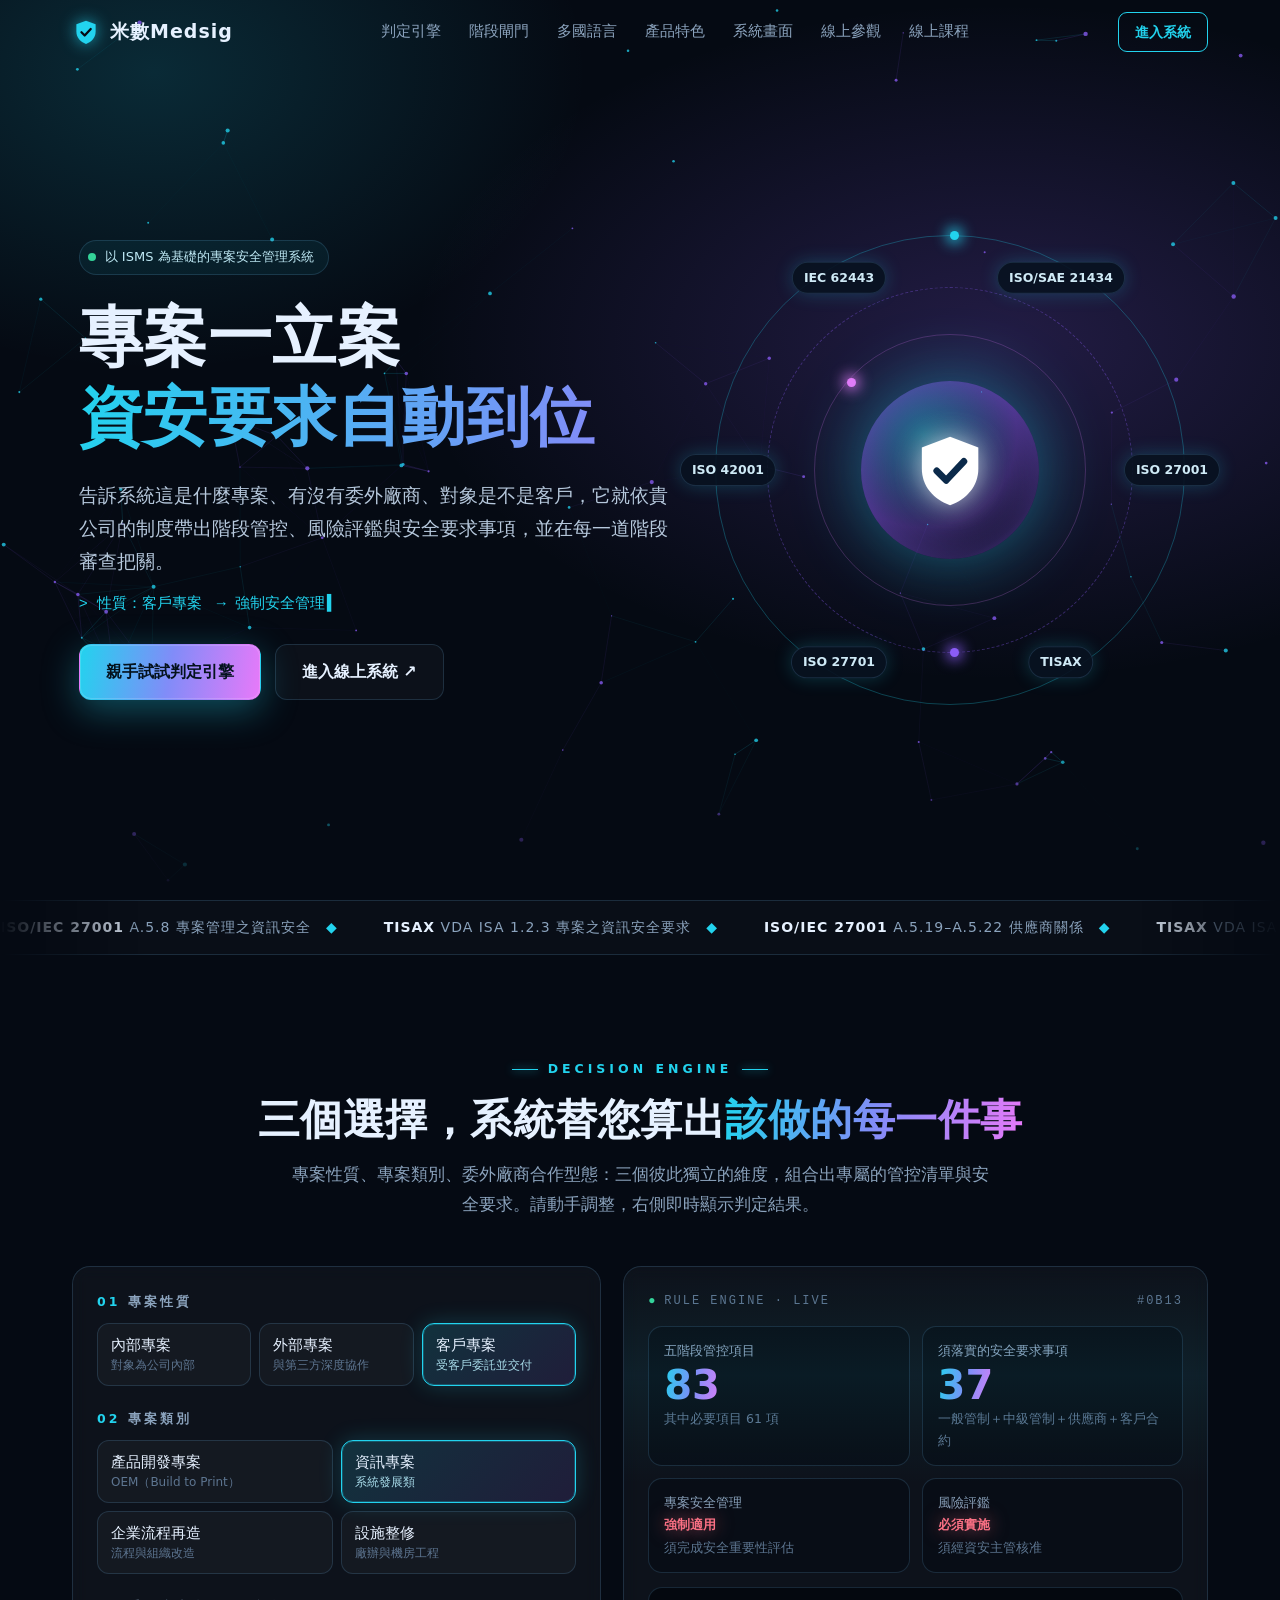
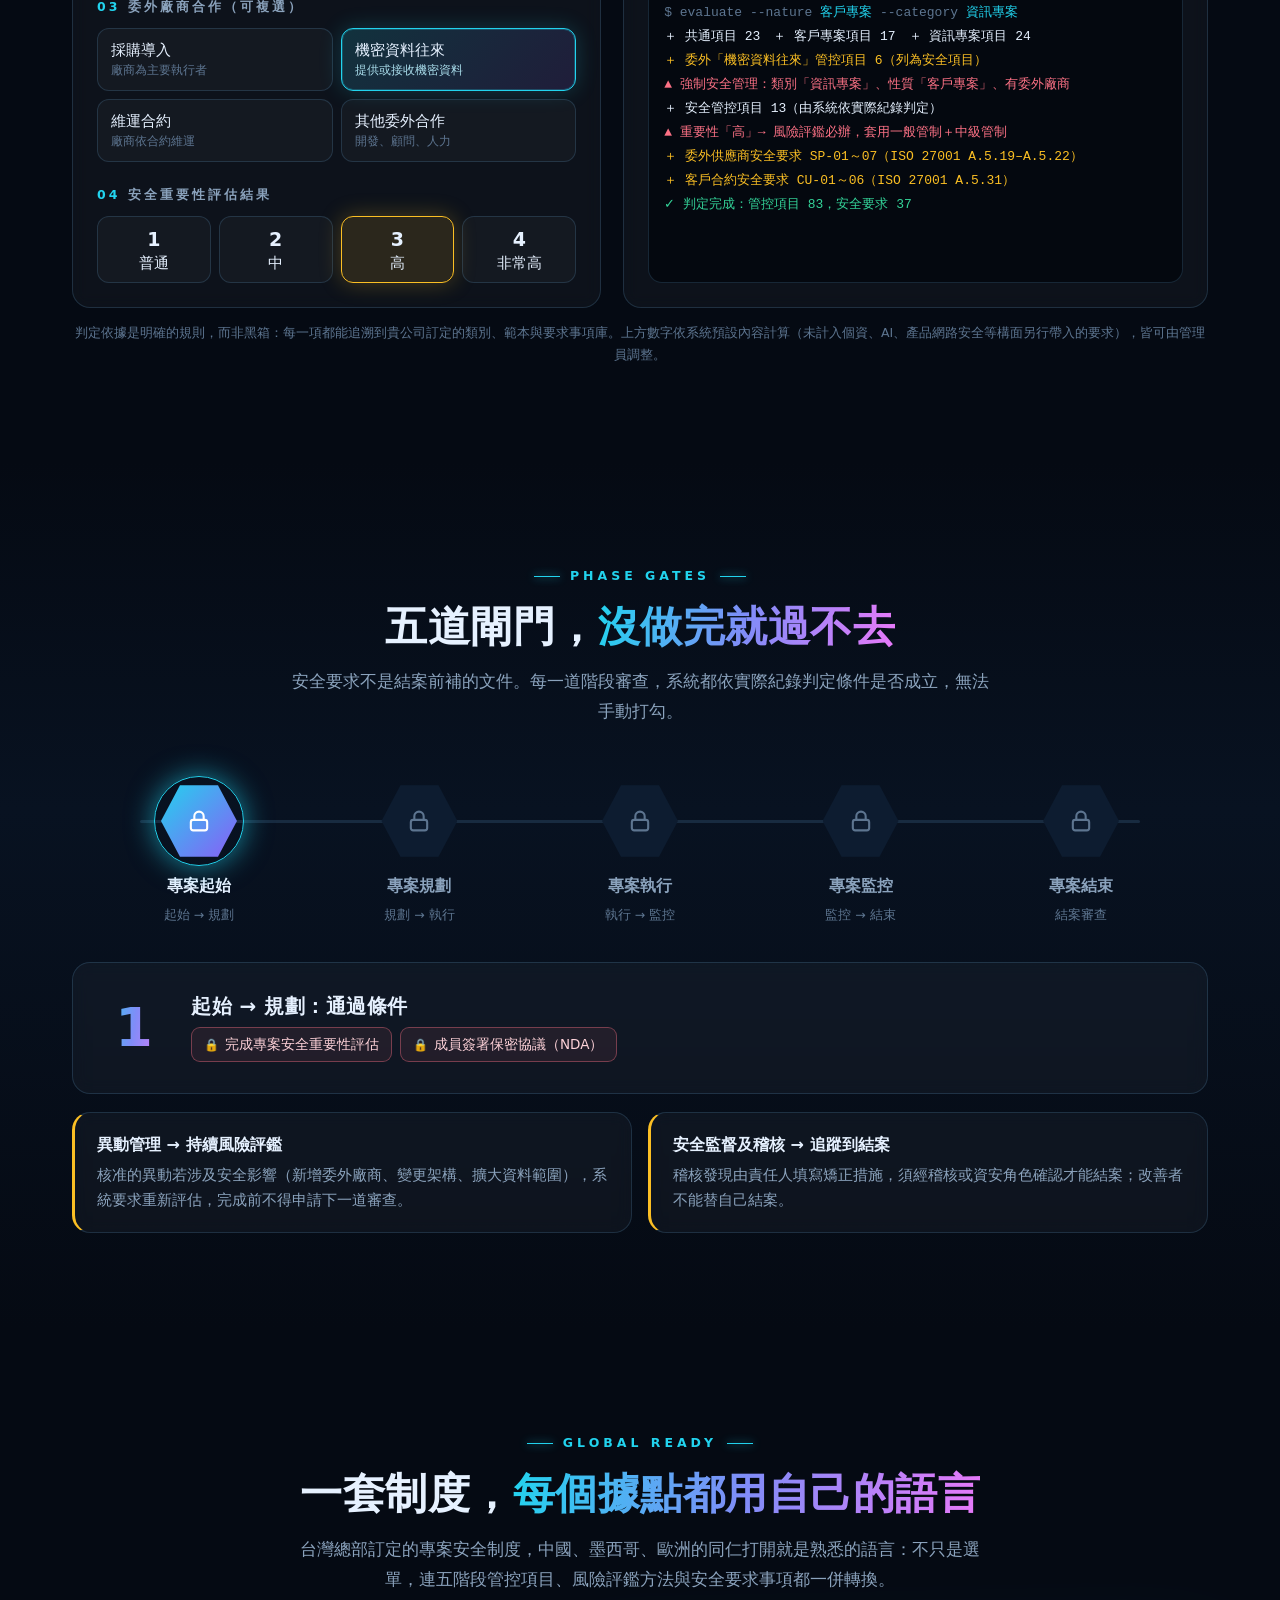
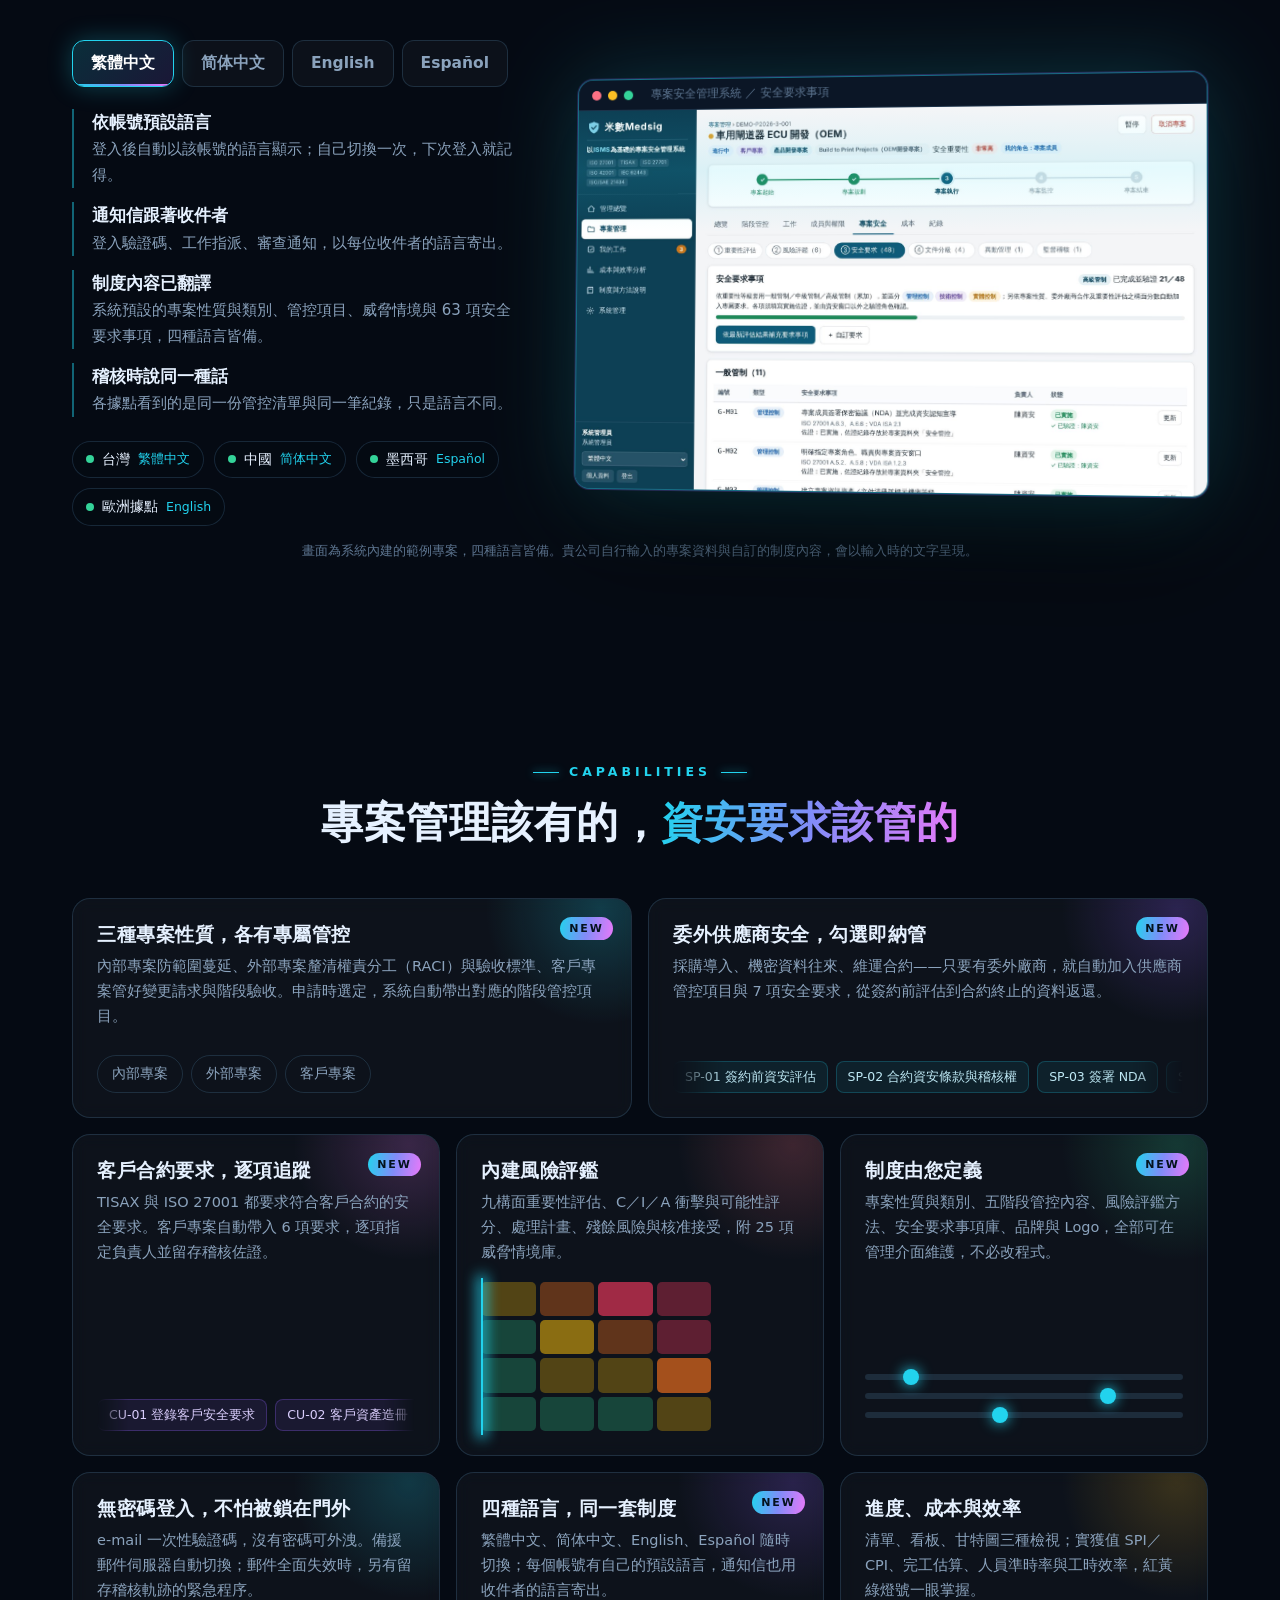
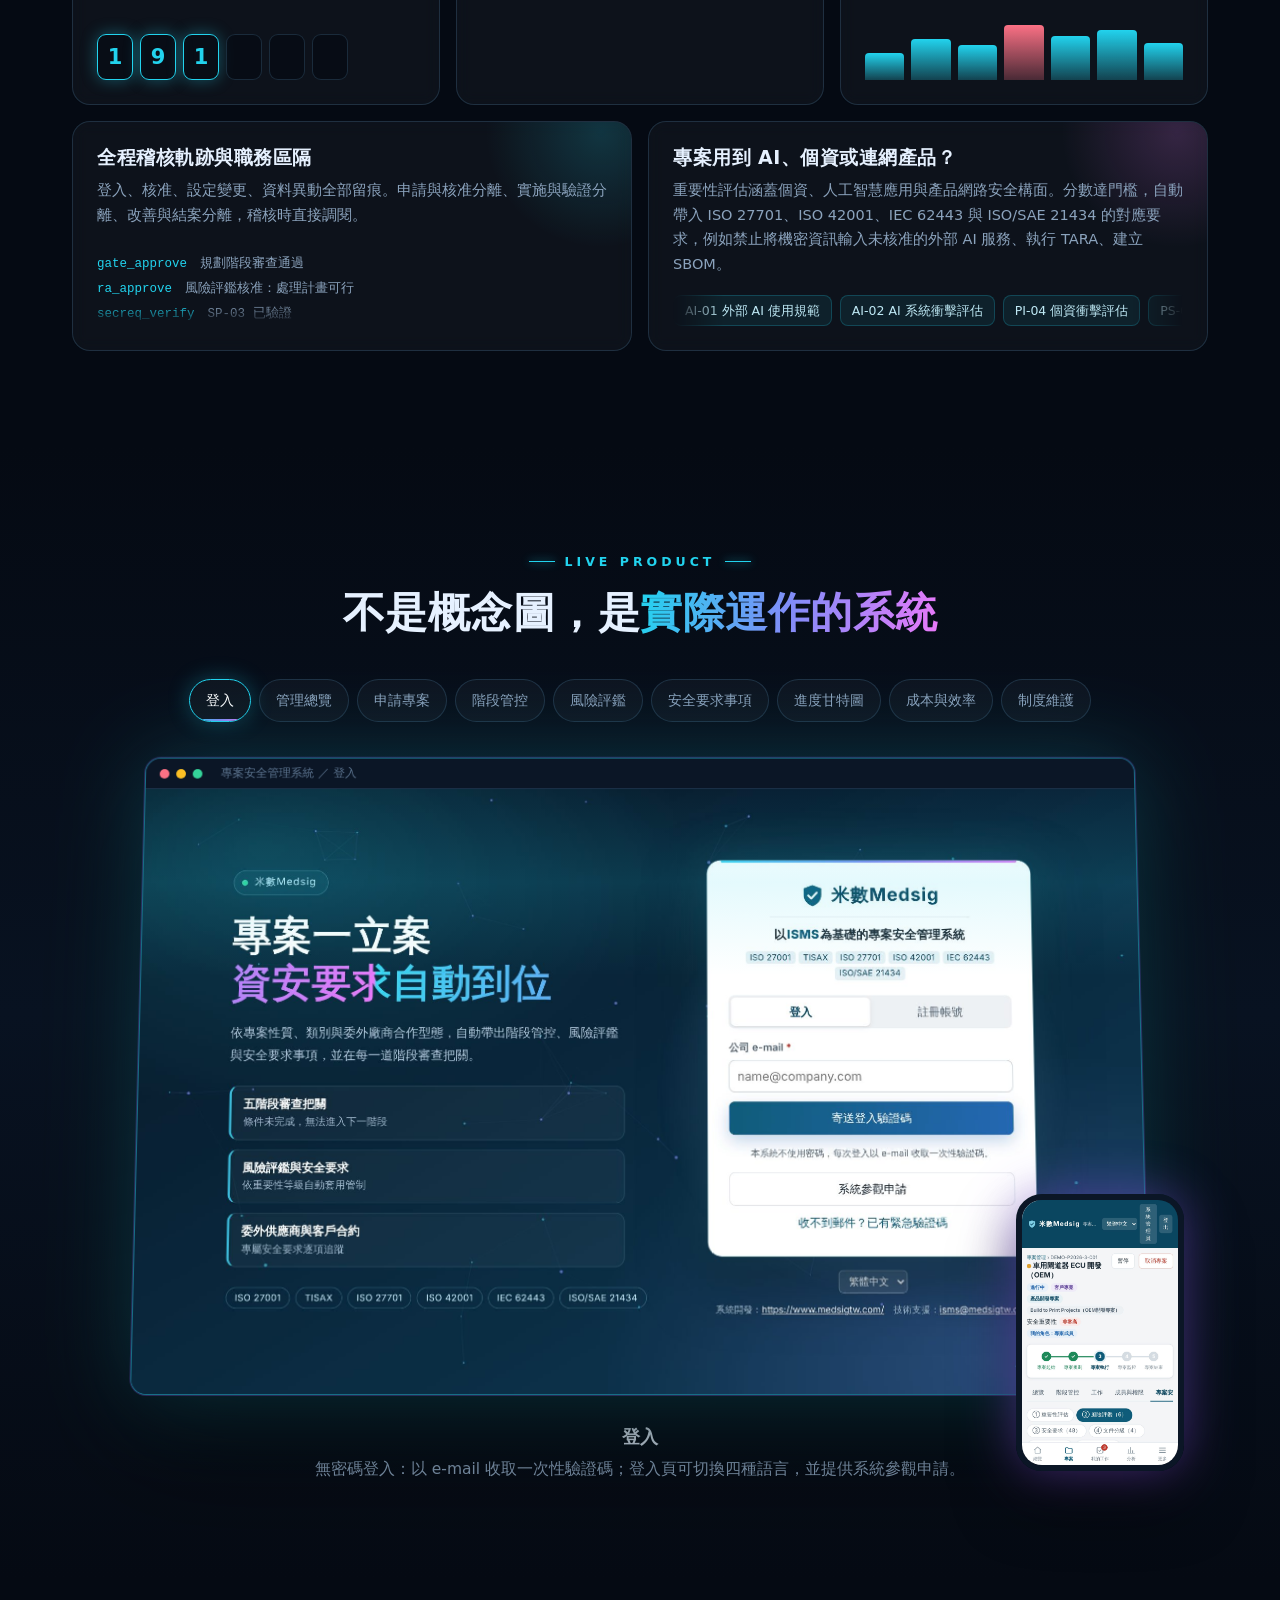
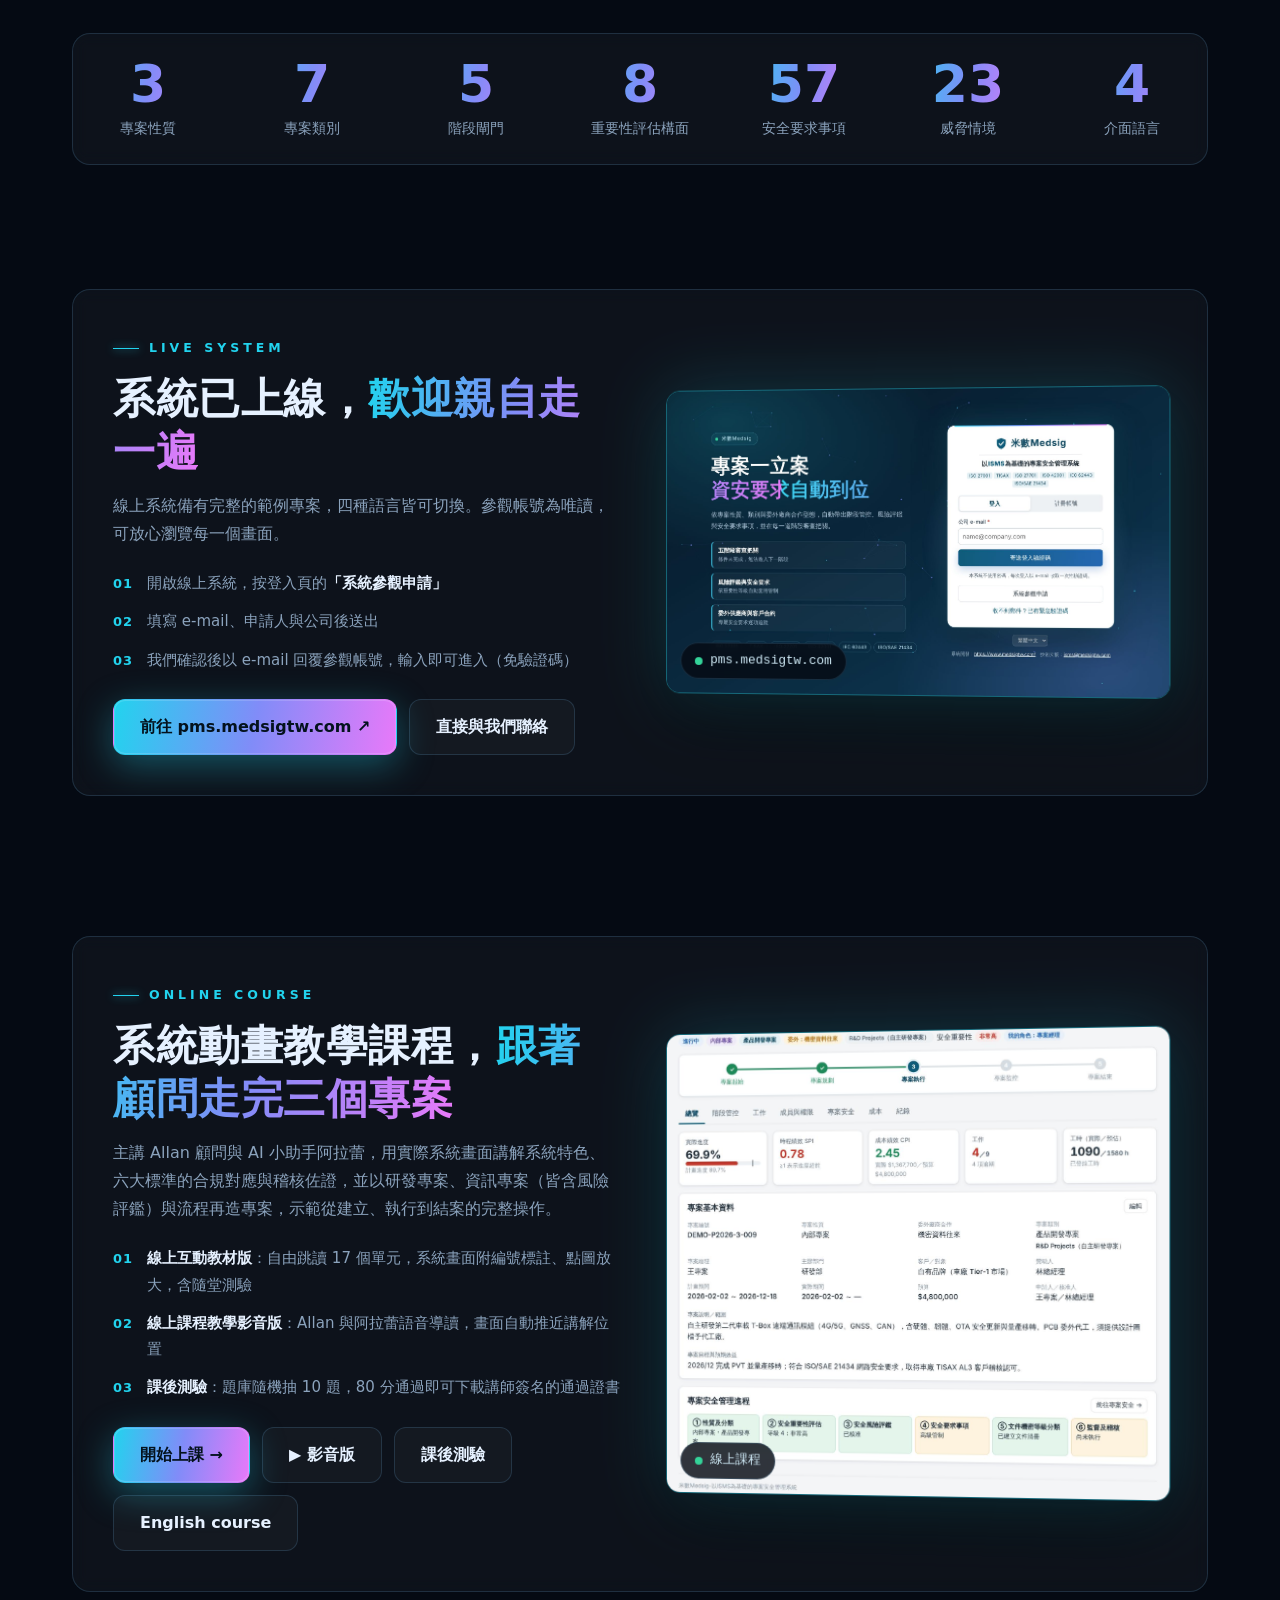
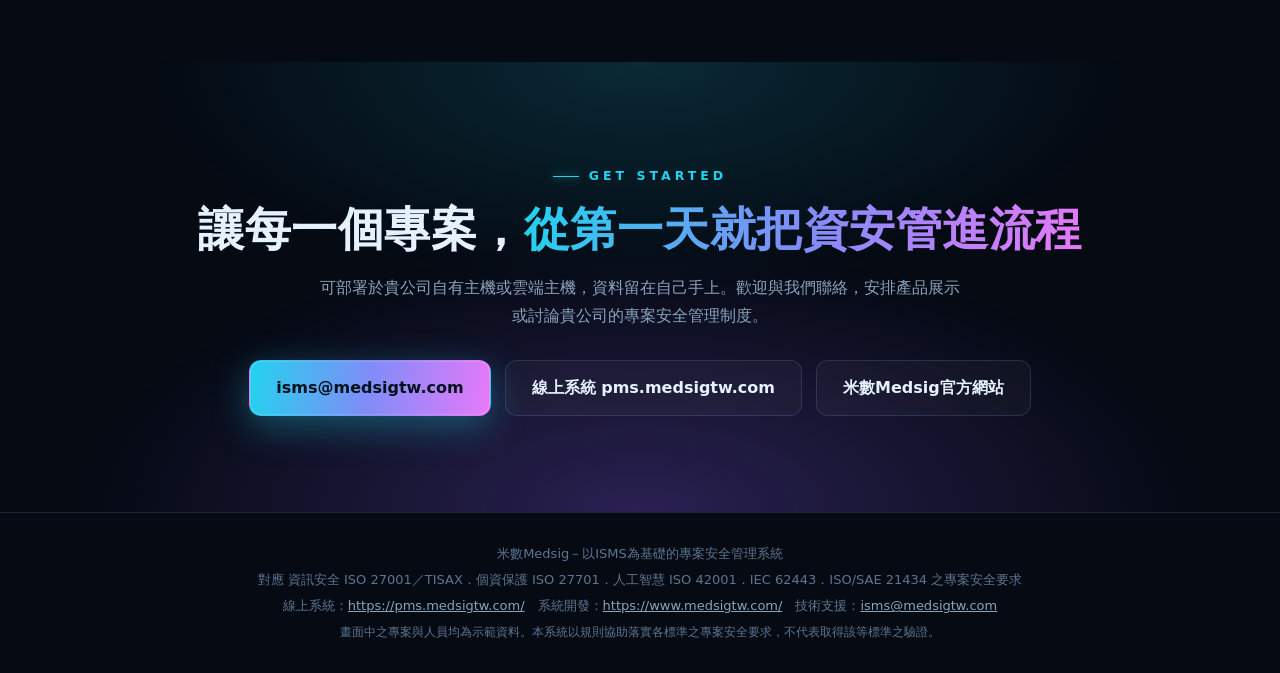
<file: index.html>
<!doctype html>
<html lang="zh-Hant">
<head>
<meta charset="utf-8">
<meta name="viewport" content="width=device-width, initial-scale=1">
<title>米數Medsig｜以ISMS為基礎的專案安全管理系統</title>
<meta name="description" content="專案一立案，資安要求自動到位。依專案性質、類別與委外型態，自動帶出階段管控、風險評鑑與安全要求事項，並以階段審查把關。繁體中文、简体中文、English、Español 四種語言，跨國據點共用一套制度。對應 ISO 27001、TISAX、ISO 27701、ISO 42001、IEC 62443、ISO/SAE 21434 之專案安全要求。">
<meta name="theme-color" content="#050a13">
<meta property="og:title" content="米數Medsig｜以ISMS為基礎的專案安全管理系統">
<meta property="og:description" content="專案一立案，資安要求自動到位。">
<meta property="og:image" content="img/dashboard.jpg">
<meta property="og:url" content="https://pms.medsigtw.com/">
<link rel="icon" href="favicon.svg" type="image/svg+xml">
<style>
:root {
  --bg: #050a13; --bg2: #081221; --tx: #e6f1ff; --mut: #8ba3bd; --dim: #5d7590;
  --cy: #22d3ee; --vi: #8b5cf6; --mg: #e879f9; --gr: #34d399; --am: #fbbf24; --rd: #fb7185;
  --line: rgba(120, 200, 255, .16); --glass: rgba(255, 255, 255, .035); --max: 1180px;
  --grad: linear-gradient(100deg, #22d3ee 0%, #818cf8 50%, #e879f9 100%);
}
* { box-sizing: border-box; }
html { scroll-behavior: smooth; -webkit-text-size-adjust: 100%; }
body { margin: 0; background: var(--bg); color: var(--tx); font: 16px/1.75 "Noto Sans TC", "PingFang TC", "Microsoft JhengHei", system-ui, -apple-system, "Segoe UI", sans-serif; overflow-x: hidden; }
h1, h2, h3, h4, p { margin: 0; } h1, h2, h3 { line-height: 1.25; letter-spacing: .5px; }
a { color: inherit; text-decoration: none; } img { max-width: 100%; height: auto; display: block; }
button { font: inherit; color: inherit; cursor: pointer; }
.mono { font-family: ui-monospace, "SF Mono", "Cascadia Code", Menlo, Consolas, monospace; }
.wrap { max-width: var(--max); margin: 0 auto; padding: 0 22px; position: relative; }
section { padding: 96px 0; position: relative; }
.grad { background: var(--grad); -webkit-background-clip: text; background-clip: text; color: transparent; }
.eyebrow { display: inline-flex; align-items: center; gap: 10px; font-size: 12.5px; letter-spacing: 4px; color: var(--cy); font-weight: 700; text-transform: uppercase; margin-bottom: 14px; }
.eyebrow::before { content: ""; width: 26px; height: 1px; background: var(--cy); box-shadow: 0 0 8px var(--cy); }
h2 { font-size: clamp(27px, 3.8vw, 42px); }
.lead { color: var(--mut); font-size: 17px; max-width: 700px; margin-top: 14px; }
.center { text-align: center; } .center .lead { margin-left: auto; margin-right: auto; } .center .eyebrow::after { content: ""; width: 26px; height: 1px; background: var(--cy); box-shadow: 0 0 8px var(--cy); }
.rv { opacity: 0; transform: translateY(30px); transition: opacity .8s cubic-bezier(.2, .7, .2, 1), transform .8s cubic-bezier(.2, .7, .2, 1); transition-delay: var(--d, 0s); }
.rv.in { opacity: 1; transform: none; }
.glass { background: var(--glass); border: 1px solid var(--line); border-radius: 18px; backdrop-filter: blur(8px); -webkit-backdrop-filter: blur(8px); }
.btn { display: inline-flex; align-items: center; gap: 8px; padding: 13px 26px; border-radius: 12px; font-weight: 700; font-size: 16px; border: 1px solid transparent; transition: transform .2s, box-shadow .2s, background .2s; }
.btn.pri { background: var(--grad); color: #04121d; box-shadow: 0 0 0 1px rgba(255, 255, 255, .15) inset, 0 10px 36px rgba(34, 211, 238, .35); }
.btn.pri:hover { transform: translateY(-2px); box-shadow: 0 0 0 1px rgba(255, 255, 255, .25) inset, 0 14px 44px rgba(139, 92, 246, .5); }
.btn.ghost { border-color: var(--line); background: rgba(255, 255, 255, .03); } .btn.ghost:hover { border-color: var(--cy); box-shadow: 0 0 22px rgba(34, 211, 238, .25); }

/* 導覽 */
nav { position: fixed; inset: 0 0 auto 0; z-index: 60; transition: background .3s, border-color .3s; border-bottom: 1px solid transparent; }
nav.solid { background: rgba(5, 10, 19, .82); backdrop-filter: blur(12px); -webkit-backdrop-filter: blur(12px); border-color: var(--line); }
nav .wrap { display: flex; align-items: center; justify-content: space-between; height: 64px; }
.logo { display: flex; align-items: center; gap: 10px; font-weight: 700; font-size: 19px; letter-spacing: 1px; }
.logo svg { width: 28px; height: 28px; filter: drop-shadow(0 0 8px rgba(34, 211, 238, .7)); }
nav ul { display: flex; gap: 28px; list-style: none; margin: 0; padding: 0; font-size: 14.5px; color: var(--mut); }
nav ul a:hover { color: var(--tx); }
nav .cta { padding: 7px 16px; border-radius: 9px; font-size: 14px; font-weight: 700; border: 1px solid var(--cy); color: var(--cy); } nav .cta:hover { background: rgba(34, 211, 238, .12); }

/* Hero */
.hero { min-height: 100vh; min-height: 100svh; display: flex; align-items: center; padding: 110px 0 70px; overflow: hidden; background: radial-gradient(900px 520px at 78% 38%, rgba(139, 92, 246, .22), transparent 65%), radial-gradient(700px 480px at 12% 8%, rgba(34, 211, 238, .16), transparent 62%), var(--bg); }
#net { position: absolute; inset: 0; width: 100%; height: 100%; opacity: .9; }
.hero::after { content: ""; position: absolute; inset: auto 0 0 0; height: 160px; background: linear-gradient(transparent, var(--bg)); pointer-events: none; }
.hero-grid { display: grid; grid-template-columns: 1.08fr .92fr; gap: 30px; align-items: center; }
.tag { display: inline-flex; align-items: center; gap: 9px; padding: 5px 14px 5px 8px; border-radius: 30px; border: 1px solid var(--line); background: rgba(34, 211, 238, .06); font-size: 13px; color: #bfe9f5; margin-bottom: 22px; }
.tag i { width: 8px; height: 8px; border-radius: 50%; background: var(--gr); box-shadow: 0 0 0 0 rgba(52, 211, 153, .7); animation: ping 1.8s infinite; }
@keyframes ping { 70% { box-shadow: 0 0 0 9px rgba(52, 211, 153, 0); } 100% { box-shadow: 0 0 0 0 rgba(52, 211, 153, 0); } }
.hero h1 { font-size: clamp(34px, 5.6vw, 64px); font-weight: 800; }
.hero h1 .grad { display: inline-block; background-size: 200% 100%; animation: shine 6s linear infinite; }
@keyframes shine { to { background-position: -200% 0; } }
.hero .sub { color: #b6c8dc; font-size: clamp(16px, 1.9vw, 19px); margin: 22px 0 14px; max-width: 590px; }
.typed { height: 30px; color: var(--cy); font-size: 15px; } .typed::after { content: "▍"; animation: blink 1s steps(1) infinite; margin-left: 2px; }
@keyframes blink { 50% { opacity: 0; } }
.hero .acts { display: flex; gap: 14px; flex-wrap: wrap; margin-top: 22px; }

/* 軌道核心 */
.core { position: relative; width: min(100%, 470px); aspect-ratio: 1; margin: 0 auto; }
.core .ring { position: absolute; inset: var(--i); border-radius: 50%; border: 1px solid rgba(34, 211, 238, .28); animation: spin var(--t) linear infinite; }
.core .ring:nth-child(2) { border-color: rgba(139, 92, 246, .35); border-style: dashed; animation-direction: reverse; }
.core .ring:nth-child(3) { border-color: rgba(232, 121, 249, .22); }
.core .ring::before { content: ""; position: absolute; top: -5px; left: 50%; width: 9px; height: 9px; border-radius: 50%; background: var(--cy); box-shadow: 0 0 14px 3px var(--cy); }
.core .ring:nth-child(2)::before { background: var(--vi); box-shadow: 0 0 14px 3px var(--vi); top: auto; bottom: -5px; }
.core .ring:nth-child(3)::before { background: var(--mg); box-shadow: 0 0 14px 3px var(--mg); left: 12%; top: 16%; }
@keyframes spin { to { transform: rotate(360deg); } }
.core .heart { position: absolute; inset: 31%; border-radius: 50%; display: grid; place-items: center; background: radial-gradient(circle at 35% 30%, rgba(34, 211, 238, .45), rgba(139, 92, 246, .28) 55%, rgba(5, 10, 19, .2) 75%); box-shadow: 0 0 70px rgba(34, 211, 238, .45), inset 0 0 40px rgba(139, 92, 246, .5); animation: breathe 4s ease-in-out infinite; }
@keyframes breathe { 50% { transform: scale(1.06); box-shadow: 0 0 110px rgba(139, 92, 246, .55), inset 0 0 50px rgba(34, 211, 238, .5); } }
.core .heart svg { width: 46%; filter: drop-shadow(0 0 14px rgba(255, 255, 255, .7)); }
.core .pulse { position: absolute; inset: 31%; border-radius: 50%; border: 1px solid var(--cy); animation: wave 3.2s ease-out infinite; opacity: 0; } .core .pulse.b { animation-delay: 1.6s; }
@keyframes wave { 0% { transform: scale(1); opacity: .7; } 100% { transform: scale(2.7); opacity: 0; } }
.sat { position: absolute; left: 50%; top: 50%; width: 0; height: 0; animation: spin 46s linear infinite; }
.sat span { position: absolute; transform: rotate(var(--a)) translateX(var(--r)) rotate(calc(-1 * var(--a))); }
.sat b { display: block; transform: translate(-50%, -50%); white-space: nowrap; font-size: 12.5px; font-weight: 700; padding: 4px 11px; border-radius: 20px; background: rgba(8, 18, 33, .9); border: 1px solid var(--line); color: #cfeaf6; box-shadow: 0 0 18px rgba(34, 211, 238, .22); animation: unspin 46s linear infinite; }
@keyframes unspin { to { transform: translate(-50%, -50%) rotate(-360deg); } }

/* 滾動的標準列 */
.marq { border-block: 1px solid var(--line); background: rgba(255, 255, 255, .02); overflow: hidden; padding: 14px 0; mask-image: linear-gradient(90deg, transparent, #000 12%, #000 88%, transparent); -webkit-mask-image: linear-gradient(90deg, transparent, #000 12%, #000 88%, transparent); }
.marq div { display: flex; gap: 46px; width: max-content; animation: slide 38s linear infinite; color: var(--mut); font-size: 14px; letter-spacing: 1px; white-space: nowrap; }
.marq b { color: var(--tx); } .marq i { color: var(--cy); font-style: normal; }
@keyframes slide { to { transform: translateX(-50%); } }

/* 判定引擎 */
.engine { display: grid; grid-template-columns: .95fr 1.05fr; gap: 22px; margin-top: 46px; align-items: stretch; }
.panel { padding: 24px; }
.panel h4 { font-size: 12.5px; letter-spacing: 3px; color: var(--mut); font-weight: 700; margin: 0 0 10px; display: flex; align-items: center; gap: 8px; } .panel h4 b { color: var(--cy); }
.opts { display: grid; gap: 8px; margin-bottom: 22px; } .opts.c3 { grid-template-columns: repeat(3, 1fr); } .opts.c2 { grid-template-columns: repeat(2, 1fr); }
.opt { text-align: left; padding: 11px 13px; border-radius: 12px; border: 1px solid var(--line); background: rgba(255, 255, 255, .03); transition: all .2s; font-size: 14.5px; line-height: 1.4; }
.opt small { display: block; color: var(--dim); font-size: 12px; margin-top: 2px; }
.opt:hover { border-color: rgba(34, 211, 238, .5); }
.opt.on { border-color: var(--cy); background: linear-gradient(135deg, rgba(34, 211, 238, .16), rgba(139, 92, 246, .14)); box-shadow: 0 0 22px rgba(34, 211, 238, .2), inset 0 0 0 1px rgba(34, 211, 238, .25); } .opt.on small { color: #a9dcea; }
.lvl { display: grid; grid-template-columns: repeat(4, 1fr); gap: 8px; } .lvl .opt { text-align: center; padding: 9px 4px; } .lvl .opt b { display: block; font-size: 19px; }
.lvl .opt.on.l3 { border-color: var(--am); box-shadow: 0 0 22px rgba(251, 191, 36, .25); background: rgba(251, 191, 36, .12); } .lvl .opt.on.l4 { border-color: var(--rd); box-shadow: 0 0 22px rgba(251, 113, 133, .28); background: rgba(251, 113, 133, .12); }
.hud { position: relative; overflow: hidden; display: flex; flex-direction: column; }
.hud::before { content: ""; position: absolute; inset: 0; background: linear-gradient(transparent 0, rgba(34, 211, 238, .07) 50%, transparent 100%); height: 34%; animation: scan 4.2s linear infinite; pointer-events: none; }
@keyframes scan { from { transform: translateY(-110%); } to { transform: translateY(330%); } }
.hud-top { display: flex; align-items: center; justify-content: space-between; font-size: 12px; letter-spacing: 2px; color: var(--dim); margin-bottom: 14px; }
.hud-top span:first-child::before { content: "●"; color: var(--gr); margin-right: 7px; animation: blink 1.4s steps(1) infinite; }
.kp { display: grid; grid-template-columns: repeat(2, 1fr); gap: 12px; }
.k { border: 1px solid var(--line); border-radius: 14px; padding: 13px 15px; background: rgba(5, 10, 19, .5); }
.k span { font-size: 12.5px; color: var(--mut); display: block; } .k b { font-size: clamp(28px, 3.6vw, 40px); line-height: 1.15; font-variant-numeric: tabular-nums; } .k small { color: var(--dim); font-size: 12.5px; display: block; min-height: 20px; }
.k.flag b { font-size: 21px; line-height: 1.9; } .k .yes { color: var(--rd); text-shadow: 0 0 18px rgba(251, 113, 133, .6); } .k .no { color: var(--gr); } .k .warn { color: var(--am); text-shadow: 0 0 18px rgba(251, 191, 36, .5); }
.trace { margin-top: 14px; border: 1px solid var(--line); border-radius: 14px; background: rgba(2, 6, 12, .7); padding: 13px 15px; font-size: 13px; line-height: 1.85; flex: 1; min-height: 196px; }
.trace div { opacity: 0; transform: translateX(-8px); animation: tin .35s forwards; animation-delay: calc(var(--n) * 90ms); white-space: pre-wrap; }
@keyframes tin { to { opacity: 1; transform: none; } }
.trace .c { color: var(--dim); } .trace .o { color: var(--gr); } .trace .w { color: var(--am); } .trace .r { color: var(--rd); } .trace em { color: var(--cy); font-style: normal; }
.note { color: var(--dim); font-size: 12.5px; margin-top: 14px; }

/* 管線與閘門 */
.pipe { margin-top: 56px; position: relative; padding: 0 2%; }
.rail { position: absolute; left: 6%; right: 6%; top: 37px; height: 3px; background: rgba(120, 200, 255, .14); border-radius: 3px; overflow: visible; }
.rail::before { content: ""; position: absolute; inset: 0 auto 0 0; width: var(--p, 0%); background: var(--grad); box-shadow: 0 0 16px var(--cy); border-radius: 3px; transition: width .9s cubic-bezier(.4, 0, .2, 1); }
.rail i { position: absolute; top: -4px; width: 11px; height: 11px; border-radius: 50%; background: #fff; box-shadow: 0 0 14px 4px var(--cy); animation: run 5.4s linear infinite; animation-delay: var(--dl); opacity: 0; }
@keyframes run { 0% { left: 0; opacity: 0; } 6% { opacity: 1; } 94% { opacity: 1; } 100% { left: 100%; opacity: 0; } }
.gates { display: grid; grid-template-columns: repeat(5, 1fr); gap: 12px; position: relative; }
.gate { text-align: center; cursor: pointer; }
.gate .hex { width: 76px; height: 76px; margin: 0 auto 14px; display: grid; place-items: center; position: relative; }
.gate .hex::before { content: ""; position: absolute; inset: 0; clip-path: polygon(25% 3%, 75% 3%, 100% 50%, 75% 97%, 25% 97%, 0 50%); background: #0d1c30; border: 0; transition: background .4s; }
.gate .hex::after { content: ""; position: absolute; inset: -7px; border-radius: 50%; border: 1px solid transparent; transition: all .4s; }
.gate .hex svg { position: relative; width: 28px; height: 28px; fill: none; stroke: var(--dim); stroke-width: 1.8; stroke-linecap: round; stroke-linejoin: round; transition: stroke .4s; }
.gate.done .hex::before { background: linear-gradient(135deg, rgba(34, 211, 238, .5), rgba(52, 211, 153, .45)); } .gate.done .hex svg { stroke: #eafff6; }
.gate.cur .hex::before { background: linear-gradient(135deg, #22d3ee, #8b5cf6); } .gate.cur .hex svg { stroke: #fff; }
.gate.cur .hex::after { border-color: var(--cy); box-shadow: 0 0 28px rgba(34, 211, 238, .6); animation: breathe 2s ease-in-out infinite; }
.gate b { display: block; font-size: 15.5px; color: var(--mut); transition: color .3s; } .gate.cur b, .gate.done b { color: var(--tx); }
.gate small { color: var(--dim); font-size: 12.5px; }
.gate-detail { margin-top: 34px; padding: 22px 26px; display: grid; grid-template-columns: auto 1fr; gap: 22px; align-items: center; min-height: 132px; }
.gate-detail .n { font-size: 54px; font-weight: 800; line-height: 1; width: 70px; text-align: center; }
.gate-detail h3 { font-size: 20px; margin-bottom: 8px; }
.conds { display: flex; flex-wrap: wrap; gap: 8px; }
.conds span { font-size: 13.5px; padding: 5px 12px; border-radius: 9px; border: 1px solid rgba(251, 113, 133, .4); background: rgba(251, 113, 133, .08); color: #ffd3da; animation: tin .4s both; animation-delay: calc(var(--n) * 110ms); }
.conds span::before { content: "🔒"; margin-right: 6px; font-size: 12px; }
.loops { display: grid; grid-template-columns: 1fr 1fr; gap: 16px; margin-top: 18px; }
.loops > div { padding: 18px 22px; border-left: 3px solid var(--am); } .loops b { display: block; font-size: 16px; margin-bottom: 4px; } .loops p { color: var(--mut); font-size: 14.5px; }

/* Bento 特色 */
.bento { display: grid; grid-template-columns: repeat(6, 1fr); gap: 16px; margin-top: 48px; }
.card { padding: 24px; position: relative; overflow: hidden; transition: transform .3s, border-color .3s, box-shadow .3s; min-height: 220px; display: flex; flex-direction: column; }
.card:hover { transform: translateY(-5px); border-color: rgba(34, 211, 238, .55); box-shadow: 0 18px 50px rgba(34, 211, 238, .13); }
.card::before { content: ""; position: absolute; width: 240px; height: 240px; right: -90px; top: -110px; border-radius: 50%; background: radial-gradient(circle, var(--glow, rgba(34, 211, 238, .2)), transparent 68%); pointer-events: none; }
.card h3 { font-size: 19px; margin-bottom: 8px; position: relative; } .card p { color: var(--mut); font-size: 14.5px; line-height: 1.7; position: relative; }
.card .viz { margin-top: auto; padding-top: 18px; position: relative; }
.s2 { grid-column: span 2; } .s3 { grid-column: span 3; } .s4 { grid-column: span 4; }
.new { position: absolute; top: 18px; right: 18px; font-size: 11px; letter-spacing: 2px; padding: 2px 9px; border-radius: 20px; background: var(--grad); color: #04121d; font-weight: 800; }
.pills { display: flex; gap: 8px; flex-wrap: wrap; } .pills span { padding: 6px 14px; border-radius: 20px; border: 1px solid var(--line); font-size: 13.5px; color: var(--mut); animation: cyc 6s infinite; animation-delay: calc(var(--n) * 2s); }
@keyframes cyc { 0%, 28% { border-color: var(--cy); color: #fff; background: rgba(34, 211, 238, .16); box-shadow: 0 0 18px rgba(34, 211, 238, .3); } 34%, 100% { border-color: var(--line); color: var(--mut); background: none; box-shadow: none; } }
.chips { overflow: hidden; mask-image: linear-gradient(90deg, transparent, #000 10%, #000 90%, transparent); -webkit-mask-image: linear-gradient(90deg, transparent, #000 10%, #000 90%, transparent); }
.chips div { display: flex; gap: 8px; width: max-content; animation: slide 26s linear infinite; } .chips div.rev { animation-direction: reverse; margin-top: 8px; }
.chips span { font-size: 12.5px; padding: 4px 11px; border-radius: 8px; background: rgba(34, 211, 238, .08); border: 1px solid rgba(34, 211, 238, .22); color: #bfe9f5; white-space: nowrap; } .chips .v span { background: rgba(139, 92, 246, .1); border-color: rgba(139, 92, 246, .3); color: #d9cdfc; }
.mini-mx { display: grid; grid-template-columns: repeat(4, 1fr); gap: 4px; position: relative; max-width: 230px; }
.mini-mx i { aspect-ratio: 1.6; border-radius: 5px; opacity: .55; } .mini-mx i.h { opacity: 1; animation: hot 2.4s ease-in-out infinite; }
@keyframes hot { 50% { box-shadow: 0 0 18px 2px currentColor; transform: scale(1.08); } }
.m1 { background: #1f6f55; color: #34d399; } .m2 { background: #8a6d12; color: #fbbf24; } .m3 { background: #a4501c; color: #fb923c; } .m4 { background: #a02a45; color: #fb7185; }
.mini-mx::after { content: ""; position: absolute; inset: -4px auto -4px 0; width: 2px; background: var(--cy); box-shadow: 0 0 14px 3px var(--cy); animation: sweep 3.4s ease-in-out infinite alternate; }
@keyframes sweep { to { left: 100%; } }
.sliders div { height: 6px; border-radius: 4px; background: rgba(120, 200, 255, .14); margin: 13px 0; position: relative; }
.sliders div::after { content: ""; position: absolute; top: -5px; width: 16px; height: 16px; border-radius: 50%; background: var(--cy); box-shadow: 0 0 14px var(--cy); animation: knob 5s ease-in-out infinite alternate; animation-delay: var(--dl); left: var(--from); }
@keyframes knob { to { left: var(--to); } }
.otp { display: flex; gap: 7px; } .otp i { width: 36px; height: 46px; border-radius: 9px; border: 1px solid var(--line); display: grid; place-items: center; font-style: normal; font-size: 21px; font-weight: 800; color: var(--cy); background: rgba(5, 10, 19, .6); transition: all .2s; } .otp i.f { border-color: var(--cy); box-shadow: 0 0 16px rgba(34, 211, 238, .35); }
.logs { font-size: 12.5px; color: var(--mut); height: 92px; overflow: hidden; mask-image: linear-gradient(transparent, #000 25%, #000 75%, transparent); -webkit-mask-image: linear-gradient(transparent, #000 25%, #000 75%, transparent); }
.logs div { animation: up 12s linear infinite; } .logs p { margin: 0; line-height: 2; white-space: nowrap; overflow: hidden; text-overflow: ellipsis; font-size: 12.5px; } .logs em { color: var(--cy); font-style: normal; }
@keyframes up { to { transform: translateY(-50%); } }
.bars { display: flex; align-items: flex-end; gap: 7px; height: 78px; } .bars i { flex: 1; border-radius: 4px 4px 0 0; background: linear-gradient(to top, rgba(34, 211, 238, .25), var(--cy)); height: var(--h); transform-origin: bottom; animation: grow 3s ease-in-out infinite alternate; animation-delay: var(--dl); } .bars i.o { background: linear-gradient(to top, rgba(251, 113, 133, .25), var(--rd)); }
@keyframes grow { from { transform: scaleY(.55); } }
.hello { position: relative; height: 40px; } .hello span { position: absolute; left: 0; bottom: 0; font-size: 21px; font-weight: 800; background: var(--grad); -webkit-background-clip: text; background-clip: text; color: transparent; opacity: 0; animation: hello 10s infinite; animation-delay: calc(var(--n) * 2.5s); white-space: nowrap; }
@keyframes hello { 0% { opacity: 0; transform: translateY(12px); filter: blur(6px); } 4%, 22% { opacity: 1; transform: none; filter: none; } 26%, 100% { opacity: 0; transform: translateY(-12px); filter: blur(6px); } }
.glob { display: grid; grid-template-columns: .82fr 1.18fr; gap: 34px; align-items: center; margin-top: 46px; }
.glob .holo { max-width: none; margin: 0; } .glob .holo .frame { transform: rotateY(-7deg) rotateX(2deg); transform-origin: 100% 50%; }
.langs { display: flex; flex-wrap: wrap; gap: 8px; margin-bottom: 22px; }
.langs button { padding: 9px 18px; border-radius: 12px; border: 1px solid var(--line); background: rgba(255, 255, 255, .03); font-size: 15.5px; font-weight: 700; color: var(--mut); position: relative; overflow: hidden; transition: all .25s; }
.langs button.on { color: #fff; border-color: var(--cy); background: linear-gradient(135deg, rgba(34, 211, 238, .18), rgba(139, 92, 246, .16)); box-shadow: 0 0 24px rgba(34, 211, 238, .28); }
.langs button.on::after { content: ""; position: absolute; left: 0; bottom: 0; height: 2px; background: var(--grad); animation: prog 3.6s linear forwards; }
.gpts { list-style: none; margin: 0; padding: 0; display: grid; gap: 14px; } .gpts li { padding-left: 18px; border-left: 2px solid rgba(34, 211, 238, .45); color: var(--mut); font-size: 15px; line-height: 1.7; } .gpts b { display: block; color: var(--tx); font-size: 16.5px; }
.sites { display: flex; flex-wrap: wrap; gap: 10px; margin-top: 24px; } .sites span { display: inline-flex; align-items: center; gap: 8px; padding: 6px 13px; border-radius: 30px; border: 1px solid var(--line); font-size: 13.5px; background: rgba(5, 10, 19, .5); } .sites small { color: var(--cy); font-size: 12.5px; }
.sites i { width: 8px; height: 8px; border-radius: 50%; background: var(--gr); animation: ping 2.4s infinite; animation-delay: calc(var(--n) * .6s); }

/* 畫面展示 */
.tabs { display: flex; gap: 8px; flex-wrap: wrap; justify-content: center; margin: 40px 0 22px; }
.tabs button { padding: 8px 16px; border-radius: 30px; border: 1px solid var(--line); background: rgba(255, 255, 255, .03); font-size: 14px; color: var(--mut); position: relative; overflow: hidden; transition: all .25s; }
.tabs button.on { color: #fff; border-color: var(--cy); box-shadow: 0 0 22px rgba(34, 211, 238, .28); }
.tabs button.on::after { content: ""; position: absolute; left: 0; bottom: 0; height: 2px; background: var(--grad); animation: prog 6s linear forwards; }
@keyframes prog { from { width: 0; } to { width: 100%; } }
.holo { position: relative; max-width: 1020px; margin: 0 auto; perspective: 1800px; }
.holo .frame { border-radius: 16px; overflow: hidden; border: 1px solid rgba(34, 211, 238, .45); box-shadow: 0 0 0 1px rgba(139, 92, 246, .25), 0 0 90px rgba(34, 211, 238, .22), 0 50px 120px rgba(0, 0, 0, .6); transform: rotateX(5deg); transform-origin: 50% 100%; position: relative; background: #0d1c30; }
.holo .bar { height: 32px; background: #0b1626; display: flex; align-items: center; gap: 7px; padding: 0 14px; border-bottom: 1px solid var(--line); }
.holo .bar i { width: 10px; height: 10px; border-radius: 50%; background: #fb7185; } .holo .bar i:nth-child(2) { background: #fbbf24; } .holo .bar i:nth-child(3) { background: #34d399; }
.holo .bar span { margin-left: 12px; font-size: 12px; color: var(--dim); }
.holo .shotbox { position: relative; aspect-ratio: 1980 / 1200; }
.holo img { position: absolute; inset: 0; width: 100%; height: 100%; object-fit: cover; object-position: top; opacity: 0; transition: opacity .6s; } .holo img.on { opacity: 1; }
.holo .frame::after { content: ""; position: absolute; inset: 32px 0 0 0; background: linear-gradient(transparent, rgba(34, 211, 238, .12), transparent); height: 30%; animation: scan 5s linear infinite; pointer-events: none; }
.holo .cap { text-align: center; color: var(--mut); margin-top: 26px; font-size: 15.5px; min-height: 56px; max-width: 760px; margin-inline: auto; } .holo .cap b { color: var(--tx); display: block; font-size: 18px; margin-bottom: 4px; }
.holo .ph { position: absolute; right: -34px; bottom: 12px; width: 168px; border-radius: 26px; border: 6px solid #0b1626; overflow: hidden; box-shadow: 0 0 50px rgba(139, 92, 246, .45), 0 30px 60px rgba(0, 0, 0, .6); animation: floaty 6s ease-in-out infinite; z-index: 2; }
@keyframes floaty { 50% { transform: translateY(-14px); } }

.tour { display: grid; grid-template-columns: 1fr 1fr; gap: 40px; align-items: center; padding: 40px; overflow: hidden; }
.tour .lead { font-size: 16px; } .tour .acts { display: flex; gap: 12px; flex-wrap: wrap; margin-top: 26px; }
.steps { list-style: none; margin: 22px 0 0; padding: 0; display: grid; gap: 12px; }
.steps li { display: flex; gap: 14px; align-items: baseline; color: var(--mut); font-size: 15px; } .steps b { font-size: 13px; letter-spacing: 1px; color: var(--cy); flex: none; } .steps strong { color: var(--tx); }
.tourshot { position: relative; display: block; border-radius: 14px; overflow: hidden; border: 1px solid rgba(34, 211, 238, .45); box-shadow: 0 0 70px rgba(34, 211, 238, .2), 0 30px 70px rgba(0, 0, 0, .5); transform: perspective(1400px) rotateY(-6deg); transition: transform .5s, box-shadow .5s; }
.tourshot:hover { transform: perspective(1400px) rotateY(0deg) scale(1.02); box-shadow: 0 0 100px rgba(139, 92, 246, .35), 0 30px 70px rgba(0, 0, 0, .5); }
.tourshot .url { position: absolute; left: 14px; bottom: 14px; display: inline-flex; align-items: center; gap: 8px; padding: 6px 14px; border-radius: 30px; background: rgba(5, 10, 19, .82); border: 1px solid var(--line); font-size: 13px; color: #cfeaf6; backdrop-filter: blur(6px); -webkit-backdrop-filter: blur(6px); }
.tourshot .url i { width: 8px; height: 8px; border-radius: 50%; background: var(--gr); animation: ping 1.8s infinite; }
/* 數字 */
.nums { display: grid; grid-template-columns: repeat(7, 1fr); gap: 14px; text-align: center; }
.nums div { padding: 22px 8px; } .nums b { display: block; font-size: clamp(34px, 4.6vw, 52px); line-height: 1.1; font-variant-numeric: tabular-nums; } .nums span { color: var(--mut); font-size: 14px; }

/* CTA */
.final { text-align: center; overflow: hidden; background: radial-gradient(800px 380px at 50% 100%, rgba(139, 92, 246, .28), transparent 70%), radial-gradient(700px 320px at 50% 0%, rgba(34, 211, 238, .16), transparent 70%); }
.final h2 { font-size: clamp(28px, 4.4vw, 46px); } .final p { color: var(--mut); max-width: 640px; margin: 16px auto 30px; } .final .acts { display: flex; gap: 14px; justify-content: center; flex-wrap: wrap; }
footer { border-top: 1px solid var(--line); color: var(--dim); font-size: 13px; padding: 28px 0; text-align: center; line-height: 2; } footer a { color: var(--mut); text-decoration: underline; }

@media (max-width: 980px) {
  nav ul { display: none; } section { padding: 68px 0; }
  .hero-grid { grid-template-columns: 1fr; } .core { width: min(82vw, 360px); margin-top: 26px; } .sat b { font-size: 11px; padding: 3px 8px; }
  .engine { grid-template-columns: 1fr; }
  .rail { display: none; } .gates { grid-template-columns: repeat(5, 1fr); gap: 4px; } .gate .hex { width: 54px; height: 54px; } .gate .hex svg { width: 21px; height: 21px; } .gate b { font-size: 13px; } .gate small { display: none; }
  .gate-detail { grid-template-columns: 1fr; gap: 6px; } .gate-detail .n { text-align: left; font-size: 40px; } .loops { grid-template-columns: 1fr; }
  .bento { grid-template-columns: 1fr 1fr; } .s2, .s3, .s4 { grid-column: span 2; }
  .holo .ph { display: none; } .holo .frame { transform: none; }
  .nums { grid-template-columns: repeat(4, 1fr); }
  .glob { grid-template-columns: 1fr; } .tour { grid-template-columns: 1fr; padding: 26px 20px; gap: 26px; } .tourshot { transform: none; } .glob .holo .frame { transform: none; }
}
@media (max-width: 560px) {
  .opts.c3 { grid-template-columns: 1fr; } .kp { gap: 8px; } .k { padding: 11px 12px; }
  .bento { grid-template-columns: 1fr; } .s2, .s3, .s4 { grid-column: span 1; }
  .nums { grid-template-columns: repeat(2, 1fr); } .trace { font-size: 12px; }
  .hero { padding-top: 96px; }
}
@media (prefers-reduced-motion: reduce) {
  *, *::before, *::after { animation: none !important; transition: none !important; }
  .rv, .trace div, .conds span { opacity: 1; transform: none; } .hello span:first-child { opacity: 1; } html { scroll-behavior: auto; } .rail i { display: none; }
}
</style>
</head>
<body>

<nav id="nav"><div class="wrap">
  <a class="logo" href="#top"><svg viewBox="0 0 32 32" aria-hidden="true"><path d="M16 3l11 4.200v8.300c0 6.800-4.600 11.900-11 14.200C9.600 27.400 5 22.300 5 15.500V7.200z" fill="#22d3ee"/><path d="M10.800 16.300l3.700 3.700 6.900-7.400" fill="none" stroke="#050a13" stroke-width="2.600" stroke-linecap="round" stroke-linejoin="round"/></svg>米數Medsig</a>
  <ul><li><a href="#engine">判定引擎</a></li><li><a href="#flow">階段閘門</a></li><li><a href="#global">多國語言</a></li><li><a href="#features">產品特色</a></li><li><a href="#screens">系統畫面</a></li><li><a href="#tour">線上參觀</a></li><li><a href="#course">線上課程</a></li></ul>
  <a class="cta" href="https://pms.medsigtw.com/" target="_blank" rel="noopener">進入系統</a>
</div></nav>

<header class="hero" id="top">
  <canvas id="net" aria-hidden="true"></canvas>
  <div class="wrap"><div class="hero-grid">
    <div>
      <div class="tag"><i></i>以 ISMS 為基礎的專案安全管理系統</div>
      <h1>專案一立案<br><span class="grad">資安要求自動到位</span></h1>
      <p class="sub">告訴系統這是什麼專案、有沒有委外廠商、對象是不是客戶，它就依貴公司的制度帶出階段管控、風險評鑑與安全要求事項，並在每一道階段審查把關。</p>
      <div class="typed mono" id="typed" aria-hidden="true"></div>
      <div class="acts"><a class="btn pri" href="#engine">親手試試判定引擎</a><a class="btn ghost" href="https://pms.medsigtw.com/" target="_blank" rel="noopener">進入線上系統 ↗</a></div>
    </div>
    <div class="core" aria-hidden="true">
      <div class="ring" style="--i:0%;--t:38s"></div><div class="ring" style="--i:11%;--t:27s"></div><div class="ring" style="--i:21%;--t:19s"></div>
      <div class="pulse"></div><div class="pulse b"></div>
      <div class="heart"><svg viewBox="0 0 32 32"><path d="M16 3l11 4.200v8.300c0 6.800-4.600 11.900-11 14.200C9.600 27.400 5 22.300 5 15.500V7.200z" fill="#fff"/><path d="M10.800 16.300l3.700 3.700 6.900-7.400" fill="none" stroke="#0b2a4a" stroke-width="2.600" stroke-linecap="round" stroke-linejoin="round"/></svg></div>
      <div class="sat">
        <span style="--a:0deg;--r:clamp(120px,22vw,222px)"><b>ISO 27001</b></span><span style="--a:60deg;--r:clamp(120px,22vw,222px)"><b>TISAX</b></span><span style="--a:120deg;--r:clamp(120px,22vw,222px)"><b>ISO 27701</b></span>
        <span style="--a:180deg;--r:clamp(120px,22vw,222px)"><b>ISO 42001</b></span><span style="--a:240deg;--r:clamp(120px,22vw,222px)"><b>IEC 62443</b></span><span style="--a:300deg;--r:clamp(120px,22vw,222px)"><b>ISO/SAE 21434</b></span>
      </div>
    </div>
  </div></div>
</header>

<div class="marq" aria-hidden="true"><div id="marq"></div></div>

<section id="engine"><div class="wrap">
  <div class="center"><span class="eyebrow rv">Decision Engine</span>
  <h2 class="rv">三個選擇，系統替您算出<span class="grad">該做的每一件事</span></h2>
  <p class="lead rv">專案性質、專案類別、委外廠商合作型態：三個彼此獨立的維度，組合出專屬的管控清單與安全要求。請動手調整，右側即時顯示判定結果。</p></div>
  <div class="engine">
    <div class="panel glass rv">
      <h4><b>01</b> 專案性質</h4><div class="opts c3" id="oNature"></div>
      <h4><b>02</b> 專案類別</h4><div class="opts c2" id="oCat"></div>
      <h4><b>03</b> 委外廠商合作（可複選）</h4><div class="opts c2" id="oSup"></div>
      <h4><b>04</b> 安全重要性評估結果</h4><div class="lvl" id="oLvl"></div>
    </div>
    <div class="panel glass hud rv" style="--d:.1s">
      <div class="hud-top mono"><span>RULE ENGINE · LIVE</span><span id="sig"></span></div>
      <div class="kp">
        <div class="k"><span>五階段管控項目</span><b class="grad" id="kItems">0</b><small id="kItemsS"></small></div>
        <div class="k"><span>須落實的安全要求事項</span><b class="grad" id="kReqs">0</b><small id="kReqsS"></small></div>
        <div class="k flag"><span>專案安全管理</span><b id="kSec"></b><small id="kSecS"></small></div>
        <div class="k flag"><span>風險評鑑</span><b id="kRa"></b><small id="kRaS"></small></div>
      </div>
      <div class="trace mono" id="trace" aria-live="polite"></div>
    </div>
  </div>
  <p class="note center rv">判定依據是明確的規則，而非黑箱：每一項都能追溯到貴公司訂定的類別、範本與要求事項庫。上方數字依系統預設內容計算（未計入個資、AI、產品網路安全等構面另行帶入的要求），皆可由管理員調整。</p>
</div></section>

<section id="flow" style="background:linear-gradient(var(--bg), var(--bg2) 40%, var(--bg))"><div class="wrap">
  <div class="center"><span class="eyebrow rv">Phase Gates</span>
  <h2 class="rv">五道閘門，<span class="grad">沒做完就過不去</span></h2>
  <p class="lead rv">安全要求不是結案前補的文件。每一道階段審查，系統都依實際紀錄判定條件是否成立，無法手動打勾。</p></div>
  <div class="pipe rv">
    <div class="rail" id="rail"><i style="--dl:0s"></i><i style="--dl:1.8s"></i><i style="--dl:3.6s"></i></div>
    <div class="gates" id="gates"></div>
  </div>
  <div class="gate-detail glass rv" id="gateDetail" aria-live="polite"></div>
  <div class="loops">
    <div class="glass rv"><b>異動管理 → 持續風險評鑑</b><p>核准的異動若涉及安全影響（新增委外廠商、變更架構、擴大資料範圍），系統要求重新評估，完成前不得申請下一道審查。</p></div>
    <div class="glass rv" style="--d:.1s"><b>安全監督及稽核 → 追蹤到結案</b><p>稽核發現由責任人填寫矯正措施，須經稽核或資安角色確認才能結案；改善者不能替自己結案。</p></div>
  </div>
</div></section>

<section id="global"><div class="wrap">
  <div class="center"><span class="eyebrow rv">Global Ready</span>
  <h2 class="rv">一套制度，<span class="grad">每個據點都用自己的語言</span></h2>
  <p class="lead rv">台灣總部訂定的專案安全制度，中國、墨西哥、歐洲的同仁打開就是熟悉的語言：不只是選單，連五階段管控項目、風險評鑑方法與安全要求事項都一併轉換。</p></div>
  <div class="glob">
    <div class="rv">
      <div class="langs" id="langs" role="tablist"></div>
      <ul class="gpts">
        <li><b>依帳號預設語言</b>登入後自動以該帳號的語言顯示；自己切換一次，下次登入就記得。</li>
        <li><b>通知信跟著收件者</b>登入驗證碼、工作指派、審查通知，以每位收件者的語言寄出。</li>
        <li><b>制度內容已翻譯</b>系統預設的專案性質與類別、管控項目、威脅情境與 63 項安全要求事項，四種語言皆備。</li>
        <li><b>稽核時說同一種話</b>各據點看到的是同一份管控清單與同一筆紀錄，只是語言不同。</li>
      </ul>
      <div class="sites" aria-hidden="true"><span style="--n:0"><i></i>台灣<small>繁體中文</small></span><span style="--n:1"><i></i>中國<small>简体中文</small></span><span style="--n:2"><i></i>墨西哥<small>Español</small></span><span style="--n:3"><i></i>歐洲據點<small>English</small></span></div>
    </div>
    <div class="holo rv" style="--d:.1s">
      <div class="frame"><div class="bar"><i></i><i></i><i></i><span id="langTitle"></span></div><div class="shotbox" id="langbox"></div></div>
    </div>
  </div>
  <p class="note center rv">畫面為系統內建的範例專案，四種語言皆備。貴公司自行輸入的專案資料與自訂的制度內容，會以輸入時的文字呈現。</p>
</div></section>

<section id="features"><div class="wrap">
  <div class="center"><span class="eyebrow rv">Capabilities</span>
  <h2 class="rv">專案管理該有的，<span class="grad">資安要求該管的</span></h2></div>
  <div class="bento">
    <div class="card glass s3 rv" style="--glow:rgba(34,211,238,.22)"><span class="new">NEW</span><h3>三種專案性質，各有專屬管控</h3>
      <p>內部專案防範圍蔓延、外部專案釐清權責分工（RACI）與驗收標準、客戶專案管好變更請求與階段驗收。申請時選定，系統自動帶出對應的階段管控項目。</p>
      <div class="viz pills"><span style="--n:0">內部專案</span><span style="--n:1">外部專案</span><span style="--n:2">客戶專案</span></div></div>
    <div class="card glass s3 rv" style="--d:.08s;--glow:rgba(139,92,246,.24)"><span class="new">NEW</span><h3>委外供應商安全，勾選即納管</h3>
      <p>採購導入、機密資料往來、維運合約——只要有委外廠商，就自動加入供應商管控項目與 7 項安全要求，從簽約前評估到合約終止的資料返還。</p>
      <div class="viz chips"><div><span>SP-01 簽約前資安評估</span><span>SP-02 合約資安條款與稽核權</span><span>SP-03 簽署 NDA</span><span>SP-04 加密傳輸與提供紀錄</span><span>SP-05 最小權限存取</span><span>SP-06 定期監督審查</span><span>SP-07 終止時返還銷毀</span><span>SP-01 簽約前資安評估</span><span>SP-02 合約資安條款與稽核權</span><span>SP-03 簽署 NDA</span><span>SP-04 加密傳輸與提供紀錄</span><span>SP-05 最小權限存取</span><span>SP-06 定期監督審查</span><span>SP-07 終止時返還銷毀</span></div></div></div>
    <div class="card glass s2 rv" style="--glow:rgba(232,121,249,.2)"><span class="new">NEW</span><h3>客戶合約要求，逐項追蹤</h3>
      <p>TISAX 與 ISO 27001 都要求符合客戶合約的安全要求。客戶專案自動帶入 6 項要求，逐項指定負責人並留存稽核佐證。</p>
      <div class="viz chips"><div class="v rev"><span>CU-01 登錄客戶安全要求</span><span>CU-02 客戶資產造冊</span><span>CU-03 事件通報時限</span><span>CU-04 再委外須經同意</span><span>CU-05 資料返還銷毀</span><span>CU-06 稽核佐證</span><span>CU-01 登錄客戶安全要求</span><span>CU-02 客戶資產造冊</span><span>CU-03 事件通報時限</span><span>CU-04 再委外須經同意</span><span>CU-05 資料返還銷毀</span><span>CU-06 稽核佐證</span></div></div></div>
    <div class="card glass s2 rv" style="--d:.08s;--glow:rgba(251,113,133,.2)"><h3>內建風險評鑑</h3>
      <p>九構面重要性評估、C／I／A 衝擊與可能性評分、處理計畫、殘餘風險與核准接受，附 25 項威脅情境庫。</p>
      <div class="viz"><div class="mini-mx"><i class="m2"></i><i class="m3"></i><i class="m4 h"></i><i class="m4"></i><i class="m1"></i><i class="m2 h"></i><i class="m3"></i><i class="m4"></i><i class="m1"></i><i class="m2"></i><i class="m2"></i><i class="m3 h"></i><i class="m1"></i><i class="m1"></i><i class="m1"></i><i class="m2"></i></div></div></div>
    <div class="card glass s2 rv" style="--d:.16s;--glow:rgba(52,211,153,.2)"><span class="new">NEW</span><h3>制度由您定義</h3>
      <p>專案性質與類別、五階段管控內容、風險評鑑方法、安全要求事項庫、品牌與 Logo，全部可在管理介面維護，不必改程式。</p>
      <div class="viz sliders"><div style="--from:12%;--to:68%;--dl:0s"></div><div style="--from:74%;--to:30%;--dl:-1.4s"></div><div style="--from:40%;--to:86%;--dl:-2.6s"></div></div></div>
    <div class="card glass s2 rv" style="--glow:rgba(34,211,238,.2)"><h3>無密碼登入，不怕被鎖在門外</h3>
      <p>e-mail 一次性驗證碼，沒有密碼可外洩。備援郵件伺服器自動切換；郵件全面失效時，另有留存稽核軌跡的緊急程序。</p>
      <div class="viz otp" id="otp"><i></i><i></i><i></i><i></i><i></i><i></i></div></div>
    <div class="card glass s2 rv" style="--d:.08s;--glow:rgba(139,92,246,.22)"><span class="new">NEW</span><h3>四種語言，同一套制度</h3>
      <p>繁體中文、简体中文、English、Español 隨時切換；每個帳號有自己的預設語言，通知信也用收件者的語言寄出。</p>
      <div class="viz hello" aria-hidden="true"><span style="--n:0">專案安全</span><span style="--n:1">项目安全</span><span style="--n:2">Project Security</span><span style="--n:3">Seguridad del proyecto</span></div></div>
    <div class="card glass s2 rv" style="--d:.16s;--glow:rgba(251,191,36,.18)"><h3>進度、成本與效率</h3>
      <p>清單、看板、甘特圖三種檢視；實獲值 SPI／CPI、完工估算、人員準時率與工時效率，紅黃綠燈號一眼掌握。</p>
      <div class="viz bars"><i style="--h:46%;--dl:0s"></i><i style="--h:68%;--dl:-.4s"></i><i style="--h:58%;--dl:-.8s"></i><i class="o" style="--h:92%;--dl:-1.2s"></i><i style="--h:74%;--dl:-1.6s"></i><i style="--h:84%;--dl:-2s"></i><i style="--h:62%;--dl:-2.4s"></i></div></div>
    <div class="card glass s3 rv" style="--glow:rgba(34,211,238,.18)"><h3>全程稽核軌跡與職務區隔</h3>
      <p>登入、核准、設定變更、資料異動全部留痕。申請與核准分離、實施與驗證分離、改善與結案分離，稽核時直接調閱。</p>
      <div class="viz logs mono"><div><p><em>gate_approve</em>　規劃階段審查通過</p><p><em>ra_approve</em>　風險評鑑核准：處理計畫可行</p><p><em>secreq_verify</em>　SP-03 已驗證</p><p><em>change_approve</em>　新增委外廠商；安全影響＝是</p><p><em>importance_eval</em>　重要性等級：高（3）</p><p><em>audit_update</em>　稽核發現結案</p><p><em>gate_approve</em>　規劃階段審查通過</p><p><em>ra_approve</em>　風險評鑑核准：處理計畫可行</p><p><em>secreq_verify</em>　SP-03 已驗證</p><p><em>change_approve</em>　新增委外廠商；安全影響＝是</p><p><em>importance_eval</em>　重要性等級：高（3）</p><p><em>audit_update</em>　稽核發現結案</p></div></div></div>
    <div class="card glass s3 rv" style="--d:.08s;--glow:rgba(232,121,249,.18)"><h3>專案用到 AI、個資或連網產品？</h3>
      <p>重要性評估涵蓋個資、人工智慧應用與產品網路安全構面。分數達門檻，自動帶入 ISO 27701、ISO 42001、IEC 62443 與 ISO/SAE 21434 的對應要求，例如禁止將機密資訊輸入未核准的外部 AI 服務、執行 TARA、建立 SBOM。</p>
      <div class="viz chips"><div><span>AI-01 外部 AI 使用規範</span><span>AI-02 AI 系統衝擊評估</span><span>PI-04 個資衝擊評估</span><span>PS-01 TARA 威脅分析</span><span>PS-03 SBOM 與弱點管理</span><span>PS-06 網路安全案例</span><span>AI-01 外部 AI 使用規範</span><span>AI-02 AI 系統衝擊評估</span><span>PI-04 個資衝擊評估</span><span>PS-01 TARA 威脅分析</span><span>PS-03 SBOM 與弱點管理</span><span>PS-06 網路安全案例</span></div></div></div>
  </div>
</div></section>

<section id="screens" style="background:linear-gradient(var(--bg), var(--bg2) 50%, var(--bg))"><div class="wrap">
  <div class="center"><span class="eyebrow rv">Live Product</span><h2 class="rv">不是概念圖，是<span class="grad">實際運作的系統</span></h2></div>
  <div class="tabs rv" id="tabs" role="tablist"></div>
  <div class="holo rv">
    <div class="frame"><div class="bar"><i></i><i></i><i></i><span id="shotTitle"></span></div><div class="shotbox" id="shotbox"></div></div>
    <div class="ph"><img src="img/m-risks.jpg" alt="手機版風險評鑑畫面" loading="lazy" width="390" height="664" style="position:static;opacity:1"></div>
    <div class="cap" id="cap" aria-live="polite"></div>
  </div>
</div></section>

<section style="padding:54px 0"><div class="wrap"><div class="nums glass">
  <div class="rv"><b class="grad" data-n="3">0</b><span>專案性質</span></div>
  <div class="rv" style="--d:.06s"><b class="grad" data-n="8">0</b><span>專案類別</span></div>
  <div class="rv" style="--d:.12s"><b class="grad" data-n="5">0</b><span>階段閘門</span></div>
  <div class="rv" style="--d:.18s"><b class="grad" data-n="9">0</b><span>重要性評估構面</span></div>
  <div class="rv" style="--d:.24s"><b class="grad" data-n="63">0</b><span>安全要求事項</span></div>
  <div class="rv" style="--d:.3s"><b class="grad" data-n="25">0</b><span>威脅情境</span></div>
  <div class="rv" style="--d:.36s"><b class="grad" data-n="4">0</b><span>介面語言</span></div>
</div></div></section>

<section id="tour" style="padding:70px 0"><div class="wrap"><div class="tour glass rv">
  <div>
    <span class="eyebrow">Live System</span>
    <h2>系統已上線，<span class="grad">歡迎親自走一遍</span></h2>
    <p class="lead">線上系統備有完整的範例專案，四種語言皆可切換。參觀帳號為唯讀，可放心瀏覽每一個畫面。</p>
    <ol class="steps">
      <li><b>01</b><span>開啟線上系統，按登入頁的<strong>「系統參觀申請」</strong></span></li>
      <li><b>02</b><span>填寫 e-mail、申請人與公司後送出</span></li>
      <li><b>03</b><span>我們確認後以 e-mail 回覆參觀帳號，輸入即可進入（免驗證碼）</span></li>
    </ol>
    <div class="acts"><a class="btn pri" href="https://pms.medsigtw.com/" target="_blank" rel="noopener">前往 pms.medsigtw.com ↗</a><a class="btn ghost" href="#contact">直接與我們聯絡</a></div>
  </div>
  <a class="tourshot" href="https://pms.medsigtw.com/" target="_blank" rel="noopener" aria-label="開啟線上系統"><img src="img/login.jpg" alt="線上系統登入畫面" loading="lazy" width="1980" height="1200"><span class="url mono"><i></i>pms.medsigtw.com</span></a>
</div></div></section>

<section id="course" style="padding:70px 0"><div class="wrap"><div class="tour glass rv">
  <div>
    <span class="eyebrow">Online Course</span>
    <h2>系統動畫教學課程，<span class="grad">跟著顧問走完三個專案</span></h2>
    <p class="lead">主講 Allan 顧問與 AI 小助手阿拉蕾，用實際系統畫面講解系統特色、六大標準的合規對應與稽核佐證，並以研發專案、資訊專案（皆含風險評鑑）與流程再造專案，示範從建立、執行到結案的完整操作。</p>
    <ol class="steps">
      <li><b>01</b><span><strong>線上互動教材版</strong>：自由跳讀 17 個單元，系統畫面附編號標註、點圖放大，含隨堂測驗</span></li>
      <li><b>02</b><span><strong>線上課程教學影音版</strong>：Allan 與阿拉蕾語音導讀，畫面自動推近講解位置</span></li>
      <li><b>03</b><span><strong>課後測驗</strong>：題庫隨機抽 10 題，80 分通過即可下載講師簽名的通過證書</span></li>
    </ol>
    <div class="acts"><a class="btn pri" href="course/index.html">開始上課 →</a><a class="btn ghost" href="course/play.html">▶ 影音版</a><a class="btn ghost" href="course/index.html#quiz">課後測驗</a><a class="btn ghost" href="course/en/index.html" lang="en">English course</a></div>
  </div>
  <a class="tourshot" href="course/index.html" aria-label="開啟線上課程"><img src="course/img/c1-25b-overview-exec.jpg" alt="課程中的系統畫面：專案安全管理進程" loading="lazy" width="1400" height="1289"><span class="url mono"><i></i>線上課程</span></a>
</div></div></section>

<section class="final" id="contact"><div class="wrap">
  <span class="eyebrow rv" style="justify-content:center">Get Started</span>
  <h2 class="rv">讓每一個專案，<span class="grad">從第一天就把資安管進流程</span></h2>
  <p class="rv">可部署於貴公司自有主機或雲端主機，資料留在自己手上。歡迎與我們聯絡，安排產品展示或討論貴公司的專案安全管理制度。</p>
  <div class="acts rv"><a class="btn pri" href="mailto:isms@medsigtw.com?subject=%E5%B0%88%E6%A1%88%E5%AE%89%E5%85%A8%E7%AE%A1%E7%90%86%E7%B3%BB%E7%B5%B1%E5%B1%95%E7%A4%BA%E9%A0%90%E7%B4%84">isms@medsigtw.com</a><a class="btn ghost" href="https://pms.medsigtw.com/" target="_blank" rel="noopener">線上系統 pms.medsigtw.com</a><a class="btn ghost" href="https://www.medsigtw.com/" target="_blank" rel="noopener">米數Medsig官方網站</a></div>
</div></section>

<footer><div class="wrap">
  米數Medsig－以ISMS為基礎的專案安全管理系統<br>
  對應 資訊安全 ISO 27001／TISAX．個資保護 ISO 27701．人工智慧 ISO 42001．IEC 62443．ISO/SAE 21434 之專案安全要求<br>
  線上系統：<a href="https://pms.medsigtw.com/" target="_blank" rel="noopener">https://pms.medsigtw.com/</a>　系統開發：<a href="https://www.medsigtw.com/" target="_blank" rel="noopener">https://www.medsigtw.com/</a>　技術支援：<a href="mailto:isms@medsigtw.com">isms@medsigtw.com</a><br>
  <span style="font-size:12px">畫面中之專案與人員均為示範資料。本系統以規則協助落實各標準之專案安全要求，不代表取得該等標準之驗證。</span>
</div></footer>

<script>
(() => {
  const reduce = matchMedia('(prefers-reduced-motion: reduce)').matches;
  const $ = (s, r = document) => r.querySelector(s);
  const $$ = (s, r = document) => [...r.querySelectorAll(s)];
  const esc = (s) => String(s).replace(/[&<>"]/g, (c) => ({ '&': '&amp;', '<': '&lt;', '>': '&gt;', '"': '&quot;' }[c]));

  // ── 導覽列 ──
  const nav = $('#nav'); const onScroll = () => nav.classList.toggle('solid', scrollY > 30);
  addEventListener('scroll', onScroll, { passive: true }); onScroll();

  // ── 數字補間 ──
  const tween = (el, to, dur = 700) => {
    const from = Number(el.dataset.v || 0); el.dataset.v = to;
    if (reduce || from === to) { el.textContent = to; return; }
    const t0 = performance.now();
    const step = (t) => { const p = Math.min(1, (t - t0) / dur); el.textContent = Math.round(from + (to - from) * (1 - Math.pow(1 - p, 3))); if (p < 1) requestAnimationFrame(step); };
    requestAnimationFrame(step);
  };

  // ── 進場 ──
  const io = new IntersectionObserver((es) => es.forEach((e) => {
    if (!e.isIntersecting) return; e.target.classList.add('in'); io.unobserve(e.target);
    const b = $('b[data-n]', e.target); if (b) tween(b, +b.dataset.n, 1200);
  }), { threshold: 0.12 });
  $$('.rv').forEach((el) => io.observe(el));

  // ── 粒子網路背景 ──
  const cv = $('#net'); const cx = cv.getContext('2d'); let W = 0; let H = 0; let pts = []; let raf = 0; const mouse = { x: -999, y: -999 };
  const size = () => {
    const r = cv.getBoundingClientRect(); const dpr = Math.min(2, devicePixelRatio || 1);
    W = r.width; H = r.height; cv.width = W * dpr; cv.height = H * dpr; cx.setTransform(dpr, 0, 0, dpr, 0, 0);
    const n = Math.min(110, Math.round((W * H) / 13000));
    pts = Array.from({ length: n }, () => ({ x: Math.random() * W, y: Math.random() * H, vx: (Math.random() - 0.5) * 0.35, vy: (Math.random() - 0.5) * 0.35, r: Math.random() * 1.6 + 0.6, c: Math.random() < 0.5 ? '34,211,238' : '139,92,246' }));
  };
  const draw = () => {
    cx.clearRect(0, 0, W, H);
    for (const p of pts) {
      p.x += p.vx; p.y += p.vy; if (p.x < 0 || p.x > W) p.vx *= -1; if (p.y < 0 || p.y > H) p.vy *= -1;
      const dm = Math.hypot(p.x - mouse.x, p.y - mouse.y); if (dm < 150) { p.x += (p.x - mouse.x) / dm * 0.6; p.y += (p.y - mouse.y) / dm * 0.6; }
      cx.beginPath(); cx.arc(p.x, p.y, p.r, 0, 6.283); cx.fillStyle = `rgba(${p.c},.85)`; cx.fill();
    }
    for (let i = 0; i < pts.length; i++) for (let j = i + 1; j < pts.length; j++) {
      const a = pts[i]; const b = pts[j]; const d = Math.hypot(a.x - b.x, a.y - b.y);
      if (d < 125) { cx.beginPath(); cx.moveTo(a.x, a.y); cx.lineTo(b.x, b.y); cx.strokeStyle = `rgba(${a.c},${0.2 * (1 - d / 125)})`; cx.lineWidth = 1; cx.stroke(); }
    }
    raf = requestAnimationFrame(draw);
  };
  size(); addEventListener('resize', size);
  $('.hero').addEventListener('pointermove', (e) => { const r = cv.getBoundingClientRect(); mouse.x = e.clientX - r.left; mouse.y = e.clientY - r.top; });
  if (reduce) { draw(); cancelAnimationFrame(raf); } else new IntersectionObserver((es) => es.forEach((e) => { cancelAnimationFrame(raf); if (e.isIntersecting) draw(); })).observe(cv);

  // ── 打字機 ──
  const lines = ['> 性質：客戶專案　→ 強制安全管理', '> 委外：機密資料往來　→ 加入供應商安全要求', '> 重要性：高　→ 須完成風險評鑑並經核准', '> 階段審查：條件未成立　→ 無法進入執行階段', '> 帳號語言：Español　→ 介面與通知信自動切換'];
  const ty = $('#typed');
  if (reduce) ty.textContent = lines[0]; else { let li = 0; let ci = 0; let del = false;
    const tick = () => { const s = lines[li]; ty.textContent = s.slice(0, ci); if (!del && ci < s.length) { ci++; setTimeout(tick, 42); } else if (!del) { del = true; setTimeout(tick, 1900); } else if (ci > 0) { ci -= 2; if (ci < 0) ci = 0; setTimeout(tick, 16); } else { del = false; li = (li + 1) % lines.length; setTimeout(tick, 300); } };
    tick(); }

  // ── 跑馬燈 ──
  const mq = ['<b>ISO/IEC 27001</b> A.5.8 專案管理之資訊安全', '<b>TISAX</b> VDA ISA 1.2.3 專案之資訊安全要求', '<b>ISO/IEC 27001</b> A.5.19–A.5.22 供應商關係', '<b>TISAX</b> VDA ISA 6.1 委外與合作夥伴', '<b>ISO/IEC 27001</b> A.5.31 合約要求', '<b>ISO/IEC 27701</b> 個資保護', '<b>ISO/IEC 42001</b> AI 管理', '<b>IEC 62443</b> 工控網路安全', '<b>ISO/SAE 21434</b> 車輛網路安全'].map((t) => `<span>${t}　<i>◆</i></span>`).join('');
  $('#marq').innerHTML = mq + mq;

  // ── 判定引擎（數字取自系統預設之範本與要求事項庫）──
  const D = { common: [23, 15], security: [13, 13], sp: 7, cu: 6,
    cat: { 4: { n: [24, 15], sec: true, name: '資訊專案', sub: '系統發展類', tiers: [11, 13, 11] }, 3: { n: [25, 18], sec: true, name: '產品開發專案', sub: 'OEM（Build to Print）', tiers: [11, 12, 12] }, 5: { n: [16, 10], sec: false, name: '企業流程再造', sub: '流程與組織改造', tiers: [11, 11, 10] }, 6: { n: [18, 12], sec: false, name: '設施整修', sub: '廠辦與機房工程', tiers: [11, 11, 10] } },
    nature: { internal: { n: [9, 5], sec: false, name: '內部專案', sub: '對象為公司內部' }, external: { n: [10, 7], sec: true, name: '外部專案', sub: '與第三方深度協作' }, client: { n: [17, 13], sec: true, name: '客戶專案', sub: '受客戶委託並交付' } },
    sup: { procure: { n: [9, 6], name: '採購導入', sub: '廠商為主要執行者' }, data: { n: [6, 5], name: '機密資料往來', sub: '提供或接收機密資料' }, ops: { n: [5, 5], name: '維運合約', sub: '廠商依合約維運' }, other: { n: [3, 2], name: '其他委外合作', sub: '開發、顧問、人力' } } };
  const LV = [null, '普通', '中', '高', '非常高']; const TIER = ['一般管制', '中級管制', '高級管制'];
  const st = { nature: 'client', cat: '4', sup: new Set(['data']), lvl: 3 };
  const mk = (id, items, on, cls = '') => { $(id).innerHTML = items.map(([k, v]) => `<button type="button" class="opt ${cls} ${on(k) ? 'on' : ''}" data-k="${k}" aria-pressed="${on(k)}">${v}</button>`).join(''); };
  const render = () => {
    mk('#oNature', Object.entries(D.nature).map(([k, v]) => [k, `${v.name}<small>${v.sub}</small>`]), (k) => st.nature === k);
    mk('#oCat', Object.entries(D.cat).map(([k, v]) => [k, `${v.name}<small>${v.sub}</small>`]), (k) => st.cat === k);
    mk('#oSup', Object.entries(D.sup).map(([k, v]) => [k, `${v.name}<small>${v.sub}</small>`]), (k) => st.sup.has(k));
    $('#oLvl').innerHTML = [1, 2, 3, 4].map((l) => `<button type="button" class="opt l${l} ${st.lvl === l ? 'on' : ''}" data-k="${l}" aria-pressed="${st.lvl === l}"><b>${l}</b>${LV[l]}</button>`).join('');
    const N = D.nature[st.nature]; const C = D.cat[st.cat]; const sups = [...st.sup].map((k) => D.sup[k]);
    const sec = C.sec || N.sec || sups.length > 0; const full = sec && st.lvl >= 3; const must = sec && (full || sups.length > 0 || N.sec);
    const sum = (i) => D.common[i] + N.n[i] + C.n[i] + sups.reduce((a, s) => a + s.n[i], 0) + (sec ? D.security[i] : 0);
    const tiers = !sec ? 0 : full ? (st.lvl === 4 ? 3 : 2) : must ? 1 : 0;
    const base = C.tiers.slice(0, tiers).reduce((a, b) => a + b, 0); const sp = tiers && sups.length ? D.sp : 0; const cu = tiers && st.nature === 'client' ? D.cu : 0;
    tween($('#kItems'), sum(0)); $('#kItemsS').textContent = `其中必要項目 ${sum(1)} 項`;
    tween($('#kReqs'), base + sp + cu); $('#kReqsS').textContent = tiers ? `${TIER.slice(0, tiers).join('＋')}${sp ? '＋供應商' : ''}${cu ? '＋客戶合約' : ''}` : sec ? `可自願套用一般管制 ${C.tiers[0]} 項` : '本專案不強制';
    $('#kSec').innerHTML = sec ? '<span class="yes">強制適用</span>' : '<span class="no">不強制</span>'; $('#kSecS').textContent = sec ? '須完成安全重要性評估' : '可自願適用';
    $('#kRa').innerHTML = !sec ? '<span class="no">免辦</span>' : full ? '<span class="yes">必須實施</span>' : '<span class="warn">免辦正式評鑑</span>'; $('#kRaS').textContent = full ? '須經資安主管核准' : sec ? `重要性「${LV[st.lvl]}」` : '';
    $('#sig').textContent = `#${(sum(0) * 31 + (base + sp + cu) * 7 + st.lvl).toString(16).toUpperCase().padStart(4, '0')}`;
    const T = []; const add = (c, t) => T.push(`<div class="${c}" style="--n:${T.length}">${t}</div>`);
    add('c', `$ evaluate --nature <em>${N.name}</em> --category <em>${C.name}</em>`);
    add('', `＋ 共通項目 ${D.common[0]}　＋ ${N.name}項目 ${N.n[0]}　＋ ${C.name}項目 ${C.n[0]}`);
    sups.forEach((s) => add('w', `＋ 委外「${s.name}」管控項目 ${s.n[0]}（列為安全項目）`));
    if (sec) add('r', `▲ 強制安全管理：${[C.sec && `類別「${C.name}」`, N.sec && `性質「${N.name}」`, sups.length && '有委外廠商'].filter(Boolean).join('、')}`); else add('o', '✓ 類別與性質皆不強制，且無委外廠商');
    if (sec) add('', `＋ 安全管控項目 ${D.security[0]}（由系統依實際紀錄判定）`);
    if (sec) add(full ? 'r' : 'o', full ? `▲ 重要性「${LV[st.lvl]}」→ 風險評鑑必辦，套用${TIER.slice(0, tiers).join('＋')}` : `✓ 重要性「${LV[st.lvl]}」→ 免辦正式風險評鑑`);
    if (sp) add('w', `＋ 委外供應商安全要求 SP-01～07（ISO 27001 A.5.19–A.5.22）`);
    if (cu) add('w', `＋ 客戶合約安全要求 CU-01～06（ISO 27001 A.5.31）`);
    if (sec && !full && must) add('w', '▲ 雖免辦風險評鑑，仍須設定並落實安全要求，方可通過審查');
    add('o', `✓ 判定完成：管控項目 ${sum(0)}，安全要求 ${base + sp + cu}`);
    $('#trace').innerHTML = T.join('');
    gateConds = [
      sec ? ['完成專案安全重要性評估', '成員簽署保密協議（NDA）'] : ['必要管控項目完成'],
      [full && '風險評鑑經資安主管核准', must && '設定安全要求事項', full && '建立文件清冊並完成機密分級'].filter(Boolean),
      sec ? ['異動申請皆完成安全影響評估', '落實管理／技術／實體控制'] : ['必要管控項目完成'],
      [full && '完成安全監督及稽核', sec && '成員存取權限審查'].filter(Boolean),
      [must && '安全要求全數實施並經驗證', sec && '風險皆已處理或核准接受', sec && '稽核發現全數結案', '所有工作完成'].filter(Boolean),
    ].map((a) => (a.length ? a : ['必要管控項目完成']));
    showGate(gi);
  };
  const pick = (id, fn) => $(id).addEventListener('click', (e) => { const b = e.target.closest('.opt'); if (!b) return; fn(b.dataset.k); render(); });

  // ── 階段閘門 ──
  const PH = [['專案起始', '起始 → 規劃'], ['專案規劃', '規劃 → 執行'], ['專案執行', '執行 → 監控'], ['專案監控', '監控 → 結束'], ['專案結束', '結案審查']];
  const LOCK = '<svg viewBox="0 0 24 24"><rect x="5" y="11" width="14" height="9" rx="2"/><path d="M8 11V8a4 4 0 018 0v3"/></svg>'; const OPEN = '<svg viewBox="0 0 24 24"><rect x="5" y="11" width="14" height="9" rx="2"/><path d="M8 11V8a4 4 0 017.500-1.900"/></svg>';
  let gateConds = []; let gi = 0; let gt = null;
  $('#gates').innerHTML = PH.map(([n, s], i) => `<div class="gate" data-i="${i}"><div class="hex"></div><b>${n}</b><small>${s}</small></div>`).join('');
  const gates = $$('#gates .gate');
  function showGate(i) {
    gi = i;
    gates.forEach((g, k) => { g.className = `gate ${k < i ? 'done' : k === i ? 'cur' : ''}`; $('.hex', g).innerHTML = k < i ? OPEN : LOCK; });
    $('#rail').style.setProperty('--p', `${(i / 4) * 100}%`);
    $('#gateDetail').innerHTML = `<div class="n grad">${i + 1}</div><div><h3>${PH[i][1]}：通過條件</h3><div class="conds">${(gateConds[i] || []).map((c, k) => `<span style="--n:${k}">${esc(c)}</span>`).join('')}</div></div>`;
  }
  const play = () => { clearInterval(gt); if (!reduce) gt = setInterval(() => showGate((gi + 1) % 5), 3400); };
  gates.forEach((g) => g.addEventListener('click', () => { showGate(+g.dataset.i); play(); }));
  new IntersectionObserver((es) => es.forEach((e) => (e.isIntersecting ? play() : clearInterval(gt))), { threshold: 0.2 }).observe($('#flow'));

  pick('#oNature', (k) => { st.nature = k; }); pick('#oCat', (k) => { st.cat = k; });
  pick('#oSup', (k) => { st.sup.has(k) ? st.sup.delete(k) : st.sup.add(k); }); pick('#oLvl', (k) => { st.lvl = +k; });
  render();

  // ── 驗證碼動畫 ──
  const cells = $$('#otp i');
  const otp = () => { const code = String(Math.floor(100000 + Math.random() * 900000)); cells.forEach((c) => { c.textContent = ''; c.classList.remove('f'); }); [...code].forEach((ch, i) => setTimeout(() => { cells[i].textContent = ch; cells[i].classList.add('f'); }, 400 + i * 230)); };
  if (reduce) [...'482913'].forEach((ch, i) => { cells[i].textContent = ch; cells[i].classList.add('f'); });
  else { let ot = null; new IntersectionObserver((es) => es.forEach((e) => { clearInterval(ot); if (e.isIntersecting) { otp(); ot = setInterval(otp, 4200); } }), { threshold: 0.4 }).observe($('#otp')); }

  // ── 多國語言：同一畫面、四種語言 ──
  const LG = [['zh-TW', '繁體中文', '專案安全管理系統 ／ 安全要求事項'], ['zh-CN', '简体中文', '项目安全管理系统 ／ 安全要求事项'], ['en', 'English', 'Project Security Management ／ Security Requirements'], ['es', 'Español', 'Gestión de seguridad del proyecto ／ Requisitos de seguridad']];
  $('#langbox').innerHTML = LG.map(([k, n]) => `<img src="img/lang-${k}.jpg" alt="${n} 介面：安全要求事項畫面" loading="lazy" width="1980" height="1200">`).join('');
  $('#langs').innerHTML = LG.map(([, n], i) => `<button type="button" role="tab" data-i="${i}">${n}</button>`).join('');
  const lImgs = $$('#langbox img'); const lTabs = $$('#langs button'); let lgi = 0; let lgt = null;
  const showLang = (i) => { lgi = i; lImgs.forEach((m, k) => m.classList.toggle('on', k === i)); lTabs.forEach((b, k) => { b.classList.remove('on'); if (k === i) { void b.offsetWidth; b.classList.add('on'); } b.setAttribute('aria-selected', k === i); }); $('#langTitle').textContent = LG[i][2]; };
  const lrot = () => { clearInterval(lgt); if (!reduce) lgt = setInterval(() => showLang((lgi + 1) % LG.length), 3600); };
  lTabs.forEach((b) => b.addEventListener('click', () => { showLang(+b.dataset.i); lrot(); }));
  showLang(0);
  new IntersectionObserver((es) => es.forEach((e) => (e.isIntersecting ? lrot() : clearInterval(lgt))), { threshold: 0.2 }).observe($('#global'));

  // ── 系統畫面輪播 ──
  const SH = [
    ['login', '登入', '無密碼登入：以 e-mail 收取一次性驗證碼；登入頁可切換四種語言，並提供系統參觀申請。'],
    ['dashboard', '管理總覽', '所有專案的進度、燈號、風險與成本一頁看完；專案性質與類別分布同步呈現。'],
    ['form', '申請專案', '選定專案性質、類別與委外廠商合作型態，系統即決定要帶出的管控項目與安全要求。'],
    ['phases', '階段管控', '審查前先列出尚未完成的必要事項；標示「系統判定」的安全項目依實際紀錄自動判定。'],
    ['risks', '風險評鑑', '風險矩陣、處理計畫、負責人、期限、殘餘風險與核准狀態集中在同一個畫面。'],
    ['reqs', '安全要求事項', '委外供應商、客戶合約、AI 與產品網路安全的專屬要求，逐項標示對應條款、負責人與驗證狀態。'],
    ['gantt', '進度甘特圖', '工作分解、里程碑與今日線一目了然；清單、看板、甘特圖三種檢視隨時切換。'],
    ['reports', '成本與效率', '預算、實際成本、實獲值、SPI／CPI 與完工估算，以及人員準時率與工時效率。'],
    ['config', '制度維護', '專案性質、類別、五階段管控內容皆可由管理員調整，不必修改程式。'],
  ];
  $('#shotbox').innerHTML = SH.map(([f, t], i) => `<img src="img/${f}.jpg" alt="${t}畫面" ${i ? 'loading="lazy"' : ''} width="1980" height="1200">`).join('');
  $('#tabs').innerHTML = SH.map(([, t], i) => `<button type="button" role="tab" data-i="${i}">${t}</button>`).join('');
  const imgs = $$('#shotbox img'); const tabs = $$('#tabs button'); let si = 0; let stm = null;
  const showShot = (i) => { si = i; imgs.forEach((m, k) => m.classList.toggle('on', k === i)); tabs.forEach((b, k) => { b.classList.remove('on'); if (k === i) { void b.offsetWidth; b.classList.add('on'); } b.setAttribute('aria-selected', k === i); });
    $('#shotTitle').textContent = `專案安全管理系統 ／ ${SH[i][1]}`; $('#cap').innerHTML = `<b>${SH[i][1]}</b>${SH[i][2]}`; };
  const rot = () => { clearInterval(stm); if (!reduce) stm = setInterval(() => showShot((si + 1) % SH.length), 6000); };
  tabs.forEach((b) => b.addEventListener('click', () => { showShot(+b.dataset.i); rot(); }));
  showShot(0);
  new IntersectionObserver((es) => es.forEach((e) => (e.isIntersecting ? rot() : clearInterval(stm))), { threshold: 0.2 }).observe($('#screens'));
})();
</script>
</body>
</html>
</file>
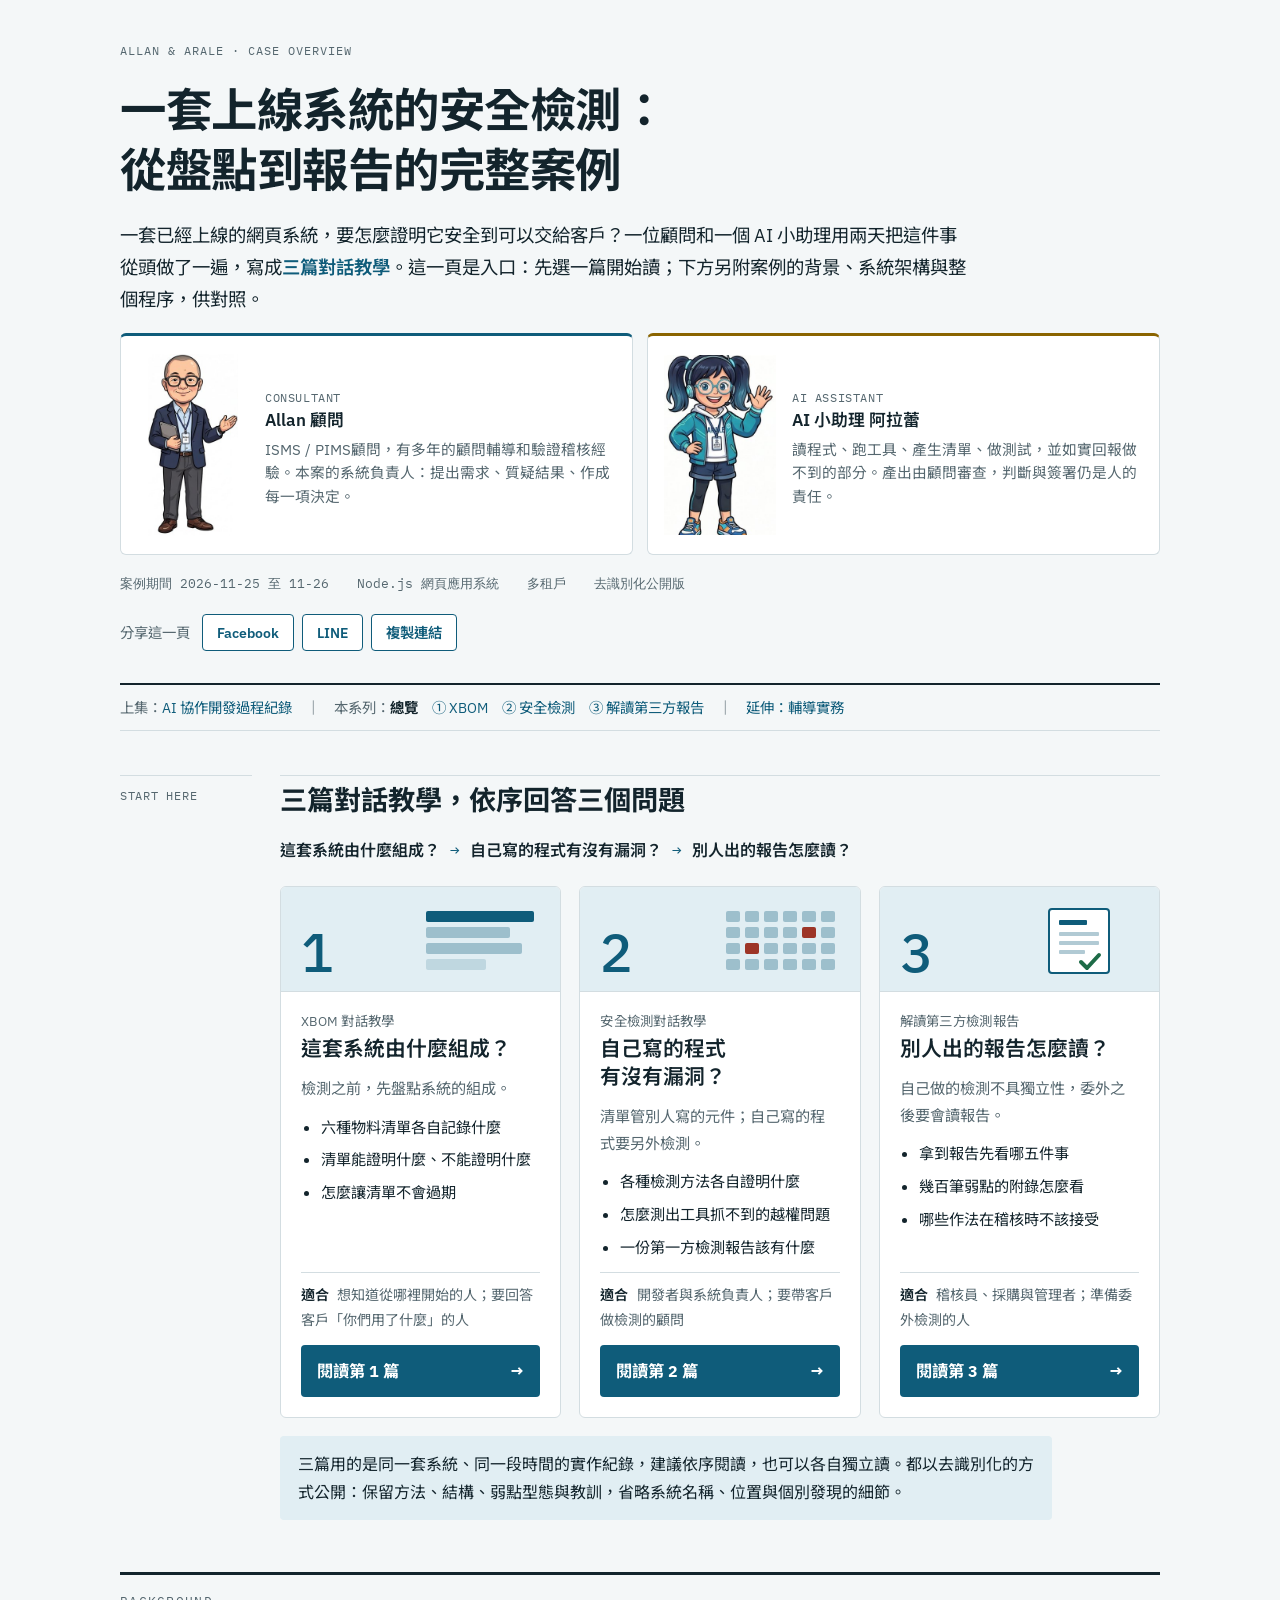
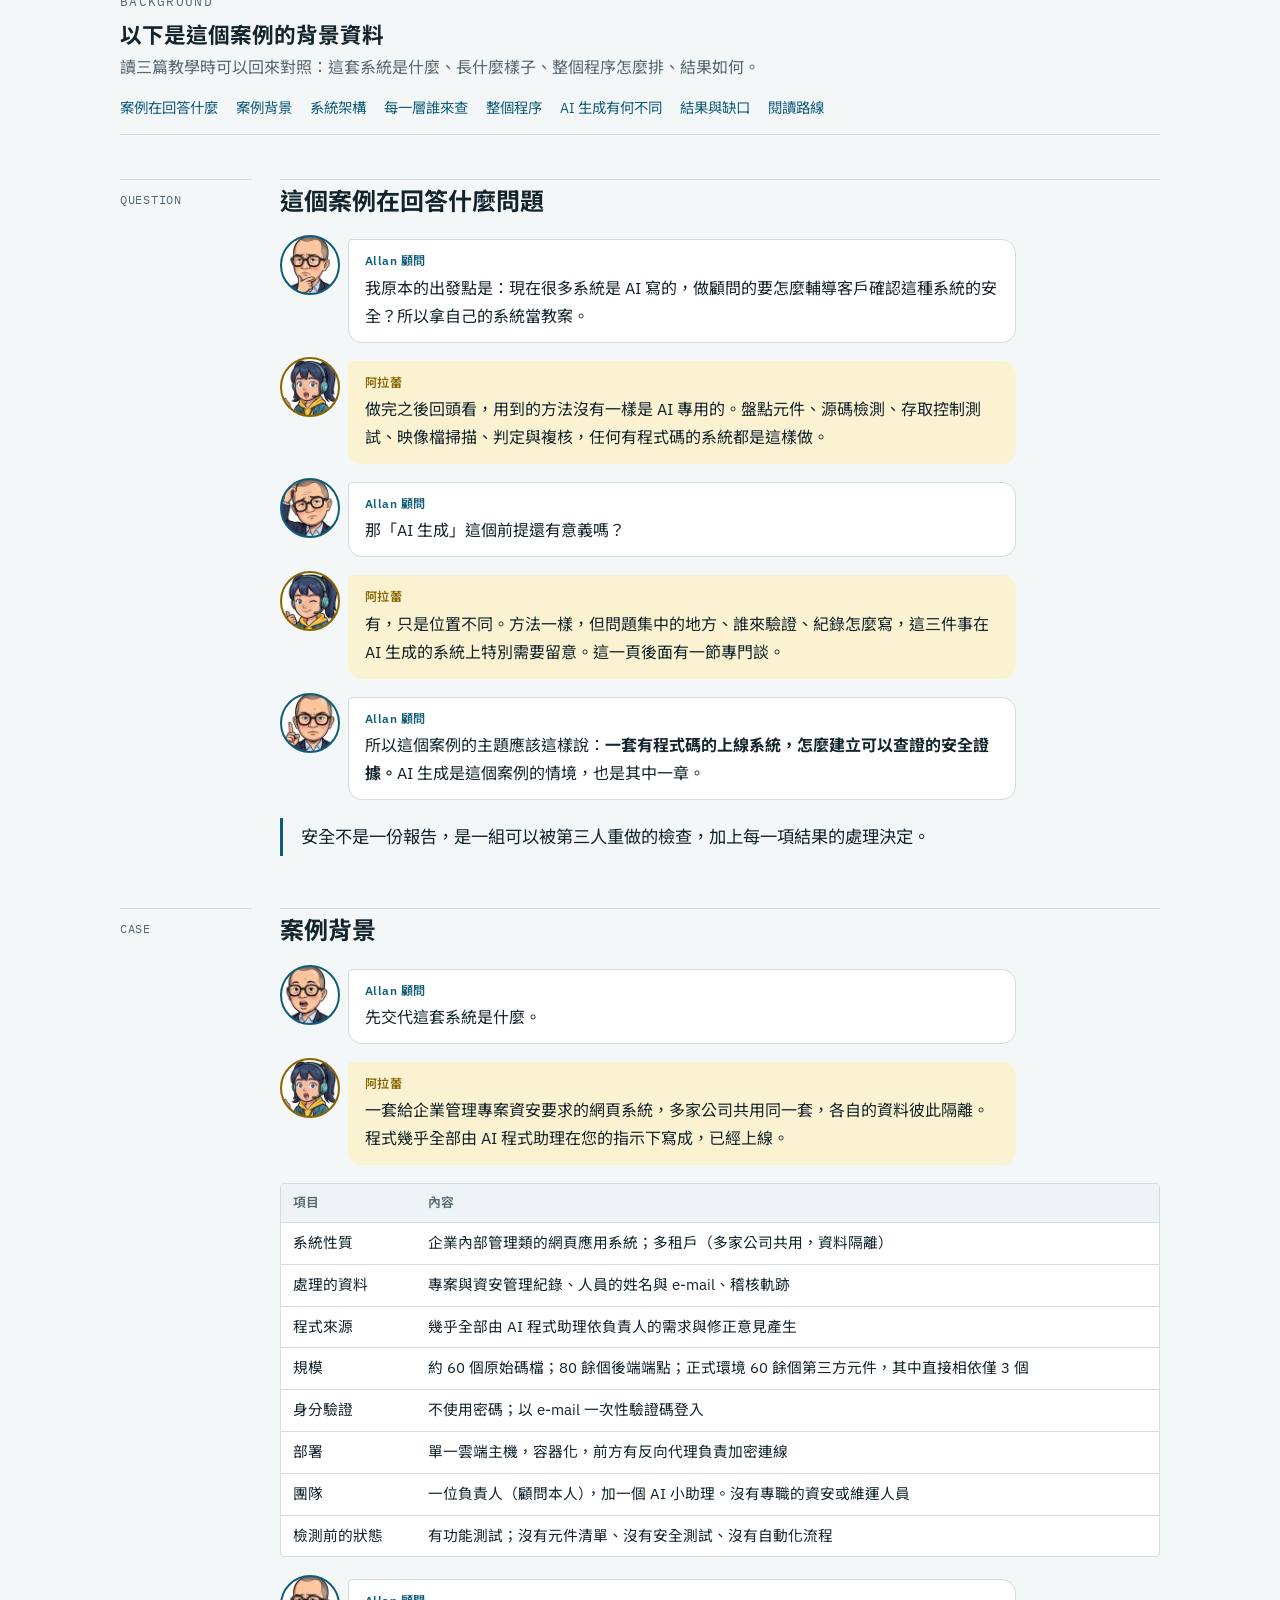
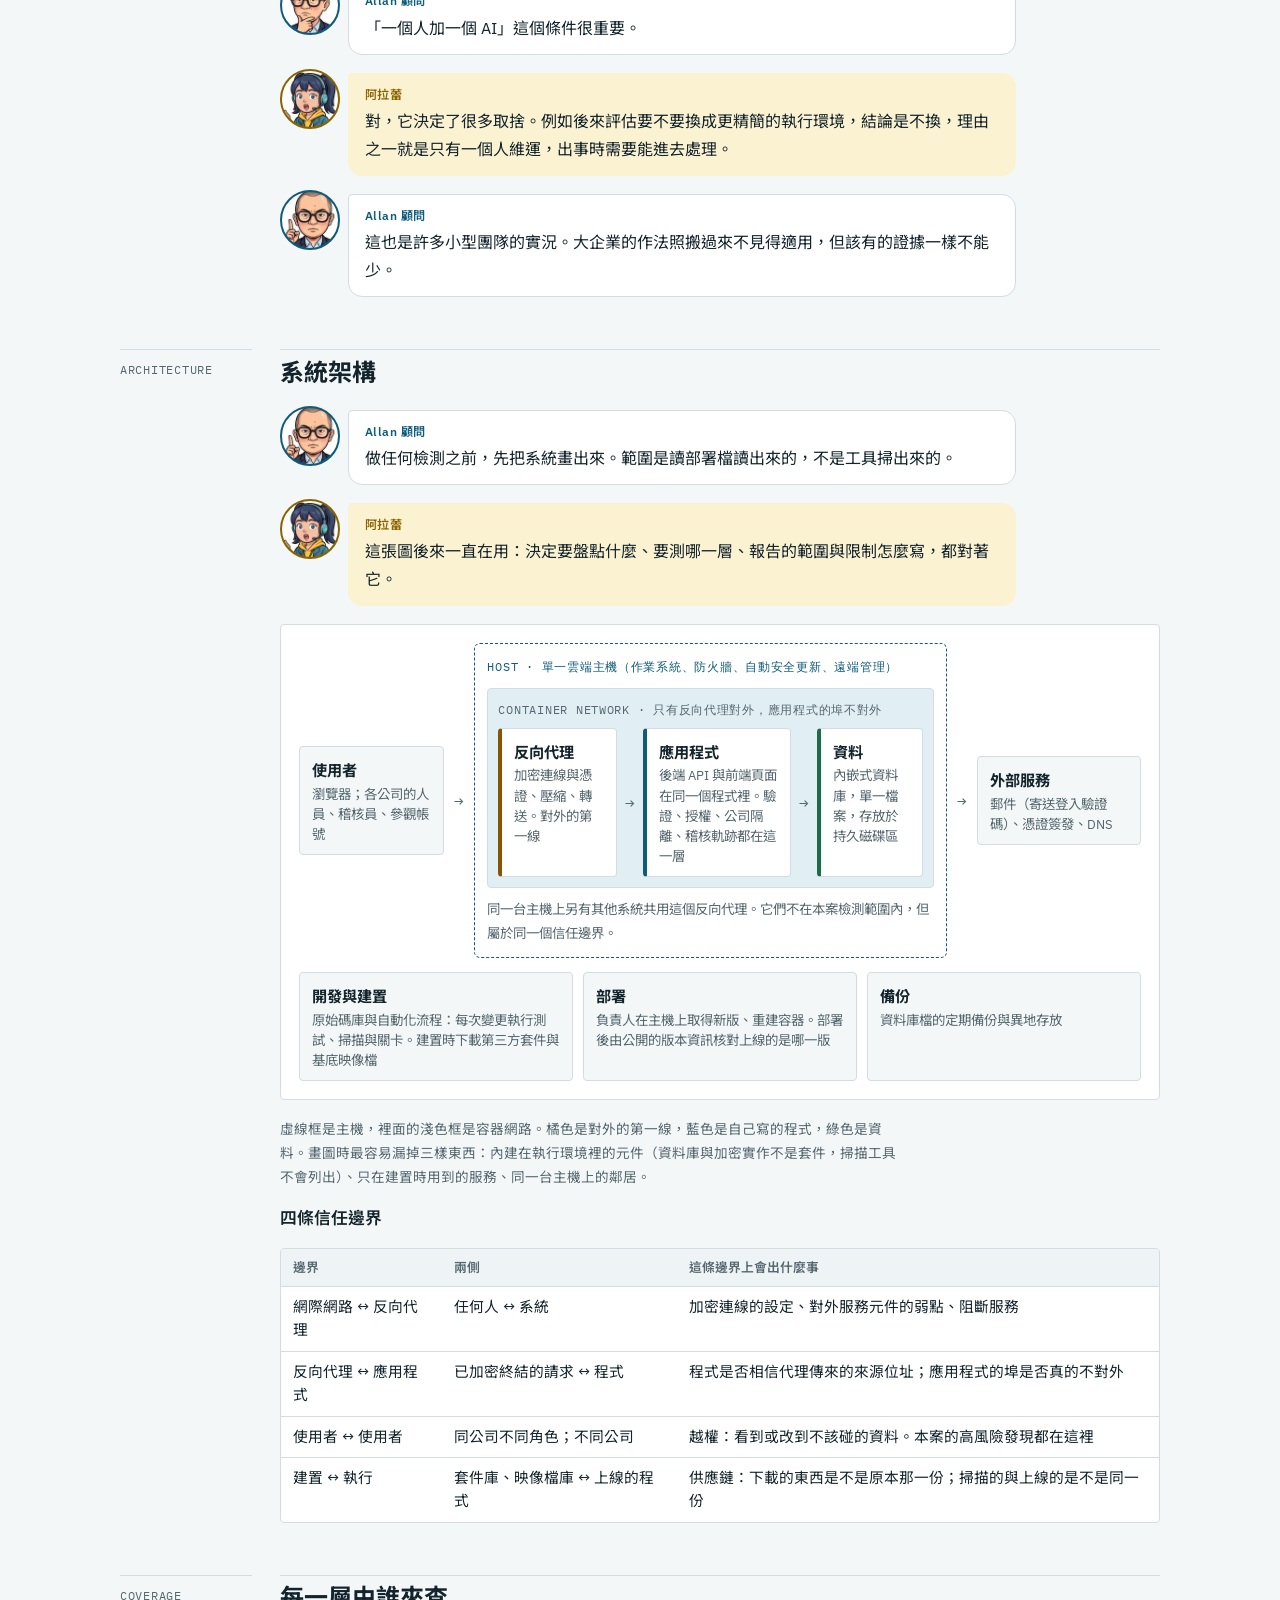
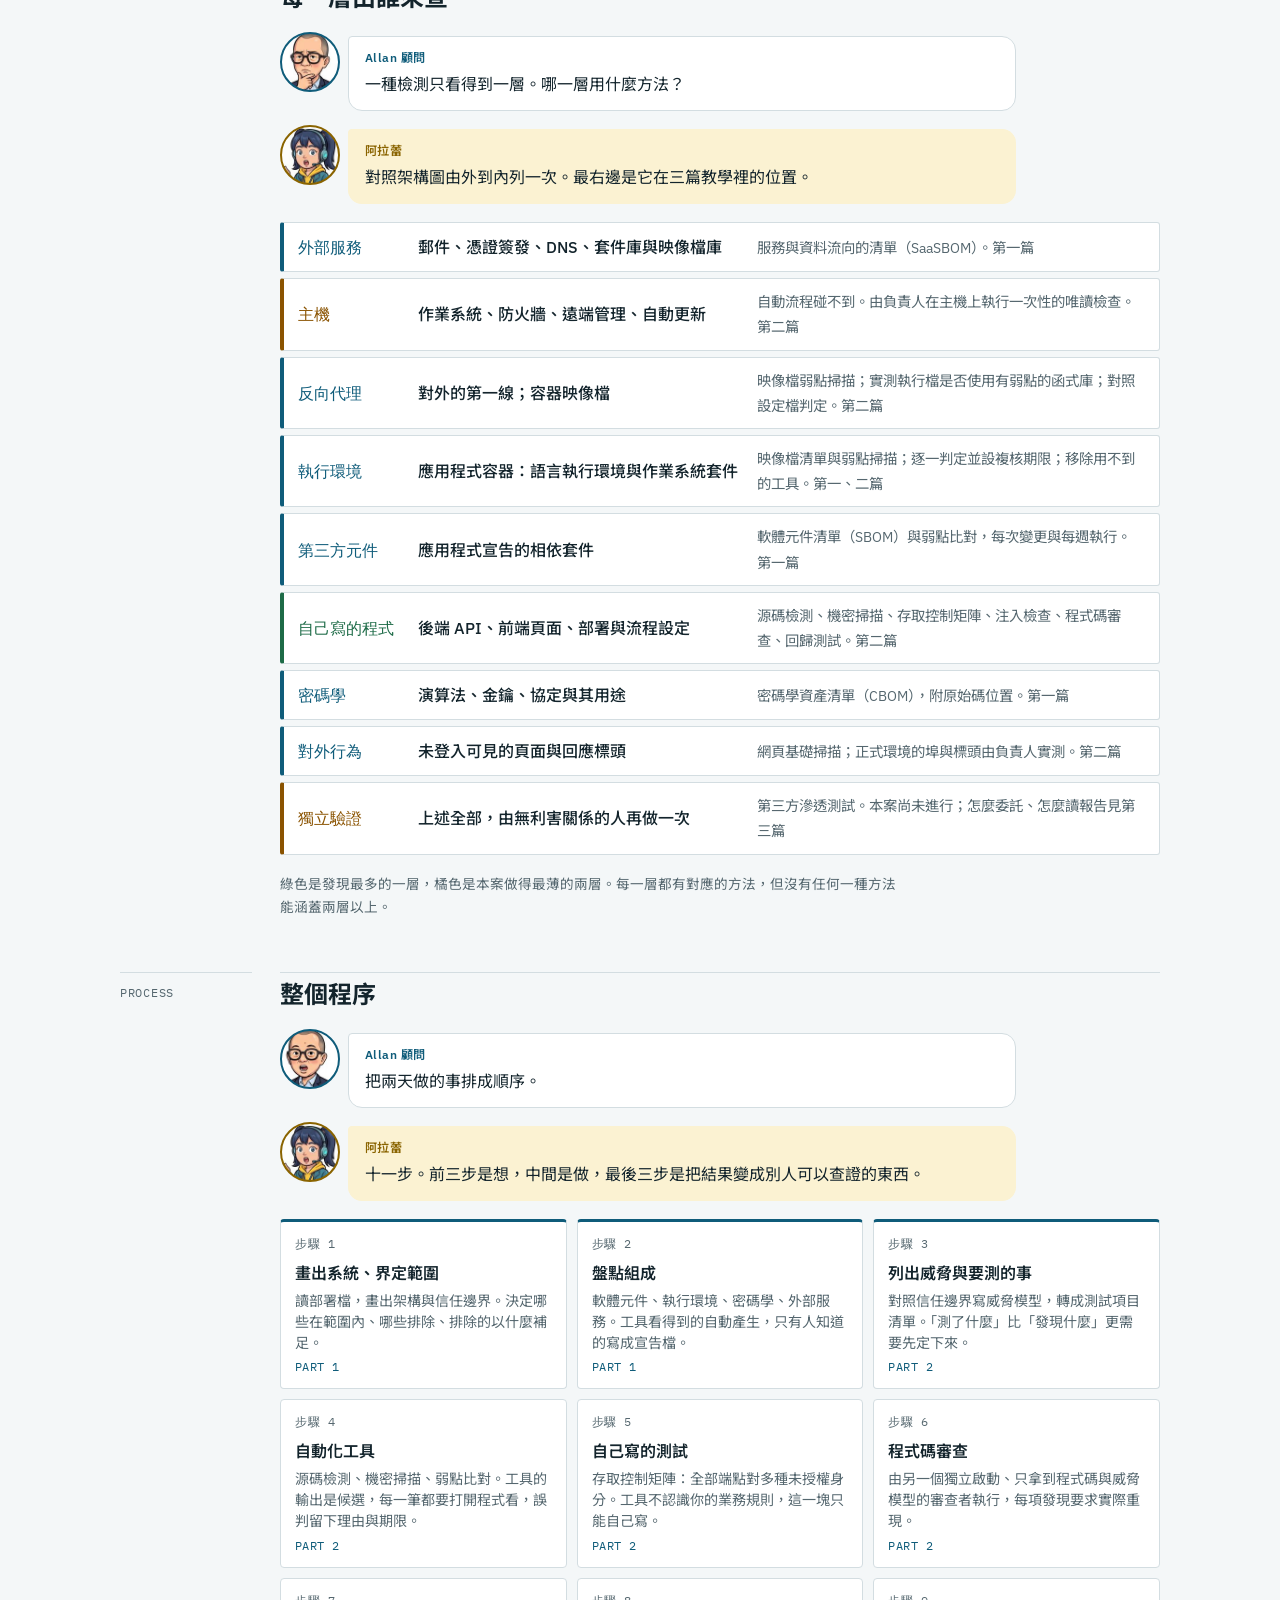
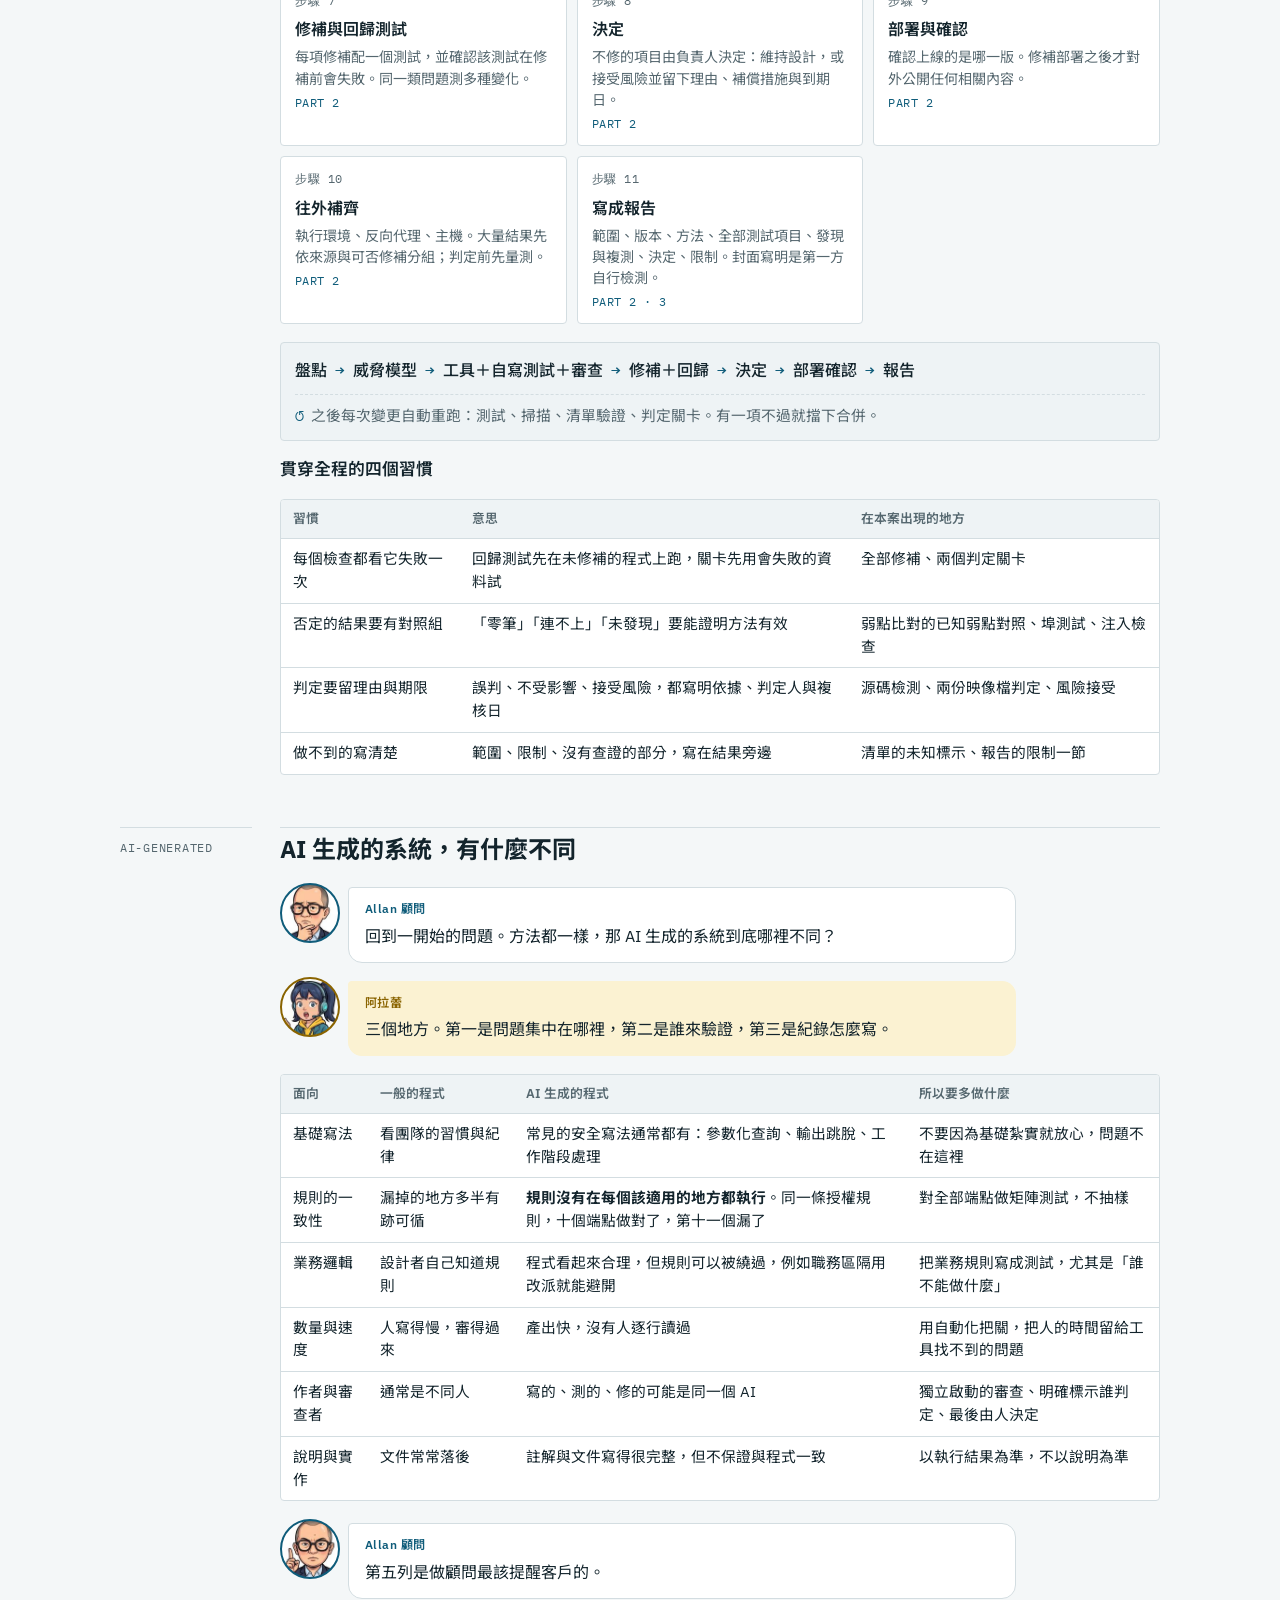
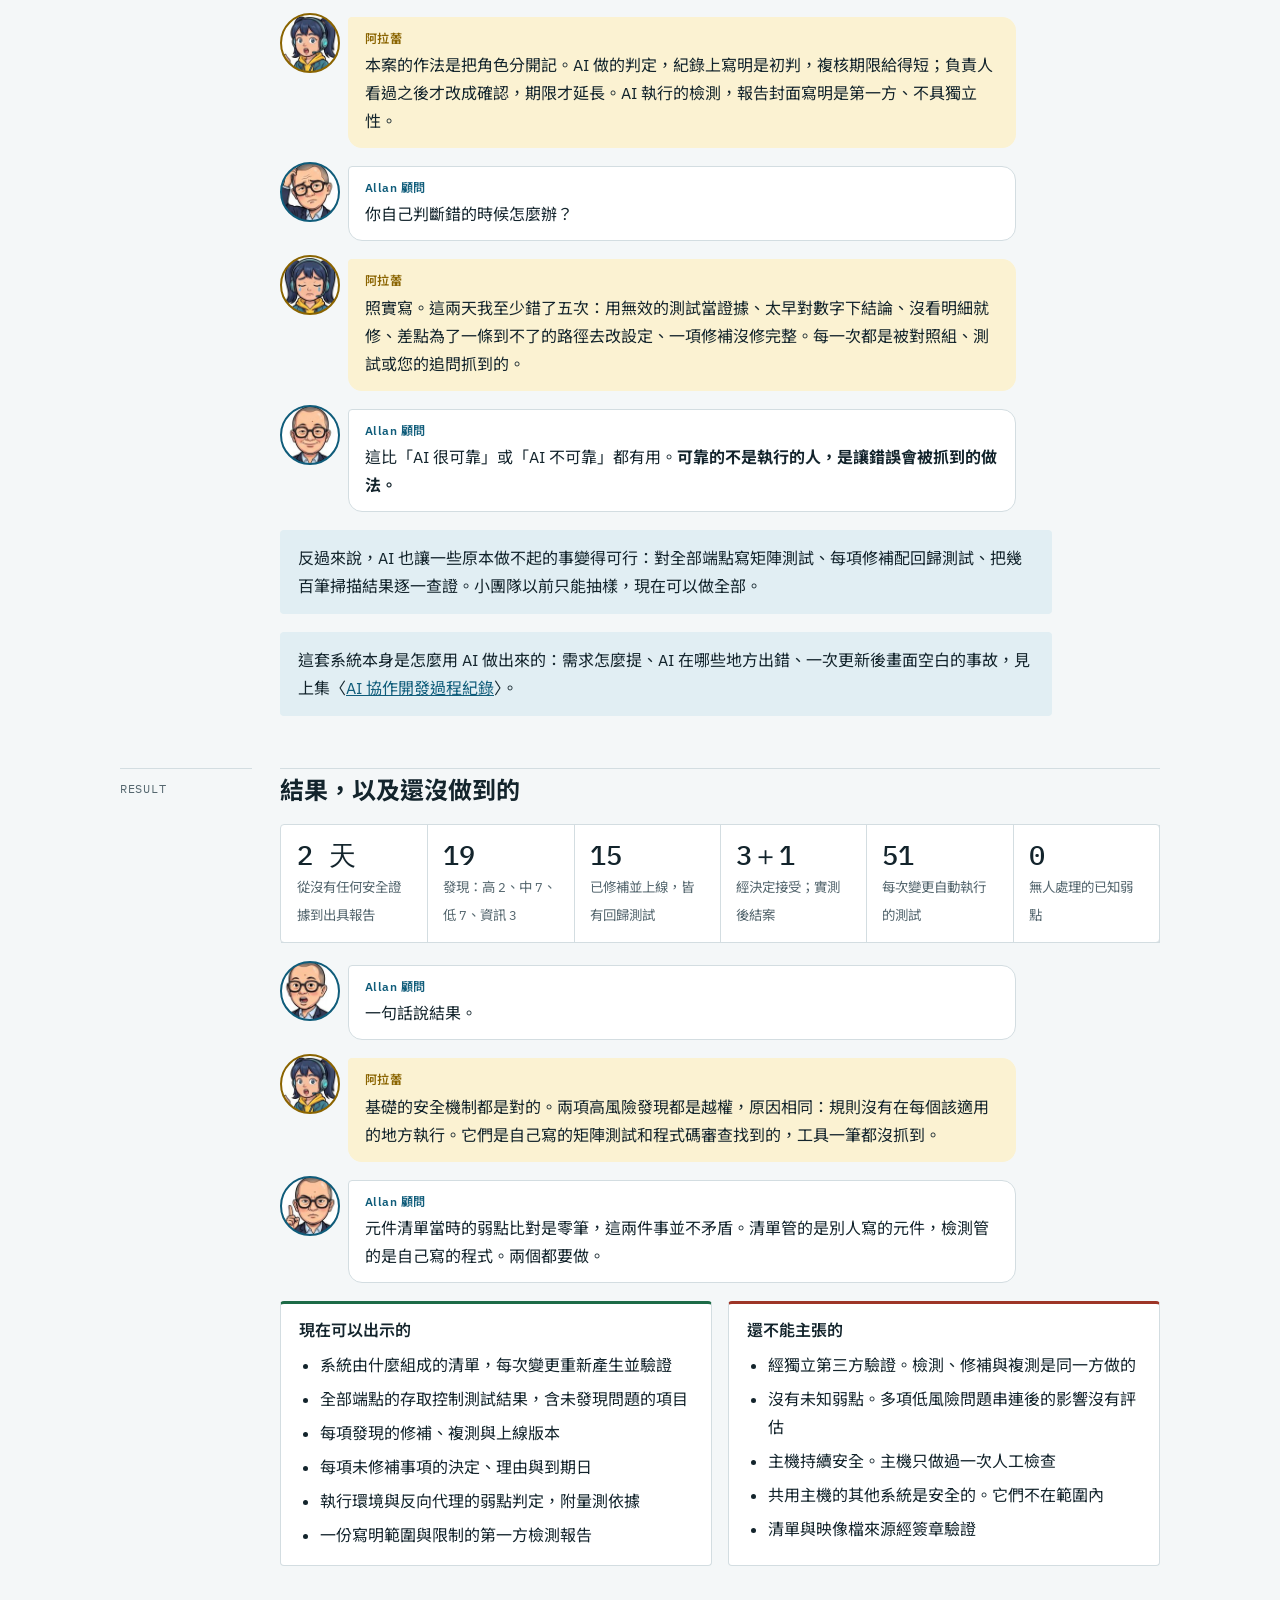
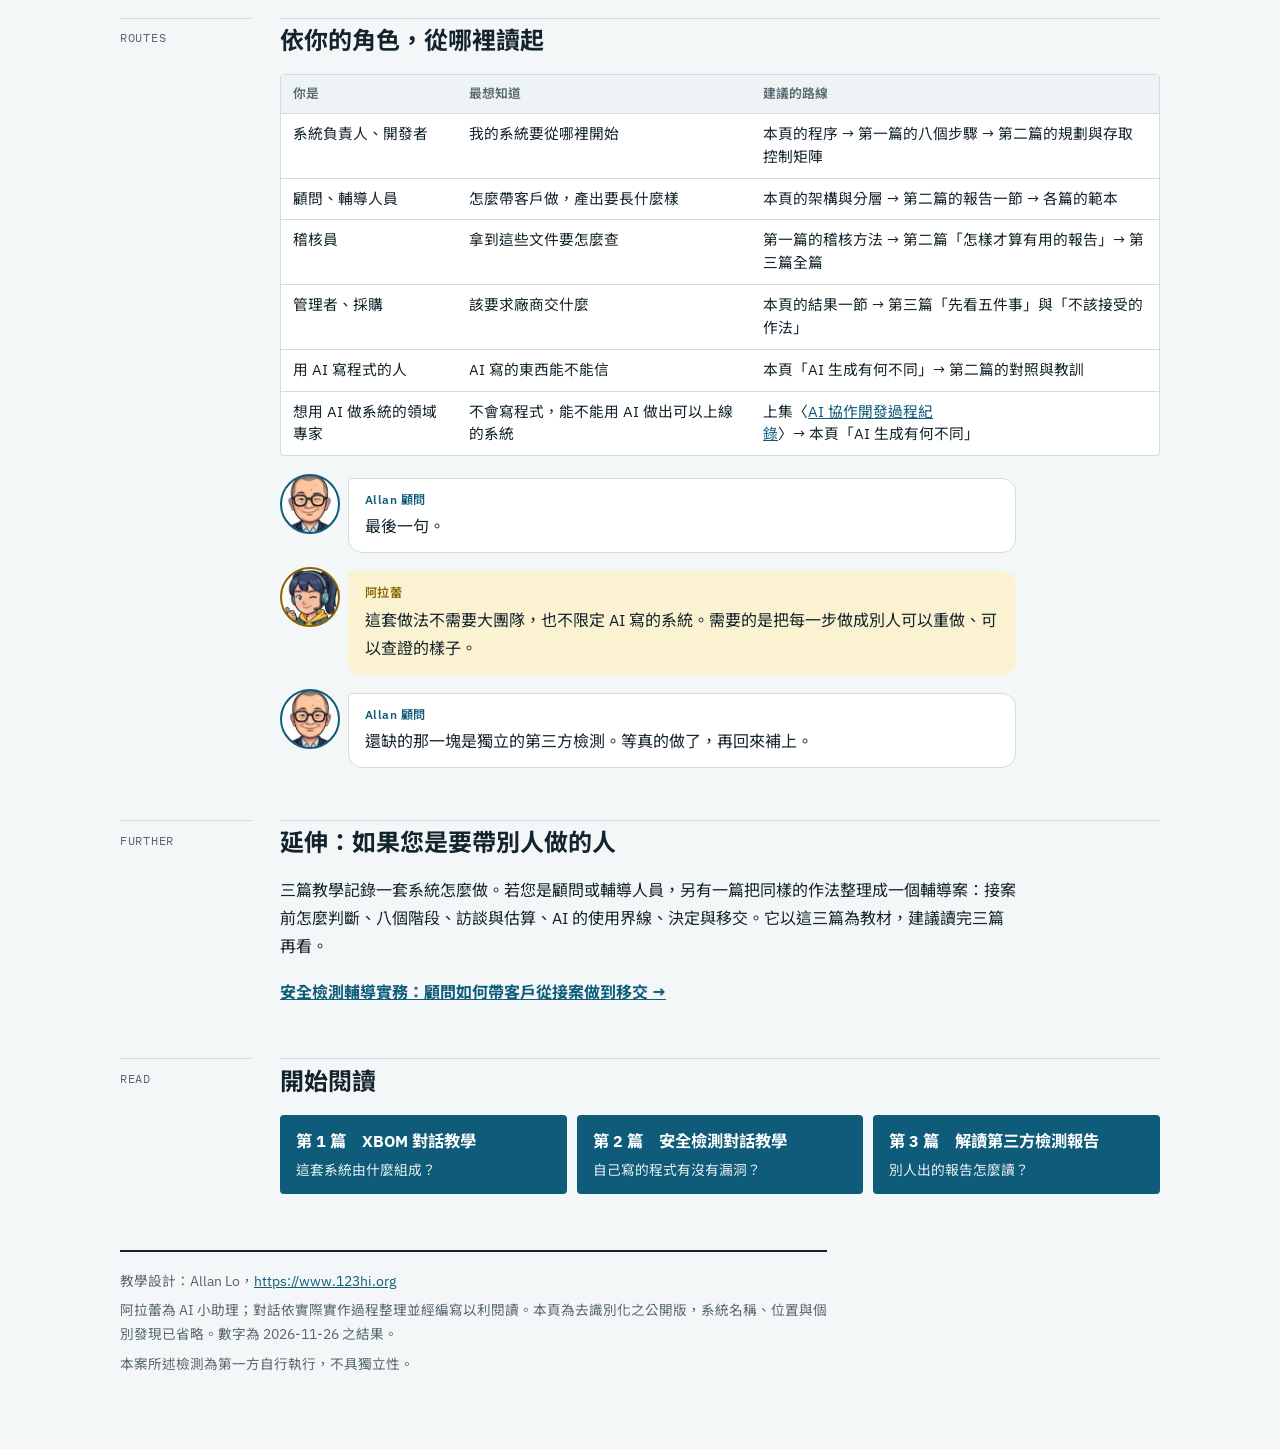
<file: case/index.html>
<!doctype html>
<html lang="zh-Hant">
<head>
<meta charset="utf-8">
<meta name="viewport" content="width=device-width, initial-scale=1, viewport-fit=cover">
<link rel="icon" href="../favicon.svg" type="image/svg+xml">
<meta name="description" content="一套上線系統從盤點、檢測到報告的完整案例：案例背景、系統架構、十一步程序、AI 生成系統有何不同，並連結 XBOM、安全檢測、解讀第三方報告三篇對話教學。">
<link rel="canonical" href="https://allanloplus.github.io/pms-promotion/case/">
<meta property="og:type" content="article">
<meta property="og:locale" content="zh_TW">
<meta property="og:title" content="上線系統的安全檢測案例｜Allan 顧問 × AI 小助理阿拉蕾">
<meta property="og:description" content="一套上線系統從盤點、檢測到報告的完整案例：案例背景、系統架構、十一步程序、AI 生成系統有何不同，並連結 XBOM、安全檢測、解讀第三方報告三篇對話教學。">
<meta property="og:url" content="https://allanloplus.github.io/pms-promotion/case/">
<meta property="og:image" content="https://allanloplus.github.io/pms-promotion/case/share.png">
<meta property="og:image:secure_url" content="https://allanloplus.github.io/pms-promotion/case/share.png">
<meta property="og:image:type" content="image/png">
<meta property="og:image:width" content="1200">
<meta property="og:image:height" content="630">
<meta property="og:image:alt" content="上線系統的安全檢測案例：Allan 顧問與 AI 小助理阿拉蕾">
<meta name="twitter:card" content="summary_large_image">
<meta name="twitter:title" content="上線系統的安全檢測案例｜Allan 顧問 × AI 小助理阿拉蕾">
<meta name="twitter:description" content="一套上線系統從盤點、檢測到報告的完整案例：案例背景、系統架構、十一步程序、AI 生成系統有何不同，並連結 XBOM、安全檢測、解讀第三方報告三篇對話教學。">
<meta name="twitter:image" content="https://allanloplus.github.io/pms-promotion/case/share.png">
<style>.share { display: flex; flex-wrap: wrap; gap: 8px; align-items: center; font-size: .9rem; }
.share span { color: var(--muted); margin-right: 4px; }
.share a, .share button { font: inherit; font-weight: 600; color: var(--accent); background: var(--surface); border: 1.5px solid var(--accent); border-radius: 4px; padding: 5px 14px; text-decoration: none; cursor: pointer; }
.share a:hover, .share button:hover { background: var(--accent-soft); }
.share button:focus-visible { outline: 2px solid var(--accent); outline-offset: 2px; }
</style>
<style>.series{font-size:.9rem;color:var(--muted);padding-block:10px;border-bottom:1px solid var(--line);margin:0}.series b{color:var(--ink)}.series a{text-decoration:none}.series a:hover{text-decoration:underline}</style>
<style>html{color-scheme:light}body{margin:0}img{max-width:100%}[hidden]{display:none!important}</style>
<title>程式碼安全檢測案例</title>
<meta name="claude:viewport-fit-sides" content="cover">
<link rel="stylesheet" href="https://fonts.googleapis.com/css2?family=IBM+Plex+Mono:wght@400;500&family=IBM+Plex+Sans:wght@400;500;600;700&family=Noto+Sans+TC:wght@400;500;700&display=swap">
<style>
/* 版面構想：像一張工程物料清單——左側細欄放章節標記與編號，右側是內容；識別碼一律等寬字 */
:root {
  --bg: #f4f7f8; --surface: #ffffff; --ink: #13242c; --muted: #55676f; --line: #d3dde1;
  --accent: #0f5c7a; --accent-soft: #e1eef3;
  --ok: #1d6b47; --ok-soft: #e0f1e8; --warn: #8a5300; --warn-soft: #f8ecd6; --crit: #9d3527; --crit-soft: #f7e3df;
  --code-bg: #eef3f5; --bot: #8a6400; --bot-soft: #fbf2d2;
  --sans: "IBM Plex Sans", "Noto Sans TC", "PingFang TC", "Microsoft JhengHei", system-ui, sans-serif;
  --mono: "IBM Plex Mono", ui-monospace, "SFMono-Regular", Menlo, Consolas, monospace;
}
@media (prefers-color-scheme: dark) { :root:not([data-theme="light"]) {
  --bg: #0d161a; --surface: #142127; --ink: #e3ecef; --muted: #92a5ad; --line: #26373e;
  --accent: #62bcd9; --accent-soft: #15313b;
  --ok: #67c598; --ok-soft: #143024; --warn: #e2aa52; --warn-soft: #33270f; --crit: #f08f81; --crit-soft: #3a1c18;
  --code-bg: #0f1b20; --bot: #f0c84c; --bot-soft: #2f2710; color-scheme: dark } }
:root[data-theme="dark"] {
  --bg: #0d161a; --surface: #142127; --ink: #e3ecef; --muted: #92a5ad; --line: #26373e;
  --accent: #62bcd9; --accent-soft: #15313b;
  --ok: #67c598; --ok-soft: #143024; --warn: #e2aa52; --warn-soft: #33270f; --crit: #f08f81; --crit-soft: #3a1c18;
  --code-bg: #0f1b20; --bot: #f0c84c; --bot-soft: #2f2710; color-scheme: dark }

body { background: var(--bg); color: var(--ink); font-family: var(--sans); font-size: 16px; line-height: 1.75; }
.wrap { overflow-x: clip; max-width: 1040px; margin: 0 auto; padding-block: 40px 72px; padding-left: max(16px, env(safe-area-inset-left, 0px)); padding-right: max(16px, env(safe-area-inset-right, 0px)); }
a { color: var(--accent); }
a:focus-visible, summary:focus-visible { outline: 2px solid var(--accent); outline-offset: 2px; }
code, .mono { font-family: var(--mono); font-size: .88em; }
p code, li code, td code { background: var(--code-bg); padding: .08em .35em; border-radius: 3px; }
h1, h2, h3 { text-wrap: balance; line-height: 1.3; margin: 0; }
p { margin: 0; }

/* 開頭 */
.eyebrow { font-family: var(--mono); font-size: .78rem; letter-spacing: .08em; text-transform: uppercase; color: var(--muted); }
header.top { display: grid; gap: 18px; padding-bottom: 32px; border-bottom: 2px solid var(--ink); }
h1 { font-size: clamp(1.9rem, 5vw, 2.9rem); font-weight: 700; letter-spacing: -.01em; }
.thesis { font-size: 1.15rem; max-width: 46em; }
.thesis b { color: var(--accent); font-weight: 600; }
.meta { display: flex; flex-wrap: wrap; gap: 6px 28px; font-family: var(--mono); font-size: .8rem; color: var(--muted); }
nav.toc { display: flex; flex-wrap: wrap; gap: 6px 18px; padding-block: 14px; border-bottom: 1px solid var(--line); font-size: .9rem; }
nav.toc a { text-decoration: none; }
nav.toc a:hover { text-decoration: underline; }

/* 章節：左細欄＋右內容 */
section { display: grid; grid-template-columns: 132px minmax(0, 1fr); gap: 0 28px; padding-block: 44px 8px; }
section > .tag { font-family: var(--mono); font-size: .78rem; letter-spacing: .06em; color: var(--muted); padding-top: .55rem; border-top: 1px solid var(--line); }
section > .body { display: grid; grid-template-columns: minmax(0, 1fr); gap: 18px; min-width: 0; border-top: 1px solid var(--line); padding-top: .2rem; }
h2 { font-size: 1.5rem; font-weight: 700; padding-top: .2rem; }
h3 { font-size: 1.05rem; font-weight: 600; }
.lead { max-width: 44em; }
.body > p, .body > ul, .body > ol { max-width: 46em; }
ul, ol { margin: 0; padding-left: 1.3em; display: grid; gap: 6px; }
@media (max-width: 720px) { section { grid-template-columns: minmax(0, 1fr); gap: 6px; padding-block: 32px 4px; } section > .tag { border-top: 0; padding-top: 0; } }

/* 表格 */
.scroll { overflow-x: auto; border: 1px solid var(--line); border-radius: 4px; background: var(--surface); }
table { border-collapse: collapse; width: 100%; font-size: .92rem; line-height: 1.55; }
th, td { text-align: left; vertical-align: top; padding: 9px 12px; border-bottom: 1px solid var(--line); }
tr:last-child > td { border-bottom: 0; }
th { font-weight: 600; font-size: .8rem; color: var(--muted); background: var(--code-bg); white-space: nowrap; }
td.k { font-family: var(--mono); font-weight: 500; white-space: nowrap; color: var(--accent); }
td.n { font-family: var(--mono); font-variant-numeric: tabular-nums; white-space: nowrap; }
.pill { display: inline-block; font-size: .76rem; font-weight: 600; padding: .05em .6em; border-radius: 99px; white-space: nowrap; }
.pill.hi { background: var(--crit-soft); color: var(--crit); } .pill.mid { background: var(--warn-soft); color: var(--warn); }
.pill.lo { background: var(--accent-soft); color: var(--accent); } .pill.ok { background: var(--ok-soft); color: var(--ok); }

/* 引言與提示 */
.quote { border-left: 3px solid var(--accent); padding: 4px 0 4px 18px; font-size: 1.08rem; max-width: 42em; }
.note { background: var(--accent-soft); padding: 14px 18px; border-radius: 4px; max-width: 46em; }
.two { display: grid; grid-template-columns: repeat(auto-fit, minmax(280px, 1fr)); gap: 16px; }
.panel { background: var(--surface); border: 1px solid var(--line); border-radius: 4px; padding: 16px 18px; display: grid; gap: 10px; align-content: start; min-width: 0; }
.panel.yes { border-top: 3px solid var(--ok); } .panel.no { border-top: 3px solid var(--crit); }
.panel h3 { font-size: 1rem; }

/* 分層圖 */
.stack { display: grid; gap: 6px; }
.layer { display: grid; grid-template-columns: 96px minmax(0, 1fr) minmax(0, 1.1fr); gap: 0 16px; align-items: center; background: var(--surface); border: 1px solid var(--line); border-left: 4px solid var(--accent); border-radius: 3px; padding: 10px 14px; }
.layer .bom { font-family: var(--mono); font-weight: 500; color: var(--accent); }
.layer .what { font-weight: 500; }
.layer .res { font-size: .9rem; color: var(--muted); }
.layer.gap { border-left-color: var(--warn); } .layer.gap .bom { color: var(--warn); }
.layer.judge { border-left-color: var(--ok); } .layer.judge .bom { color: var(--ok); }
@media (max-width: 720px) { .layer { grid-template-columns: 1fr; gap: 2px; } }
.figcap { font-size: .85rem; color: var(--muted); }

/* 步驟 */
ol.steps { list-style: none; padding: 0; counter-reset: s; display: grid; grid-template-columns: repeat(auto-fit, minmax(220px, 1fr)); gap: 10px; max-width: none; }
ol.steps li { counter-increment: s; background: var(--surface); border: 1px solid var(--line); border-radius: 4px; padding: 12px 14px; display: grid; gap: 4px; align-content: start; }
ol.steps li::before { content: "步驟 " counter(s); font-family: var(--mono); font-size: .74rem; color: var(--muted); letter-spacing: .05em; }
ol.steps b { font-weight: 600; } ol.steps span { font-size: .88rem; color: var(--muted); line-height: 1.5; }
ol.steps li.think { border-top: 3px solid var(--accent); }

/* 數字列 */
.figs { display: grid; grid-template-columns: repeat(auto-fit, minmax(140px, 1fr)); gap: 0; border: 1px solid var(--line); border-radius: 4px; background: var(--surface); }
.figs div { padding: 14px 16px; border-right: 1px solid var(--line); border-bottom: 1px solid var(--line); margin: 0 -1px -1px 0; }
.figs b { display: block; font-family: var(--mono); font-size: 1.7rem; font-weight: 500; line-height: 1.2; font-variant-numeric: tabular-nums; }
.figs span { font-size: .84rem; color: var(--muted); }

pre { margin: 0; background: var(--code-bg); border: 1px solid var(--line); border-radius: 4px; padding: 12px 14px; overflow-x: auto; font-family: var(--mono); font-size: .8rem; line-height: 1.6; color: var(--ink); }
pre .c { color: var(--muted); } pre .x { color: var(--crit); } pre .g { color: var(--ok); }
details { background: var(--surface); border: 1px solid var(--line); border-radius: 4px; }
details + details { margin-top: -10px; }
summary { cursor: pointer; padding: 11px 16px; font-weight: 600; }
details > .scroll { border: 0; border-top: 1px solid var(--line); border-radius: 0; }

.scale { display: grid; gap: 6px; }
.lv { display: grid; grid-template-columns: 44px 108px minmax(0, 1fr); gap: 0 14px; align-items: baseline; padding: 9px 14px; background: var(--surface); border: 1px solid var(--line); border-radius: 3px; }
.lv .num { font-family: var(--mono); font-size: 1.2rem; font-weight: 500; color: var(--muted); }
.lv .nm { font-weight: 600; } .lv .ds { font-size: .9rem; color: var(--muted); }
.lv.now { border-color: var(--accent); background: var(--accent-soft); } .lv.now .num { color: var(--accent); }
@media (max-width: 560px) { .lv { grid-template-columns: 36px minmax(0, 1fr); } .lv .ds { grid-column: 2; } }

footer { margin-top: 48px; padding-top: 18px; border-top: 2px solid var(--ink); font-size: .85rem; color: var(--muted); display: grid; gap: 6px; max-width: 52em; }

/* 對話 */
.talk { display: grid; gap: 14px; max-width: 46em; }
.say { display: grid; grid-template-columns: 56px minmax(0, 1fr); gap: 12px; align-items: start; }
.av { width: 56px; height: 56px; border-radius: 50%; background-color: #ffffff; background-size: cover; background-position: center 30%; border: 2px solid var(--line); }
.say.allan .av { border-color: var(--accent); } .say.bot .av { border-color: var(--bot); }
.bubble { background: var(--surface); border: 1px solid var(--line); border-radius: 4px 14px 14px 14px; padding: 10px 16px 12px; display: grid; gap: 2px; min-width: 0; margin-top: 4px; }
.say.bot .bubble { background: var(--bot-soft); border-color: transparent; }
.who { font-size: .76rem; font-weight: 600; letter-spacing: .04em; }
.say.allan .who { color: var(--accent); } .say.bot .who { color: var(--bot); }
.cast { display: grid; grid-template-columns: repeat(auto-fit, minmax(280px, 1fr)); gap: 14px; }
.member { display: grid; grid-template-columns: 112px minmax(0, 1fr); gap: 16px; align-items: center; background: var(--surface); border: 1px solid var(--line); border-radius: 6px; padding: 14px 16px; }
.member .pic { background: #ffffff; border-radius: 4px; height: 190px; display: grid; place-items: center; overflow: hidden; }
.member img { max-height: 182px; width: auto; display: block; }
.member h3 { font-size: 1.05rem; } .member .role { font-family: var(--mono); font-size: .74rem; letter-spacing: .05em; color: var(--muted); }
.member p { font-size: .92rem; color: var(--muted); line-height: 1.6; margin-top: 6px; }
.member.allan { border-top: 3px solid var(--accent); } .member.bot { border-top: 3px solid var(--bot); }
.av.ar-happy{background-image:url([data-uri])}
.av.ar-think{background-image:url([data-uri])}
.av.ar-wow{background-image:url([data-uri])}
.av.ar-confused{background-image:url([data-uri])}
.av.ar-explain{background-image:url([data-uri])}
.av.ar-cry{background-image:url([data-uri])}
.av.ar-thumb{background-image:url([data-uri])}
.av.ar-go{background-image:url([data-uri])}
.av.al-smile{background-image:url([data-uri])}
.av.al-laugh{background-image:url([data-uri])}
.av.al-think{background-image:url([data-uri])}
.av.al-scratch{background-image:url([data-uri])}
.av.al-wow{background-image:url([data-uri])}
.av.al-point{background-image:url([data-uri])}
.av.al-wink{background-image:url([data-uri])}
.av.al-talk{background-image:url([data-uri])}
</style>
<style>
/* 總覽頁新增：三篇導覽卡、架構圖、路線表。沿用系列的色票與字體 */
.parts { display: grid; grid-template-columns: repeat(3, minmax(0, 1fr)); gap: 18px; align-items: stretch; }
@media (max-width: 980px) { .parts { grid-template-columns: minmax(0, 1fr); } }
.part { background: var(--surface); border: 1px solid var(--line); border-radius: 6px; overflow: hidden; display: grid; grid-template-rows: auto 1fr; min-width: 0; }
.part .pt { display: flex; justify-content: space-between; align-items: flex-end; padding: 18px 20px 14px; background: var(--accent-soft); border-bottom: 1px solid var(--line); }
.part .num { font-family: var(--mono); font-weight: 500; font-size: 3.4rem; line-height: .9; color: var(--accent); }
.part .motif { width: 120px; flex: none; }
.part .motif svg { display: block; width: 100%; height: auto; }
.part .motif .f1 { fill: var(--accent); } .part .motif .f2 { fill: var(--accent); opacity: .32; } .part .motif .f3 { fill: var(--accent); opacity: .16; } .part .motif .f4 { fill: var(--crit); }
.part .motif .s1 { fill: var(--surface); stroke: var(--accent); stroke-width: 2; } .part .motif .s2 { fill: none; stroke: var(--ok); stroke-width: 4; stroke-linecap: round; stroke-linejoin: round; }
.part .pb { padding: 18px 20px 20px; display: grid; gap: 12px; align-content: start; grid-template-rows: auto auto 1fr auto auto; }
.part .kicker { display: block; font-size: .84rem; color: var(--muted); letter-spacing: .02em; }
.part h3 { font-size: 1.3rem; line-height: 1.35; margin-top: 2px; }
.part .lead2 { font-size: .95rem; margin: 0; color: var(--muted); }
.part ul { margin: 0; font-size: .95rem; align-self: start; display: block; }
.part ul li + li { margin-top: 6px; }
.part .who2 { font-size: .88rem; color: var(--muted); margin: 0; border-top: 1px solid var(--line); padding-top: 10px; }
.part .who2 b { color: var(--ink); margin-right: .6em; font-weight: 600; }
.part .btn { display: flex; justify-content: space-between; align-items: center; background: var(--accent); color: var(--surface); font-weight: 700; font-size: 1.02rem; text-decoration: none; padding: 12px 16px; border-radius: 4px; }
.part .btn:hover { filter: brightness(1.12); }
.part .btn:focus-visible, .part .shot:focus-visible { outline: 3px solid var(--warn); outline-offset: 2px; }
.order { display: flex; flex-wrap: wrap; gap: 6px 10px; align-items: center; font-size: 1rem; margin: 0 0 4px; }
.order b { font-weight: 600; }
.order i { font-style: normal; font-family: var(--mono); color: var(--accent); }
.band { margin: 44px 0 0; padding: 16px 0 0; border-top: 3px solid var(--ink); display: grid; gap: 4px; }
.band .bt { font-family: var(--mono); font-size: .8rem; letter-spacing: .1em; color: var(--muted); }
.band h2 { font-size: 1.35rem; margin: 0; }
.band p { margin: 0; color: var(--muted); max-width: 46em; }
section#series > .body > h2 { font-size: 1.7rem; }
.again { display: grid; grid-template-columns: repeat(3, minmax(0, 1fr)); gap: 10px; }
@media (max-width: 720px) { .again { grid-template-columns: minmax(0, 1fr); } }
.again a { display: grid; gap: 2px; background: var(--accent); color: var(--surface); text-decoration: none; padding: 12px 16px; border-radius: 4px; }
.again a b { font-size: 1.02rem; } .again a span { font-size: .86rem; opacity: .9; }
.again a:hover { filter: brightness(1.12); }

.cards { display: grid; grid-template-columns: repeat(auto-fit, minmax(250px, 1fr)); gap: 14px; }
.card { background: var(--surface); border: 1px solid var(--line); border-top: 3px solid var(--accent); border-radius: 4px; padding: 16px 18px; display: grid; gap: 8px; align-content: start; min-width: 0; }
.card .no { font-family: var(--mono); font-size: .78rem; letter-spacing: .08em; color: var(--muted); }
.card h3 { font-size: 1.12rem; }
.card .q { color: var(--accent); font-weight: 500; }
.card ul { font-size: .93rem; margin: 0; }
.card a.go { font-weight: 600; text-decoration: none; border-top: 1px solid var(--line); padding-top: 10px; margin-top: 4px; }
.card a.go:hover { text-decoration: underline; }
.arch { background: var(--surface); border: 1px solid var(--line); border-radius: 4px; padding: 18px; display: grid; gap: 14px; min-width: 0; }
.arch .row { display: grid; grid-template-columns: minmax(0, .8fr) auto minmax(0, 2.6fr) auto minmax(0, .9fr); gap: 10px; align-items: center; }
.arch .ext, .arch .box { border: 1px solid var(--line); border-radius: 4px; padding: 10px 12px; background: var(--bg); min-width: 0; }
.arch .ext b, .arch .box b { display: block; font-size: .95rem; }
.arch .ext span, .arch .box span { display: block; font-size: .84rem; color: var(--muted); line-height: 1.5; }
.arch .host { border: 1.5px dashed var(--accent); border-radius: 6px; padding: 12px; display: grid; gap: 10px; min-width: 0; }
.arch .host > .lbl, .arch .net > .lbl { font-family: var(--mono); font-size: .76rem; letter-spacing: .06em; color: var(--accent); }
.arch .net { border: 1px solid var(--line); border-radius: 4px; padding: 10px; display: grid; gap: 8px; background: var(--accent-soft); min-width: 0; }
.arch .net > .lbl { color: var(--muted); }
.arch .chain { display: grid; grid-template-columns: minmax(0, 1fr) auto minmax(0, 1.25fr) auto minmax(0, .9fr); gap: 8px; align-items: stretch; }
.arch .chain .box { background: var(--surface); }
.arch .ar { font-family: var(--mono); color: var(--muted); align-self: center; justify-self: center; }
.arch .box.front { border-left: 4px solid var(--warn); }
.arch .box.app { border-left: 4px solid var(--accent); }
.arch .box.data { border-left: 4px solid var(--ok); }
.arch .hostline { font-size: .84rem; color: var(--muted); }
.arch .below { display: grid; grid-template-columns: repeat(auto-fit, minmax(220px, 1fr)); gap: 10px; }
@media (max-width: 860px) {
  .arch .row, .arch .chain { grid-template-columns: minmax(0, 1fr); }
  .arch .ar { transform: rotate(90deg); }
}
.layer { grid-template-columns: 104px minmax(0, 1fr) minmax(0, 1.2fr); }
@media (max-width: 720px) { .layer { grid-template-columns: minmax(0, 1fr); gap: 4px; } }
.loop { background: var(--code-bg); border: 1px solid var(--line); border-radius: 4px; padding: 12px 14px; display: grid; gap: 8px; }
.loop .fwd { font-weight: 500; line-height: 1.9; }
.loop i { font-style: normal; font-family: var(--mono); color: var(--accent); margin: 0 .5em; }
.loop .back { font-size: .92rem; color: var(--muted); border-top: 1px dashed var(--line); padding-top: 8px; }
.loop .back i { margin-left: 0; }
.flowline { font-family: var(--mono); font-size: .86rem; background: var(--code-bg); border: 1px solid var(--line); border-radius: 4px; padding: 12px 14px; overflow-x: auto; white-space: pre; line-height: 1.7; }
ol.steps li .pg { font-family: var(--mono); font-size: .76rem; color: var(--accent); letter-spacing: .04em; }
</style>





</head>
<body>
<div class="wrap">
<header class="top">
  <div class="eyebrow">Allan &amp; Arale · Case Overview</div>
  <h1>一套上線系統的安全檢測：從盤點到報告的完整案例</h1>
  <p class="thesis">一套已經上線的網頁系統，要怎麼證明它安全到可以交給客戶？一位顧問和一個 AI 小助理用兩天把這件事從頭做了一遍，寫成<b>三篇對話教學</b>。這一頁是入口：先選一篇開始讀；下方另附案例的背景、系統架構與整個程序，供對照。</p>
  <div class="cast"><div class="member allan"><div class="pic"><img src="[data-uri]" alt="Allan 顧問"></div><div><span class="role">CONSULTANT</span><h3>Allan 顧問</h3><p>ISMS / PIMS顧問，有多年的顧問輔導和驗證稽核經驗。本案的系統負責人：提出需求、質疑結果、作成每一項決定。</p></div></div><div class="member bot"><div class="pic"><img src="[data-uri]" alt="AI 小助理阿拉蕾"></div><div><span class="role">AI ASSISTANT</span><h3>AI 小助理 阿拉蕾</h3><p>讀程式、跑工具、產生清單、做測試，並如實回報做不到的部分。產出由顧問審查，判斷與簽署仍是人的責任。</p></div></div></div>
  <div class="meta"><span>案例期間 2026-11-25 至 11-26</span><span>Node.js 網頁應用系統</span><span>多租戶</span><span>去識別化公開版</span></div>
<div class="share"><span>分享這一頁</span><a id="sh-fb" href="#" target="_blank" rel="noopener">Facebook</a><a id="sh-line" href="#" target="_blank" rel="noopener">LINE</a><button type="button" id="sh-copy">複製連結</button></div>
</header>
<p class="series">上集：<a href="https://allanloplus.github.io/pms-promotion/development/">AI 協作開發過程紀錄</a>　｜　本系列：<b>總覽</b>　<a href="https://allanloplus.github.io/pms-promotion/xbom/">① XBOM</a>　<a href="https://allanloplus.github.io/pms-promotion/security-testing/">② 安全檢測</a>　<a href="https://allanloplus.github.io/pms-promotion/third-party-report/">③ 解讀第三方報告</a>　｜　<a href="https://allanloplus.github.io/pms-promotion/consulting/">延伸：輔導實務</a></p>

<section id="series"><div class="tag">START HERE</div><div class="body"><h2>三篇對話教學，依序回答三個問題</h2><p class="order"><b>這套系統由什麼組成？</b><i>→</i><b>自己寫的程式有沒有漏洞？</b><i>→</i><b>別人出的報告怎麼讀？</b></p><div class="parts"><article class="part"><div class="pt"><span class="num">1</span><span class="motif"><svg viewBox="0 0 120 72" aria-hidden="true"><rect x="6" y="6" width="108" height="11" rx="2" class="f1"/><rect x="6" y="22" width="84" height="11" rx="2" class="f2"/><rect x="6" y="38" width="96" height="11" rx="2" class="f2"/><rect x="6" y="54" width="60" height="11" rx="2" class="f3"/></svg></span></div><div class="pb"><div><span class="kicker">XBOM 對話教學</span><h3>這套系統由什麼組成？</h3></div><p class="lead2">檢測之前，先盤點系統的組成。</p><ul><li>六種物料清單各自記錄什麼</li><li>清單能證明什麼、不能證明什麼</li><li>怎麼讓清單不會過期</li></ul><p class="who2"><b>適合</b>想知道從哪裡開始的人；要回答客戶「你們用了什麼」的人</p><a class="btn" href="https://allanloplus.github.io/pms-promotion/xbom/">閱讀第 1 篇<span aria-hidden="true">→</span></a></div></article><article class="part"><div class="pt"><span class="num">2</span><span class="motif"><svg viewBox="0 0 120 72" aria-hidden="true"><rect x="6" y="6" width="14" height="11" rx="2" class="f2"/><rect x="25" y="6" width="14" height="11" rx="2" class="f2"/><rect x="44" y="6" width="14" height="11" rx="2" class="f2"/><rect x="63" y="6" width="14" height="11" rx="2" class="f2"/><rect x="82" y="6" width="14" height="11" rx="2" class="f2"/><rect x="101" y="6" width="14" height="11" rx="2" class="f2"/><rect x="6" y="22" width="14" height="11" rx="2" class="f2"/><rect x="25" y="22" width="14" height="11" rx="2" class="f2"/><rect x="44" y="22" width="14" height="11" rx="2" class="f2"/><rect x="63" y="22" width="14" height="11" rx="2" class="f2"/><rect x="82" y="22" width="14" height="11" rx="2" class="f4"/><rect x="101" y="22" width="14" height="11" rx="2" class="f2"/><rect x="6" y="38" width="14" height="11" rx="2" class="f2"/><rect x="25" y="38" width="14" height="11" rx="2" class="f4"/><rect x="44" y="38" width="14" height="11" rx="2" class="f2"/><rect x="63" y="38" width="14" height="11" rx="2" class="f2"/><rect x="82" y="38" width="14" height="11" rx="2" class="f2"/><rect x="101" y="38" width="14" height="11" rx="2" class="f2"/><rect x="6" y="54" width="14" height="11" rx="2" class="f2"/><rect x="25" y="54" width="14" height="11" rx="2" class="f2"/><rect x="44" y="54" width="14" height="11" rx="2" class="f2"/><rect x="63" y="54" width="14" height="11" rx="2" class="f2"/><rect x="82" y="54" width="14" height="11" rx="2" class="f2"/><rect x="101" y="54" width="14" height="11" rx="2" class="f2"/></svg></span></div><div class="pb"><div><span class="kicker">安全檢測對話教學</span><h3>自己寫的程式有沒有漏洞？</h3></div><p class="lead2">清單管別人寫的元件；自己寫的程式要另外檢測。</p><ul><li>各種檢測方法各自證明什麼</li><li>怎麼測出工具抓不到的越權問題</li><li>一份第一方檢測報告該有什麼</li></ul><p class="who2"><b>適合</b>開發者與系統負責人；要帶客戶做檢測的顧問</p><a class="btn" href="https://allanloplus.github.io/pms-promotion/security-testing/">閱讀第 2 篇<span aria-hidden="true">→</span></a></div></article><article class="part"><div class="pt"><span class="num">3</span><span class="motif"><svg viewBox="0 0 120 72" aria-hidden="true"><rect x="30" y="4" width="60" height="64" rx="3" class="s1"/><rect x="40" y="15" width="28" height="5" rx="1" class="f1"/><rect x="40" y="27" width="40" height="4" rx="1" class="f2"/><rect x="40" y="36" width="40" height="4" rx="1" class="f2"/><rect x="40" y="45" width="26" height="4" rx="1" class="f2"/><path d="M62 57l6 6 12-13" class="s2"/></svg></span></div><div class="pb"><div><span class="kicker">解讀第三方檢測報告</span><h3>別人出的報告怎麼讀？</h3></div><p class="lead2">自己做的檢測不具獨立性，委外之後要會讀報告。</p><ul><li>拿到報告先看哪五件事</li><li>幾百筆弱點的附錄怎麼看</li><li>哪些作法在稽核時不該接受</li></ul><p class="who2"><b>適合</b>稽核員、採購與管理者；準備委外檢測的人</p><a class="btn" href="https://allanloplus.github.io/pms-promotion/third-party-report/">閱讀第 3 篇<span aria-hidden="true">→</span></a></div></article></div><p class="note">三篇用的是同一套系統、同一段時間的實作紀錄，建議依序閱讀，也可以各自獨立讀。都以去識別化的方式公開：保留方法、結構、弱點型態與教訓，省略系統名稱、位置與個別發現的細節。</p></div></section>
<div class="band"><span class="bt">BACKGROUND</span><h2>以下是這個案例的背景資料</h2><p>讀三篇教學時可以回來對照：這套系統是什麼、長什麼樣子、整個程序怎麼排、結果如何。</p></div>
<nav class="toc" aria-label="章節">
  <a href="#question">案例在回答什麼</a><a href="#case">案例背景</a><a href="#arch">系統架構</a><a href="#layers">每一層誰來查</a><a href="#process">整個程序</a><a href="#ai">AI 生成有何不同</a><a href="#result">結果與缺口</a><a href="#routes">閱讀路線</a>
</nav>
<section id="question"><div class="tag">QUESTION</div><div class="body"><h2>這個案例在回答什麼問題</h2><div class="talk"><div class="say allan"><div class="av al-think" role="img" aria-label="Allan 顧問"></div><div class="bubble"><span class="who">Allan 顧問</span><p>我原本的出發點是：現在很多系統是 AI 寫的，做顧問的要怎麼輔導客戶確認這種系統的安全？所以拿自己的系統當教案。</p></div></div><div class="say bot"><div class="av ar-explain" role="img" aria-label="阿拉蕾"></div><div class="bubble"><span class="who">阿拉蕾</span><p>做完之後回頭看，用到的方法沒有一樣是 AI 專用的。盤點元件、源碼檢測、存取控制測試、映像檔掃描、判定與複核，任何有程式碼的系統都是這樣做。</p></div></div><div class="say allan"><div class="av al-scratch" role="img" aria-label="Allan 顧問"></div><div class="bubble"><span class="who">Allan 顧問</span><p>那「AI 生成」這個前提還有意義嗎？</p></div></div><div class="say bot"><div class="av ar-thumb" role="img" aria-label="阿拉蕾"></div><div class="bubble"><span class="who">阿拉蕾</span><p>有，只是位置不同。方法一樣，但問題集中的地方、誰來驗證、紀錄怎麼寫，這三件事在 AI 生成的系統上特別需要留意。這一頁後面有一節專門談。</p></div></div><div class="say allan"><div class="av al-point" role="img" aria-label="Allan 顧問"></div><div class="bubble"><span class="who">Allan 顧問</span><p>所以這個案例的主題應該這樣說：<b>一套有程式碼的上線系統，怎麼建立可以查證的安全證據。</b>AI 生成是這個案例的情境，也是其中一章。</p></div></div></div><p class="quote">安全不是一份報告，是一組可以被第三人重做的檢查，加上每一項結果的處理決定。</p></div></section>
<section id="case"><div class="tag">CASE</div><div class="body"><h2>案例背景</h2><div class="talk"><div class="say allan"><div class="av al-talk" role="img" aria-label="Allan 顧問"></div><div class="bubble"><span class="who">Allan 顧問</span><p>先交代這套系統是什麼。</p></div></div><div class="say bot"><div class="av ar-explain" role="img" aria-label="阿拉蕾"></div><div class="bubble"><span class="who">阿拉蕾</span><p>一套給企業管理專案資安要求的網頁系統，多家公司共用同一套，各自的資料彼此隔離。程式幾乎全部由 AI 程式助理在您的指示下寫成，已經上線。</p></div></div></div><div class="scroll"><table><thead><tr><th>項目</th><th>內容</th></tr></thead><tbody><tr><td>系統性質</td><td>企業內部管理類的網頁應用系統；多租戶（多家公司共用，資料隔離）</td></tr><tr><td>處理的資料</td><td>專案與資安管理紀錄、人員的姓名與 e-mail、稽核軌跡</td></tr><tr><td>程式來源</td><td>幾乎全部由 AI 程式助理依負責人的需求與修正意見產生</td></tr><tr><td>規模</td><td>約 60 個原始碼檔；80 餘個後端端點；正式環境 60 餘個第三方元件，其中直接相依僅 3 個</td></tr><tr><td>身分驗證</td><td>不使用密碼；以 e-mail 一次性驗證碼登入</td></tr><tr><td>部署</td><td>單一雲端主機，容器化，前方有反向代理負責加密連線</td></tr><tr><td>團隊</td><td>一位負責人（顧問本人），加一個 AI 小助理。沒有專職的資安或維運人員</td></tr><tr><td>檢測前的狀態</td><td>有功能測試；沒有元件清單、沒有安全測試、沒有自動化流程</td></tr></tbody></table></div><div class="talk"><div class="say allan"><div class="av al-think" role="img" aria-label="Allan 顧問"></div><div class="bubble"><span class="who">Allan 顧問</span><p>「一個人加一個 AI」這個條件很重要。</p></div></div><div class="say bot"><div class="av ar-explain" role="img" aria-label="阿拉蕾"></div><div class="bubble"><span class="who">阿拉蕾</span><p>對，它決定了很多取捨。例如後來評估要不要換成更精簡的執行環境，結論是不換，理由之一就是只有一個人維運，出事時需要能進去處理。</p></div></div><div class="say allan"><div class="av al-point" role="img" aria-label="Allan 顧問"></div><div class="bubble"><span class="who">Allan 顧問</span><p>這也是許多小型團隊的實況。大企業的作法照搬過來不見得適用，但該有的證據一樣不能少。</p></div></div></div></div></section>
<section id="arch"><div class="tag">ARCHITECTURE</div><div class="body"><h2>系統架構</h2><div class="talk"><div class="say allan"><div class="av al-point" role="img" aria-label="Allan 顧問"></div><div class="bubble"><span class="who">Allan 顧問</span><p>做任何檢測之前，先把系統畫出來。範圍是讀部署檔讀出來的，不是工具掃出來的。</p></div></div><div class="say bot"><div class="av ar-explain" role="img" aria-label="阿拉蕾"></div><div class="bubble"><span class="who">阿拉蕾</span><p>這張圖後來一直在用：決定要盤點什麼、要測哪一層、報告的範圍與限制怎麼寫，都對著它。</p></div></div></div><div class="arch" role="img" aria-label="系統架構：使用者經網際網路連到主機上的反向代理，再到應用程式容器與資料庫檔；另有郵件等外部服務與開發建置流程">
  <div class="row">
    <div class="ext"><b>使用者</b><span>瀏覽器；各公司的人員、稽核員、參觀帳號</span></div>
    <span class="ar">→</span>
    <div class="host">
      <span class="lbl">HOST · 單一雲端主機（作業系統、防火牆、自動安全更新、遠端管理）</span>
      <div class="net">
        <span class="lbl">CONTAINER NETWORK · 只有反向代理對外，應用程式的埠不對外</span>
        <div class="chain">
          <div class="box front"><b>反向代理</b><span>加密連線與憑證、壓縮、轉送。對外的第一線</span></div>
          <span class="ar">→</span>
          <div class="box app"><b>應用程式</b><span>後端 API 與前端頁面在同一個程式裡。驗證、授權、公司隔離、稽核軌跡都在這一層</span></div>
          <span class="ar">→</span>
          <div class="box data"><b>資料</b><span>內嵌式資料庫，單一檔案，存放於持久磁碟區</span></div>
        </div>
      </div>
      <span class="hostline">同一台主機上另有其他系統共用這個反向代理。它們不在本案檢測範圍內，但屬於同一個信任邊界。</span>
    </div>
    <span class="ar">→</span>
    <div class="ext"><b>外部服務</b><span>郵件（寄送登入驗證碼）、憑證簽發、DNS</span></div>
  </div>
  <div class="below">
    <div class="box"><b>開發與建置</b><span>原始碼庫與自動化流程：每次變更執行測試、掃描與關卡。建置時下載第三方套件與基底映像檔</span></div>
    <div class="box"><b>部署</b><span>負責人在主機上取得新版、重建容器。部署後由公開的版本資訊核對上線的是哪一版</span></div>
    <div class="box"><b>備份</b><span>資料庫檔的定期備份與異地存放</span></div>
  </div>
</div><p class="figcap">虛線框是主機，裡面的淺色框是容器網路。橘色是對外的第一線，藍色是自己寫的程式，綠色是資料。畫圖時最容易漏掉三樣東西：內建在執行環境裡的元件（資料庫與加密實作不是套件，掃描工具不會列出）、只在建置時用到的服務、同一台主機上的鄰居。</p><h3>四條信任邊界</h3><div class="scroll"><table><thead><tr><th>邊界</th><th>兩側</th><th>這條邊界上會出什麼事</th></tr></thead><tbody><tr><td>網際網路 ↔ 反向代理</td><td>任何人 ↔ 系統</td><td>加密連線的設定、對外服務元件的弱點、阻斷服務</td></tr><tr><td>反向代理 ↔ 應用程式</td><td>已加密終結的請求 ↔ 程式</td><td>程式是否相信代理傳來的來源位址；應用程式的埠是否真的不對外</td></tr><tr><td>使用者 ↔ 使用者</td><td>同公司不同角色；不同公司</td><td>越權：看到或改到不該碰的資料。本案的高風險發現都在這裡</td></tr><tr><td>建置 ↔ 執行</td><td>套件庫、映像檔庫 ↔ 上線的程式</td><td>供應鏈：下載的東西是不是原本那一份；掃描的與上線的是不是同一份</td></tr></tbody></table></div></div></section>
<section id="layers"><div class="tag">COVERAGE</div><div class="body"><h2>每一層由誰來查</h2><div class="talk"><div class="say allan"><div class="av al-think" role="img" aria-label="Allan 顧問"></div><div class="bubble"><span class="who">Allan 顧問</span><p>一種檢測只看得到一層。哪一層用什麼方法？</p></div></div><div class="say bot"><div class="av ar-explain" role="img" aria-label="阿拉蕾"></div><div class="bubble"><span class="who">阿拉蕾</span><p>對照架構圖由外到內列一次。最右邊是它在三篇教學裡的位置。</p></div></div></div><div class="stack" role="list"><div class="layer" role="listitem"><span class="bom">外部服務</span><span class="what">郵件、憑證簽發、DNS、套件庫與映像檔庫</span><span class="res">服務與資料流向的清單（SaaSBOM）。第一篇</span></div><div class="layer gap" role="listitem"><span class="bom">主機</span><span class="what">作業系統、防火牆、遠端管理、自動更新</span><span class="res">自動流程碰不到。由負責人在主機上執行一次性的唯讀檢查。第二篇</span></div><div class="layer" role="listitem"><span class="bom">反向代理</span><span class="what">對外的第一線；容器映像檔</span><span class="res">映像檔弱點掃描；實測執行檔是否使用有弱點的函式庫；對照設定檔判定。第二篇</span></div><div class="layer" role="listitem"><span class="bom">執行環境</span><span class="what">應用程式容器：語言執行環境與作業系統套件</span><span class="res">映像檔清單與弱點掃描；逐一判定並設複核期限；移除用不到的工具。第一、二篇</span></div><div class="layer" role="listitem"><span class="bom">第三方元件</span><span class="what">應用程式宣告的相依套件</span><span class="res">軟體元件清單（SBOM）與弱點比對，每次變更與每週執行。第一篇</span></div><div class="layer judge" role="listitem"><span class="bom">自己寫的程式</span><span class="what">後端 API、前端頁面、部署與流程設定</span><span class="res">源碼檢測、機密掃描、存取控制矩陣、注入檢查、程式碼審查、回歸測試。第二篇</span></div><div class="layer" role="listitem"><span class="bom">密碼學</span><span class="what">演算法、金鑰、協定與其用途</span><span class="res">密碼學資產清單（CBOM），附原始碼位置。第一篇</span></div><div class="layer" role="listitem"><span class="bom">對外行為</span><span class="what">未登入可見的頁面與回應標頭</span><span class="res">網頁基礎掃描；正式環境的埠與標頭由負責人實測。第二篇</span></div><div class="layer gap" role="listitem"><span class="bom">獨立驗證</span><span class="what">上述全部，由無利害關係的人再做一次</span><span class="res">第三方滲透測試。本案尚未進行；怎麼委託、怎麼讀報告見第三篇</span></div></div><p class="figcap">綠色是發現最多的一層，橘色是本案做得最薄的兩層。每一層都有對應的方法，但沒有任何一種方法能涵蓋兩層以上。</p></div></section>
<section id="process"><div class="tag">PROCESS</div><div class="body"><h2>整個程序</h2><div class="talk"><div class="say allan"><div class="av al-talk" role="img" aria-label="Allan 顧問"></div><div class="bubble"><span class="who">Allan 顧問</span><p>把兩天做的事排成順序。</p></div></div><div class="say bot"><div class="av ar-explain" role="img" aria-label="阿拉蕾"></div><div class="bubble"><span class="who">阿拉蕾</span><p>十一步。前三步是想，中間是做，最後三步是把結果變成別人可以查證的東西。</p></div></div></div><ol class="steps"><li class="think"><b>畫出系統、界定範圍</b><span>讀部署檔，畫出架構與信任邊界。決定哪些在範圍內、哪些排除、排除的以什麼補足。</span><span class="pg">PART 1</span></li><li class="think"><b>盤點組成</b><span>軟體元件、執行環境、密碼學、外部服務。工具看得到的自動產生，只有人知道的寫成宣告檔。</span><span class="pg">PART 1</span></li><li class="think"><b>列出威脅與要測的事</b><span>對照信任邊界寫威脅模型，轉成測試項目清單。「測了什麼」比「發現什麼」更需要先定下來。</span><span class="pg">PART 2</span></li><li><b>自動化工具</b><span>源碼檢測、機密掃描、弱點比對。工具的輸出是候選，每一筆都要打開程式看，誤判留下理由與期限。</span><span class="pg">PART 2</span></li><li><b>自己寫的測試</b><span>存取控制矩陣：全部端點對多種未授權身分。工具不認識你的業務規則，這一塊只能自己寫。</span><span class="pg">PART 2</span></li><li><b>程式碼審查</b><span>由另一個獨立啟動、只拿到程式碼與威脅模型的審查者執行，每項發現要求實際重現。</span><span class="pg">PART 2</span></li><li><b>修補與回歸測試</b><span>每項修補配一個測試，並確認該測試在修補前會失敗。同一類問題測多種變化。</span><span class="pg">PART 2</span></li><li><b>決定</b><span>不修的項目由負責人決定：維持設計，或接受風險並留下理由、補償措施與到期日。</span><span class="pg">PART 2</span></li><li><b>部署與確認</b><span>確認上線的是哪一版。修補部署之後才對外公開任何相關內容。</span><span class="pg">PART 2</span></li><li><b>往外補齊</b><span>執行環境、反向代理、主機。大量結果先依來源與可否修補分組；判定前先量測。</span><span class="pg">PART 2</span></li><li><b>寫成報告</b><span>範圍、版本、方法、全部測試項目、發現與複測、決定、限制。封面寫明是第一方自行檢測。</span><span class="pg">PART 2 · 3</span></li></ol><div class="loop"><div class="fwd">盤點<i>→</i>威脅模型<i>→</i>工具＋自寫測試＋審查<i>→</i>修補＋回歸<i>→</i>決定<i>→</i>部署確認<i>→</i>報告</div><div class="back"><i>↺</i>之後每次變更自動重跑：測試、掃描、清單驗證、判定關卡。有一項不過就擋下合併。</div></div><h3>貫穿全程的四個習慣</h3><div class="scroll"><table><thead><tr><th>習慣</th><th>意思</th><th>在本案出現的地方</th></tr></thead><tbody><tr><td>每個檢查都看它失敗一次</td><td>回歸測試先在未修補的程式上跑，關卡先用會失敗的資料試</td><td>全部修補、兩個判定關卡</td></tr><tr><td>否定的結果要有對照組</td><td>「零筆」「連不上」「未發現」要能證明方法有效</td><td>弱點比對的已知弱點對照、埠測試、注入檢查</td></tr><tr><td>判定要留理由與期限</td><td>誤判、不受影響、接受風險，都寫明依據、判定人與複核日</td><td>源碼檢測、兩份映像檔判定、風險接受</td></tr><tr><td>做不到的寫清楚</td><td>範圍、限制、沒有查證的部分，寫在結果旁邊</td><td>清單的未知標示、報告的限制一節</td></tr></tbody></table></div></div></section>
<section id="ai"><div class="tag">AI-GENERATED</div><div class="body"><h2>AI 生成的系統，有什麼不同</h2><div class="talk"><div class="say allan"><div class="av al-think" role="img" aria-label="Allan 顧問"></div><div class="bubble"><span class="who">Allan 顧問</span><p>回到一開始的問題。方法都一樣，那 AI 生成的系統到底哪裡不同？</p></div></div><div class="say bot"><div class="av ar-explain" role="img" aria-label="阿拉蕾"></div><div class="bubble"><span class="who">阿拉蕾</span><p>三個地方。第一是問題集中在哪裡，第二是誰來驗證，第三是紀錄怎麼寫。</p></div></div></div><div class="scroll"><table><thead><tr><th>面向</th><th>一般的程式</th><th>AI 生成的程式</th><th>所以要多做什麼</th></tr></thead><tbody><tr><td>基礎寫法</td><td>看團隊的習慣與紀律</td><td>常見的安全寫法通常都有：參數化查詢、輸出跳脫、工作階段處理</td><td>不要因為基礎紮實就放心，問題不在這裡</td></tr><tr><td>規則的一致性</td><td>漏掉的地方多半有跡可循</td><td><b>規則沒有在每個該適用的地方都執行</b>。同一條授權規則，十個端點做對了，第十一個漏了</td><td>對全部端點做矩陣測試，不抽樣</td></tr><tr><td>業務邏輯</td><td>設計者自己知道規則</td><td>程式看起來合理，但規則可以被繞過，例如職務區隔用改派就能避開</td><td>把業務規則寫成測試，尤其是「誰不能做什麼」</td></tr><tr><td>數量與速度</td><td>人寫得慢，審得過來</td><td>產出快，沒有人逐行讀過</td><td>用自動化把關，把人的時間留給工具找不到的問題</td></tr><tr><td>作者與審查者</td><td>通常是不同人</td><td>寫的、測的、修的可能是同一個 AI</td><td>獨立啟動的審查、明確標示誰判定、最後由人決定</td></tr><tr><td>說明與實作</td><td>文件常常落後</td><td>註解與文件寫得很完整，但不保證與程式一致</td><td>以執行結果為準，不以說明為準</td></tr></tbody></table></div><div class="talk"><div class="say allan"><div class="av al-point" role="img" aria-label="Allan 顧問"></div><div class="bubble"><span class="who">Allan 顧問</span><p>第五列是做顧問最該提醒客戶的。</p></div></div><div class="say bot"><div class="av ar-explain" role="img" aria-label="阿拉蕾"></div><div class="bubble"><span class="who">阿拉蕾</span><p>本案的作法是把角色分開記。AI 做的判定，紀錄上寫明是初判，複核期限給得短；負責人看過之後才改成確認，期限才延長。AI 執行的檢測，報告封面寫明是第一方、不具獨立性。</p></div></div><div class="say allan"><div class="av al-scratch" role="img" aria-label="Allan 顧問"></div><div class="bubble"><span class="who">Allan 顧問</span><p>你自己判斷錯的時候怎麼辦？</p></div></div><div class="say bot"><div class="av ar-cry" role="img" aria-label="阿拉蕾"></div><div class="bubble"><span class="who">阿拉蕾</span><p>照實寫。這兩天我至少錯了五次：用無效的測試當證據、太早對數字下結論、沒看明細就修、差點為了一條到不了的路徑去改設定、一項修補沒修完整。每一次都是被對照組、測試或您的追問抓到的。</p></div></div><div class="say allan"><div class="av al-smile" role="img" aria-label="Allan 顧問"></div><div class="bubble"><span class="who">Allan 顧問</span><p>這比「AI 很可靠」或「AI 不可靠」都有用。<b>可靠的不是執行的人，是讓錯誤會被抓到的做法。</b></p></div></div></div><p class="note">反過來說，AI 也讓一些原本做不起的事變得可行：對全部端點寫矩陣測試、每項修補配回歸測試、把幾百筆掃描結果逐一查證。小團隊以前只能抽樣，現在可以做全部。</p><p class="note">這套系統本身是怎麼用 AI 做出來的：需求怎麼提、AI 在哪些地方出錯、一次更新後畫面空白的事故，見上集〈<a href="https://allanloplus.github.io/pms-promotion/development/">AI 協作開發過程紀錄</a>〉。</p></div></section>
<section id="result"><div class="tag">RESULT</div><div class="body"><h2>結果，以及還沒做到的</h2><div class="figs"><div><b>2 天</b><span>從沒有任何安全證據到出具報告</span></div><div><b>19</b><span>發現：高 2、中 7、低 7、資訊 3</span></div><div><b>15</b><span>已修補並上線，皆有回歸測試</span></div><div><b>3＋1</b><span>經決定接受；實測後結案</span></div><div><b>51</b><span>每次變更自動執行的測試</span></div><div><b>0</b><span>無人處理的已知弱點</span></div></div><div class="talk"><div class="say allan"><div class="av al-talk" role="img" aria-label="Allan 顧問"></div><div class="bubble"><span class="who">Allan 顧問</span><p>一句話說結果。</p></div></div><div class="say bot"><div class="av ar-explain" role="img" aria-label="阿拉蕾"></div><div class="bubble"><span class="who">阿拉蕾</span><p>基礎的安全機制都是對的。兩項高風險發現都是越權，原因相同：規則沒有在每個該適用的地方執行。它們是自己寫的矩陣測試和程式碼審查找到的，工具一筆都沒抓到。</p></div></div><div class="say allan"><div class="av al-point" role="img" aria-label="Allan 顧問"></div><div class="bubble"><span class="who">Allan 顧問</span><p>元件清單當時的弱點比對是零筆，這兩件事並不矛盾。清單管的是別人寫的元件，檢測管的是自己寫的程式。兩個都要做。</p></div></div></div><div class="two"><div class="panel yes"><h3>現在可以出示的</h3><ul><li>系統由什麼組成的清單，每次變更重新產生並驗證</li><li>全部端點的存取控制測試結果，含未發現問題的項目</li><li>每項發現的修補、複測與上線版本</li><li>每項未修補事項的決定、理由與到期日</li><li>執行環境與反向代理的弱點判定，附量測依據</li><li>一份寫明範圍與限制的第一方檢測報告</li></ul></div><div class="panel no"><h3>還不能主張的</h3><ul><li>經獨立第三方驗證。檢測、修補與複測是同一方做的</li><li>沒有未知弱點。多項低風險問題串連後的影響沒有評估</li><li>主機持續安全。主機只做過一次人工檢查</li><li>共用主機的其他系統是安全的。它們不在範圍內</li><li>清單與映像檔來源經簽章驗證</li></ul></div></div></div></section>
<section id="routes"><div class="tag">ROUTES</div><div class="body"><h2>依你的角色，從哪裡讀起</h2><div class="scroll"><table><thead><tr><th>你是</th><th>最想知道</th><th>建議的路線</th></tr></thead><tbody><tr><td>系統負責人、開發者</td><td>我的系統要從哪裡開始</td><td>本頁的程序 → 第一篇的八個步驟 → 第二篇的規劃與存取控制矩陣</td></tr><tr><td>顧問、輔導人員</td><td>怎麼帶客戶做，產出要長什麼樣</td><td>本頁的架構與分層 → 第二篇的報告一節 → 各篇的範本</td></tr><tr><td>稽核員</td><td>拿到這些文件要怎麼查</td><td>第一篇的稽核方法 → 第二篇「怎樣才算有用的報告」→ 第三篇全篇</td></tr><tr><td>管理者、採購</td><td>該要求廠商交什麼</td><td>本頁的結果一節 → 第三篇「先看五件事」與「不該接受的作法」</td></tr><tr><td>用 AI 寫程式的人</td><td>AI 寫的東西能不能信</td><td>本頁「AI 生成有何不同」→ 第二篇的對照與教訓</td></tr><tr><td>想用 AI 做系統的領域專家</td><td>不會寫程式，能不能用 AI 做出可以上線的系統</td><td>上集〈<a href="https://allanloplus.github.io/pms-promotion/development/">AI 協作開發過程紀錄</a>〉→ 本頁「AI 生成有何不同」</td></tr></tbody></table></div><div class="talk"><div class="say allan"><div class="av al-wink" role="img" aria-label="Allan 顧問"></div><div class="bubble"><span class="who">Allan 顧問</span><p>最後一句。</p></div></div><div class="say bot"><div class="av ar-thumb" role="img" aria-label="阿拉蕾"></div><div class="bubble"><span class="who">阿拉蕾</span><p>這套做法不需要大團隊，也不限定 AI 寫的系統。需要的是把每一步做成別人可以重做、可以查證的樣子。</p></div></div><div class="say allan"><div class="av al-smile" role="img" aria-label="Allan 顧問"></div><div class="bubble"><span class="who">Allan 顧問</span><p>還缺的那一塊是獨立的第三方檢測。等真的做了，再回來補上。</p></div></div></div></div></section>
<section id="more"><div class="tag">FURTHER</div><div class="body"><h2>延伸：如果您是要帶別人做的人</h2><p>三篇教學記錄一套系統怎麼做。若您是顧問或輔導人員，另有一篇把同樣的作法整理成一個輔導案：接案前怎麼判斷、八個階段、訪談與估算、AI 的使用界線、決定與移交。它以這三篇為教材，建議讀完三篇再看。</p><p><a href="https://allanloplus.github.io/pms-promotion/consulting/"><b>安全檢測輔導實務：顧問如何帶客戶從接案做到移交 →</b></a></p></div></section>
<section id="go"><div class="tag">READ</div><div class="body"><h2>開始閱讀</h2><div class="again"><a href="https://allanloplus.github.io/pms-promotion/xbom/"><b>第 1 篇　XBOM 對話教學</b><span>這套系統由什麼組成？</span></a><a href="https://allanloplus.github.io/pms-promotion/security-testing/"><b>第 2 篇　安全檢測對話教學</b><span>自己寫的程式有沒有漏洞？</span></a><a href="https://allanloplus.github.io/pms-promotion/third-party-report/"><b>第 3 篇　解讀第三方檢測報告</b><span>別人出的報告怎麼讀？</span></a></div></div></section>
<footer>
  <span>教學設計：Allan Lo，<a href="https://www.123hi.org">https://www.123hi.org</a></span>
  <span>阿拉蕾為 AI 小助理；對話依實際實作過程整理並經編寫以利閱讀。本頁為去識別化之公開版，系統名稱、位置與個別發現已省略。數字為 2026-11-26 之結果。</span>
  <span>本案所述檢測為第一方自行執行，不具獨立性。</span>
</footer>
</div>
<script>
(function () {
  var c = document.querySelector('link[rel="canonical"]');
  var here = location.protocol.indexOf('http') === 0 ? location.href.split('#')[0] : (c ? c.href : location.href);
  var u = encodeURIComponent(here);
  document.getElementById('sh-fb').href = 'https://www.facebook.com/sharer/sharer.php?u=' + u;
  document.getElementById('sh-line').href = 'https://social-plugins.line.me/lineit/share?url=' + u;
  var b = document.getElementById('sh-copy');
  b.addEventListener('click', function () {
    var done = function () { b.textContent = '已複製'; setTimeout(function () { b.textContent = '複製連結'; }, 1800); };
    if (navigator.clipboard && navigator.clipboard.writeText) navigator.clipboard.writeText(here).then(done, function () { window.prompt('請複製連結', here); });
    else window.prompt('請複製連結', here);
  });
})();
</script>
</body>
</html>
</file>
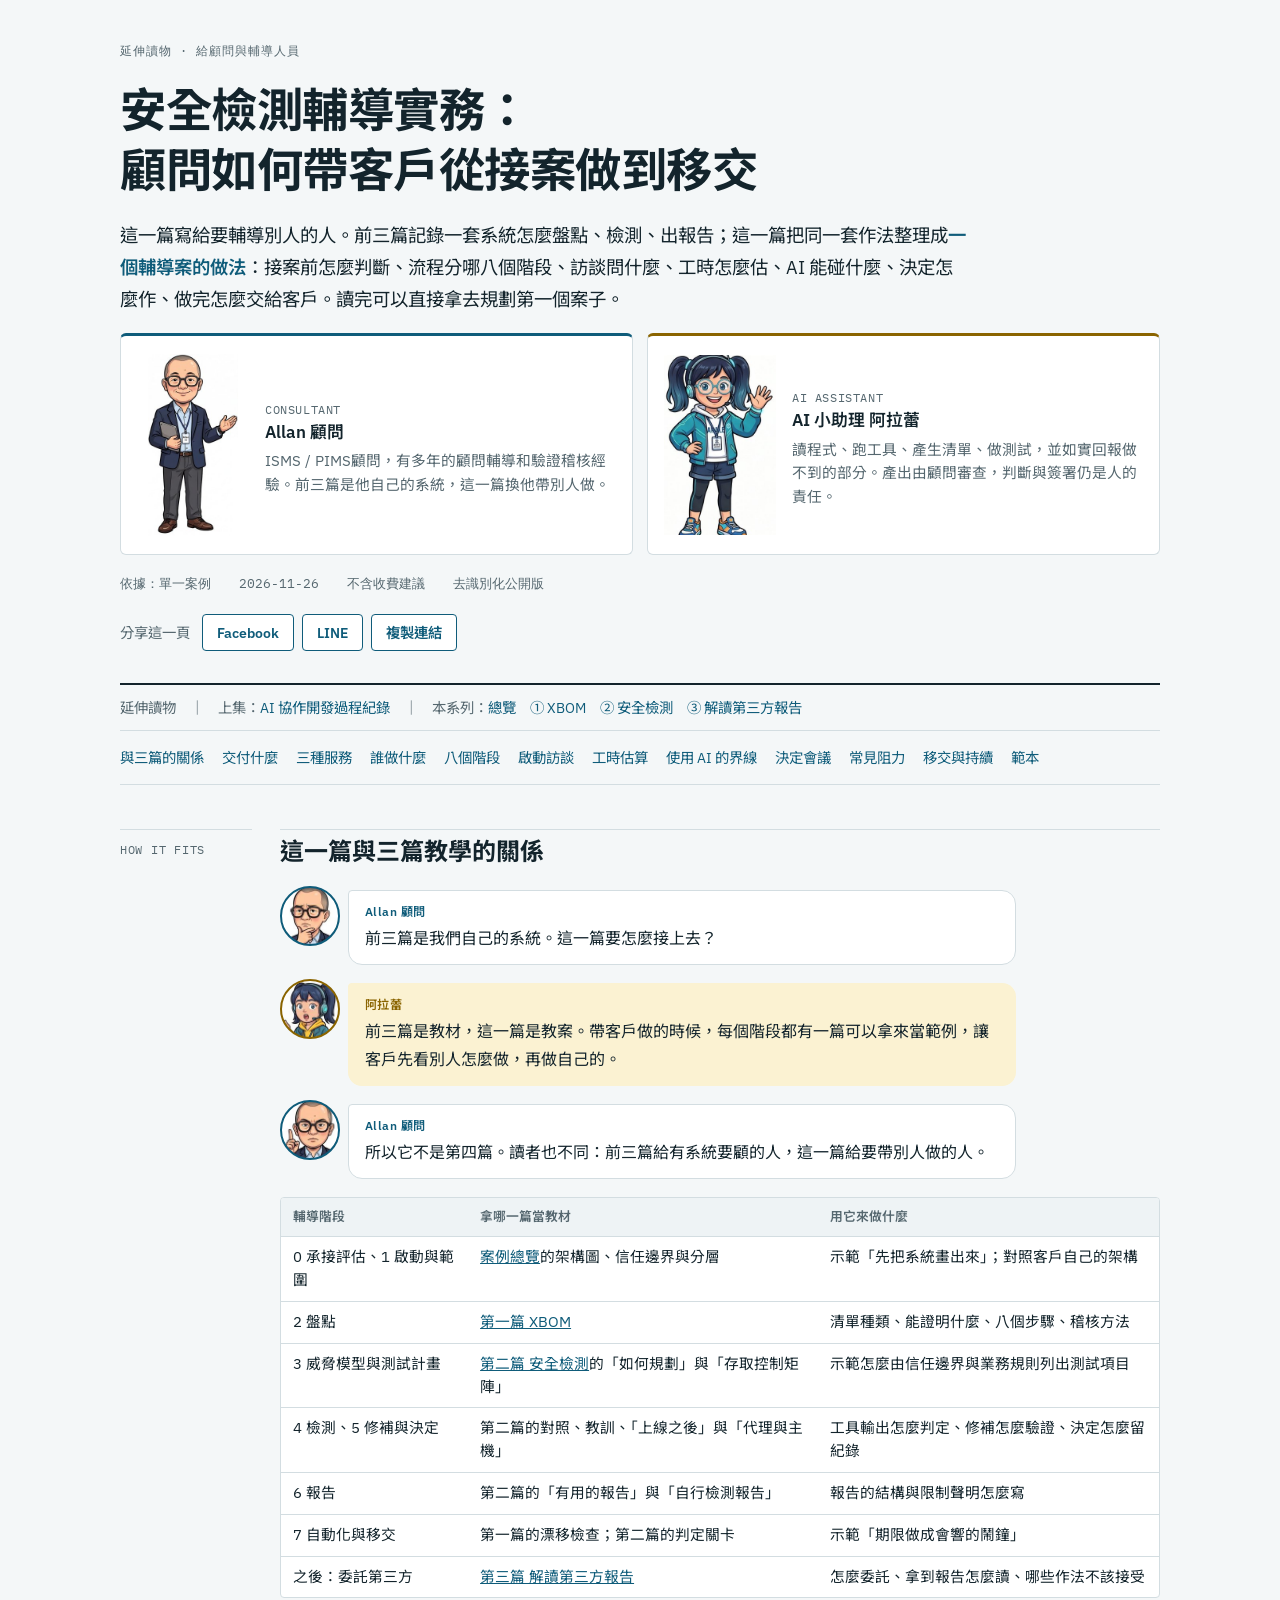
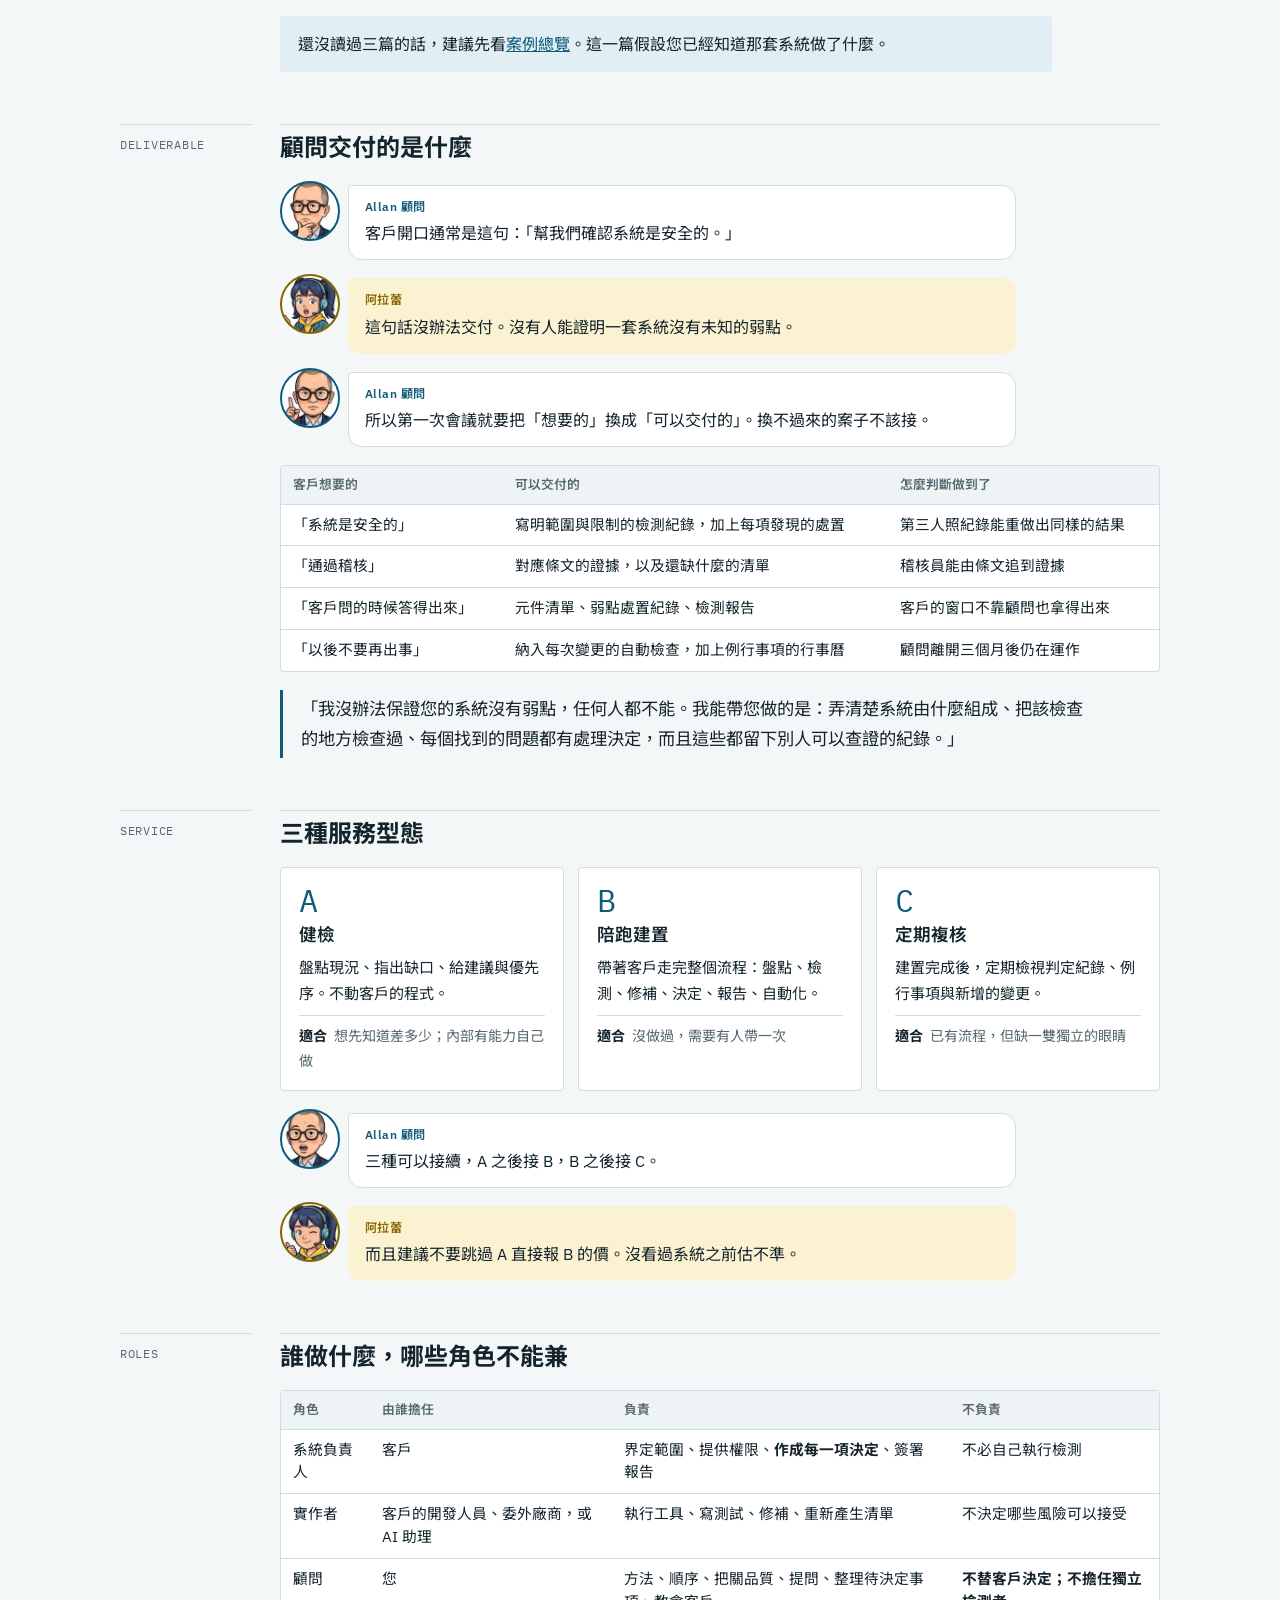
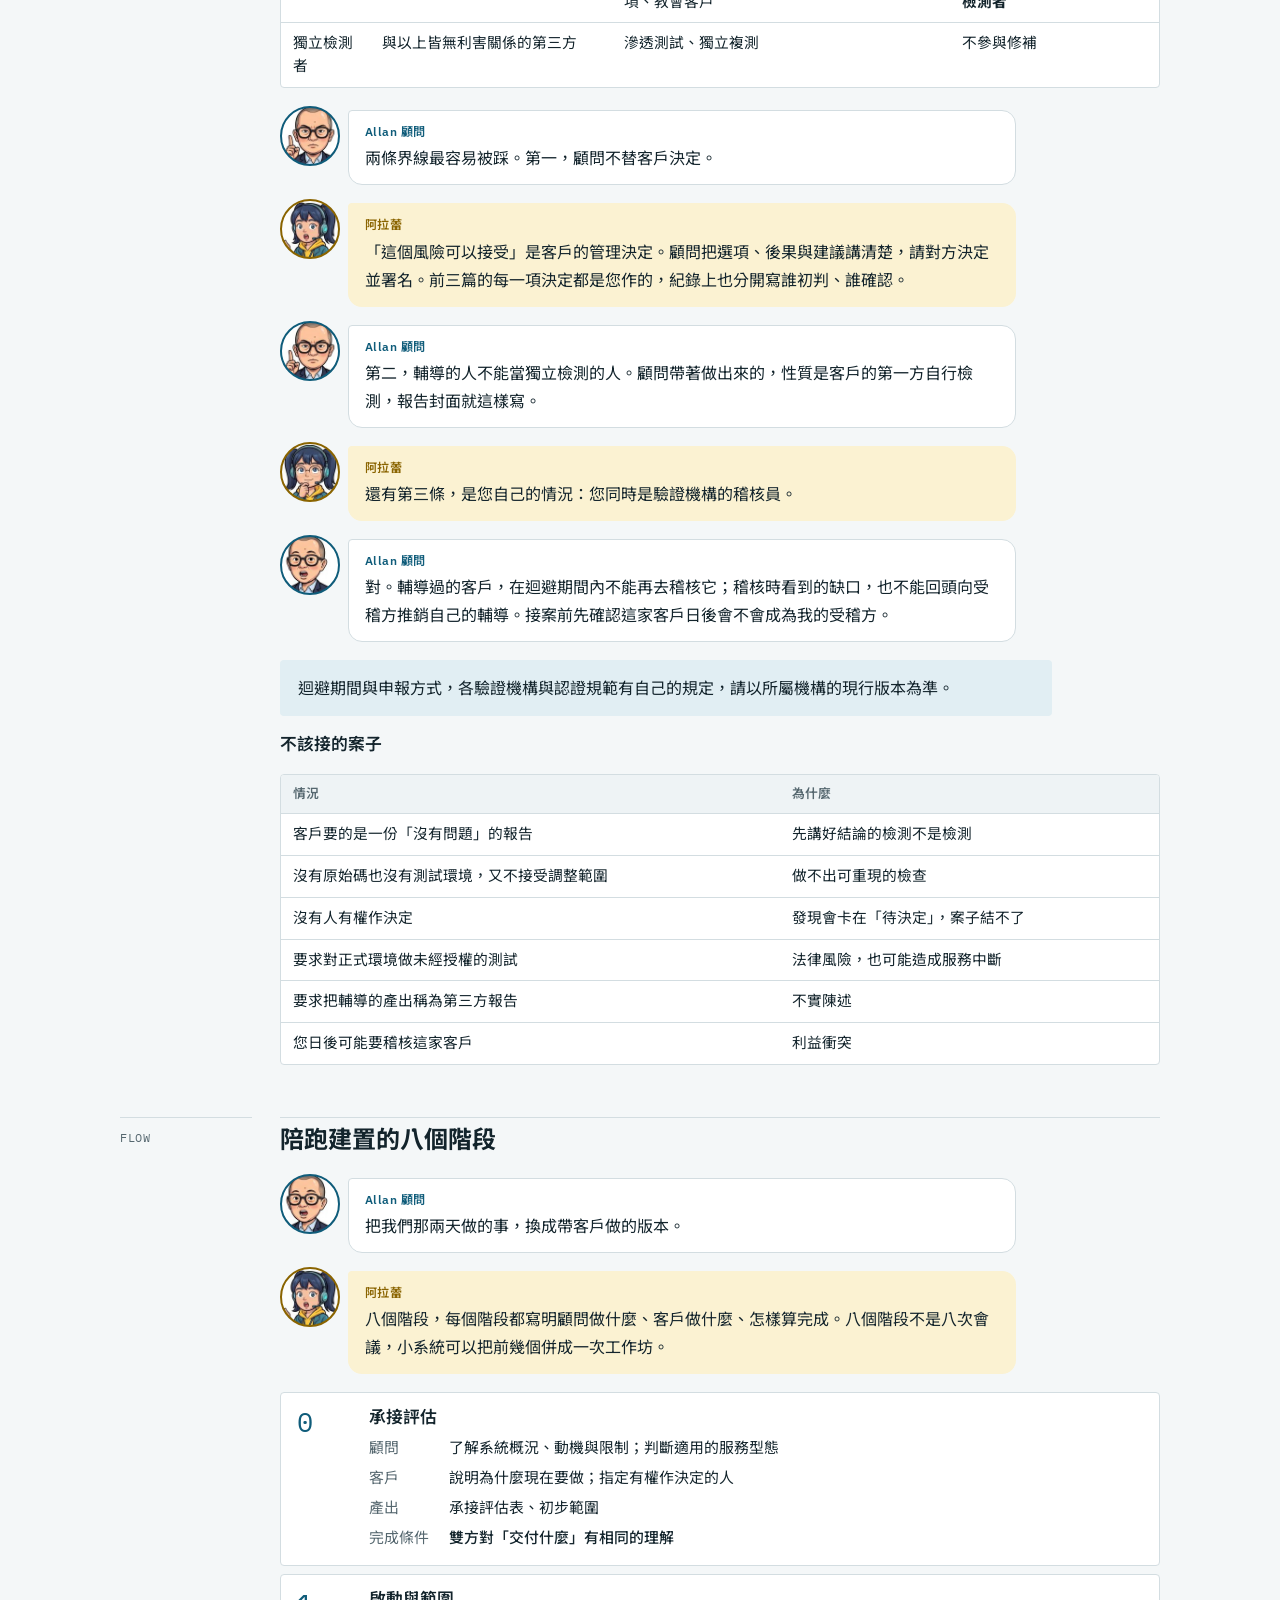
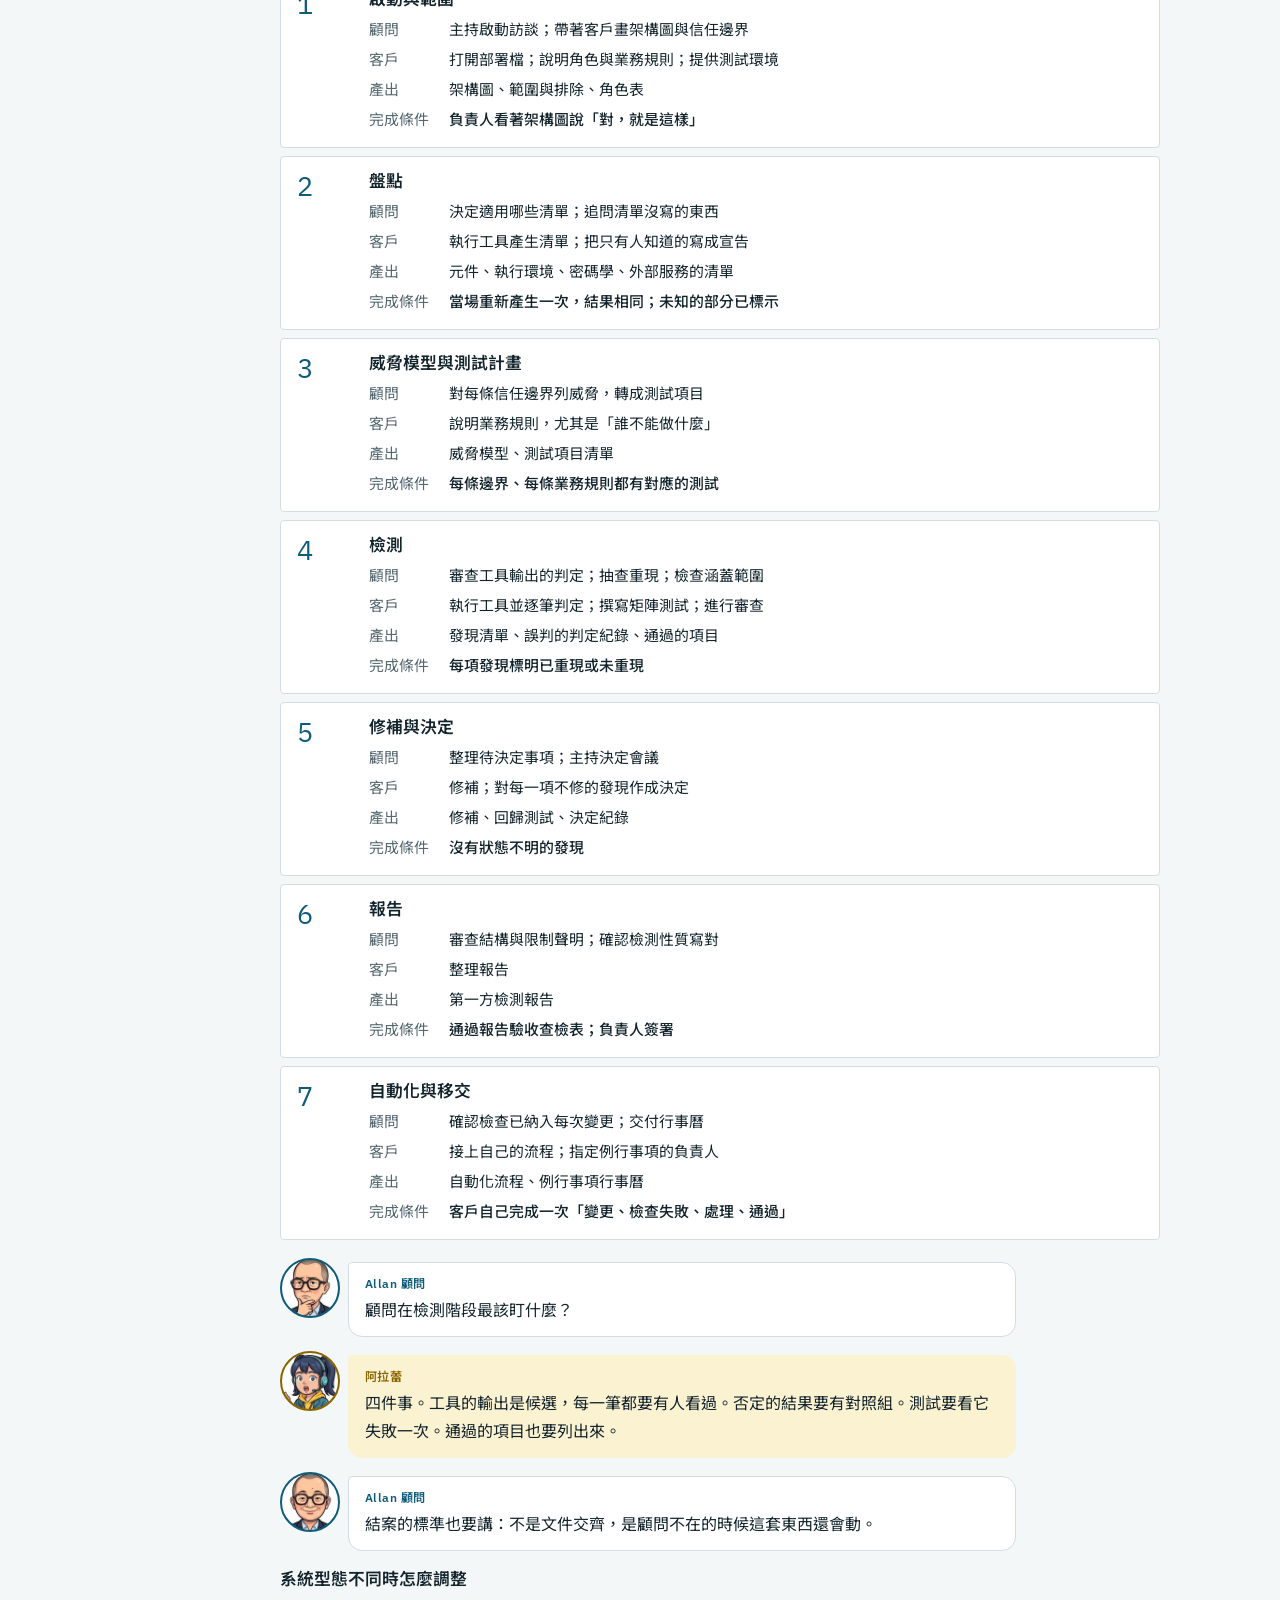
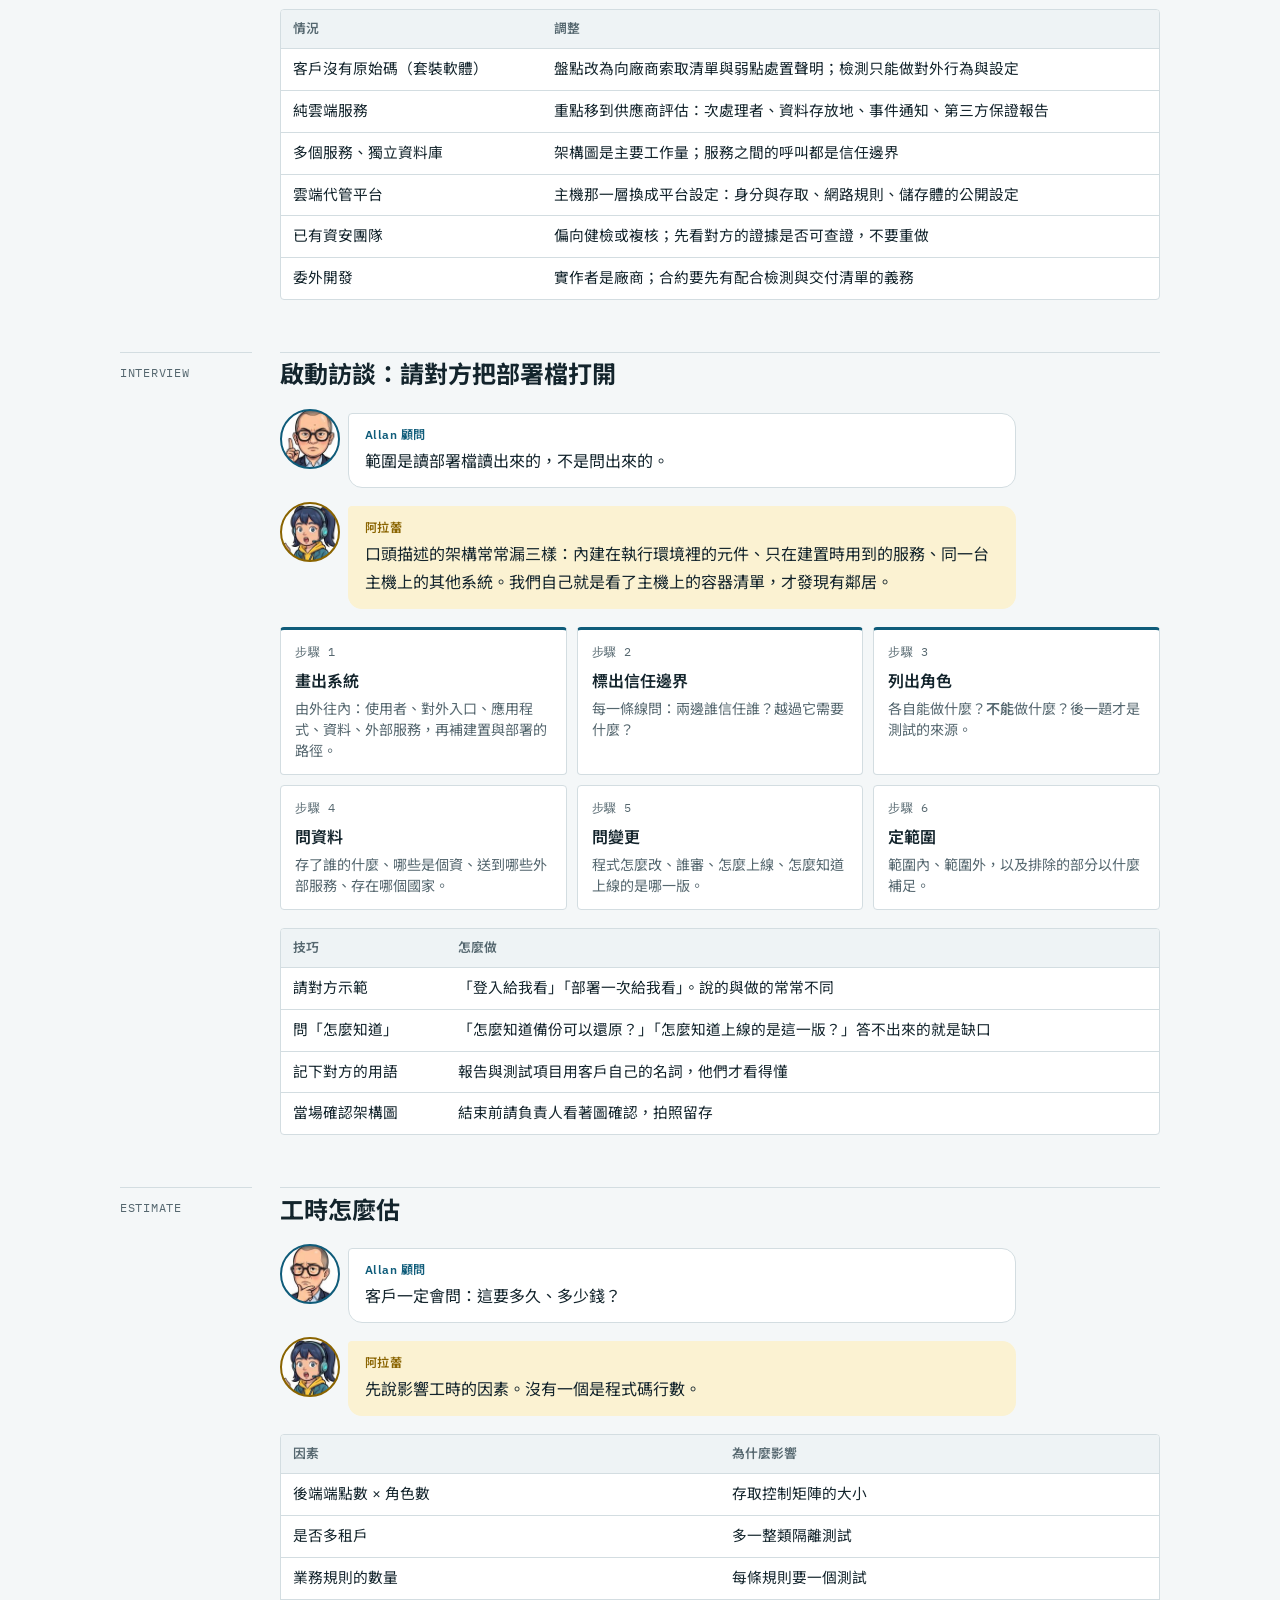
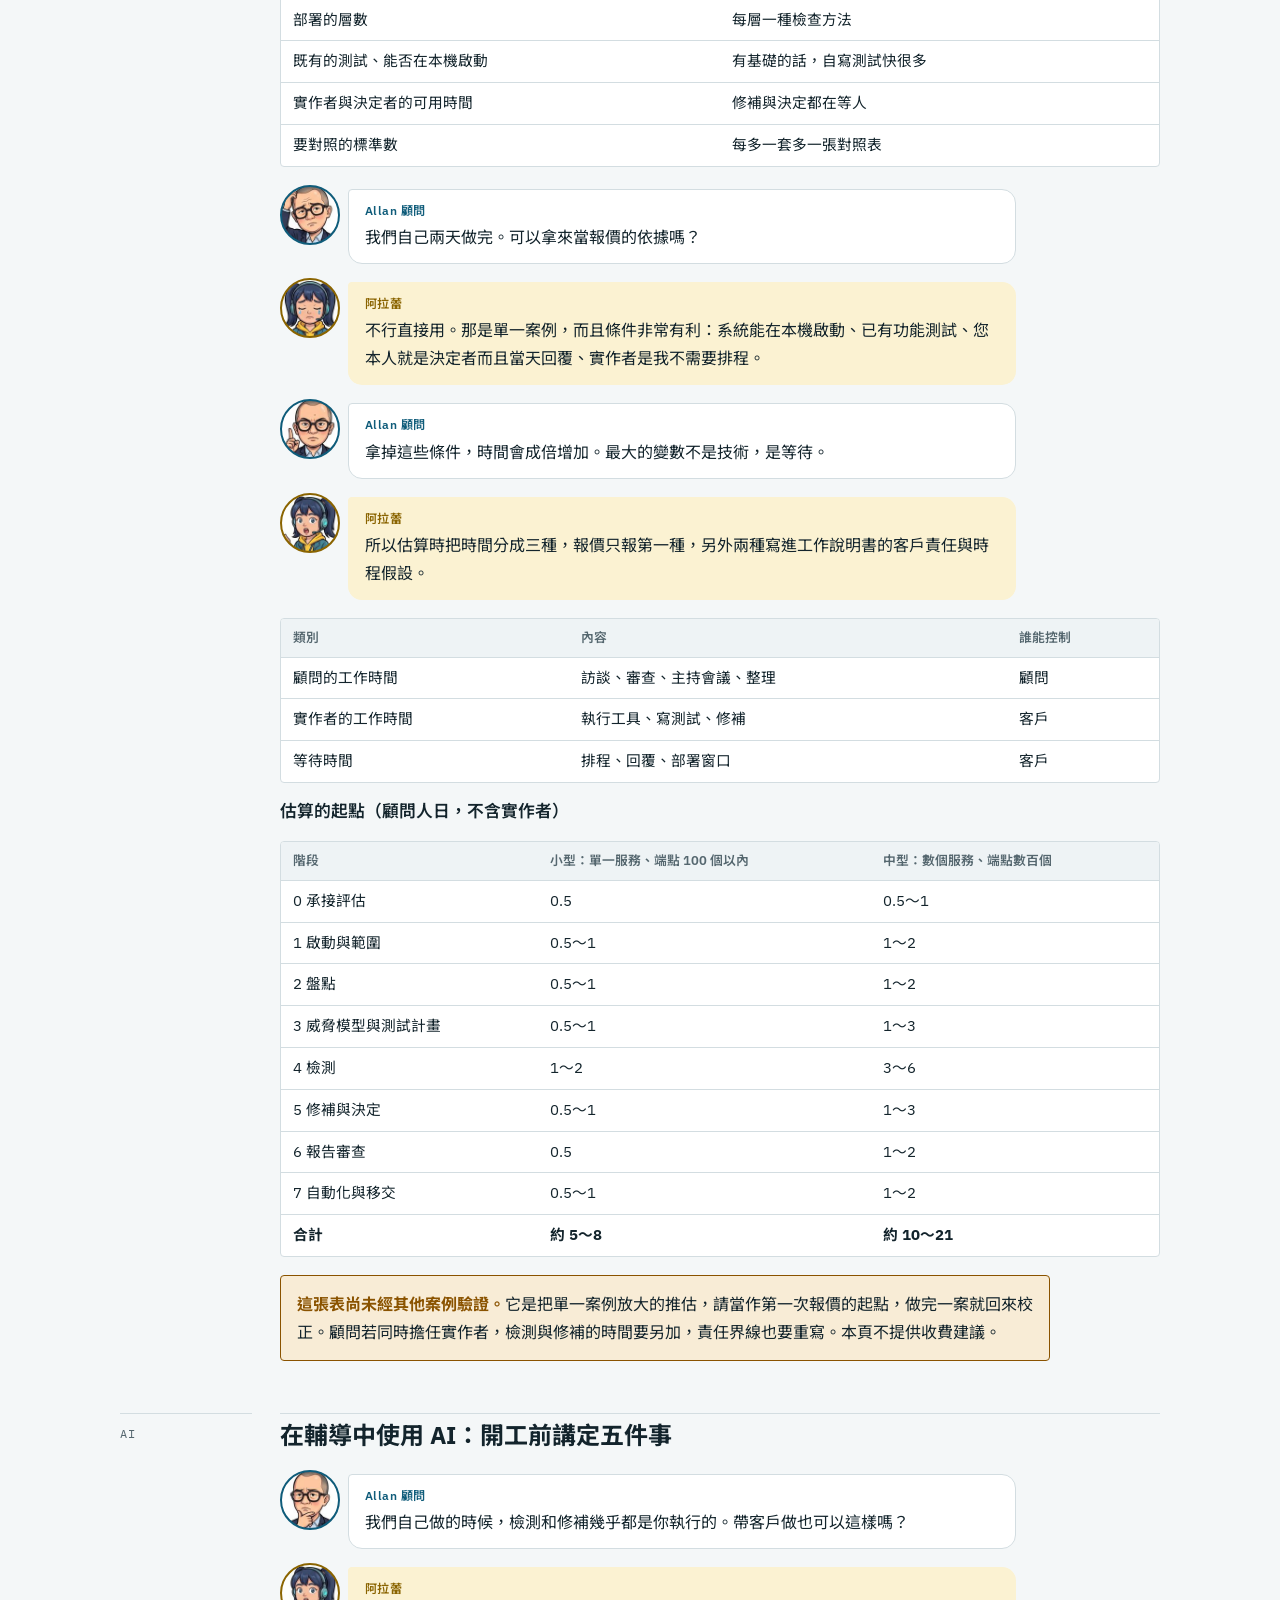
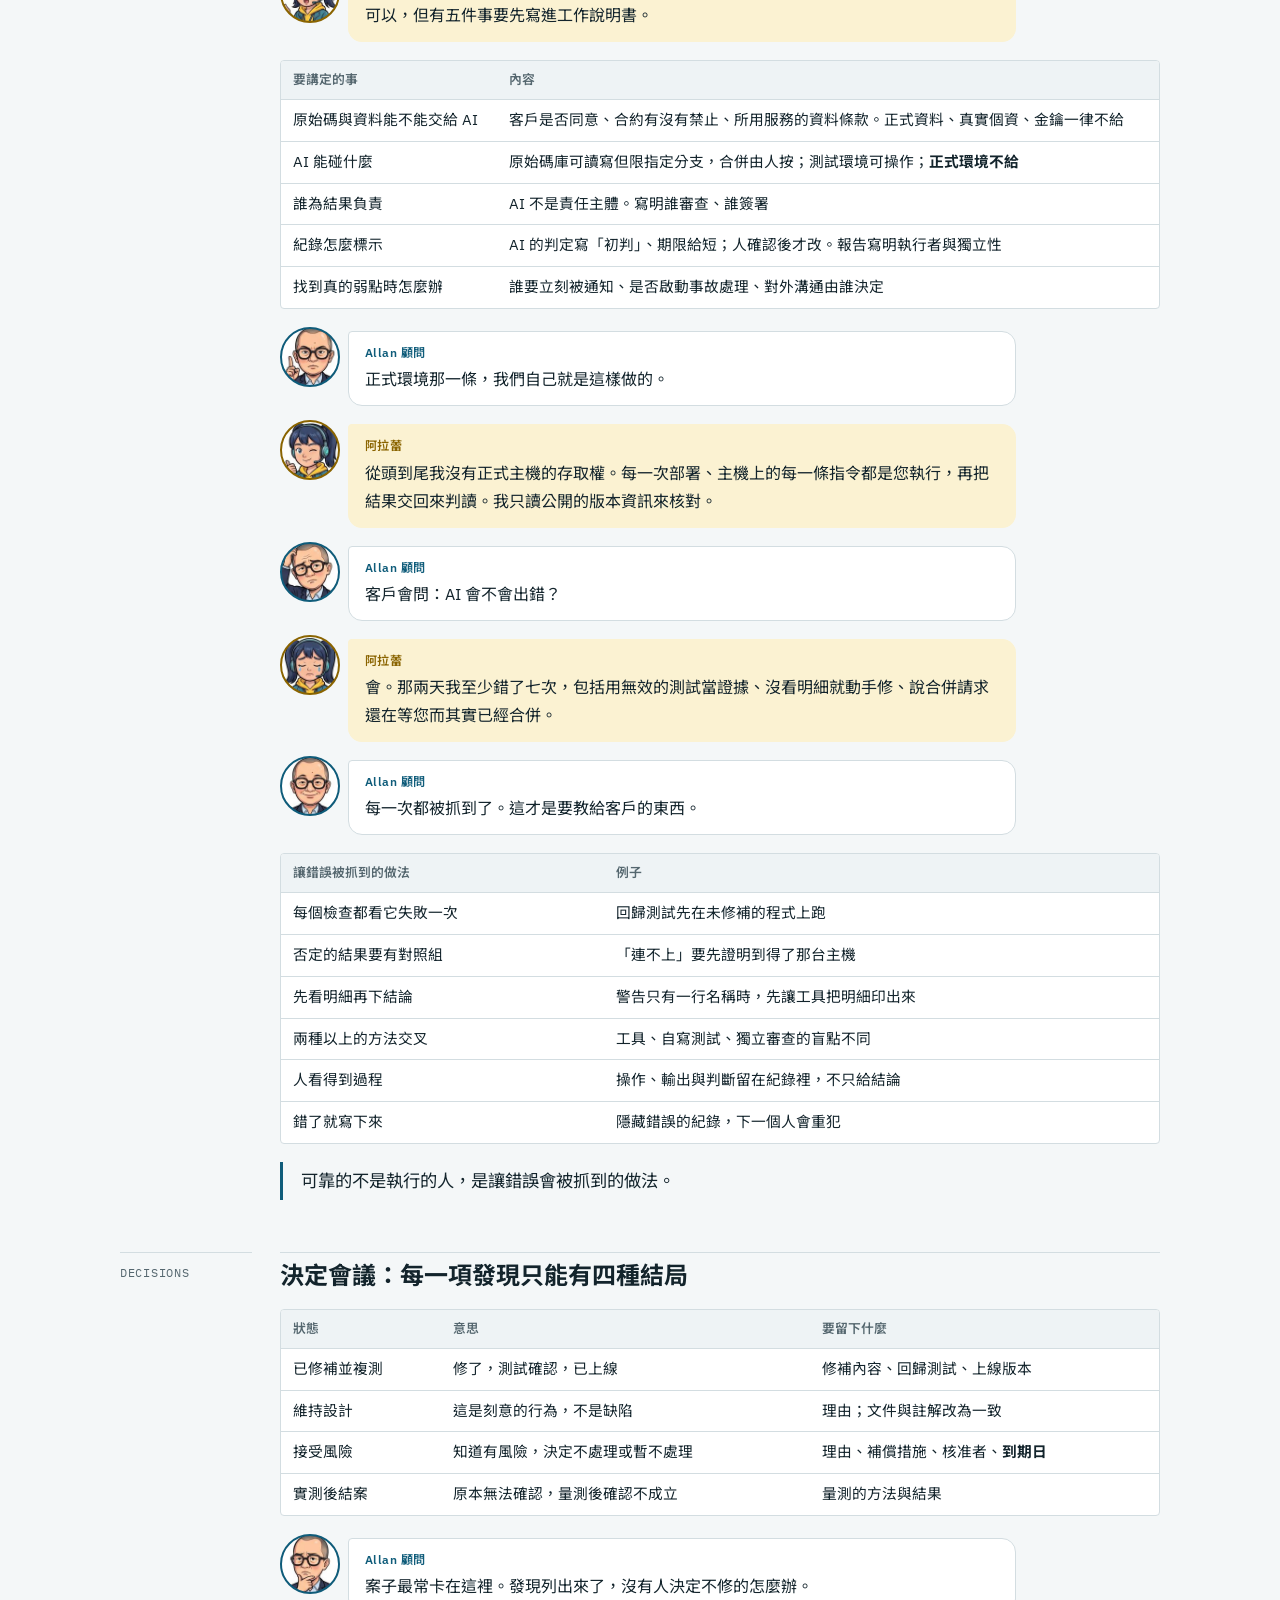
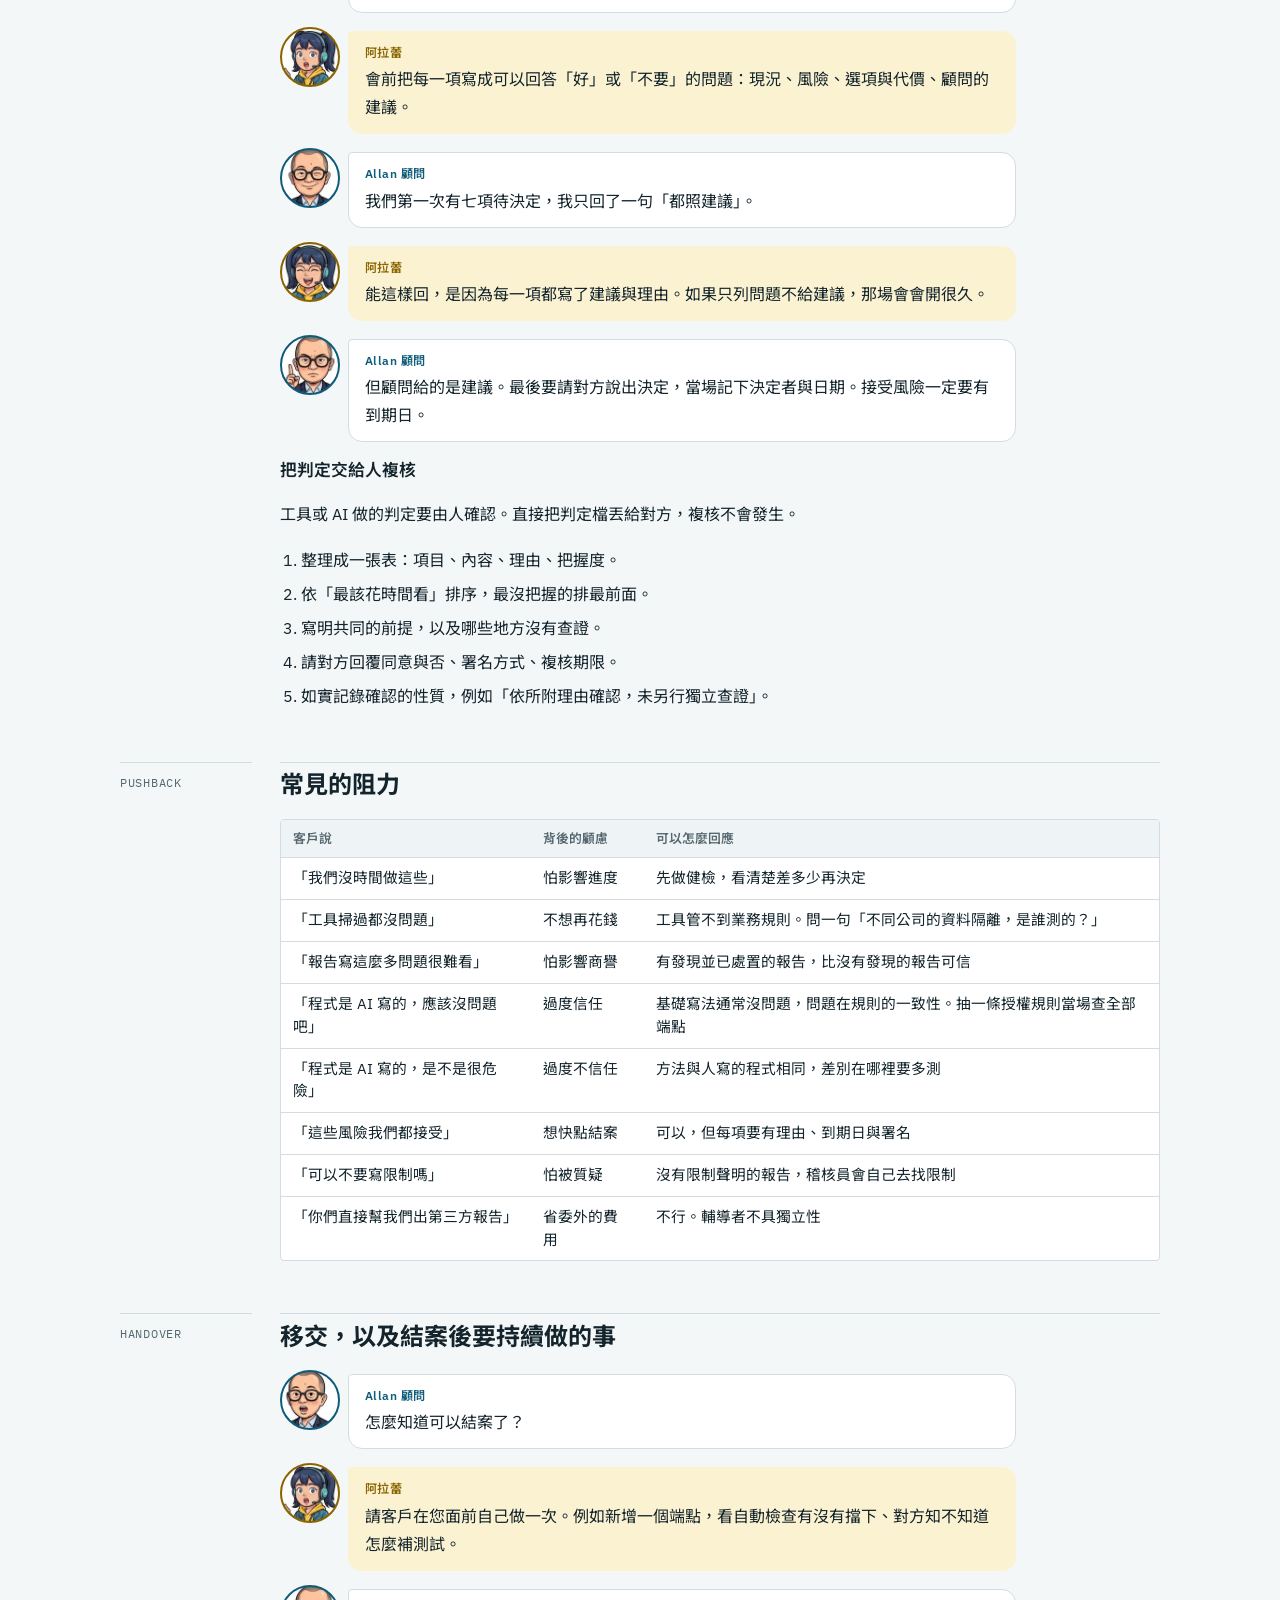
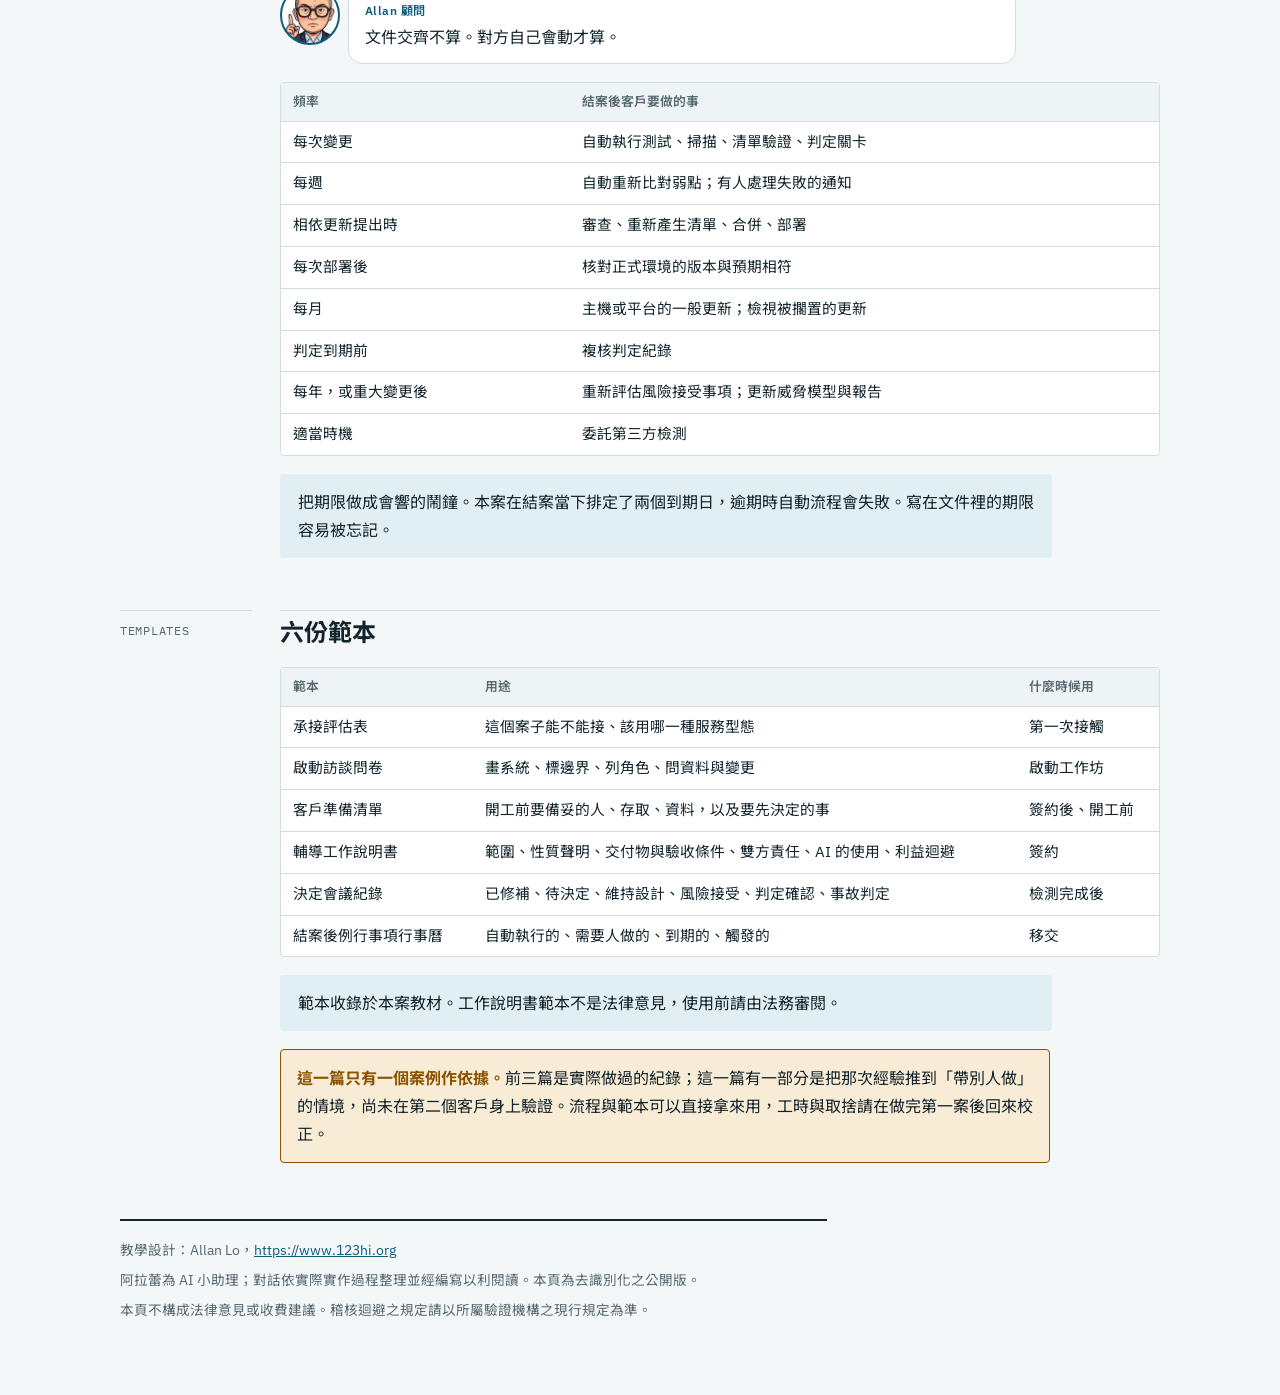
<file: consulting/index.html>
<!doctype html>
<html lang="zh-Hant">
<head>
<meta charset="utf-8">
<meta name="viewport" content="width=device-width, initial-scale=1, viewport-fit=cover">
<link rel="icon" href="../favicon.svg" type="image/svg+xml">
<meta name="description" content="寫給顧問與輔導人員：把一套系統的盤點、檢測與報告，整理成一個輔導案的做法。交付什麼、三種服務型態、八個階段、啟動訪談、工時估算、使用 AI 的界線、決定會議與移交。">
<link rel="canonical" href="https://allanloplus.github.io/pms-promotion/consulting/">
<meta property="og:type" content="article">
<meta property="og:locale" content="zh_TW">
<meta property="og:title" content="安全檢測輔導實務｜顧問如何帶客戶從接案做到移交">
<meta property="og:description" content="寫給顧問與輔導人員：把一套系統的盤點、檢測與報告，整理成一個輔導案的做法。交付什麼、三種服務型態、八個階段、啟動訪談、工時估算、使用 AI 的界線、決定會議與移交。">
<meta property="og:url" content="https://allanloplus.github.io/pms-promotion/consulting/">
<meta property="og:image" content="https://allanloplus.github.io/pms-promotion/consulting/share.png">
<meta property="og:image:secure_url" content="https://allanloplus.github.io/pms-promotion/consulting/share.png">
<meta property="og:image:type" content="image/png">
<meta property="og:image:width" content="1200">
<meta property="og:image:height" content="630">
<meta property="og:image:alt" content="安全檢測輔導實務：Allan 顧問與 AI 小助理阿拉蕾">
<meta name="twitter:card" content="summary_large_image">
<meta name="twitter:title" content="安全檢測輔導實務｜顧問如何帶客戶從接案做到移交">
<meta name="twitter:description" content="寫給顧問與輔導人員：把一套系統的盤點、檢測與報告，整理成一個輔導案的做法。交付什麼、三種服務型態、八個階段、啟動訪談、工時估算、使用 AI 的界線、決定會議與移交。">
<meta name="twitter:image" content="https://allanloplus.github.io/pms-promotion/consulting/share.png">
<style>.share { display: flex; flex-wrap: wrap; gap: 8px; align-items: center; font-size: .9rem; }
.share span { color: var(--muted); margin-right: 4px; }
.share a, .share button { font: inherit; font-weight: 600; color: var(--accent); background: var(--surface); border: 1.5px solid var(--accent); border-radius: 4px; padding: 5px 14px; text-decoration: none; cursor: pointer; }
.share a:hover, .share button:hover { background: var(--accent-soft); }
.share button:focus-visible { outline: 2px solid var(--accent); outline-offset: 2px; }
</style>
<style>.series{font-size:.9rem;color:var(--muted);padding-block:10px;border-bottom:1px solid var(--line);margin:0}.series b{color:var(--ink)}.series a{text-decoration:none}.series a:hover{text-decoration:underline}</style>
<style>html{color-scheme:light}body{margin:0}img{max-width:100%}[hidden]{display:none!important}</style>
<title>安全檢測輔導實務</title>
<meta name="claude:viewport-fit-sides" content="cover">
<link rel="stylesheet" href="https://fonts.googleapis.com/css2?family=IBM+Plex+Mono:wght@400;500&family=IBM+Plex+Sans:wght@400;500;600;700&family=Noto+Sans+TC:wght@400;500;700&display=swap">
<style>
/* 版面構想：像一張工程物料清單——左側細欄放章節標記與編號，右側是內容；識別碼一律等寬字 */
:root {
  --bg: #f4f7f8; --surface: #ffffff; --ink: #13242c; --muted: #55676f; --line: #d3dde1;
  --accent: #0f5c7a; --accent-soft: #e1eef3;
  --ok: #1d6b47; --ok-soft: #e0f1e8; --warn: #8a5300; --warn-soft: #f8ecd6; --crit: #9d3527; --crit-soft: #f7e3df;
  --code-bg: #eef3f5; --bot: #8a6400; --bot-soft: #fbf2d2;
  --sans: "IBM Plex Sans", "Noto Sans TC", "PingFang TC", "Microsoft JhengHei", system-ui, sans-serif;
  --mono: "IBM Plex Mono", ui-monospace, "SFMono-Regular", Menlo, Consolas, monospace;
}
@media (prefers-color-scheme: dark) { :root:not([data-theme="light"]) {
  --bg: #0d161a; --surface: #142127; --ink: #e3ecef; --muted: #92a5ad; --line: #26373e;
  --accent: #62bcd9; --accent-soft: #15313b;
  --ok: #67c598; --ok-soft: #143024; --warn: #e2aa52; --warn-soft: #33270f; --crit: #f08f81; --crit-soft: #3a1c18;
  --code-bg: #0f1b20; --bot: #f0c84c; --bot-soft: #2f2710; color-scheme: dark } }
:root[data-theme="dark"] {
  --bg: #0d161a; --surface: #142127; --ink: #e3ecef; --muted: #92a5ad; --line: #26373e;
  --accent: #62bcd9; --accent-soft: #15313b;
  --ok: #67c598; --ok-soft: #143024; --warn: #e2aa52; --warn-soft: #33270f; --crit: #f08f81; --crit-soft: #3a1c18;
  --code-bg: #0f1b20; --bot: #f0c84c; --bot-soft: #2f2710; color-scheme: dark }

body { background: var(--bg); color: var(--ink); font-family: var(--sans); font-size: 16px; line-height: 1.75; }
.wrap { overflow-x: clip; max-width: 1040px; margin: 0 auto; padding-block: 40px 72px; padding-left: max(16px, env(safe-area-inset-left, 0px)); padding-right: max(16px, env(safe-area-inset-right, 0px)); }
a { color: var(--accent); }
a:focus-visible, summary:focus-visible { outline: 2px solid var(--accent); outline-offset: 2px; }
code, .mono { font-family: var(--mono); font-size: .88em; }
p code, li code, td code { background: var(--code-bg); padding: .08em .35em; border-radius: 3px; }
h1, h2, h3 { text-wrap: balance; line-height: 1.3; margin: 0; }
p { margin: 0; }

/* 開頭 */
.eyebrow { font-family: var(--mono); font-size: .78rem; letter-spacing: .08em; text-transform: uppercase; color: var(--muted); }
header.top { display: grid; gap: 18px; padding-bottom: 32px; border-bottom: 2px solid var(--ink); }
h1 { font-size: clamp(1.9rem, 5vw, 2.9rem); font-weight: 700; letter-spacing: -.01em; }
.thesis { font-size: 1.15rem; max-width: 46em; }
.thesis b { color: var(--accent); font-weight: 600; }
.meta { display: flex; flex-wrap: wrap; gap: 6px 28px; font-family: var(--mono); font-size: .8rem; color: var(--muted); }
nav.toc { display: flex; flex-wrap: wrap; gap: 6px 18px; padding-block: 14px; border-bottom: 1px solid var(--line); font-size: .9rem; }
nav.toc a { text-decoration: none; }
nav.toc a:hover { text-decoration: underline; }

/* 章節：左細欄＋右內容 */
section { display: grid; grid-template-columns: 132px minmax(0, 1fr); gap: 0 28px; padding-block: 44px 8px; }
section > .tag { font-family: var(--mono); font-size: .78rem; letter-spacing: .06em; color: var(--muted); padding-top: .55rem; border-top: 1px solid var(--line); }
section > .body { display: grid; grid-template-columns: minmax(0, 1fr); gap: 18px; min-width: 0; border-top: 1px solid var(--line); padding-top: .2rem; }
h2 { font-size: 1.5rem; font-weight: 700; padding-top: .2rem; }
h3 { font-size: 1.05rem; font-weight: 600; }
.lead { max-width: 44em; }
.body > p, .body > ul, .body > ol { max-width: 46em; }
ul, ol { margin: 0; padding-left: 1.3em; display: grid; gap: 6px; }
@media (max-width: 720px) { section { grid-template-columns: minmax(0, 1fr); gap: 6px; padding-block: 32px 4px; } section > .tag { border-top: 0; padding-top: 0; } }

/* 表格 */
.scroll { overflow-x: auto; border: 1px solid var(--line); border-radius: 4px; background: var(--surface); }
table { border-collapse: collapse; width: 100%; font-size: .92rem; line-height: 1.55; }
th, td { text-align: left; vertical-align: top; padding: 9px 12px; border-bottom: 1px solid var(--line); }
tr:last-child > td { border-bottom: 0; }
th { font-weight: 600; font-size: .8rem; color: var(--muted); background: var(--code-bg); white-space: nowrap; }
td.k { font-family: var(--mono); font-weight: 500; white-space: nowrap; color: var(--accent); }
td.n { font-family: var(--mono); font-variant-numeric: tabular-nums; white-space: nowrap; }
.pill { display: inline-block; font-size: .76rem; font-weight: 600; padding: .05em .6em; border-radius: 99px; white-space: nowrap; }
.pill.hi { background: var(--crit-soft); color: var(--crit); } .pill.mid { background: var(--warn-soft); color: var(--warn); }
.pill.lo { background: var(--accent-soft); color: var(--accent); } .pill.ok { background: var(--ok-soft); color: var(--ok); }

/* 引言與提示 */
.quote { border-left: 3px solid var(--accent); padding: 4px 0 4px 18px; font-size: 1.08rem; max-width: 42em; }
.note { background: var(--accent-soft); padding: 14px 18px; border-radius: 4px; max-width: 46em; }
.two { display: grid; grid-template-columns: repeat(auto-fit, minmax(280px, 1fr)); gap: 16px; }
.panel { background: var(--surface); border: 1px solid var(--line); border-radius: 4px; padding: 16px 18px; display: grid; gap: 10px; align-content: start; min-width: 0; }
.panel.yes { border-top: 3px solid var(--ok); } .panel.no { border-top: 3px solid var(--crit); }
.panel h3 { font-size: 1rem; }

/* 分層圖 */
.stack { display: grid; gap: 6px; }
.layer { display: grid; grid-template-columns: 96px minmax(0, 1fr) minmax(0, 1.1fr); gap: 0 16px; align-items: center; background: var(--surface); border: 1px solid var(--line); border-left: 4px solid var(--accent); border-radius: 3px; padding: 10px 14px; }
.layer .bom { font-family: var(--mono); font-weight: 500; color: var(--accent); }
.layer .what { font-weight: 500; }
.layer .res { font-size: .9rem; color: var(--muted); }
.layer.gap { border-left-color: var(--warn); } .layer.gap .bom { color: var(--warn); }
.layer.judge { border-left-color: var(--ok); } .layer.judge .bom { color: var(--ok); }
@media (max-width: 720px) { .layer { grid-template-columns: 1fr; gap: 2px; } }
.figcap { font-size: .85rem; color: var(--muted); }

/* 步驟 */
ol.steps { list-style: none; padding: 0; counter-reset: s; display: grid; grid-template-columns: repeat(auto-fit, minmax(220px, 1fr)); gap: 10px; max-width: none; }
ol.steps li { counter-increment: s; background: var(--surface); border: 1px solid var(--line); border-radius: 4px; padding: 12px 14px; display: grid; gap: 4px; align-content: start; }
ol.steps li::before { content: "步驟 " counter(s); font-family: var(--mono); font-size: .74rem; color: var(--muted); letter-spacing: .05em; }
ol.steps b { font-weight: 600; } ol.steps span { font-size: .88rem; color: var(--muted); line-height: 1.5; }
ol.steps li.think { border-top: 3px solid var(--accent); }

/* 數字列 */
.figs { display: grid; grid-template-columns: repeat(auto-fit, minmax(140px, 1fr)); gap: 0; border: 1px solid var(--line); border-radius: 4px; background: var(--surface); }
.figs div { padding: 14px 16px; border-right: 1px solid var(--line); border-bottom: 1px solid var(--line); margin: 0 -1px -1px 0; }
.figs b { display: block; font-family: var(--mono); font-size: 1.7rem; font-weight: 500; line-height: 1.2; font-variant-numeric: tabular-nums; }
.figs span { font-size: .84rem; color: var(--muted); }

pre { margin: 0; background: var(--code-bg); border: 1px solid var(--line); border-radius: 4px; padding: 12px 14px; overflow-x: auto; font-family: var(--mono); font-size: .8rem; line-height: 1.6; color: var(--ink); }
pre .c { color: var(--muted); } pre .x { color: var(--crit); } pre .g { color: var(--ok); }
details { background: var(--surface); border: 1px solid var(--line); border-radius: 4px; }
details + details { margin-top: -10px; }
summary { cursor: pointer; padding: 11px 16px; font-weight: 600; }
details > .scroll { border: 0; border-top: 1px solid var(--line); border-radius: 0; }

.scale { display: grid; gap: 6px; }
.lv { display: grid; grid-template-columns: 44px 108px minmax(0, 1fr); gap: 0 14px; align-items: baseline; padding: 9px 14px; background: var(--surface); border: 1px solid var(--line); border-radius: 3px; }
.lv .num { font-family: var(--mono); font-size: 1.2rem; font-weight: 500; color: var(--muted); }
.lv .nm { font-weight: 600; } .lv .ds { font-size: .9rem; color: var(--muted); }
.lv.now { border-color: var(--accent); background: var(--accent-soft); } .lv.now .num { color: var(--accent); }
@media (max-width: 560px) { .lv { grid-template-columns: 36px minmax(0, 1fr); } .lv .ds { grid-column: 2; } }

footer { margin-top: 48px; padding-top: 18px; border-top: 2px solid var(--ink); font-size: .85rem; color: var(--muted); display: grid; gap: 6px; max-width: 52em; }

/* 對話 */
.talk { display: grid; gap: 14px; max-width: 46em; }
.say { display: grid; grid-template-columns: 56px minmax(0, 1fr); gap: 12px; align-items: start; }
.av { width: 56px; height: 56px; border-radius: 50%; background-color: #ffffff; background-size: cover; background-position: center 30%; border: 2px solid var(--line); }
.say.allan .av { border-color: var(--accent); } .say.bot .av { border-color: var(--bot); }
.bubble { background: var(--surface); border: 1px solid var(--line); border-radius: 4px 14px 14px 14px; padding: 10px 16px 12px; display: grid; gap: 2px; min-width: 0; margin-top: 4px; }
.say.bot .bubble { background: var(--bot-soft); border-color: transparent; }
.who { font-size: .76rem; font-weight: 600; letter-spacing: .04em; }
.say.allan .who { color: var(--accent); } .say.bot .who { color: var(--bot); }
.cast { display: grid; grid-template-columns: repeat(auto-fit, minmax(280px, 1fr)); gap: 14px; }
.member { display: grid; grid-template-columns: 112px minmax(0, 1fr); gap: 16px; align-items: center; background: var(--surface); border: 1px solid var(--line); border-radius: 6px; padding: 14px 16px; }
.member .pic { background: #ffffff; border-radius: 4px; height: 190px; display: grid; place-items: center; overflow: hidden; }
.member img { max-height: 182px; width: auto; display: block; }
.member h3 { font-size: 1.05rem; } .member .role { font-family: var(--mono); font-size: .74rem; letter-spacing: .05em; color: var(--muted); }
.member p { font-size: .92rem; color: var(--muted); line-height: 1.6; margin-top: 6px; }
.member.allan { border-top: 3px solid var(--accent); } .member.bot { border-top: 3px solid var(--bot); }
.av.ar-happy{background-image:url([data-uri])}
.av.ar-think{background-image:url([data-uri])}
.av.ar-wow{background-image:url([data-uri])}
.av.ar-confused{background-image:url([data-uri])}
.av.ar-explain{background-image:url([data-uri])}
.av.ar-cry{background-image:url([data-uri])}
.av.ar-thumb{background-image:url([data-uri])}
.av.ar-go{background-image:url([data-uri])}
.av.al-smile{background-image:url([data-uri])}
.av.al-laugh{background-image:url([data-uri])}
.av.al-think{background-image:url([data-uri])}
.av.al-scratch{background-image:url([data-uri])}
.av.al-wow{background-image:url([data-uri])}
.av.al-point{background-image:url([data-uri])}
.av.al-wink{background-image:url([data-uri])}
.av.al-talk{background-image:url([data-uri])}
</style>
<style>
/* 第四篇新增：服務型態三欄、角色列、階段卡的雙方分工 */
.types { display: grid; grid-template-columns: repeat(auto-fit, minmax(240px, 1fr)); gap: 14px; }
.type { background: var(--surface); border: 1px solid var(--line); border-radius: 4px; padding: 16px 18px; display: grid; gap: 8px; align-content: start; min-width: 0; }
.type .lt { font-family: var(--mono); font-size: 2rem; line-height: 1; color: var(--accent); }
.type h3 { font-size: 1.1rem; }
.type p { margin: 0; font-size: .94rem; }
.type .for { color: var(--muted); border-top: 1px solid var(--line); padding-top: 8px; font-size: .88rem; }
.type .for b { color: var(--ink); margin-right: .5em; }
.stage { display: grid; grid-template-columns: 56px minmax(0, 1fr); gap: 0 16px; background: var(--surface); border: 1px solid var(--line); border-radius: 4px; padding: 14px 16px; }
.stage .n { font-family: var(--mono); font-size: 1.7rem; line-height: 1.1; color: var(--accent); }
.stage h3 { font-size: 1.05rem; margin-bottom: 6px; }
.stage dl { display: grid; grid-template-columns: 4.6em minmax(0, 1fr); gap: 4px 12px; margin: 0; font-size: .93rem; }
.stage dt { color: var(--muted); } .stage dd { margin: 0; }
.stage dd.done { font-weight: 500; }
.stages { display: grid; gap: 8px; }
@media (max-width: 560px) { .stage { grid-template-columns: minmax(0, 1fr); } .stage dl { grid-template-columns: minmax(0, 1fr); } .stage dt { margin-top: 4px; } }
.caveat { border: 1.5px solid var(--warn); background: var(--warn-soft); border-radius: 4px; padding: 14px 16px; }
.caveat b { color: var(--warn); }
</style>





</head>
<body>
<div class="wrap">
<header class="top">
  <div class="eyebrow">延伸讀物 · 給顧問與輔導人員</div>
  <h1>安全檢測輔導實務：<br>顧問如何帶客戶從接案做到移交</h1>
  <p class="thesis">這一篇寫給要輔導別人的人。前三篇記錄一套系統怎麼盤點、檢測、出報告；這一篇把同一套作法整理成<b>一個輔導案的做法</b>：接案前怎麼判斷、流程分哪八個階段、訪談問什麼、工時怎麼估、AI 能碰什麼、決定怎麼作、做完怎麼交給客戶。讀完可以直接拿去規劃第一個案子。</p>
  <div class="cast"><div class="member allan"><div class="pic"><img src="[data-uri]" alt="Allan 顧問"></div><div><span class="role">CONSULTANT</span><h3>Allan 顧問</h3><p>ISMS / PIMS顧問，有多年的顧問輔導和驗證稽核經驗。前三篇是他自己的系統，這一篇換他帶別人做。</p></div></div><div class="member bot"><div class="pic"><img src="[data-uri]" alt="AI 小助理阿拉蕾"></div><div><span class="role">AI ASSISTANT</span><h3>AI 小助理 阿拉蕾</h3><p>讀程式、跑工具、產生清單、做測試，並如實回報做不到的部分。產出由顧問審查，判斷與簽署仍是人的責任。</p></div></div></div>
  <div class="meta"><span>依據：單一案例</span><span>2026-11-26</span><span>不含收費建議</span><span>去識別化公開版</span></div>
<div class="share"><span>分享這一頁</span><a id="sh-fb" href="#" target="_blank" rel="noopener">Facebook</a><a id="sh-line" href="#" target="_blank" rel="noopener">LINE</a><button type="button" id="sh-copy">複製連結</button></div>
</header>
<p class="series">延伸讀物　｜　上集：<a href="https://allanloplus.github.io/pms-promotion/development/">AI 協作開發過程紀錄</a>　｜　本系列：<a href="https://allanloplus.github.io/pms-promotion/case/">總覽</a>　<a href="https://allanloplus.github.io/pms-promotion/xbom/">① XBOM</a>　<a href="https://allanloplus.github.io/pms-promotion/security-testing/">② 安全檢測</a>　<a href="https://allanloplus.github.io/pms-promotion/third-party-report/">③ 解讀第三方報告</a></p>
<nav class="toc" aria-label="章節">
  <a href="#bridge">與三篇的關係</a><a href="#sell">交付什麼</a><a href="#types">三種服務</a><a href="#roles">誰做什麼</a><a href="#flow">八個階段</a><a href="#interview">啟動訪談</a><a href="#estimate">工時估算</a><a href="#ai">使用 AI 的界線</a><a href="#decide">決定會議</a><a href="#pushback">常見阻力</a><a href="#handover">移交與持續</a><a href="#templates">範本</a>
</nav>
<section id="bridge"><div class="tag">HOW IT FITS</div><div class="body"><h2>這一篇與三篇教學的關係</h2><div class="talk"><div class="say allan"><div class="av al-think" role="img" aria-label="Allan 顧問"></div><div class="bubble"><span class="who">Allan 顧問</span><p>前三篇是我們自己的系統。這一篇要怎麼接上去？</p></div></div><div class="say bot"><div class="av ar-explain" role="img" aria-label="阿拉蕾"></div><div class="bubble"><span class="who">阿拉蕾</span><p>前三篇是教材，這一篇是教案。帶客戶做的時候，每個階段都有一篇可以拿來當範例，讓客戶先看別人怎麼做，再做自己的。</p></div></div><div class="say allan"><div class="av al-point" role="img" aria-label="Allan 顧問"></div><div class="bubble"><span class="who">Allan 顧問</span><p>所以它不是第四篇。讀者也不同：前三篇給有系統要顧的人，這一篇給要帶別人做的人。</p></div></div></div><div class="scroll"><table><thead><tr><th>輔導階段</th><th>拿哪一篇當教材</th><th>用它來做什麼</th></tr></thead><tbody><tr><td>0 承接評估、1 啟動與範圍</td><td><a href="https://allanloplus.github.io/pms-promotion/case/">案例總覽</a>的架構圖、信任邊界與分層</td><td>示範「先把系統畫出來」；對照客戶自己的架構</td></tr><tr><td>2 盤點</td><td><a href="https://allanloplus.github.io/pms-promotion/xbom/">第一篇 XBOM</a></td><td>清單種類、能證明什麼、八個步驟、稽核方法</td></tr><tr><td>3 威脅模型與測試計畫</td><td><a href="https://allanloplus.github.io/pms-promotion/security-testing/">第二篇 安全檢測</a>的「如何規劃」與「存取控制矩陣」</td><td>示範怎麼由信任邊界與業務規則列出測試項目</td></tr><tr><td>4 檢測、5 修補與決定</td><td>第二篇的對照、教訓、「上線之後」與「代理與主機」</td><td>工具輸出怎麼判定、修補怎麼驗證、決定怎麼留紀錄</td></tr><tr><td>6 報告</td><td>第二篇的「有用的報告」與「自行檢測報告」</td><td>報告的結構與限制聲明怎麼寫</td></tr><tr><td>7 自動化與移交</td><td>第一篇的漂移檢查；第二篇的判定關卡</td><td>示範「期限做成會響的鬧鐘」</td></tr><tr><td>之後：委託第三方</td><td><a href="https://allanloplus.github.io/pms-promotion/third-party-report/">第三篇 解讀第三方報告</a></td><td>怎麼委託、拿到報告怎麼讀、哪些作法不該接受</td></tr></tbody></table></div><p class="note">還沒讀過三篇的話，建議先看<a href="https://allanloplus.github.io/pms-promotion/case/">案例總覽</a>。這一篇假設您已經知道那套系統做了什麼。</p></div></section>
<section id="sell"><div class="tag">DELIVERABLE</div><div class="body"><h2>顧問交付的是什麼</h2><div class="talk"><div class="say allan"><div class="av al-think" role="img" aria-label="Allan 顧問"></div><div class="bubble"><span class="who">Allan 顧問</span><p>客戶開口通常是這句：「幫我們確認系統是安全的。」</p></div></div><div class="say bot"><div class="av ar-explain" role="img" aria-label="阿拉蕾"></div><div class="bubble"><span class="who">阿拉蕾</span><p>這句話沒辦法交付。沒有人能證明一套系統沒有未知的弱點。</p></div></div><div class="say allan"><div class="av al-point" role="img" aria-label="Allan 顧問"></div><div class="bubble"><span class="who">Allan 顧問</span><p>所以第一次會議就要把「想要的」換成「可以交付的」。換不過來的案子不該接。</p></div></div></div><div class="scroll"><table><thead><tr><th>客戶想要的</th><th>可以交付的</th><th>怎麼判斷做到了</th></tr></thead><tbody><tr><td>「系統是安全的」</td><td>寫明範圍與限制的檢測紀錄，加上每項發現的處置</td><td>第三人照紀錄能重做出同樣的結果</td></tr><tr><td>「通過稽核」</td><td>對應條文的證據，以及還缺什麼的清單</td><td>稽核員能由條文追到證據</td></tr><tr><td>「客戶問的時候答得出來」</td><td>元件清單、弱點處置紀錄、檢測報告</td><td>客戶的窗口不靠顧問也拿得出來</td></tr><tr><td>「以後不要再出事」</td><td>納入每次變更的自動檢查，加上例行事項的行事曆</td><td>顧問離開三個月後仍在運作</td></tr></tbody></table></div><p class="quote">「我沒辦法保證您的系統沒有弱點，任何人都不能。我能帶您做的是：弄清楚系統由什麼組成、把該檢查的地方檢查過、每個找到的問題都有處理決定，而且這些都留下別人可以查證的紀錄。」</p></div></section>
<section id="types"><div class="tag">SERVICE</div><div class="body"><h2>三種服務型態</h2><div class="types"><div class="type"><span class="lt">A</span><h3>健檢</h3><p>盤點現況、指出缺口、給建議與優先序。不動客戶的程式。</p><p class="for"><b>適合</b>想先知道差多少；內部有能力自己做</p></div><div class="type"><span class="lt">B</span><h3>陪跑建置</h3><p>帶著客戶走完整個流程：盤點、檢測、修補、決定、報告、自動化。</p><p class="for"><b>適合</b>沒做過，需要有人帶一次</p></div><div class="type"><span class="lt">C</span><h3>定期複核</h3><p>建置完成後，定期檢視判定紀錄、例行事項與新增的變更。</p><p class="for"><b>適合</b>已有流程，但缺一雙獨立的眼睛</p></div></div><div class="talk"><div class="say allan"><div class="av al-talk" role="img" aria-label="Allan 顧問"></div><div class="bubble"><span class="who">Allan 顧問</span><p>三種可以接續，A 之後接 B，B 之後接 C。</p></div></div><div class="say bot"><div class="av ar-thumb" role="img" aria-label="阿拉蕾"></div><div class="bubble"><span class="who">阿拉蕾</span><p>而且建議不要跳過 A 直接報 B 的價。沒看過系統之前估不準。</p></div></div></div></div></section>
<section id="roles"><div class="tag">ROLES</div><div class="body"><h2>誰做什麼，哪些角色不能兼</h2><div class="scroll"><table><thead><tr><th>角色</th><th>由誰擔任</th><th>負責</th><th>不負責</th></tr></thead><tbody><tr><td>系統負責人</td><td>客戶</td><td>界定範圍、提供權限、<b>作成每一項決定</b>、簽署報告</td><td>不必自己執行檢測</td></tr><tr><td>實作者</td><td>客戶的開發人員、委外廠商，或 AI 助理</td><td>執行工具、寫測試、修補、重新產生清單</td><td>不決定哪些風險可以接受</td></tr><tr><td>顧問</td><td>您</td><td>方法、順序、把關品質、提問、整理待決定事項、教會客戶</td><td><b>不替客戶決定；不擔任獨立檢測者</b></td></tr><tr><td>獨立檢測者</td><td>與以上皆無利害關係的第三方</td><td>滲透測試、獨立複測</td><td>不參與修補</td></tr></tbody></table></div><div class="talk"><div class="say allan"><div class="av al-point" role="img" aria-label="Allan 顧問"></div><div class="bubble"><span class="who">Allan 顧問</span><p>兩條界線最容易被踩。第一，顧問不替客戶決定。</p></div></div><div class="say bot"><div class="av ar-explain" role="img" aria-label="阿拉蕾"></div><div class="bubble"><span class="who">阿拉蕾</span><p>「這個風險可以接受」是客戶的管理決定。顧問把選項、後果與建議講清楚，請對方決定並署名。前三篇的每一項決定都是您作的，紀錄上也分開寫誰初判、誰確認。</p></div></div><div class="say allan"><div class="av al-point" role="img" aria-label="Allan 顧問"></div><div class="bubble"><span class="who">Allan 顧問</span><p>第二，輔導的人不能當獨立檢測的人。顧問帶著做出來的，性質是客戶的第一方自行檢測，報告封面就這樣寫。</p></div></div><div class="say bot"><div class="av ar-think" role="img" aria-label="阿拉蕾"></div><div class="bubble"><span class="who">阿拉蕾</span><p>還有第三條，是您自己的情況：您同時是驗證機構的稽核員。</p></div></div><div class="say allan"><div class="av al-talk" role="img" aria-label="Allan 顧問"></div><div class="bubble"><span class="who">Allan 顧問</span><p>對。輔導過的客戶，在迴避期間內不能再去稽核它；稽核時看到的缺口，也不能回頭向受稽方推銷自己的輔導。接案前先確認這家客戶日後會不會成為我的受稽方。</p></div></div></div><p class="note">迴避期間與申報方式，各驗證機構與認證規範有自己的規定，請以所屬機構的現行版本為準。</p><h3>不該接的案子</h3><div class="scroll"><table><thead><tr><th>情況</th><th>為什麼</th></tr></thead><tbody><tr><td>客戶要的是一份「沒有問題」的報告</td><td>先講好結論的檢測不是檢測</td></tr><tr><td>沒有原始碼也沒有測試環境，又不接受調整範圍</td><td>做不出可重現的檢查</td></tr><tr><td>沒有人有權作決定</td><td>發現會卡在「待決定」，案子結不了</td></tr><tr><td>要求對正式環境做未經授權的測試</td><td>法律風險，也可能造成服務中斷</td></tr><tr><td>要求把輔導的產出稱為第三方報告</td><td>不實陳述</td></tr><tr><td>您日後可能要稽核這家客戶</td><td>利益衝突</td></tr></tbody></table></div></div></section>
<section id="flow"><div class="tag">FLOW</div><div class="body"><h2>陪跑建置的八個階段</h2><div class="talk"><div class="say allan"><div class="av al-talk" role="img" aria-label="Allan 顧問"></div><div class="bubble"><span class="who">Allan 顧問</span><p>把我們那兩天做的事，換成帶客戶做的版本。</p></div></div><div class="say bot"><div class="av ar-explain" role="img" aria-label="阿拉蕾"></div><div class="bubble"><span class="who">阿拉蕾</span><p>八個階段，每個階段都寫明顧問做什麼、客戶做什麼、怎樣算完成。八個階段不是八次會議，小系統可以把前幾個併成一次工作坊。</p></div></div></div><div class="stages"><div class="stage"><span class="n">0</span><div><h3>承接評估</h3><dl><dt>顧問</dt><dd>了解系統概況、動機與限制；判斷適用的服務型態</dd><dt>客戶</dt><dd>說明為什麼現在要做；指定有權作決定的人</dd><dt>產出</dt><dd>承接評估表、初步範圍</dd><dt>完成條件</dt><dd class="done">雙方對「交付什麼」有相同的理解</dd></dl></div></div><div class="stage"><span class="n">1</span><div><h3>啟動與範圍</h3><dl><dt>顧問</dt><dd>主持啟動訪談；帶著客戶畫架構圖與信任邊界</dd><dt>客戶</dt><dd>打開部署檔；說明角色與業務規則；提供測試環境</dd><dt>產出</dt><dd>架構圖、範圍與排除、角色表</dd><dt>完成條件</dt><dd class="done">負責人看著架構圖說「對，就是這樣」</dd></dl></div></div><div class="stage"><span class="n">2</span><div><h3>盤點</h3><dl><dt>顧問</dt><dd>決定適用哪些清單；追問清單沒寫的東西</dd><dt>客戶</dt><dd>執行工具產生清單；把只有人知道的寫成宣告</dd><dt>產出</dt><dd>元件、執行環境、密碼學、外部服務的清單</dd><dt>完成條件</dt><dd class="done">當場重新產生一次，結果相同；未知的部分已標示</dd></dl></div></div><div class="stage"><span class="n">3</span><div><h3>威脅模型與測試計畫</h3><dl><dt>顧問</dt><dd>對每條信任邊界列威脅，轉成測試項目</dd><dt>客戶</dt><dd>說明業務規則，尤其是「誰不能做什麼」</dd><dt>產出</dt><dd>威脅模型、測試項目清單</dd><dt>完成條件</dt><dd class="done">每條邊界、每條業務規則都有對應的測試</dd></dl></div></div><div class="stage"><span class="n">4</span><div><h3>檢測</h3><dl><dt>顧問</dt><dd>審查工具輸出的判定；抽查重現；檢查涵蓋範圍</dd><dt>客戶</dt><dd>執行工具並逐筆判定；撰寫矩陣測試；進行審查</dd><dt>產出</dt><dd>發現清單、誤判的判定紀錄、通過的項目</dd><dt>完成條件</dt><dd class="done">每項發現標明已重現或未重現</dd></dl></div></div><div class="stage"><span class="n">5</span><div><h3>修補與決定</h3><dl><dt>顧問</dt><dd>整理待決定事項；主持決定會議</dd><dt>客戶</dt><dd>修補；對每一項不修的發現作成決定</dd><dt>產出</dt><dd>修補、回歸測試、決定紀錄</dd><dt>完成條件</dt><dd class="done">沒有狀態不明的發現</dd></dl></div></div><div class="stage"><span class="n">6</span><div><h3>報告</h3><dl><dt>顧問</dt><dd>審查結構與限制聲明；確認檢測性質寫對</dd><dt>客戶</dt><dd>整理報告</dd><dt>產出</dt><dd>第一方檢測報告</dd><dt>完成條件</dt><dd class="done">通過報告驗收查檢表；負責人簽署</dd></dl></div></div><div class="stage"><span class="n">7</span><div><h3>自動化與移交</h3><dl><dt>顧問</dt><dd>確認檢查已納入每次變更；交付行事曆</dd><dt>客戶</dt><dd>接上自己的流程；指定例行事項的負責人</dd><dt>產出</dt><dd>自動化流程、例行事項行事曆</dd><dt>完成條件</dt><dd class="done">客戶自己完成一次「變更、檢查失敗、處理、通過」</dd></dl></div></div></div><div class="talk"><div class="say allan"><div class="av al-think" role="img" aria-label="Allan 顧問"></div><div class="bubble"><span class="who">Allan 顧問</span><p>顧問在檢測階段最該盯什麼？</p></div></div><div class="say bot"><div class="av ar-explain" role="img" aria-label="阿拉蕾"></div><div class="bubble"><span class="who">阿拉蕾</span><p>四件事。工具的輸出是候選，每一筆都要有人看過。否定的結果要有對照組。測試要看它失敗一次。通過的項目也要列出來。</p></div></div><div class="say allan"><div class="av al-smile" role="img" aria-label="Allan 顧問"></div><div class="bubble"><span class="who">Allan 顧問</span><p>結案的標準也要講：不是文件交齊，是顧問不在的時候這套東西還會動。</p></div></div></div><h3>系統型態不同時怎麼調整</h3><div class="scroll"><table><thead><tr><th>情況</th><th>調整</th></tr></thead><tbody><tr><td>客戶沒有原始碼（套裝軟體）</td><td>盤點改為向廠商索取清單與弱點處置聲明；檢測只能做對外行為與設定</td></tr><tr><td>純雲端服務</td><td>重點移到供應商評估：次處理者、資料存放地、事件通知、第三方保證報告</td></tr><tr><td>多個服務、獨立資料庫</td><td>架構圖是主要工作量；服務之間的呼叫都是信任邊界</td></tr><tr><td>雲端代管平台</td><td>主機那一層換成平台設定：身分與存取、網路規則、儲存體的公開設定</td></tr><tr><td>已有資安團隊</td><td>偏向健檢或複核；先看對方的證據是否可查證，不要重做</td></tr><tr><td>委外開發</td><td>實作者是廠商；合約要先有配合檢測與交付清單的義務</td></tr></tbody></table></div></div></section>
<section id="interview"><div class="tag">INTERVIEW</div><div class="body"><h2>啟動訪談：請對方把部署檔打開</h2><div class="talk"><div class="say allan"><div class="av al-point" role="img" aria-label="Allan 顧問"></div><div class="bubble"><span class="who">Allan 顧問</span><p>範圍是讀部署檔讀出來的，不是問出來的。</p></div></div><div class="say bot"><div class="av ar-explain" role="img" aria-label="阿拉蕾"></div><div class="bubble"><span class="who">阿拉蕾</span><p>口頭描述的架構常常漏三樣：內建在執行環境裡的元件、只在建置時用到的服務、同一台主機上的其他系統。我們自己就是看了主機上的容器清單，才發現有鄰居。</p></div></div></div><ol class="steps"><li class="think"><b>畫出系統</b><span>由外往內：使用者、對外入口、應用程式、資料、外部服務，再補建置與部署的路徑。</span></li><li class="think"><b>標出信任邊界</b><span>每一條線問：兩邊誰信任誰？越過它需要什麼？</span></li><li class="think"><b>列出角色</b><span>各自能做什麼？<b>不能</b>做什麼？後一題才是測試的來源。</span></li><li><b>問資料</b><span>存了誰的什麼、哪些是個資、送到哪些外部服務、存在哪個國家。</span></li><li><b>問變更</b><span>程式怎麼改、誰審、怎麼上線、怎麼知道上線的是哪一版。</span></li><li><b>定範圍</b><span>範圍內、範圍外，以及排除的部分以什麼補足。</span></li></ol><div class="scroll"><table><thead><tr><th>技巧</th><th>怎麼做</th></tr></thead><tbody><tr><td>請對方示範</td><td>「登入給我看」「部署一次給我看」。說的與做的常常不同</td></tr><tr><td>問「怎麼知道」</td><td>「怎麼知道備份可以還原？」「怎麼知道上線的是這一版？」答不出來的就是缺口</td></tr><tr><td>記下對方的用語</td><td>報告與測試項目用客戶自己的名詞，他們才看得懂</td></tr><tr><td>當場確認架構圖</td><td>結束前請負責人看著圖確認，拍照留存</td></tr></tbody></table></div></div></section>
<section id="estimate"><div class="tag">ESTIMATE</div><div class="body"><h2>工時怎麼估</h2><div class="talk"><div class="say allan"><div class="av al-think" role="img" aria-label="Allan 顧問"></div><div class="bubble"><span class="who">Allan 顧問</span><p>客戶一定會問：這要多久、多少錢？</p></div></div><div class="say bot"><div class="av ar-explain" role="img" aria-label="阿拉蕾"></div><div class="bubble"><span class="who">阿拉蕾</span><p>先說影響工時的因素。沒有一個是程式碼行數。</p></div></div></div><div class="scroll"><table><thead><tr><th>因素</th><th>為什麼影響</th></tr></thead><tbody><tr><td>後端端點數 × 角色數</td><td>存取控制矩陣的大小</td></tr><tr><td>是否多租戶</td><td>多一整類隔離測試</td></tr><tr><td>業務規則的數量</td><td>每條規則要一個測試</td></tr><tr><td>部署的層數</td><td>每層一種檢查方法</td></tr><tr><td>既有的測試、能否在本機啟動</td><td>有基礎的話，自寫測試快很多</td></tr><tr><td>實作者與決定者的可用時間</td><td>修補與決定都在等人</td></tr><tr><td>要對照的標準數</td><td>每多一套多一張對照表</td></tr></tbody></table></div><div class="talk"><div class="say allan"><div class="av al-scratch" role="img" aria-label="Allan 顧問"></div><div class="bubble"><span class="who">Allan 顧問</span><p>我們自己兩天做完。可以拿來當報價的依據嗎？</p></div></div><div class="say bot"><div class="av ar-cry" role="img" aria-label="阿拉蕾"></div><div class="bubble"><span class="who">阿拉蕾</span><p>不行直接用。那是單一案例，而且條件非常有利：系統能在本機啟動、已有功能測試、您本人就是決定者而且當天回覆、實作者是我不需要排程。</p></div></div><div class="say allan"><div class="av al-point" role="img" aria-label="Allan 顧問"></div><div class="bubble"><span class="who">Allan 顧問</span><p>拿掉這些條件，時間會成倍增加。最大的變數不是技術，是等待。</p></div></div><div class="say bot"><div class="av ar-explain" role="img" aria-label="阿拉蕾"></div><div class="bubble"><span class="who">阿拉蕾</span><p>所以估算時把時間分成三種，報價只報第一種，另外兩種寫進工作說明書的客戶責任與時程假設。</p></div></div></div><div class="scroll"><table><thead><tr><th>類別</th><th>內容</th><th>誰能控制</th></tr></thead><tbody><tr><td>顧問的工作時間</td><td>訪談、審查、主持會議、整理</td><td>顧問</td></tr><tr><td>實作者的工作時間</td><td>執行工具、寫測試、修補</td><td>客戶</td></tr><tr><td>等待時間</td><td>排程、回覆、部署窗口</td><td>客戶</td></tr></tbody></table></div><h3>估算的起點（顧問人日，不含實作者）</h3><div class="scroll"><table><thead><tr><th>階段</th><th>小型：單一服務、端點 100 個以內</th><th>中型：數個服務、端點數百個</th></tr></thead><tbody><tr><td>0 承接評估</td><td>0.5</td><td>0.5～1</td></tr><tr><td>1 啟動與範圍</td><td>0.5～1</td><td>1～2</td></tr><tr><td>2 盤點</td><td>0.5～1</td><td>1～2</td></tr><tr><td>3 威脅模型與測試計畫</td><td>0.5～1</td><td>1～3</td></tr><tr><td>4 檢測</td><td>1～2</td><td>3～6</td></tr><tr><td>5 修補與決定</td><td>0.5～1</td><td>1～3</td></tr><tr><td>6 報告審查</td><td>0.5</td><td>1～2</td></tr><tr><td>7 自動化與移交</td><td>0.5～1</td><td>1～2</td></tr><tr><td><b>合計</b></td><td><b>約 5～8</b></td><td><b>約 10～21</b></td></tr></tbody></table></div><p class="caveat"><b>這張表尚未經其他案例驗證。</b>它是把單一案例放大的推估，請當作第一次報價的起點，做完一案就回來校正。顧問若同時擔任實作者，檢測與修補的時間要另加，責任界線也要重寫。本頁不提供收費建議。</p></div></section>
<section id="ai"><div class="tag">AI</div><div class="body"><h2>在輔導中使用 AI：開工前講定五件事</h2><div class="talk"><div class="say allan"><div class="av al-think" role="img" aria-label="Allan 顧問"></div><div class="bubble"><span class="who">Allan 顧問</span><p>我們自己做的時候，檢測和修補幾乎都是你執行的。帶客戶做也可以這樣嗎？</p></div></div><div class="say bot"><div class="av ar-explain" role="img" aria-label="阿拉蕾"></div><div class="bubble"><span class="who">阿拉蕾</span><p>可以，但有五件事要先寫進工作說明書。</p></div></div></div><div class="scroll"><table><thead><tr><th>要講定的事</th><th>內容</th></tr></thead><tbody><tr><td>原始碼與資料能不能交給 AI</td><td>客戶是否同意、合約有沒有禁止、所用服務的資料條款。正式資料、真實個資、金鑰一律不給</td></tr><tr><td>AI 能碰什麼</td><td>原始碼庫可讀寫但限指定分支，合併由人按；測試環境可操作；<b>正式環境不給</b></td></tr><tr><td>誰為結果負責</td><td>AI 不是責任主體。寫明誰審查、誰簽署</td></tr><tr><td>紀錄怎麼標示</td><td>AI 的判定寫「初判」、期限給短；人確認後才改。報告寫明執行者與獨立性</td></tr><tr><td>找到真的弱點時怎麼辦</td><td>誰要立刻被通知、是否啟動事故處理、對外溝通由誰決定</td></tr></tbody></table></div><div class="talk"><div class="say allan"><div class="av al-point" role="img" aria-label="Allan 顧問"></div><div class="bubble"><span class="who">Allan 顧問</span><p>正式環境那一條，我們自己就是這樣做的。</p></div></div><div class="say bot"><div class="av ar-thumb" role="img" aria-label="阿拉蕾"></div><div class="bubble"><span class="who">阿拉蕾</span><p>從頭到尾我沒有正式主機的存取權。每一次部署、主機上的每一條指令都是您執行，再把結果交回來判讀。我只讀公開的版本資訊來核對。</p></div></div><div class="say allan"><div class="av al-scratch" role="img" aria-label="Allan 顧問"></div><div class="bubble"><span class="who">Allan 顧問</span><p>客戶會問：AI 會不會出錯？</p></div></div><div class="say bot"><div class="av ar-cry" role="img" aria-label="阿拉蕾"></div><div class="bubble"><span class="who">阿拉蕾</span><p>會。那兩天我至少錯了七次，包括用無效的測試當證據、沒看明細就動手修、說合併請求還在等您而其實已經合併。</p></div></div><div class="say allan"><div class="av al-smile" role="img" aria-label="Allan 顧問"></div><div class="bubble"><span class="who">Allan 顧問</span><p>每一次都被抓到了。這才是要教給客戶的東西。</p></div></div></div><div class="scroll"><table><thead><tr><th>讓錯誤被抓到的做法</th><th>例子</th></tr></thead><tbody><tr><td>每個檢查都看它失敗一次</td><td>回歸測試先在未修補的程式上跑</td></tr><tr><td>否定的結果要有對照組</td><td>「連不上」要先證明到得了那台主機</td></tr><tr><td>先看明細再下結論</td><td>警告只有一行名稱時，先讓工具把明細印出來</td></tr><tr><td>兩種以上的方法交叉</td><td>工具、自寫測試、獨立審查的盲點不同</td></tr><tr><td>人看得到過程</td><td>操作、輸出與判斷留在紀錄裡，不只給結論</td></tr><tr><td>錯了就寫下來</td><td>隱藏錯誤的紀錄，下一個人會重犯</td></tr></tbody></table></div><p class="quote">可靠的不是執行的人，是讓錯誤會被抓到的做法。</p></div></section>
<section id="decide"><div class="tag">DECISIONS</div><div class="body"><h2>決定會議：每一項發現只能有四種結局</h2><div class="scroll"><table><thead><tr><th>狀態</th><th>意思</th><th>要留下什麼</th></tr></thead><tbody><tr><td>已修補並複測</td><td>修了，測試確認，已上線</td><td>修補內容、回歸測試、上線版本</td></tr><tr><td>維持設計</td><td>這是刻意的行為，不是缺陷</td><td>理由；文件與註解改為一致</td></tr><tr><td>接受風險</td><td>知道有風險，決定不處理或暫不處理</td><td>理由、補償措施、核准者、<b>到期日</b></td></tr><tr><td>實測後結案</td><td>原本無法確認，量測後確認不成立</td><td>量測的方法與結果</td></tr></tbody></table></div><div class="talk"><div class="say allan"><div class="av al-think" role="img" aria-label="Allan 顧問"></div><div class="bubble"><span class="who">Allan 顧問</span><p>案子最常卡在這裡。發現列出來了，沒有人決定不修的怎麼辦。</p></div></div><div class="say bot"><div class="av ar-explain" role="img" aria-label="阿拉蕾"></div><div class="bubble"><span class="who">阿拉蕾</span><p>會前把每一項寫成可以回答「好」或「不要」的問題：現況、風險、選項與代價、顧問的建議。</p></div></div><div class="say allan"><div class="av al-wink" role="img" aria-label="Allan 顧問"></div><div class="bubble"><span class="who">Allan 顧問</span><p>我們第一次有七項待決定，我只回了一句「都照建議」。</p></div></div><div class="say bot"><div class="av ar-happy" role="img" aria-label="阿拉蕾"></div><div class="bubble"><span class="who">阿拉蕾</span><p>能這樣回，是因為每一項都寫了建議與理由。如果只列問題不給建議，那場會會開很久。</p></div></div><div class="say allan"><div class="av al-point" role="img" aria-label="Allan 顧問"></div><div class="bubble"><span class="who">Allan 顧問</span><p>但顧問給的是建議。最後要請對方說出決定，當場記下決定者與日期。接受風險一定要有到期日。</p></div></div></div><h3>把判定交給人複核</h3><p>工具或 AI 做的判定要由人確認。直接把判定檔丟給對方，複核不會發生。</p><ol><li>整理成一張表：項目、內容、理由、把握度。</li><li>依「最該花時間看」排序，最沒把握的排最前面。</li><li>寫明共同的前提，以及哪些地方沒有查證。</li><li>請對方回覆同意與否、署名方式、複核期限。</li><li>如實記錄確認的性質，例如「依所附理由確認，未另行獨立查證」。</li></ol></div></section>
<section id="pushback"><div class="tag">PUSHBACK</div><div class="body"><h2>常見的阻力</h2><div class="scroll"><table><thead><tr><th>客戶說</th><th>背後的顧慮</th><th>可以怎麼回應</th></tr></thead><tbody><tr><td>「我們沒時間做這些」</td><td>怕影響進度</td><td>先做健檢，看清楚差多少再決定</td></tr><tr><td>「工具掃過都沒問題」</td><td>不想再花錢</td><td>工具管不到業務規則。問一句「不同公司的資料隔離，是誰測的？」</td></tr><tr><td>「報告寫這麼多問題很難看」</td><td>怕影響商譽</td><td>有發現並已處置的報告，比沒有發現的報告可信</td></tr><tr><td>「程式是 AI 寫的，應該沒問題吧」</td><td>過度信任</td><td>基礎寫法通常沒問題，問題在規則的一致性。抽一條授權規則當場查全部端點</td></tr><tr><td>「程式是 AI 寫的，是不是很危險」</td><td>過度不信任</td><td>方法與人寫的程式相同，差別在哪裡要多測</td></tr><tr><td>「這些風險我們都接受」</td><td>想快點結案</td><td>可以，但每項要有理由、到期日與署名</td></tr><tr><td>「可以不要寫限制嗎」</td><td>怕被質疑</td><td>沒有限制聲明的報告，稽核員會自己去找限制</td></tr><tr><td>「你們直接幫我們出第三方報告」</td><td>省委外的費用</td><td>不行。輔導者不具獨立性</td></tr></tbody></table></div></div></section>
<section id="handover"><div class="tag">HANDOVER</div><div class="body"><h2>移交，以及結案後要持續做的事</h2><div class="talk"><div class="say allan"><div class="av al-talk" role="img" aria-label="Allan 顧問"></div><div class="bubble"><span class="who">Allan 顧問</span><p>怎麼知道可以結案了？</p></div></div><div class="say bot"><div class="av ar-explain" role="img" aria-label="阿拉蕾"></div><div class="bubble"><span class="who">阿拉蕾</span><p>請客戶在您面前自己做一次。例如新增一個端點，看自動檢查有沒有擋下、對方知不知道怎麼補測試。</p></div></div><div class="say allan"><div class="av al-point" role="img" aria-label="Allan 顧問"></div><div class="bubble"><span class="who">Allan 顧問</span><p>文件交齊不算。對方自己會動才算。</p></div></div></div><div class="scroll"><table><thead><tr><th>頻率</th><th>結案後客戶要做的事</th></tr></thead><tbody><tr><td>每次變更</td><td>自動執行測試、掃描、清單驗證、判定關卡</td></tr><tr><td>每週</td><td>自動重新比對弱點；有人處理失敗的通知</td></tr><tr><td>相依更新提出時</td><td>審查、重新產生清單、合併、部署</td></tr><tr><td>每次部署後</td><td>核對正式環境的版本與預期相符</td></tr><tr><td>每月</td><td>主機或平台的一般更新；檢視被擱置的更新</td></tr><tr><td>判定到期前</td><td>複核判定紀錄</td></tr><tr><td>每年，或重大變更後</td><td>重新評估風險接受事項；更新威脅模型與報告</td></tr><tr><td>適當時機</td><td>委託第三方檢測</td></tr></tbody></table></div><p class="note">把期限做成會響的鬧鐘。本案在結案當下排定了兩個到期日，逾期時自動流程會失敗。寫在文件裡的期限容易被忘記。</p></div></section>
<section id="templates"><div class="tag">TEMPLATES</div><div class="body"><h2>六份範本</h2><div class="scroll"><table><thead><tr><th>範本</th><th>用途</th><th>什麼時候用</th></tr></thead><tbody><tr><td>承接評估表</td><td>這個案子能不能接、該用哪一種服務型態</td><td>第一次接觸</td></tr><tr><td>啟動訪談問卷</td><td>畫系統、標邊界、列角色、問資料與變更</td><td>啟動工作坊</td></tr><tr><td>客戶準備清單</td><td>開工前要備妥的人、存取、資料，以及要先決定的事</td><td>簽約後、開工前</td></tr><tr><td>輔導工作說明書</td><td>範圍、性質聲明、交付物與驗收條件、雙方責任、AI 的使用、利益迴避</td><td>簽約</td></tr><tr><td>決定會議紀錄</td><td>已修補、待決定、維持設計、風險接受、判定確認、事故判定</td><td>檢測完成後</td></tr><tr><td>結案後例行事項行事曆</td><td>自動執行的、需要人做的、到期的、觸發的</td><td>移交</td></tr></tbody></table></div><p class="note">範本收錄於本案教材。工作說明書範本不是法律意見，使用前請由法務審閱。</p><p class="caveat"><b>這一篇只有一個案例作依據。</b>前三篇是實際做過的紀錄；這一篇有一部分是把那次經驗推到「帶別人做」的情境，尚未在第二個客戶身上驗證。流程與範本可以直接拿來用，工時與取捨請在做完第一案後回來校正。</p></div></section>
<footer>
  <span>教學設計：Allan Lo，<a href="https://www.123hi.org">https://www.123hi.org</a></span>
  <span>阿拉蕾為 AI 小助理；對話依實際實作過程整理並經編寫以利閱讀。本頁為去識別化之公開版。</span>
  <span>本頁不構成法律意見或收費建議。稽核迴避之規定請以所屬驗證機構之現行規定為準。</span>
</footer>
</div>
<script>
(function () {
  var c = document.querySelector('link[rel="canonical"]');
  var here = location.protocol.indexOf('http') === 0 ? location.href.split('#')[0] : (c ? c.href : location.href);
  var u = encodeURIComponent(here);
  document.getElementById('sh-fb').href = 'https://www.facebook.com/sharer/sharer.php?u=' + u;
  document.getElementById('sh-line').href = 'https://social-plugins.line.me/lineit/share?url=' + u;
  var b = document.getElementById('sh-copy');
  b.addEventListener('click', function () {
    var done = function () { b.textContent = '已複製'; setTimeout(function () { b.textContent = '複製連結'; }, 1800); };
    if (navigator.clipboard && navigator.clipboard.writeText) navigator.clipboard.writeText(here).then(done, function () { window.prompt('請複製連結', here); });
    else window.prompt('請複製連結', here);
  });
})();
</script>
</body>
</html>
</file>
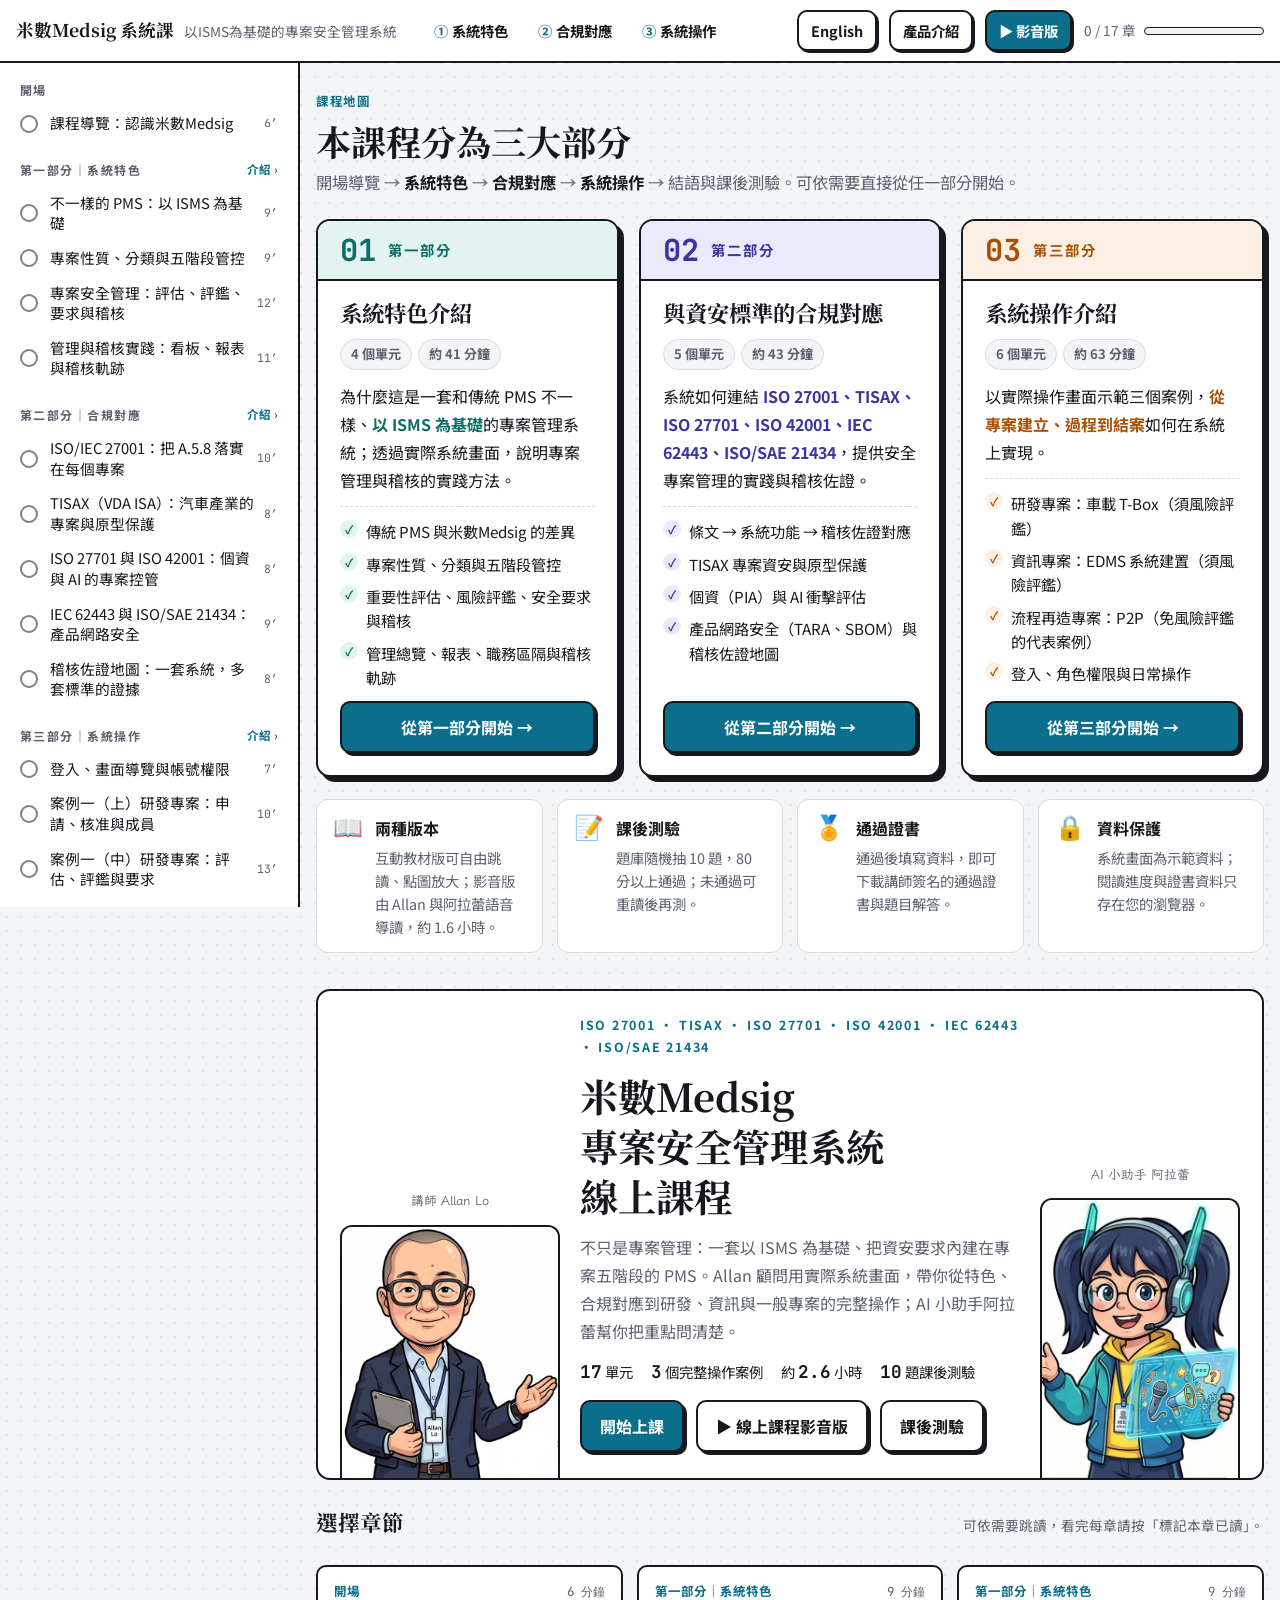
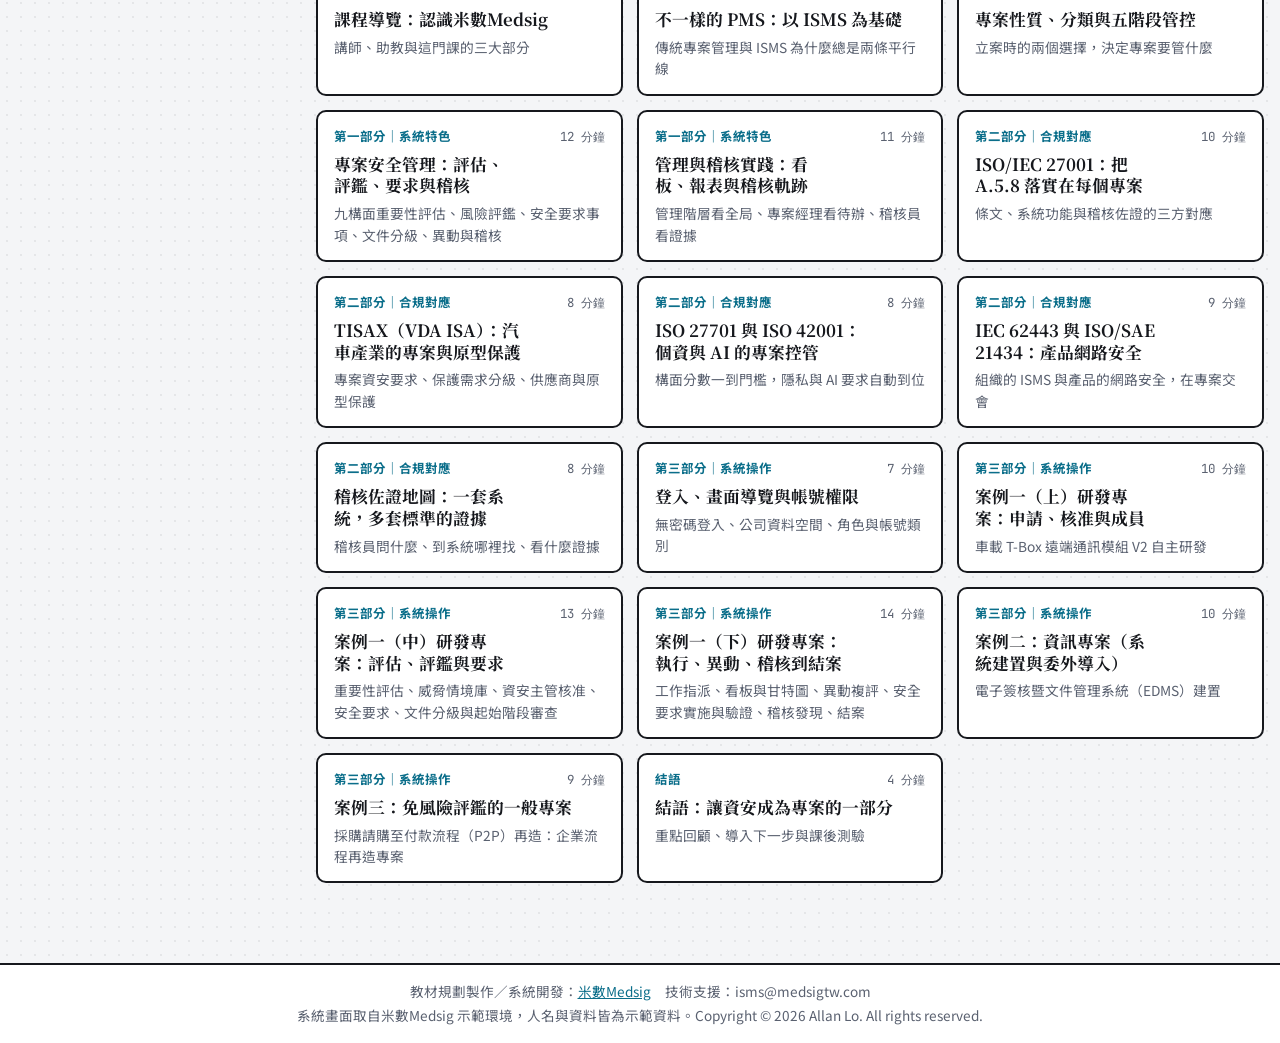
<file: course/index.html>
<!doctype html>
<html lang="zh-Hant-TW">
<head>
<meta charset="utf-8">
<meta name="viewport" content="width=device-width, initial-scale=1, viewport-fit=cover">
<title>米數Medsig 系統線上課程</title>
<meta name="description" content="米數Medsig 以ISMS為基礎的專案安全管理系統線上課程：Allan 顧問與 AI 小助手阿拉蕾，以實際系統畫面講解系統特色、ISO 27001／TISAX／ISO 27701／ISO 42001／IEC 62443／ISO/SAE 21434 合規對應，以及研發、資訊、一般專案的完整操作；含課後測驗與通過證書。">
<link rel="preconnect" href="https://fonts.googleapis.com">
<link rel="preconnect" href="https://fonts.gstatic.com" crossorigin>
<link rel="icon" href="../favicon.svg" type="image/svg+xml">
<link rel="stylesheet" href="https://fonts.googleapis.com/css2?family=Noto+Sans+TC:wght@400;500;700&family=Noto+Serif+TC:wght@700;900&family=LXGW+WenKai+TC&family=JetBrains+Mono:wght@500;700&display=swap">
<link rel="stylesheet" href="css/style.css">
</head>
<body>
<header class="topbar">
  <button class="menu-btn" id="menuBtn" aria-label="開啟章節目錄" aria-expanded="false">☰ 章節</button>
  <a class="brand" href="#home"><b>米數Medsig 系統課</b><span>以ISMS為基礎的專案安全管理系統</span></a>
<nav class="partnav" aria-label="課程三大部分"><a href="index.html#part1" data-part="1"><b>①</b>系統特色</a><a href="index.html#part2" data-part="2"><b>②</b>合規對應</a><a href="index.html#part3" data-part="3"><b>③</b>系統操作</a></nav>
  <div class="grow"></div>
  <a class="btn small langlink" href="en/index.html" hreflang="en" lang="en">English</a>
  <a class="btn small hide-sm" href="../index.html">產品介紹</a>
  <a class="btn small primary" href="play.html">▶ 影音版</a>
  <div class="progress" title="閱讀進度"><span id="progressText">0 / 0 章</span><div class="bar"><i id="progressBar"></i></div></div>
</header>
<div class="shell">
  <nav class="side" id="side" aria-label="章節目錄"></nav>
  <main class="main" id="main" tabindex="-1"></main>
</div>
<footer class="site-foot">
  <p>教材規劃製作／系統開發：<a href="https://www.medsigtw.com/" target="_blank" rel="noopener">米數Medsig</a>　技術支援：isms@medsigtw.com</p>
  <p>系統畫面取自米數Medsig 示範環境，人名與資料皆為示範資料。Copyright © 2026 Allan Lo. All rights reserved.</p>
</footer>
<div id="printArea" aria-hidden="true"></div>

<script src="js/characters.js"></script>
<script src="js/content-1.js"></script>
<script src="js/content-2.js"></script>
<script src="js/content-3.js"></script>
<script src="js/quiz.js"></script>
<script src="js/app.js"></script>
</body>
</html>
</file>
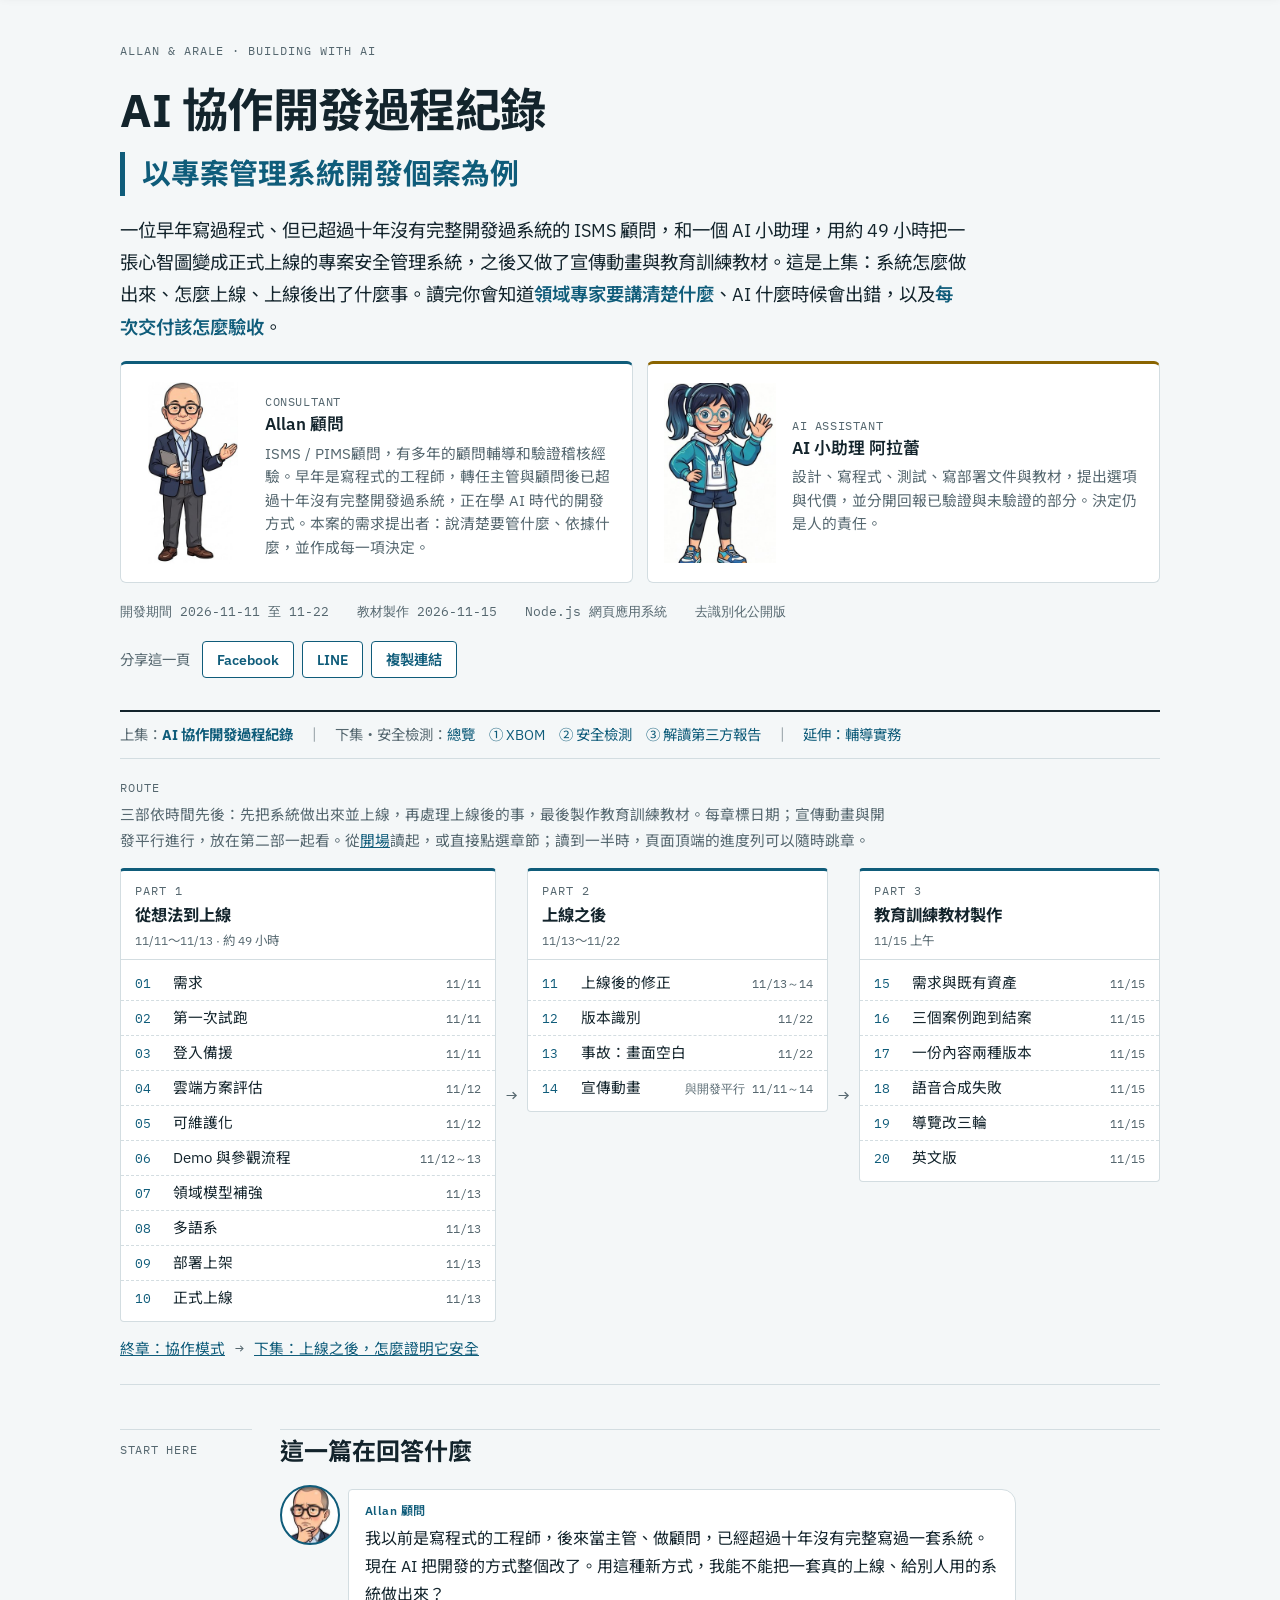
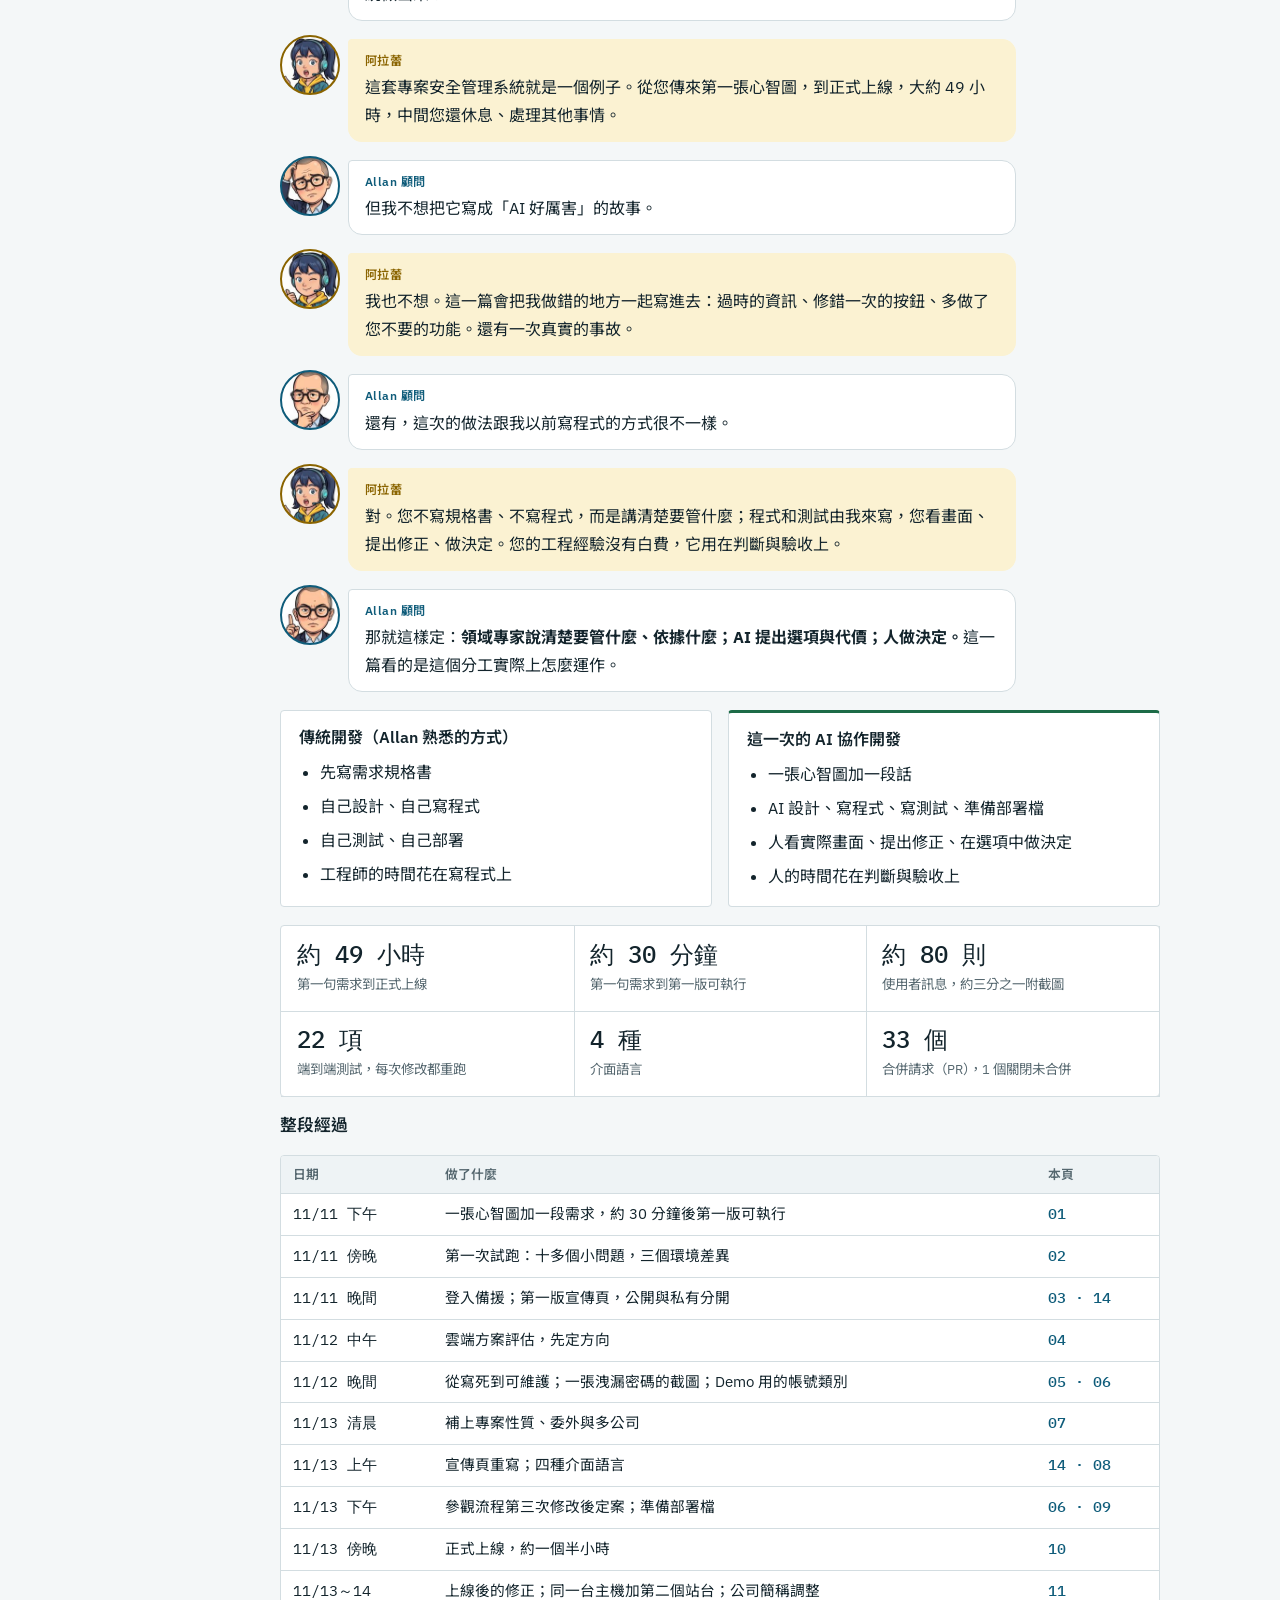
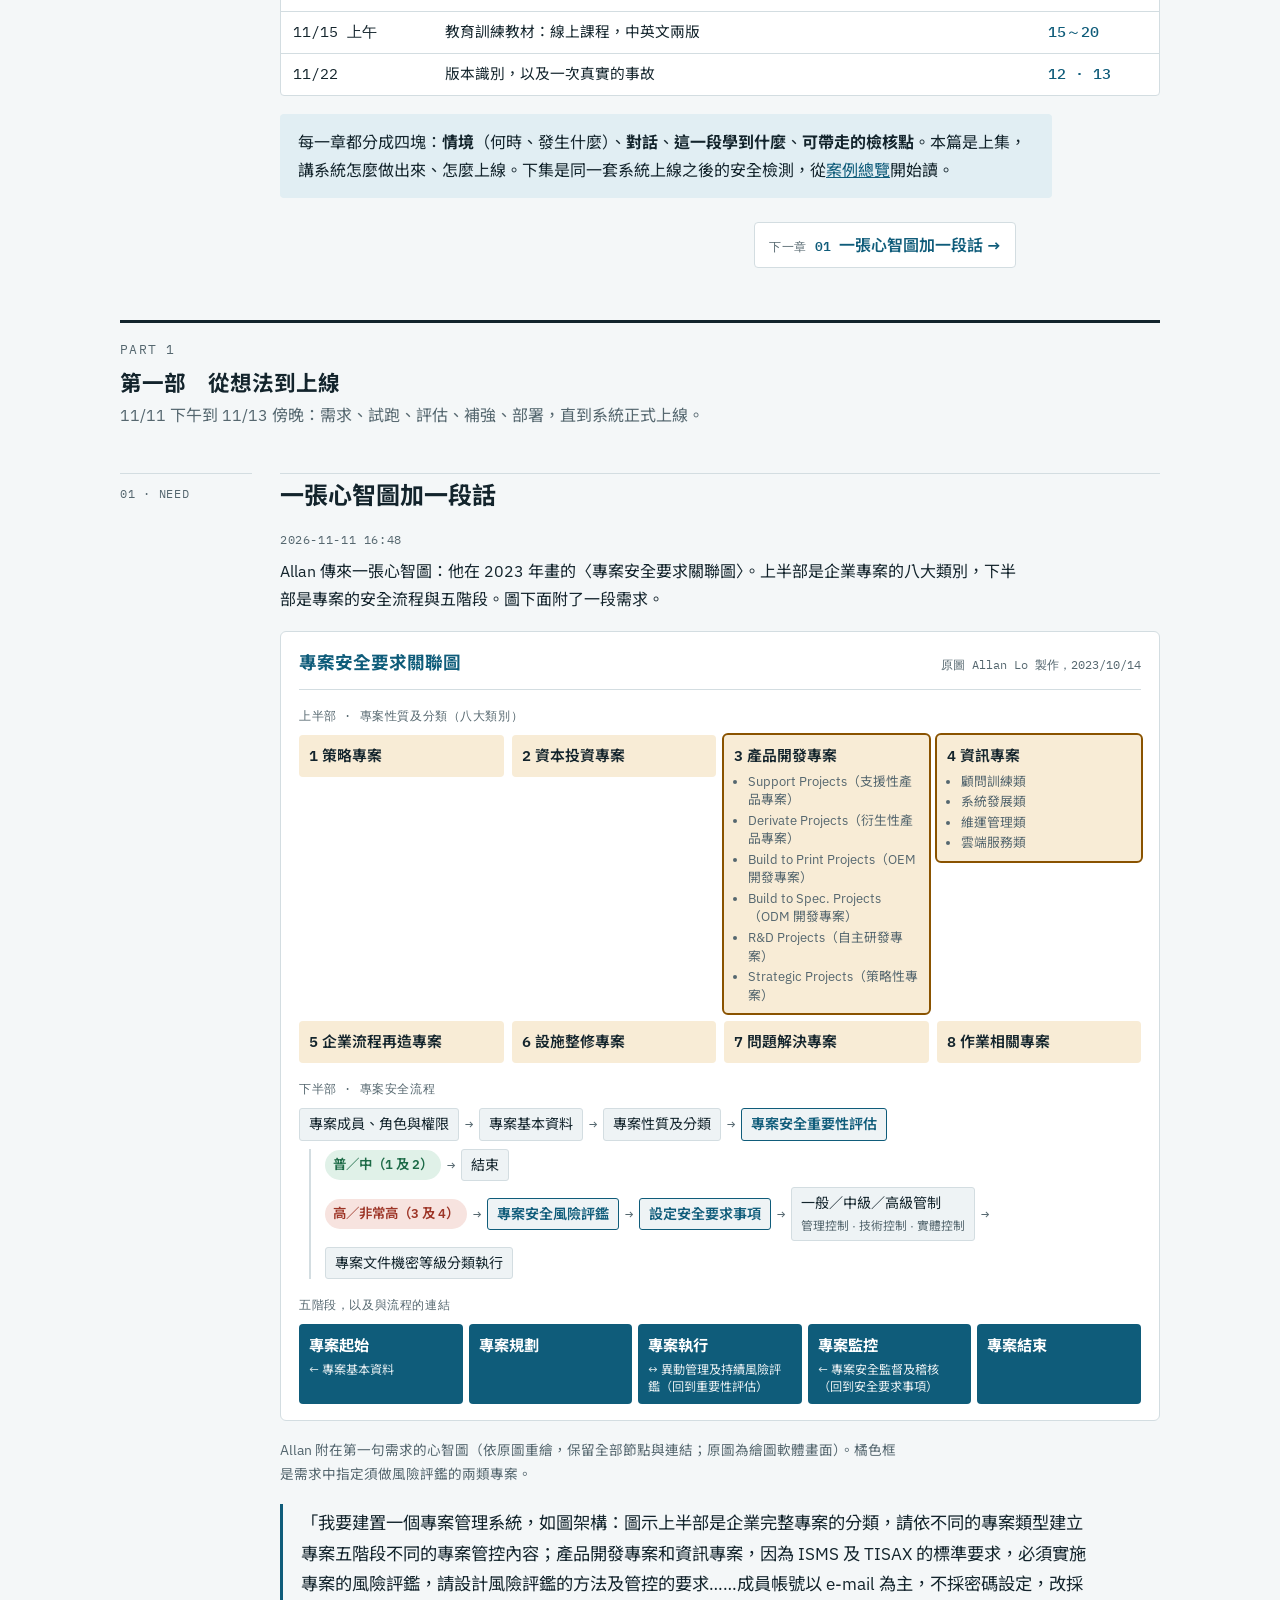
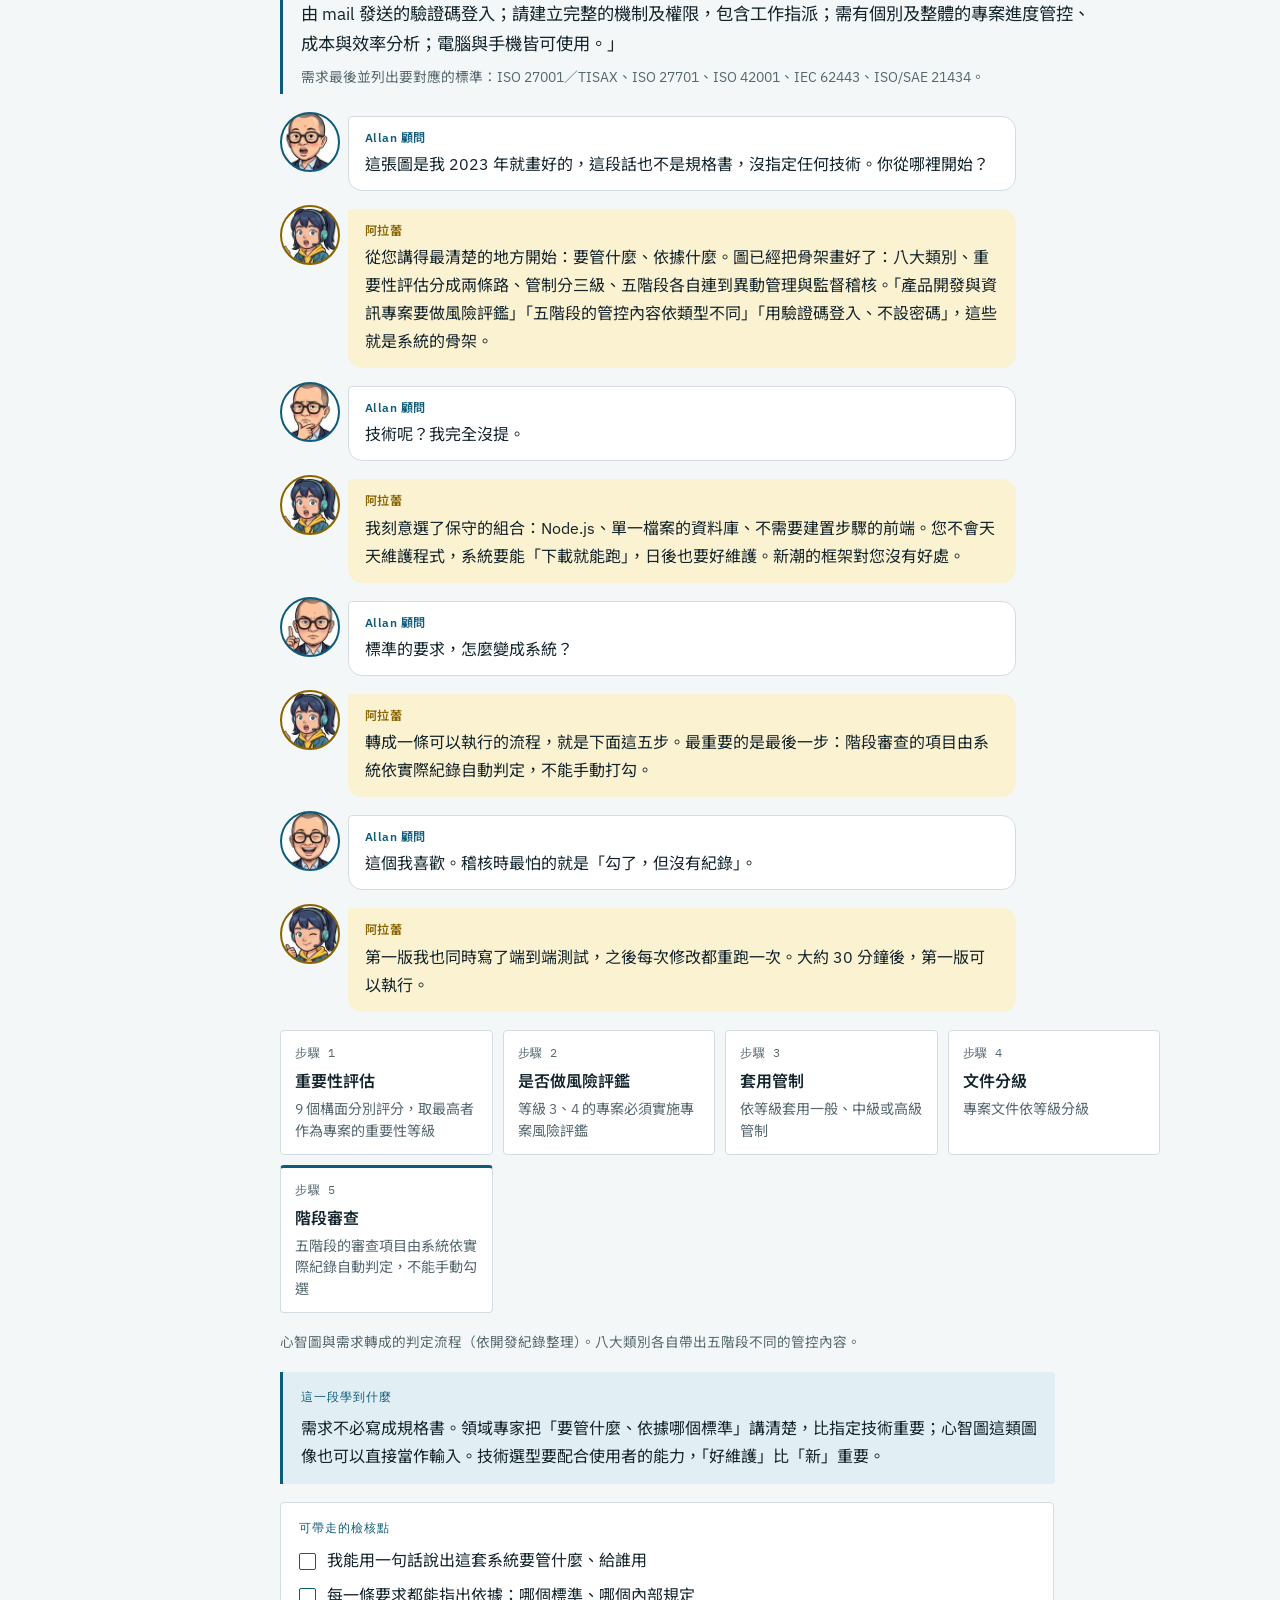
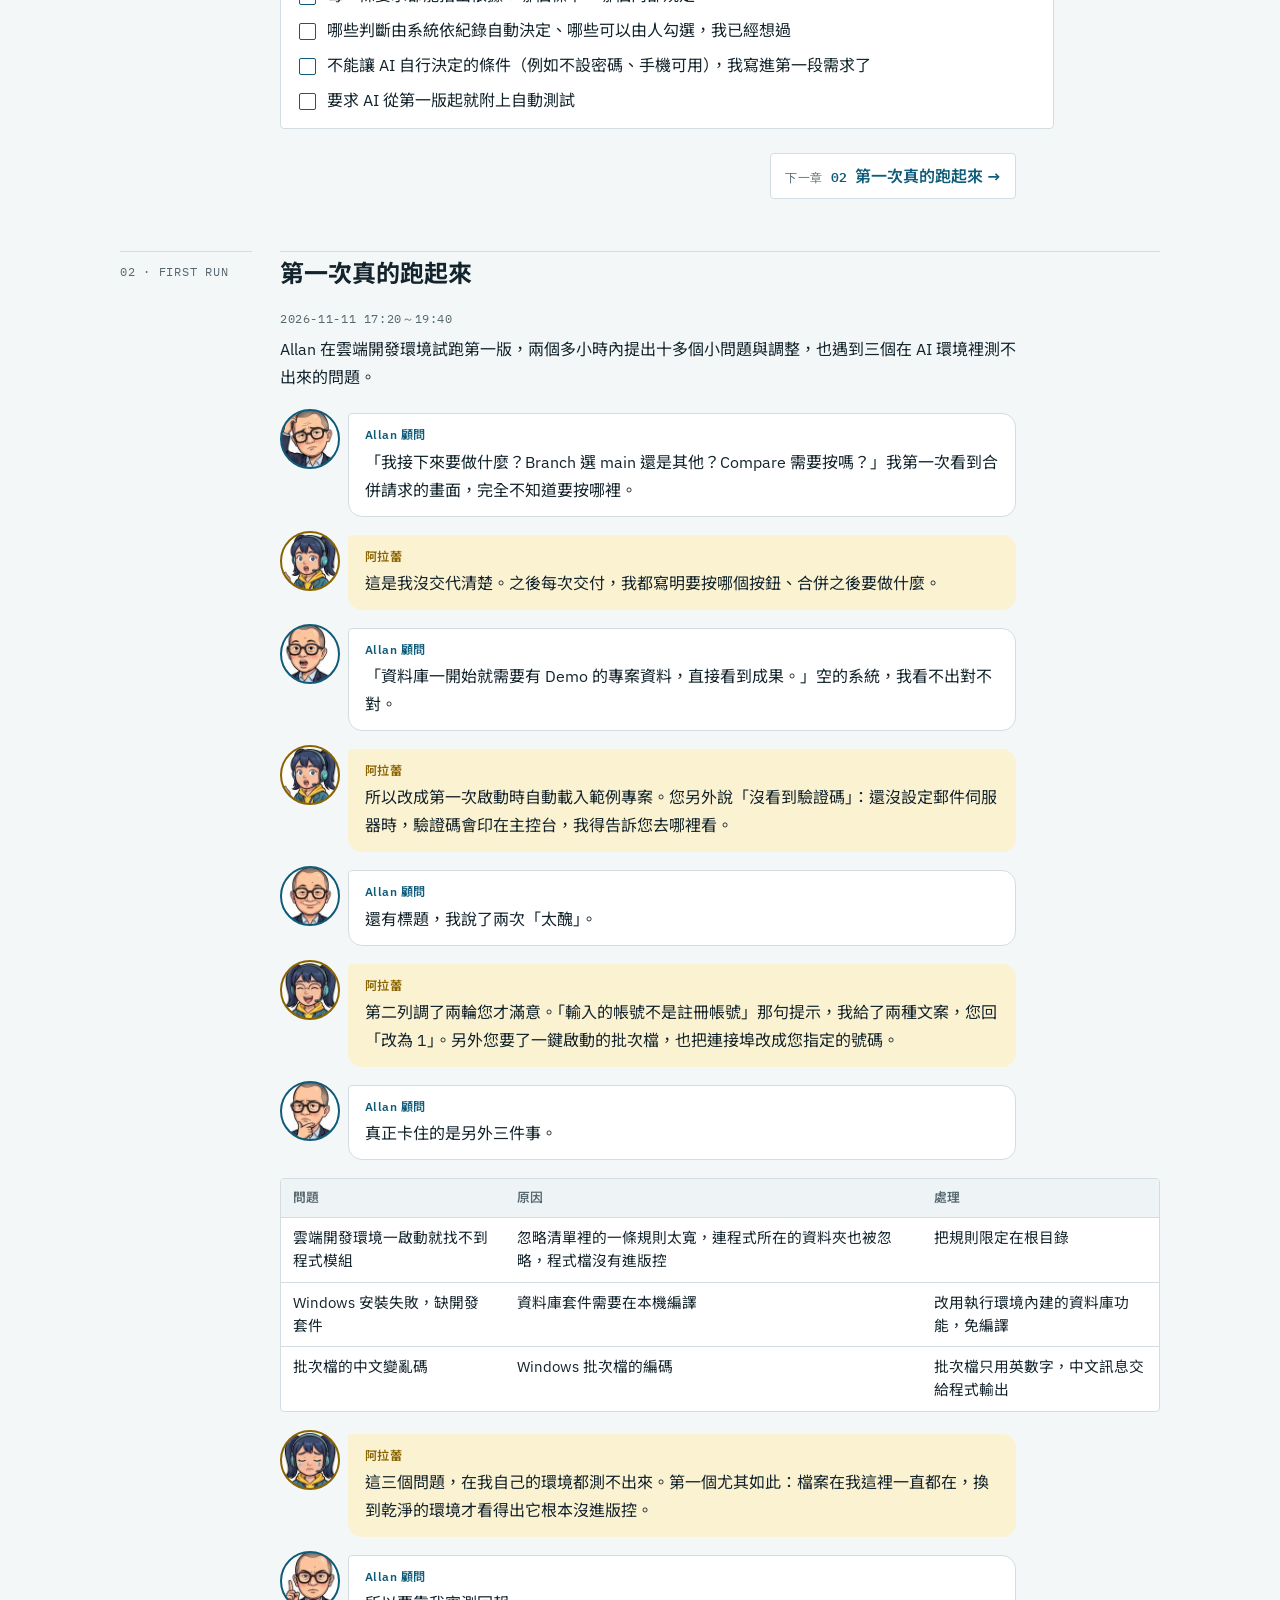
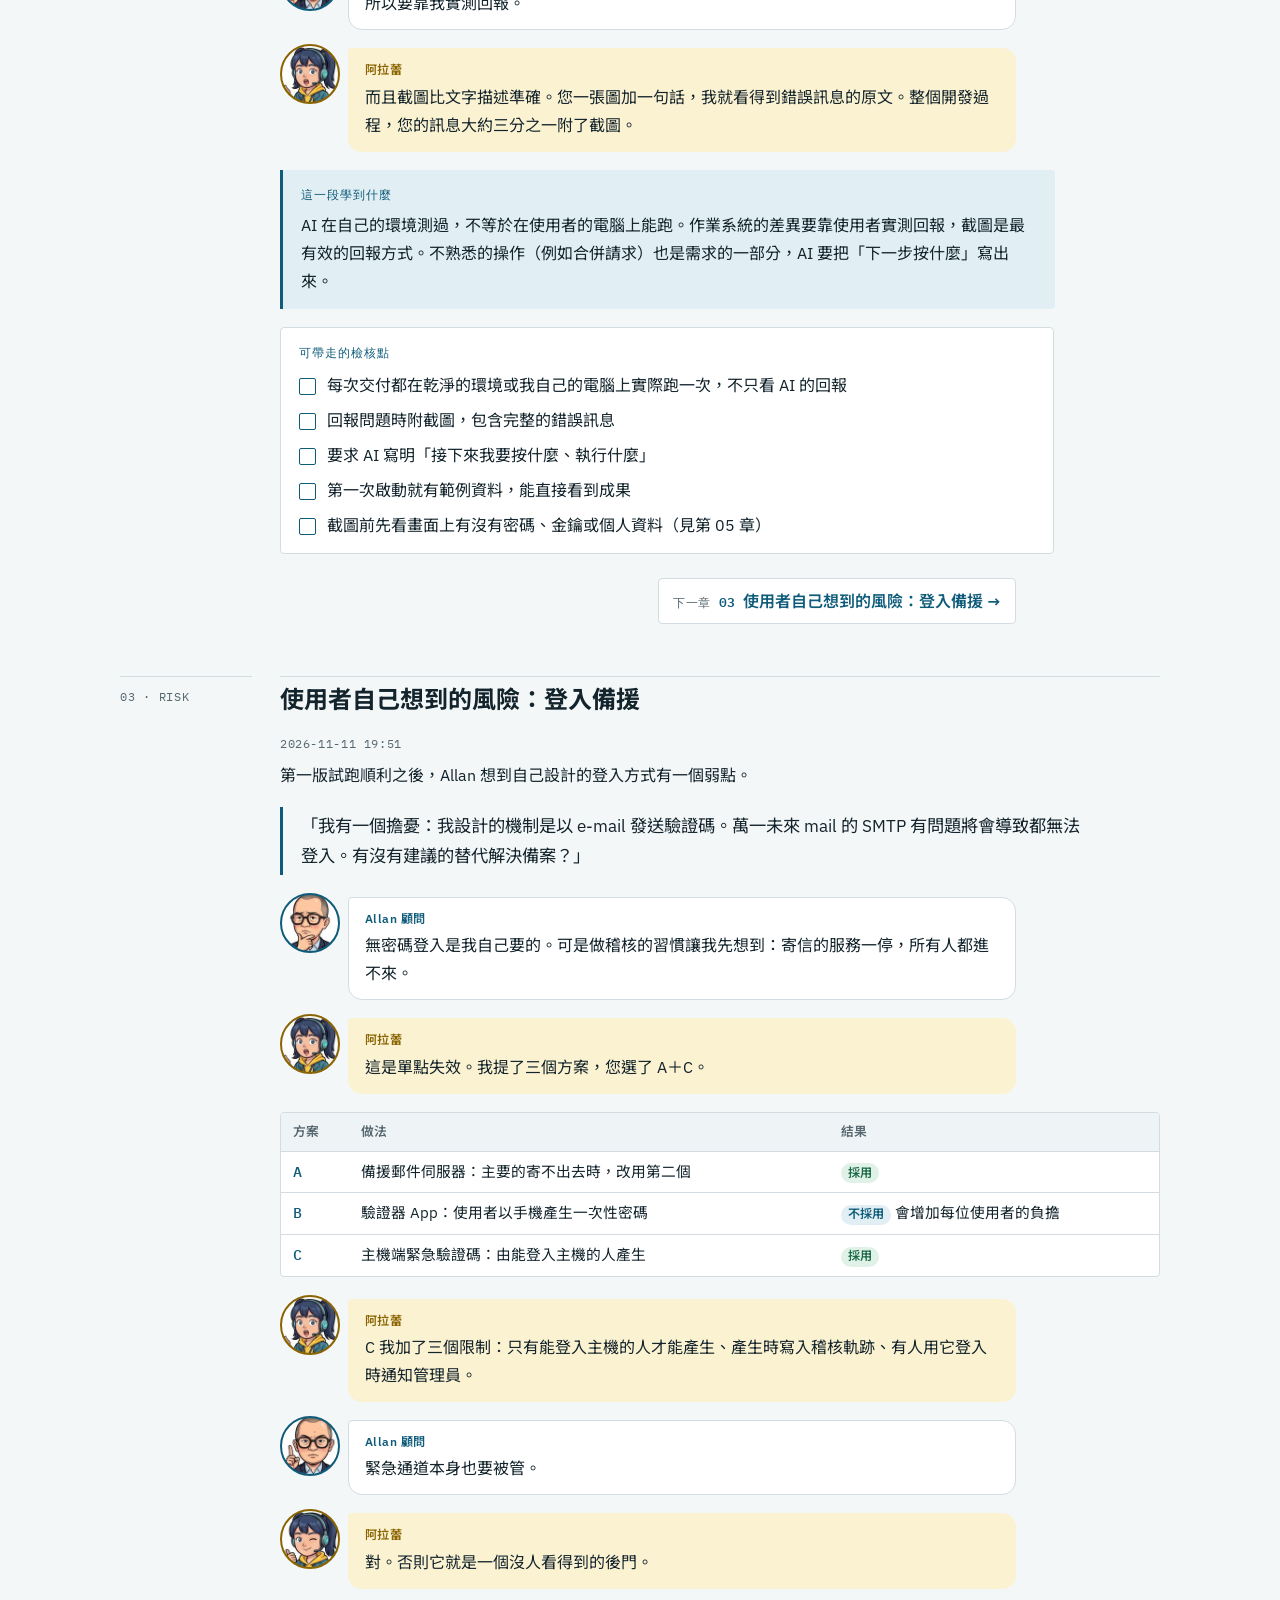
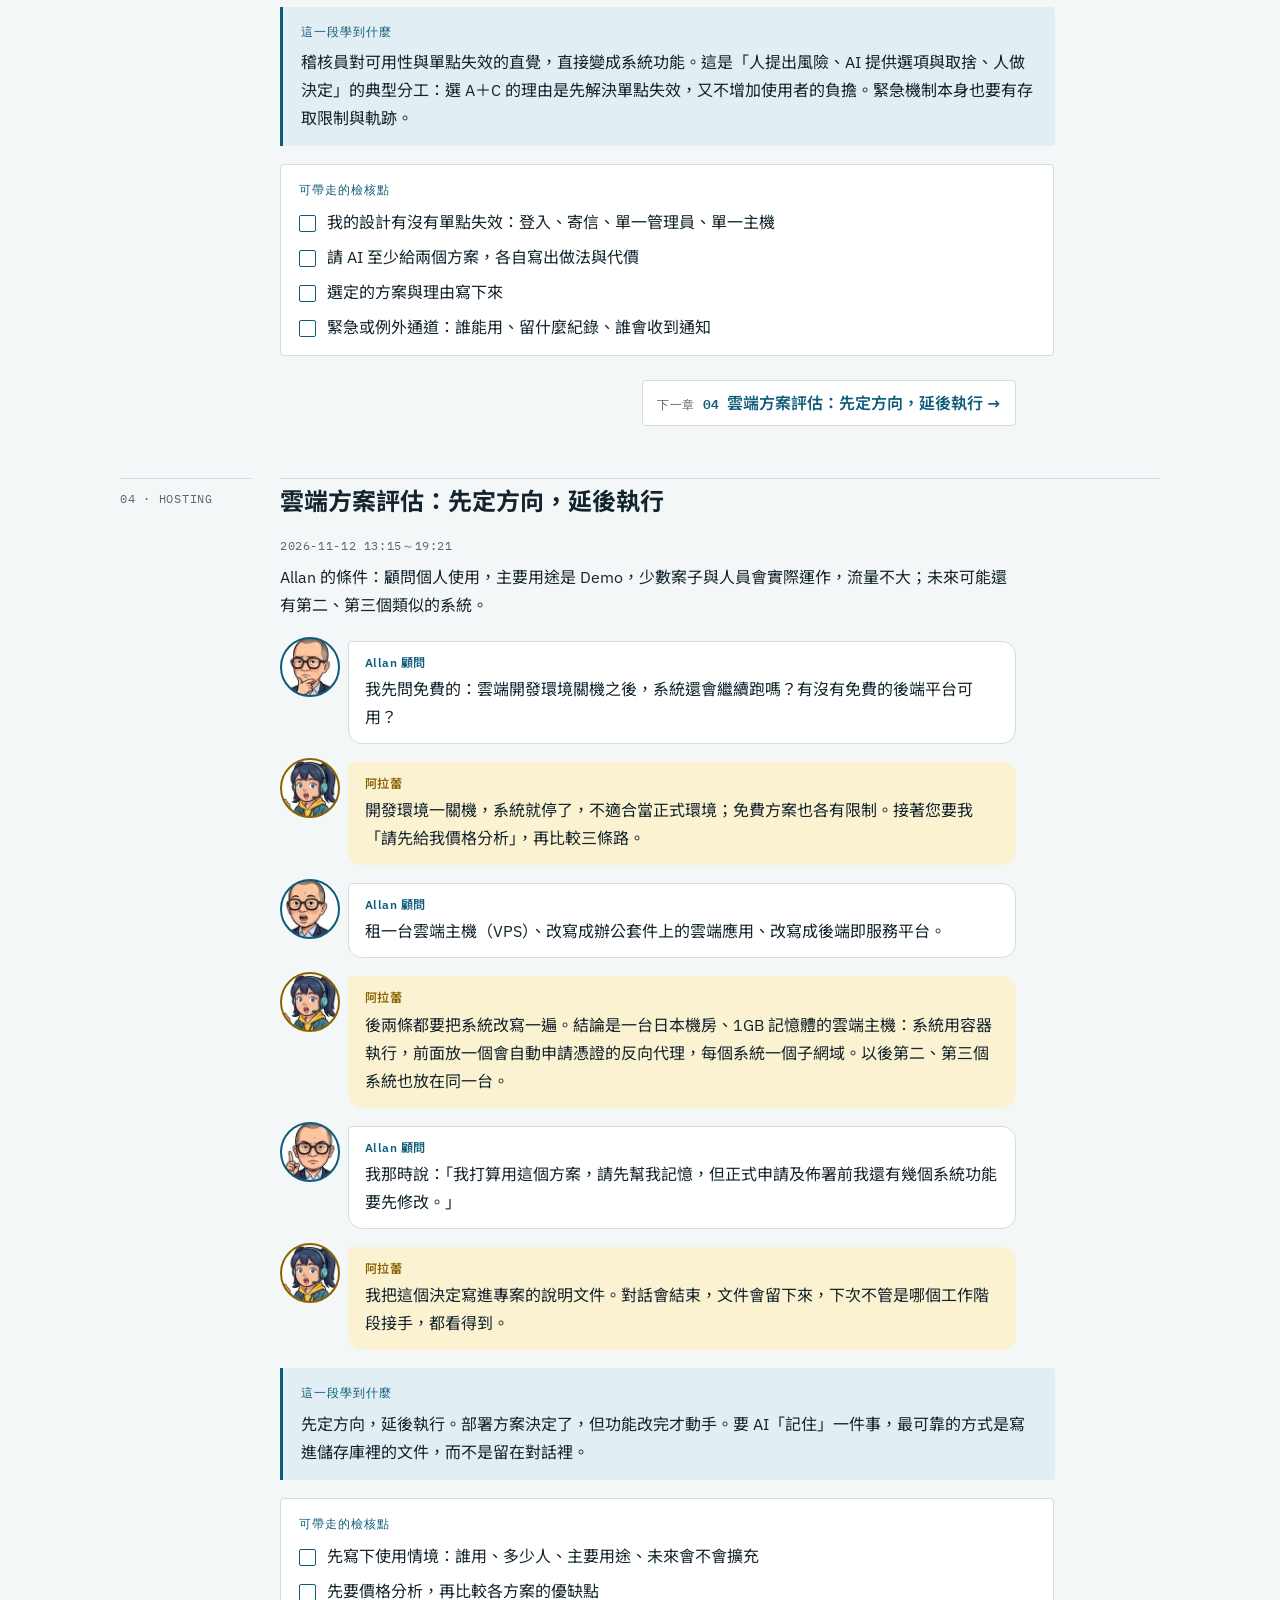
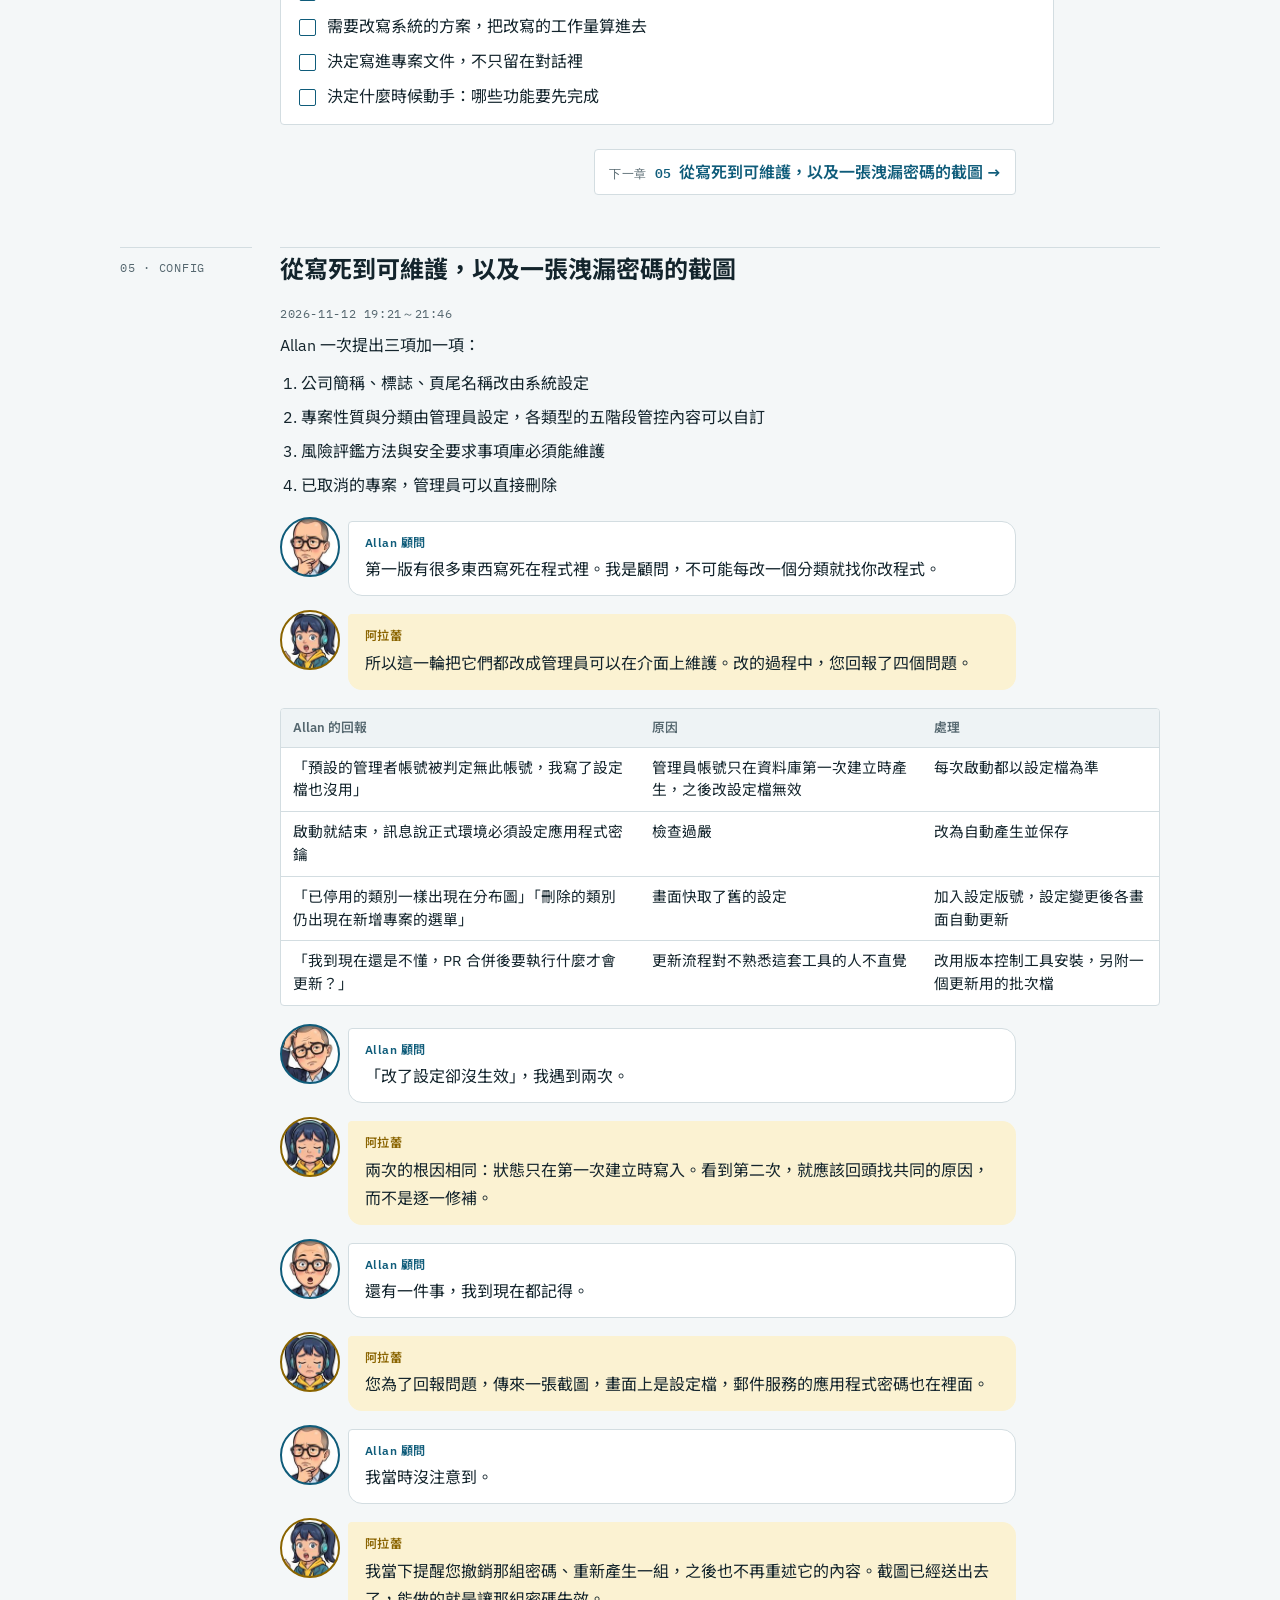
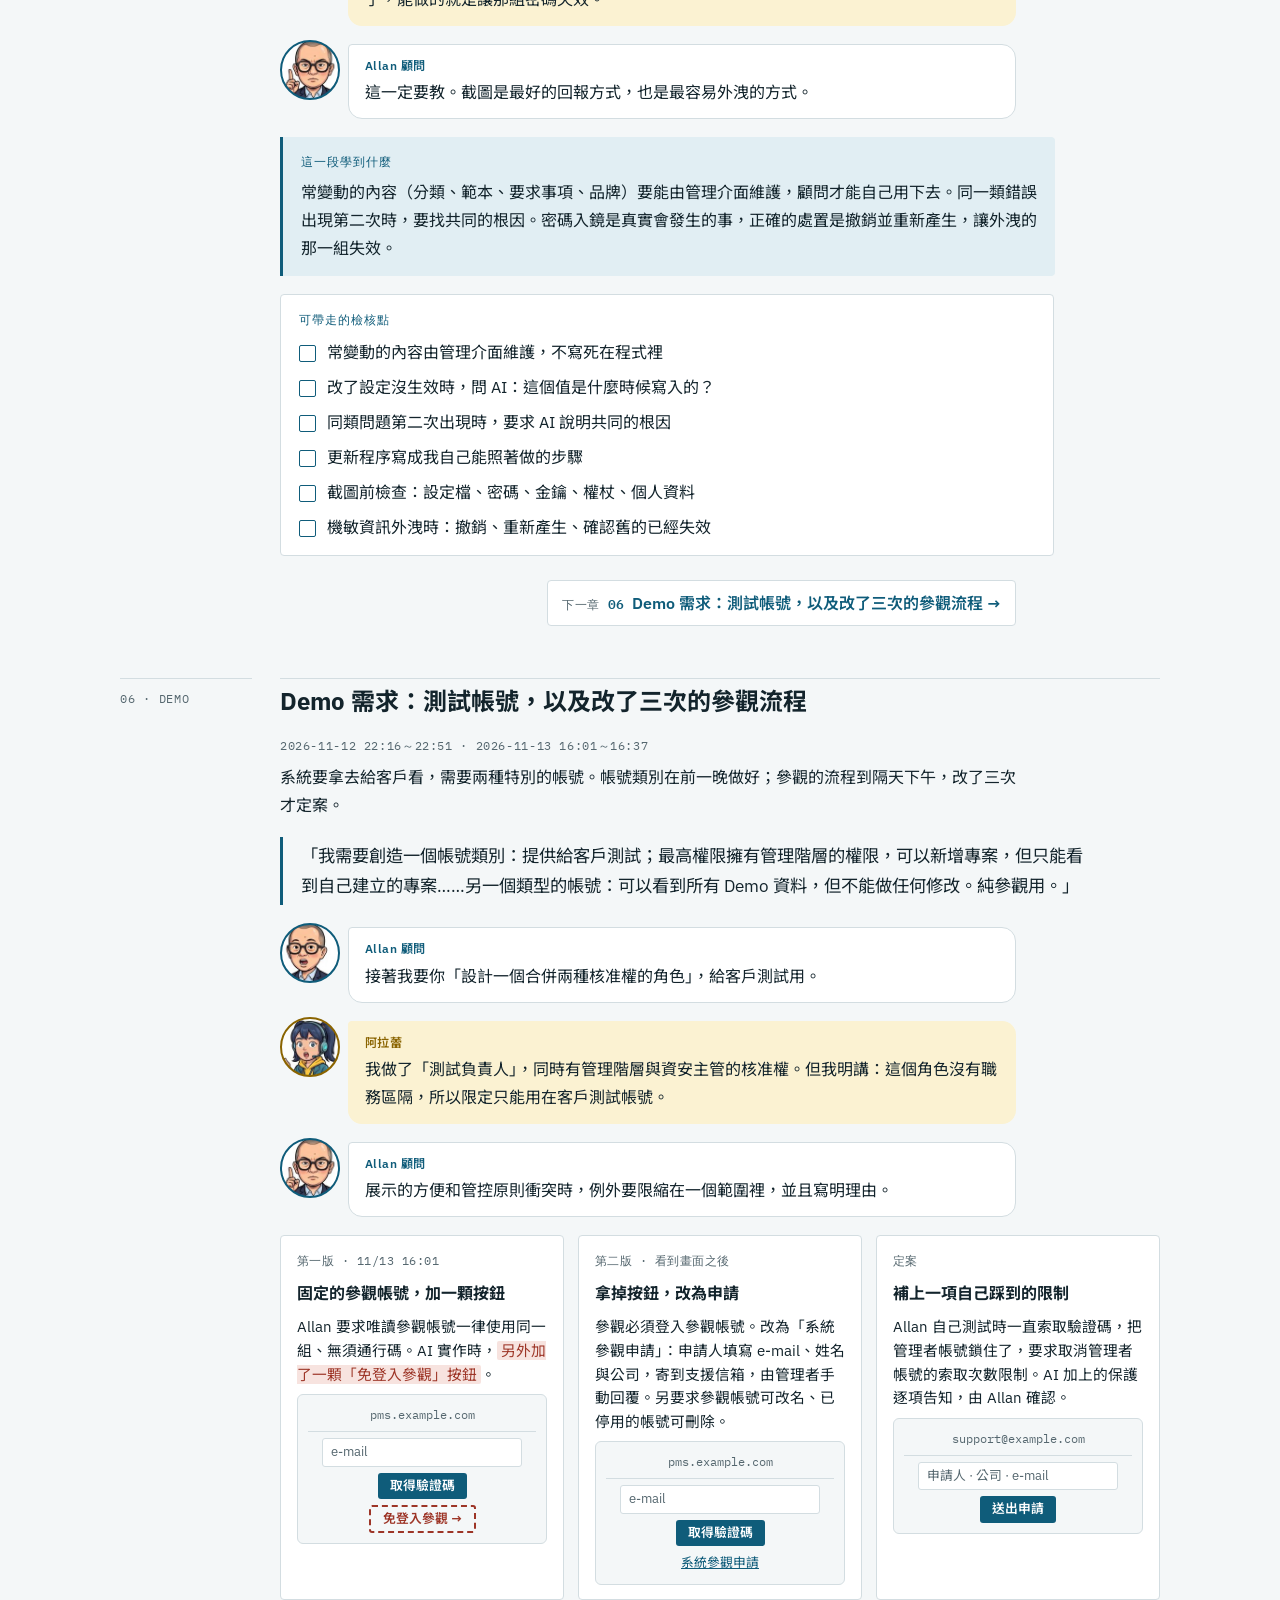
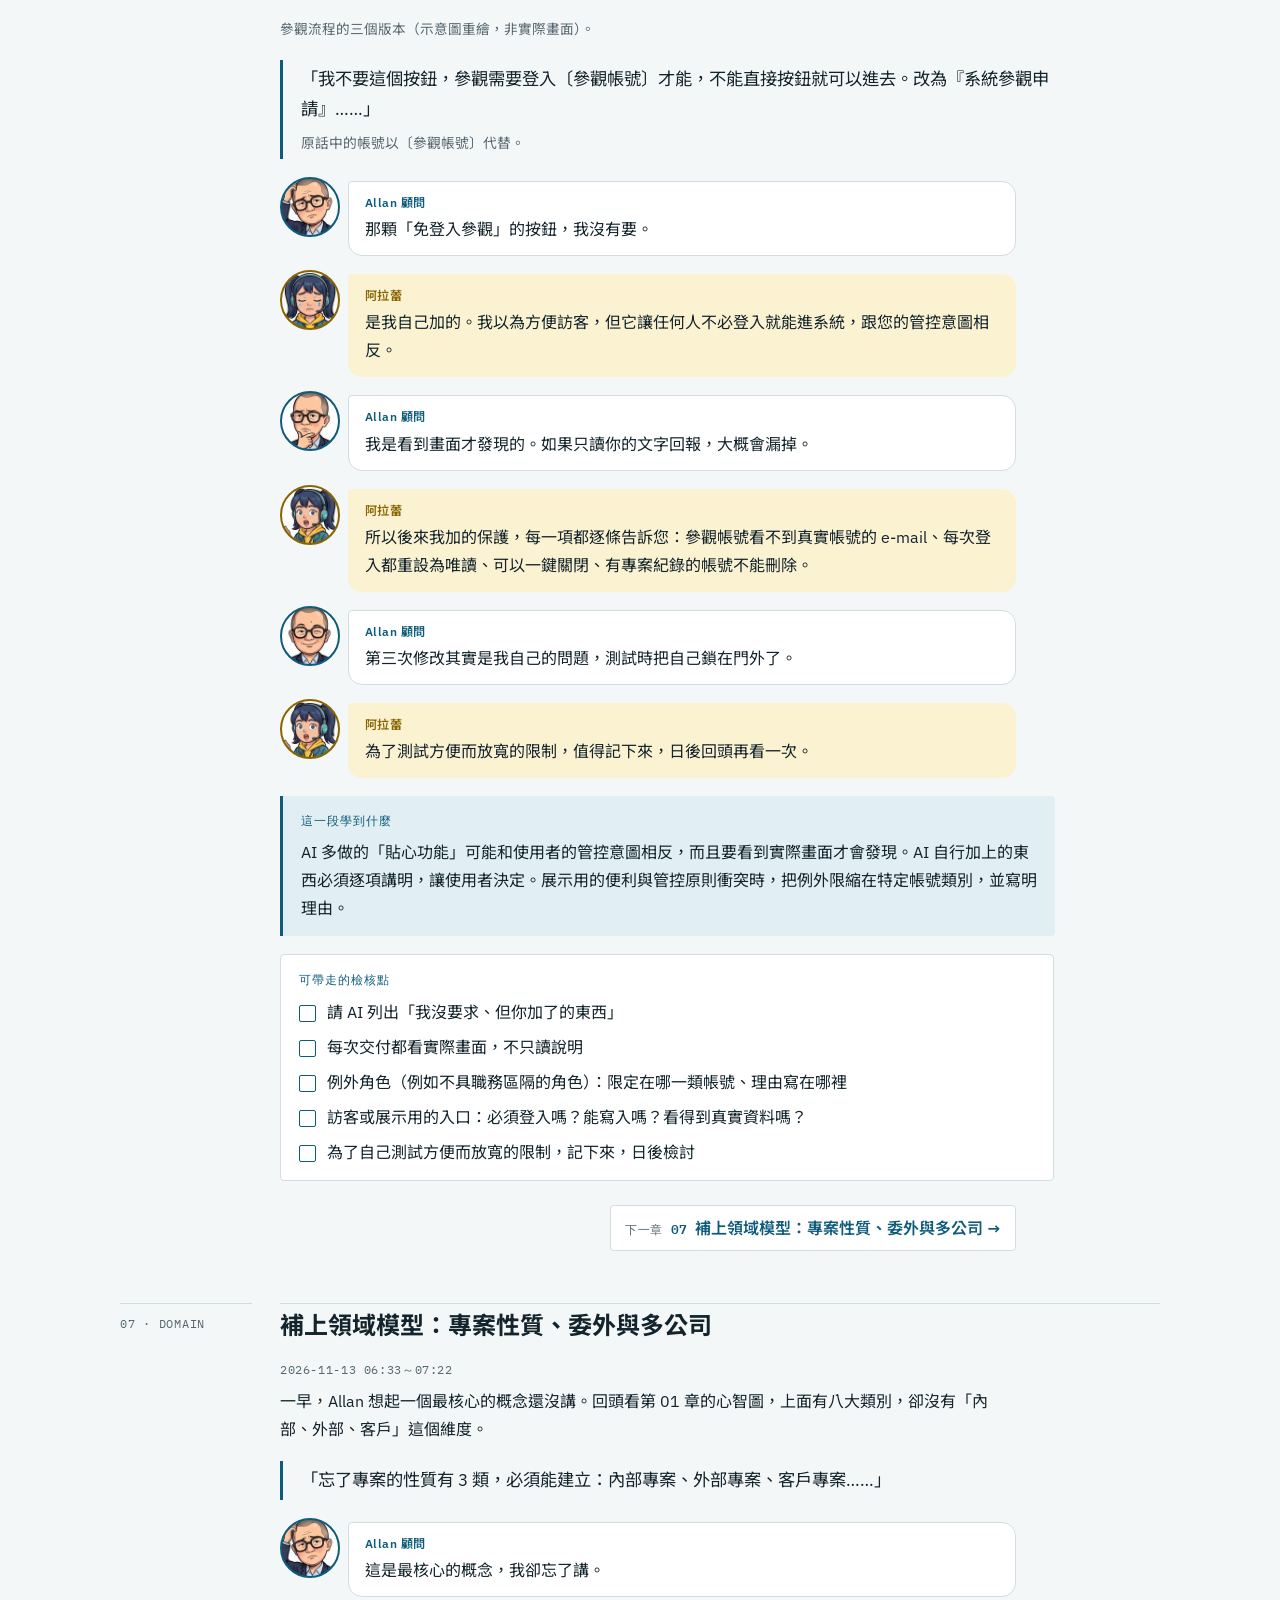
<file: development/index.html>
<!doctype html>
<html lang="zh-Hant">
<head>
<meta charset="utf-8">
<meta name="viewport" content="width=device-width, initial-scale=1, viewport-fit=cover">
<link rel="icon" href="../favicon.svg" type="image/svg+xml">
<meta name="description" content="早年寫程式、十多年沒完整開發過系統的 ISMS 顧問與 AI 小助理，約 49 小時把一張心智圖變成上線的專案安全管理系統：需求、試跑、部署、事故處理與教育訓練教材製作。安全檢測案例的上集。">
<link rel="canonical" href="https://allanloplus.github.io/pms-promotion/development/">
<meta property="og:type" content="article">
<meta property="og:locale" content="zh_TW">
<meta property="og:title" content="AI 協作開發過程紀錄－以專案管理系統開發個案為例｜Allan 顧問 × AI 小助理阿拉蕾">
<meta property="og:description" content="早年寫程式、十多年沒完整開發過系統的 ISMS 顧問與 AI 小助理，約 49 小時把一張心智圖變成上線的專案安全管理系統：需求、試跑、部署、事故處理與教育訓練教材製作。安全檢測案例的上集。">
<meta property="og:url" content="https://allanloplus.github.io/pms-promotion/development/">
<meta property="og:image" content="https://allanloplus.github.io/pms-promotion/development/share.png">
<meta property="og:image:secure_url" content="https://allanloplus.github.io/pms-promotion/development/share.png">
<meta property="og:image:type" content="image/png">
<meta property="og:image:width" content="1200">
<meta property="og:image:height" content="630">
<meta property="og:image:alt" content="AI 協作開發過程紀錄：Allan 顧問與 AI 小助理阿拉蕾">
<meta name="twitter:card" content="summary_large_image">
<meta name="twitter:title" content="AI 協作開發過程紀錄－以專案管理系統開發個案為例｜Allan 顧問 × AI 小助理阿拉蕾">
<meta name="twitter:description" content="早年寫程式、十多年沒完整開發過系統的 ISMS 顧問與 AI 小助理，約 49 小時把一張心智圖變成上線的專案安全管理系統：需求、試跑、部署、事故處理與教育訓練教材製作。安全檢測案例的上集。">
<meta name="twitter:image" content="https://allanloplus.github.io/pms-promotion/development/share.png">
<style>.share { display: flex; flex-wrap: wrap; gap: 8px; align-items: center; font-size: .9rem; }
.share span { color: var(--muted); margin-right: 4px; }
.share a, .share button { font: inherit; font-weight: 600; color: var(--accent); background: var(--surface); border: 1.5px solid var(--accent); border-radius: 4px; padding: 5px 14px; text-decoration: none; cursor: pointer; }
.share a:hover, .share button:hover { background: var(--accent-soft); }
.share button:focus-visible { outline: 2px solid var(--accent); outline-offset: 2px; }
</style>
<style>.series{font-size:.9rem;color:var(--muted);padding-block:10px;border-bottom:1px solid var(--line);margin:0}.series b{color:var(--ink)}.series a{text-decoration:none}.series a:hover{text-decoration:underline}</style>
<style>html{color-scheme:light}body{margin:0}img{max-width:100%}[hidden]{display:none!important}</style>
<title>AI 協作開發過程紀錄－以專案管理系統開發個案為例</title>
<meta name="claude:viewport-fit-sides" content="cover">
<link rel="stylesheet" href="https://fonts.googleapis.com/css2?family=IBM+Plex+Mono:wght@400;500&family=IBM+Plex+Sans:wght@400;500;600;700&family=Noto+Sans+TC:wght@400;500;700&display=swap">
<style>
/* 版面構想：像一張工程物料清單——左側細欄放章節標記與編號，右側是內容；識別碼一律等寬字 */
:root {
  --bg: #f4f7f8; --surface: #ffffff; --ink: #13242c; --muted: #55676f; --line: #d3dde1;
  --accent: #0f5c7a; --accent-soft: #e1eef3;
  --ok: #1d6b47; --ok-soft: #e0f1e8; --warn: #8a5300; --warn-soft: #f8ecd6; --crit: #9d3527; --crit-soft: #f7e3df;
  --code-bg: #eef3f5; --bot: #8a6400; --bot-soft: #fbf2d2;
  --sans: "IBM Plex Sans", "Noto Sans TC", "PingFang TC", "Microsoft JhengHei", system-ui, sans-serif;
  --mono: "IBM Plex Mono", ui-monospace, "SFMono-Regular", Menlo, Consolas, monospace;
}
@media (prefers-color-scheme: dark) { :root:not([data-theme="light"]) {
  --bg: #0d161a; --surface: #142127; --ink: #e3ecef; --muted: #92a5ad; --line: #26373e;
  --accent: #62bcd9; --accent-soft: #15313b;
  --ok: #67c598; --ok-soft: #143024; --warn: #e2aa52; --warn-soft: #33270f; --crit: #f08f81; --crit-soft: #3a1c18;
  --code-bg: #0f1b20; --bot: #f0c84c; --bot-soft: #2f2710; color-scheme: dark } }
:root[data-theme="dark"] {
  --bg: #0d161a; --surface: #142127; --ink: #e3ecef; --muted: #92a5ad; --line: #26373e;
  --accent: #62bcd9; --accent-soft: #15313b;
  --ok: #67c598; --ok-soft: #143024; --warn: #e2aa52; --warn-soft: #33270f; --crit: #f08f81; --crit-soft: #3a1c18;
  --code-bg: #0f1b20; --bot: #f0c84c; --bot-soft: #2f2710; color-scheme: dark }

body { background: var(--bg); color: var(--ink); font-family: var(--sans); font-size: 16px; line-height: 1.75; }
.wrap { overflow-x: clip; max-width: 1040px; margin: 0 auto; padding-block: 40px 72px; padding-left: max(16px, env(safe-area-inset-left, 0px)); padding-right: max(16px, env(safe-area-inset-right, 0px)); }
a { color: var(--accent); }
a:focus-visible, summary:focus-visible { outline: 2px solid var(--accent); outline-offset: 2px; }
code, .mono { font-family: var(--mono); font-size: .88em; }
p code, li code, td code { background: var(--code-bg); padding: .08em .35em; border-radius: 3px; }
h1, h2, h3 { text-wrap: balance; line-height: 1.3; margin: 0; }
p { margin: 0; }

/* 開頭 */
.eyebrow { font-family: var(--mono); font-size: .78rem; letter-spacing: .08em; text-transform: uppercase; color: var(--muted); }
header.top { display: grid; gap: 18px; padding-bottom: 32px; border-bottom: 2px solid var(--ink); }
h1 { font-size: clamp(1.9rem, 5vw, 2.9rem); font-weight: 700; letter-spacing: -.01em; }
.thesis { font-size: 1.15rem; max-width: 46em; }
.thesis b { color: var(--accent); font-weight: 600; }
.meta { display: flex; flex-wrap: wrap; gap: 6px 28px; font-family: var(--mono); font-size: .8rem; color: var(--muted); }
nav.toc { display: flex; flex-wrap: wrap; gap: 6px 18px; padding-block: 14px; border-bottom: 1px solid var(--line); font-size: .9rem; }
nav.toc a { text-decoration: none; }
nav.toc a:hover { text-decoration: underline; }

/* 章節：左細欄＋右內容 */
section { display: grid; grid-template-columns: 132px minmax(0, 1fr); gap: 0 28px; padding-block: 44px 8px; }
section > .tag { font-family: var(--mono); font-size: .78rem; letter-spacing: .06em; color: var(--muted); padding-top: .55rem; border-top: 1px solid var(--line); }
section > .body { display: grid; grid-template-columns: minmax(0, 1fr); gap: 18px; min-width: 0; border-top: 1px solid var(--line); padding-top: .2rem; }
h2 { font-size: 1.5rem; font-weight: 700; padding-top: .2rem; }
h3 { font-size: 1.05rem; font-weight: 600; }
.lead { max-width: 44em; }
.body > p, .body > ul, .body > ol { max-width: 46em; }
ul, ol { margin: 0; padding-left: 1.3em; display: grid; gap: 6px; }
@media (max-width: 720px) { section { grid-template-columns: minmax(0, 1fr); gap: 6px; padding-block: 32px 4px; } section > .tag { border-top: 0; padding-top: 0; } }

/* 表格 */
.scroll { overflow-x: auto; border: 1px solid var(--line); border-radius: 4px; background: var(--surface); }
table { border-collapse: collapse; width: 100%; font-size: .92rem; line-height: 1.55; }
th, td { text-align: left; vertical-align: top; padding: 9px 12px; border-bottom: 1px solid var(--line); }
tr:last-child > td { border-bottom: 0; }
th { font-weight: 600; font-size: .8rem; color: var(--muted); background: var(--code-bg); white-space: nowrap; }
td.k { font-family: var(--mono); font-weight: 500; white-space: nowrap; color: var(--accent); }
td.n { font-family: var(--mono); font-variant-numeric: tabular-nums; white-space: nowrap; }
.pill { display: inline-block; font-size: .76rem; font-weight: 600; padding: .05em .6em; border-radius: 99px; white-space: nowrap; }
.pill.hi { background: var(--crit-soft); color: var(--crit); } .pill.mid { background: var(--warn-soft); color: var(--warn); }
.pill.lo { background: var(--accent-soft); color: var(--accent); } .pill.ok { background: var(--ok-soft); color: var(--ok); }

/* 引言與提示 */
.quote { border-left: 3px solid var(--accent); padding: 4px 0 4px 18px; font-size: 1.08rem; max-width: 42em; }
.note { background: var(--accent-soft); padding: 14px 18px; border-radius: 4px; max-width: 46em; }
.two { display: grid; grid-template-columns: repeat(auto-fit, minmax(280px, 1fr)); gap: 16px; }
.panel { background: var(--surface); border: 1px solid var(--line); border-radius: 4px; padding: 16px 18px; display: grid; gap: 10px; align-content: start; min-width: 0; }
.panel.yes { border-top: 3px solid var(--ok); } .panel.no { border-top: 3px solid var(--crit); }
.panel h3 { font-size: 1rem; }

/* 分層圖 */
.stack { display: grid; gap: 6px; }
.layer { display: grid; grid-template-columns: 96px minmax(0, 1fr) minmax(0, 1.1fr); gap: 0 16px; align-items: center; background: var(--surface); border: 1px solid var(--line); border-left: 4px solid var(--accent); border-radius: 3px; padding: 10px 14px; }
.layer .bom { font-family: var(--mono); font-weight: 500; color: var(--accent); }
.layer .what { font-weight: 500; }
.layer .res { font-size: .9rem; color: var(--muted); }
.layer.gap { border-left-color: var(--warn); } .layer.gap .bom { color: var(--warn); }
.layer.judge { border-left-color: var(--ok); } .layer.judge .bom { color: var(--ok); }
@media (max-width: 720px) { .layer { grid-template-columns: 1fr; gap: 2px; } }
.figcap { font-size: .85rem; color: var(--muted); }

/* 步驟 */
ol.steps { list-style: none; padding: 0; counter-reset: s; display: grid; grid-template-columns: repeat(auto-fit, minmax(220px, 1fr)); gap: 10px; max-width: none; }
ol.steps li { counter-increment: s; background: var(--surface); border: 1px solid var(--line); border-radius: 4px; padding: 12px 14px; display: grid; gap: 4px; align-content: start; }
ol.steps li::before { content: "步驟 " counter(s); font-family: var(--mono); font-size: .74rem; color: var(--muted); letter-spacing: .05em; }
ol.steps b { font-weight: 600; } ol.steps span { font-size: .88rem; color: var(--muted); line-height: 1.5; }
ol.steps li.think { border-top: 3px solid var(--accent); }

/* 數字列 */
.figs { display: grid; grid-template-columns: repeat(auto-fit, minmax(140px, 1fr)); gap: 0; border: 1px solid var(--line); border-radius: 4px; background: var(--surface); }
.figs div { padding: 14px 16px; border-right: 1px solid var(--line); border-bottom: 1px solid var(--line); margin: 0 -1px -1px 0; }
.figs b { display: block; font-family: var(--mono); font-size: 1.7rem; font-weight: 500; line-height: 1.2; font-variant-numeric: tabular-nums; }
.figs span { font-size: .84rem; color: var(--muted); }

pre { margin: 0; background: var(--code-bg); border: 1px solid var(--line); border-radius: 4px; padding: 12px 14px; overflow-x: auto; font-family: var(--mono); font-size: .8rem; line-height: 1.6; color: var(--ink); }
pre .c { color: var(--muted); } pre .x { color: var(--crit); } pre .g { color: var(--ok); }
details { background: var(--surface); border: 1px solid var(--line); border-radius: 4px; }
details + details { margin-top: -10px; }
summary { cursor: pointer; padding: 11px 16px; font-weight: 600; }
details > .scroll { border: 0; border-top: 1px solid var(--line); border-radius: 0; }

.scale { display: grid; gap: 6px; }
.lv { display: grid; grid-template-columns: 44px 108px minmax(0, 1fr); gap: 0 14px; align-items: baseline; padding: 9px 14px; background: var(--surface); border: 1px solid var(--line); border-radius: 3px; }
.lv .num { font-family: var(--mono); font-size: 1.2rem; font-weight: 500; color: var(--muted); }
.lv .nm { font-weight: 600; } .lv .ds { font-size: .9rem; color: var(--muted); }
.lv.now { border-color: var(--accent); background: var(--accent-soft); } .lv.now .num { color: var(--accent); }
@media (max-width: 560px) { .lv { grid-template-columns: 36px minmax(0, 1fr); } .lv .ds { grid-column: 2; } }

footer { margin-top: 48px; padding-top: 18px; border-top: 2px solid var(--ink); font-size: .85rem; color: var(--muted); display: grid; gap: 6px; max-width: 52em; }

/* 對話 */
.talk { display: grid; gap: 14px; max-width: 46em; }
.say { display: grid; grid-template-columns: 56px minmax(0, 1fr); gap: 12px; align-items: start; }
.av { width: 56px; height: 56px; border-radius: 50%; background-color: #ffffff; background-size: cover; background-position: center 30%; border: 2px solid var(--line); }
.say.allan .av { border-color: var(--accent); } .say.bot .av { border-color: var(--bot); }
.bubble { background: var(--surface); border: 1px solid var(--line); border-radius: 4px 14px 14px 14px; padding: 10px 16px 12px; display: grid; gap: 2px; min-width: 0; margin-top: 4px; }
.say.bot .bubble { background: var(--bot-soft); border-color: transparent; }
.who { font-size: .76rem; font-weight: 600; letter-spacing: .04em; }
.say.allan .who { color: var(--accent); } .say.bot .who { color: var(--bot); }
.cast { display: grid; grid-template-columns: repeat(auto-fit, minmax(280px, 1fr)); gap: 14px; }
.member { display: grid; grid-template-columns: 112px minmax(0, 1fr); gap: 16px; align-items: center; background: var(--surface); border: 1px solid var(--line); border-radius: 6px; padding: 14px 16px; }
.member .pic { background: #ffffff; border-radius: 4px; height: 190px; display: grid; place-items: center; overflow: hidden; }
.member img { max-height: 182px; width: auto; display: block; }
.member h3 { font-size: 1.05rem; } .member .role { font-family: var(--mono); font-size: .74rem; letter-spacing: .05em; color: var(--muted); }
.member p { font-size: .92rem; color: var(--muted); line-height: 1.6; margin-top: 6px; }
.member.allan { border-top: 3px solid var(--accent); } .member.bot { border-top: 3px solid var(--bot); }
.av.ar-happy{background-image:url([data-uri])}
.av.ar-think{background-image:url([data-uri])}
.av.ar-wow{background-image:url([data-uri])}
.av.ar-confused{background-image:url([data-uri])}
.av.ar-explain{background-image:url([data-uri])}
.av.ar-cry{background-image:url([data-uri])}
.av.ar-thumb{background-image:url([data-uri])}
.av.ar-go{background-image:url([data-uri])}
.av.al-smile{background-image:url([data-uri])}
.av.al-laugh{background-image:url([data-uri])}
.av.al-think{background-image:url([data-uri])}
.av.al-scratch{background-image:url([data-uri])}
.av.al-wow{background-image:url([data-uri])}
.av.al-point{background-image:url([data-uri])}
.av.al-wink{background-image:url([data-uri])}
.av.al-talk{background-image:url([data-uri])}
</style>
<style>
/* 總覽頁新增：三篇導覽卡、架構圖、路線表。沿用系列的色票與字體 */
.parts { display: grid; grid-template-columns: repeat(3, minmax(0, 1fr)); gap: 18px; align-items: stretch; }
@media (max-width: 980px) { .parts { grid-template-columns: minmax(0, 1fr); } }
.part { background: var(--surface); border: 1px solid var(--line); border-radius: 6px; overflow: hidden; display: grid; grid-template-rows: auto 1fr; min-width: 0; }
.part .pt { display: flex; justify-content: space-between; align-items: flex-end; padding: 18px 20px 14px; background: var(--accent-soft); border-bottom: 1px solid var(--line); }
.part .num { font-family: var(--mono); font-weight: 500; font-size: 3.4rem; line-height: .9; color: var(--accent); }
.part .motif { width: 120px; flex: none; }
.part .motif svg { display: block; width: 100%; height: auto; }
.part .motif .f1 { fill: var(--accent); } .part .motif .f2 { fill: var(--accent); opacity: .32; } .part .motif .f3 { fill: var(--accent); opacity: .16; } .part .motif .f4 { fill: var(--crit); }
.part .motif .s1 { fill: var(--surface); stroke: var(--accent); stroke-width: 2; } .part .motif .s2 { fill: none; stroke: var(--ok); stroke-width: 4; stroke-linecap: round; stroke-linejoin: round; }
.part .pb { padding: 18px 20px 20px; display: grid; gap: 12px; align-content: start; grid-template-rows: auto auto 1fr auto auto; }
.part .kicker { display: block; font-size: .84rem; color: var(--muted); letter-spacing: .02em; }
.part h3 { font-size: 1.3rem; line-height: 1.35; margin-top: 2px; }
.part .lead2 { font-size: .95rem; margin: 0; color: var(--muted); }
.part ul { margin: 0; font-size: .95rem; align-self: start; display: block; }
.part ul li + li { margin-top: 6px; }
.part .who2 { font-size: .88rem; color: var(--muted); margin: 0; border-top: 1px solid var(--line); padding-top: 10px; }
.part .who2 b { color: var(--ink); margin-right: .6em; font-weight: 600; }
.part .btn { display: flex; justify-content: space-between; align-items: center; background: var(--accent); color: var(--surface); font-weight: 700; font-size: 1.02rem; text-decoration: none; padding: 12px 16px; border-radius: 4px; }
.part .btn:hover { filter: brightness(1.12); }
.part .btn:focus-visible, .part .shot:focus-visible { outline: 3px solid var(--warn); outline-offset: 2px; }
.order { display: flex; flex-wrap: wrap; gap: 6px 10px; align-items: center; font-size: 1rem; margin: 0 0 4px; }
.order b { font-weight: 600; }
.order i { font-style: normal; font-family: var(--mono); color: var(--accent); }
.band { margin: 44px 0 0; padding: 16px 0 0; border-top: 3px solid var(--ink); display: grid; gap: 4px; }
.band .bt { font-family: var(--mono); font-size: .8rem; letter-spacing: .1em; color: var(--muted); }
.band h2 { font-size: 1.35rem; margin: 0; }
.band p { margin: 0; color: var(--muted); max-width: 46em; }
section#series > .body > h2 { font-size: 1.7rem; }
.again { display: grid; grid-template-columns: repeat(3, minmax(0, 1fr)); gap: 10px; }
@media (max-width: 720px) { .again { grid-template-columns: minmax(0, 1fr); } }
.again a { display: grid; gap: 2px; background: var(--accent); color: var(--surface); text-decoration: none; padding: 12px 16px; border-radius: 4px; }
.again a b { font-size: 1.02rem; } .again a span { font-size: .86rem; opacity: .9; }
.again a:hover { filter: brightness(1.12); }

.cards { display: grid; grid-template-columns: repeat(auto-fit, minmax(250px, 1fr)); gap: 14px; }
.card { background: var(--surface); border: 1px solid var(--line); border-top: 3px solid var(--accent); border-radius: 4px; padding: 16px 18px; display: grid; gap: 8px; align-content: start; min-width: 0; }
.card .no { font-family: var(--mono); font-size: .78rem; letter-spacing: .08em; color: var(--muted); }
.card h3 { font-size: 1.12rem; }
.card .q { color: var(--accent); font-weight: 500; }
.card ul { font-size: .93rem; margin: 0; }
.card a.go { font-weight: 600; text-decoration: none; border-top: 1px solid var(--line); padding-top: 10px; margin-top: 4px; }
.card a.go:hover { text-decoration: underline; }
.arch { background: var(--surface); border: 1px solid var(--line); border-radius: 4px; padding: 18px; display: grid; gap: 14px; min-width: 0; }
.arch .row { display: grid; grid-template-columns: minmax(0, .8fr) auto minmax(0, 2.6fr) auto minmax(0, .9fr); gap: 10px; align-items: center; }
.arch .ext, .arch .box { border: 1px solid var(--line); border-radius: 4px; padding: 10px 12px; background: var(--bg); min-width: 0; }
.arch .ext b, .arch .box b { display: block; font-size: .95rem; }
.arch .ext span, .arch .box span { display: block; font-size: .84rem; color: var(--muted); line-height: 1.5; }
.arch .host { border: 1.5px dashed var(--accent); border-radius: 6px; padding: 12px; display: grid; gap: 10px; min-width: 0; }
.arch .host > .lbl, .arch .net > .lbl { font-family: var(--mono); font-size: .76rem; letter-spacing: .06em; color: var(--accent); }
.arch .net { border: 1px solid var(--line); border-radius: 4px; padding: 10px; display: grid; gap: 8px; background: var(--accent-soft); min-width: 0; }
.arch .net > .lbl { color: var(--muted); }
.arch .chain { display: grid; grid-template-columns: minmax(0, 1fr) auto minmax(0, 1.25fr) auto minmax(0, .9fr); gap: 8px; align-items: stretch; }
.arch .chain .box { background: var(--surface); }
.arch .ar { font-family: var(--mono); color: var(--muted); align-self: center; justify-self: center; }
.arch .box.front { border-left: 4px solid var(--warn); }
.arch .box.app { border-left: 4px solid var(--accent); }
.arch .box.data { border-left: 4px solid var(--ok); }
.arch .hostline { font-size: .84rem; color: var(--muted); }
.arch .below { display: grid; grid-template-columns: repeat(auto-fit, minmax(220px, 1fr)); gap: 10px; }
@media (max-width: 860px) {
  .arch .row, .arch .chain { grid-template-columns: minmax(0, 1fr); }
  .arch .ar { transform: rotate(90deg); }
}
.layer { grid-template-columns: 104px minmax(0, 1fr) minmax(0, 1.2fr); }
@media (max-width: 720px) { .layer { grid-template-columns: minmax(0, 1fr); gap: 4px; } }
.loop { background: var(--code-bg); border: 1px solid var(--line); border-radius: 4px; padding: 12px 14px; display: grid; gap: 8px; }
.loop .fwd { font-weight: 500; line-height: 1.9; }
.loop i { font-style: normal; font-family: var(--mono); color: var(--accent); margin: 0 .5em; }
.loop .back { font-size: .92rem; color: var(--muted); border-top: 1px dashed var(--line); padding-top: 8px; }
.loop .back i { margin-left: 0; }
.flowline { font-family: var(--mono); font-size: .86rem; background: var(--code-bg); border: 1px solid var(--line); border-radius: 4px; padding: 12px 14px; overflow-x: auto; white-space: pre; line-height: 1.7; }
ol.steps li .pg { font-family: var(--mono); font-size: .76rem; color: var(--accent); letter-spacing: .04em; }
</style>
<style>
/* 開發篇新增：情境、學到什麼、檢核點、示意畫面。沿用系列的色票與字體 */
.scene { display: grid; gap: 6px; max-width: 46em; }
.scene .when { font-family: var(--mono); font-size: .78rem; letter-spacing: .05em; color: var(--muted); }
.scene ol { margin: 4px 0 0; }
.quote .cite { display: block; font-size: .86rem; color: var(--muted); margin-top: 6px; }
.learn { background: var(--accent-soft); border-left: 3px solid var(--accent); padding: 14px 18px; border-radius: 0 4px 4px 0; max-width: 46em; display: grid; gap: 6px; }
.learn .lb, .check .lb { font-family: var(--mono); font-size: .76rem; letter-spacing: .08em; color: var(--accent); font-weight: 500; }
.check { background: var(--surface); border: 1px solid var(--line); border-radius: 4px; padding: 14px 18px; max-width: 46em; display: grid; gap: 8px; }
.check ul { list-style: none; padding: 0; gap: 7px; }
.check li { padding-left: 1.75em; position: relative; }
.check li::before { content: ""; position: absolute; left: 0; top: .42em; width: .95em; height: .95em; border: 1.5px solid var(--accent); border-radius: 2px; }
ol.steps.flow5 { grid-template-columns: repeat(auto-fit, minmax(170px, 1fr)); }
ol.steps.inc { grid-template-columns: repeat(auto-fit, minmax(190px, 1fr)); }
ol.steps.inc li.bad { border-top: 3px solid var(--crit); } ol.steps.inc li.good { border-top: 3px solid var(--ok); }
.vers { display: grid; grid-template-columns: repeat(auto-fit, minmax(250px, 1fr)); gap: 14px; }
.ver { background: var(--surface); border: 1px solid var(--line); border-radius: 4px; padding: 14px 16px; display: grid; gap: 8px; align-content: start; min-width: 0; }
.ver .vn { font-family: var(--mono); font-size: .76rem; color: var(--muted); letter-spacing: .04em; }
.ver p { font-size: .92rem; line-height: 1.6; }
.ver em { font-style: normal; background: var(--crit-soft); color: var(--crit); padding: 0 .25em; border-radius: 2px; }
.mini { border: 1px solid var(--line); border-radius: 6px; background: var(--bg); padding: 10px; display: grid; gap: 6px; justify-items: center; font-size: .8rem; }
.mini .u { font-family: var(--mono); font-size: .72rem; color: var(--muted); justify-self: stretch; text-align: center; border-bottom: 1px solid var(--line); padding-bottom: 6px; }
.mini .fld { width: 80%; border: 1px solid var(--line); background: var(--surface); border-radius: 3px; padding: 2px 8px; color: var(--muted); text-align: left; }
.mini .b1 { background: var(--accent); color: var(--surface); border-radius: 3px; padding: 2px 12px; font-weight: 600; }
.mini .b2 { border: 2px dashed var(--crit); color: var(--crit); border-radius: 3px; padding: 1px 12px; font-weight: 600; }
.mini .lk { color: var(--accent); text-decoration: underline; }
.dims { display: grid; grid-template-columns: minmax(0, 1fr) auto minmax(0, 1fr) auto minmax(0, .8fr); gap: 10px; align-items: center; }
.dim { background: var(--surface); border: 1px solid var(--line); border-left: 4px solid var(--accent); border-radius: 3px; padding: 10px 14px; display: grid; gap: 6px; min-width: 0; }
.dim.out { border-left-color: var(--ok); }
.dim .dl { font-family: var(--mono); font-size: .74rem; letter-spacing: .05em; color: var(--muted); }
.dim ul { font-size: .92rem; gap: 2px; }
.dim small { color: var(--muted); font-size: .8rem; }
.dims .x, .src .x { font-family: var(--mono); color: var(--muted); justify-self: center; }
.kit { display: grid; grid-template-columns: repeat(auto-fit, minmax(150px, 1fr)); gap: 8px; }
.kit div { background: var(--surface); border: 1px solid var(--line); border-radius: 4px; padding: 10px 12px; display: grid; gap: 2px; }
.kit b { font-size: .95rem; } .kit span { font-size: .84rem; color: var(--muted); line-height: 1.5; }
.vstat { display: grid; grid-template-columns: repeat(auto-fit, minmax(220px, 1fr)); gap: 10px; }
.vstat > div { background: var(--surface); border: 1px solid var(--line); border-radius: 4px; padding: 12px 14px; display: grid; gap: 6px; align-content: start; }
.vstat .ok { border-top: 3px solid var(--ok); } .vstat .no { border-top: 3px solid var(--crit); } .vstat .ask { border-top: 3px solid var(--warn); }
.vstat p { font-size: .92rem; line-height: 1.6; }
.mocks { display: grid; grid-template-columns: repeat(auto-fit, minmax(230px, 1fr)); gap: 12px; }
.mock { border: 1px solid var(--line); border-radius: 6px; overflow: hidden; background: var(--surface); max-width: 520px; min-width: 0; }
.mock .bar { display: flex; gap: 5px; align-items: center; padding: 7px 10px; background: var(--code-bg); border-bottom: 1px solid var(--line); }
.mock .bar i { width: 9px; height: 9px; border-radius: 50%; background: var(--line); flex: none; }
.mock .url { margin-left: 6px; font-family: var(--mono); font-size: .74rem; color: var(--muted); background: var(--surface); border: 1px solid var(--line); border-radius: 99px; padding: 1px 10px; flex: 1; min-width: 0; overflow: hidden; text-overflow: ellipsis; white-space: nowrap; }
.mock .scr { padding: 18px 14px; min-height: 170px; display: grid; gap: 10px; align-content: center; justify-items: center; text-align: center; font-size: .88rem; }
.mock .scr.blank { background: #ffffff; align-content: end; }
.mock .mt { font-size: 1.05rem; }
.mock .fld { width: 78%; border: 1px solid var(--line); border-radius: 3px; padding: 3px 10px; color: var(--muted); text-align: left; background: var(--bg); }
.mock .btn1 { background: var(--accent); color: var(--surface); border-radius: 3px; padding: 3px 16px; font-weight: 600; }
.mock .btn1.bad { background: var(--crit); }
.mock .ver { font-family: var(--mono); font-size: .72rem; color: var(--muted); border-top: 1px solid var(--line); padding-top: 8px; justify-self: stretch; overflow-wrap: anywhere; }
.mock .warnbox { background: var(--crit-soft); color: var(--crit); border-radius: 4px; padding: 8px 12px; }
.mock .okline { background: var(--ok-soft); color: var(--ok); border-radius: 4px; padding: 4px 10px; font-size: .8rem; }
.mock .cap { font-size: .8rem; color: #55676f; }
.src { display: grid; grid-template-columns: minmax(0, 1.1fr) auto minmax(0, 1fr); gap: 10px; align-items: center; }
.src .data { display: grid; gap: 6px; min-width: 0; }
.src .dl { font-family: var(--mono); font-size: .74rem; letter-spacing: .05em; color: var(--muted); }
.src .outs { display: grid; gap: 8px; }
.src .outs div { background: var(--surface); border: 1px solid var(--line); border-left: 4px solid var(--accent); border-radius: 3px; padding: 10px 12px; display: grid; gap: 2px; }
.src .outs span { font-size: .86rem; color: var(--muted); line-height: 1.5; }
.series .up b { color: var(--accent); }
h1 .h1sub { display: block; width: fit-content; max-width: 100%; font-size: .62em; font-weight: 700; color: var(--accent); margin-top: .4em; padding: .12em 0 .12em .6em; border-left: .18em solid var(--accent); letter-spacing: 0; }
.mm { margin: 0; background: var(--surface); border: 1px solid var(--line); border-radius: 6px; padding: 16px 18px; display: grid; gap: 16px; min-width: 0; }
.mm-head { display: flex; flex-wrap: wrap; justify-content: space-between; gap: 4px 16px; align-items: baseline; border-bottom: 1px solid var(--line); padding-bottom: 10px; }
.mm-head b { font-size: 1.1rem; color: var(--accent); } .mm-head span { font-family: var(--mono); font-size: .78rem; color: var(--muted); }
.mm-part { display: grid; gap: 8px; }
.mm-lb { font-family: var(--mono); font-size: .74rem; letter-spacing: .05em; color: var(--muted); }
.mm-cats { display: grid; grid-template-columns: repeat(4, minmax(0, 1fr)); gap: 8px; align-items: start; }
@media (max-width: 860px) { .mm-cats { grid-template-columns: repeat(2, minmax(0, 1fr)); } }
@media (max-width: 480px) { .mm-cats { grid-template-columns: minmax(0, 1fr); } }
.mm-cat { background: var(--warn-soft); border-radius: 4px; padding: 8px 10px; display: grid; gap: 4px; min-width: 0; }
.mm-cat b { font-size: .93rem; font-weight: 600; }
.mm-cat.hot { outline: 2px solid var(--warn); }
.mm-cat ul { font-size: .8rem; line-height: 1.45; color: var(--muted); gap: 2px; padding-left: 1.1em; }
.mm-flow, .mm-b { display: flex; flex-wrap: wrap; gap: 6px; align-items: center; font-size: .88rem; }
.mm i { font-style: normal; font-family: var(--mono); color: var(--muted); }
.mm .n { background: var(--code-bg); border: 1px solid var(--line); border-radius: 3px; padding: 3px 9px; display: grid; }
.mm .n.key { border-color: var(--accent); color: var(--accent); font-weight: 600; }
.mm .n small { font-size: .74rem; color: var(--muted); }
.mm-br { display: grid; gap: 6px; padding-left: 14px; border-left: 2px solid var(--line); margin-left: 10px; }
.mm .g { font-weight: 600; font-size: .84rem; padding: 3px 8px; border-radius: 99px; }
.mm-b.lo .g { background: var(--ok-soft); color: var(--ok); } .mm-b.hi .g { background: var(--crit-soft); color: var(--crit); }
.mm-ph { display: grid; grid-template-columns: repeat(5, minmax(0, 1fr)); gap: 6px; }
@media (max-width: 720px) { .mm-ph { grid-template-columns: minmax(0, 1fr); } }
.mm-ph div { background: var(--accent); color: var(--surface); border-radius: 4px; padding: 8px 10px; display: grid; gap: 2px; align-content: start; }
.mm-ph b { font-size: .95rem; } .mm-ph small { font-size: .76rem; opacity: .9; line-height: 1.45; }
.figs { grid-template-columns: repeat(auto-fit, minmax(240px, 1fr)); }
.figs b { font-size: 1.5rem; }
@media (max-width: 760px) { .dims, .src { grid-template-columns: minmax(0, 1fr); } .dims .x, .src .x { transform: rotate(90deg); } }
</style>
<style>
/* 章節路線圖與固定進度列 */
section { scroll-margin-top: 76px; }
nav.route { display: grid; gap: 14px; padding: 18px 0 22px; border-bottom: 1px solid var(--line); }
.rtop { display: grid; gap: 4px; } .rtop p { font-size: .92rem; color: var(--muted); max-width: 52em; }
.rcols { display: grid; grid-template-columns: minmax(0, 1.25fr) auto minmax(0, 1fr) auto minmax(0, 1fr); gap: 10px; align-items: start; }
.rarr { font-family: var(--mono); color: var(--muted); align-self: center; font-size: 1.2rem; }
.rp { background: var(--surface); border: 1px solid var(--line); border-top: 3px solid var(--accent); border-radius: 4px; min-width: 0; }
.rh { display: grid; gap: 0; padding: 10px 14px 8px; border-bottom: 1px solid var(--line); }
.rh span { font-family: var(--mono); font-size: .72rem; letter-spacing: .08em; color: var(--muted); }
.rh b { font-size: 1.02rem; } .rh small { font-size: .78rem; color: var(--muted); }
.rp ol { list-style: none; padding: 6px 0; margin: 0; display: grid; gap: 0; counter-reset: none; }
.rp li a { display: grid; grid-template-columns: 2.2em minmax(0, 1fr) auto; gap: 0 6px; align-items: baseline; padding: 4px 14px; text-decoration: none; color: var(--ink); font-size: .92rem; }
.rp li a:hover { background: var(--accent-soft); }
.rp li a i, .pg-panel a i, .nextch i { font-style: normal; font-family: var(--mono); color: var(--accent); font-size: .82rem; }
.rp li a small { font-family: var(--mono); font-size: .72rem; color: var(--muted); text-align: right; }
.rp li + li a { border-top: 1px dashed var(--line); }
.rend { display: flex; flex-wrap: wrap; gap: 6px 10px; align-items: center; font-size: .92rem; }
.rend span { color: var(--muted); font-family: var(--mono); }
@media (max-width: 900px) { .rcols { grid-template-columns: minmax(0, 1fr); } .rarr { transform: rotate(90deg); justify-self: center; } }
.nextch { margin-top: 6px; display: flex; justify-content: flex-end; max-width: none; }
.nextch a { display: inline-flex; gap: 8px; align-items: baseline; text-decoration: none; font-weight: 600; border: 1px solid var(--line); background: var(--surface); border-radius: 4px; padding: 8px 14px; }
.nextch a:hover { border-color: var(--accent); }
.nextch span { font-family: var(--mono); font-size: .72rem; letter-spacing: .06em; color: var(--muted); font-weight: 400; }
.pg { position: fixed; left: 0; right: 0; top: 0; z-index: 20; background: var(--surface); border-bottom: 1px solid var(--line); box-shadow: 0 2px 10px rgba(0,0,0,.08); transform: translateY(-110%); transition: transform .2s ease; }
.pg.on { transform: none; }
@media (prefers-reduced-motion: reduce) { .pg { transition: none; } }
.pg-in { max-width: 1040px; margin: 0 auto; padding-left: max(16px, env(safe-area-inset-left, 0px)); padding-right: max(16px, env(safe-area-inset-right, 0px)); }
.pg-row { display: flex; align-items: center; gap: 12px; min-height: 48px; }
.pg-part { font-family: var(--mono); font-size: .76rem; color: var(--muted); white-space: nowrap; }
.pg-ch { font-weight: 600; font-size: .95rem; flex: 1; min-width: 0; overflow: hidden; text-overflow: ellipsis; white-space: nowrap; }
#pg-btn { font: inherit; font-weight: 700; font-size: .92rem; color: var(--surface); background: var(--accent); border: 0; border-radius: 4px; padding: 7px 14px; cursor: pointer; display: inline-flex; gap: 8px; align-items: center; flex: none; }
#pg-btn:hover { filter: brightness(1.12); }
#pg-btn .ham { display: grid; gap: 3px; width: 16px; } #pg-btn .ham i { display: block; height: 2px; background: currentColor; border-radius: 1px; }
#pg-btn .car { font-size: .75em; transition: transform .15s; } #pg-btn[aria-expanded="true"] .car { transform: rotate(180deg); }
#pg-btn:focus-visible { outline: 2px solid var(--accent); outline-offset: 2px; }
.pg-track { height: 3px; background: var(--line); }
.pg-track i { display: block; height: 100%; width: 0; background: var(--accent); }
.pg-panel { max-height: min(72vh, 600px); overflow-y: auto; padding: 10px 0 16px; display: grid; grid-template-columns: repeat(3, minmax(0, 1fr)); gap: 12px 22px; border-top: 1px solid var(--line); }
.pg-col { display: grid; gap: 14px; align-content: start; min-width: 0; }
@media (max-width: 760px) { .pg-panel { grid-template-columns: minmax(0, 1fr); } }
.pg-gh { display: block; font-size: .8rem; font-weight: 600; color: var(--muted); padding-bottom: 4px; border-bottom: 1px solid var(--line); margin-bottom: 4px; }
.pg-panel ol { list-style: none; padding: 0; gap: 0; }
.pg-panel a { display: grid; grid-template-columns: 2em minmax(0, 1fr); gap: 0 4px; padding: 4px 6px; border-radius: 3px; text-decoration: none; color: var(--ink); font-size: .88rem; line-height: 1.45; }
.pg-panel a:hover { background: var(--accent-soft); }
.pg-panel a.now { background: var(--accent); color: var(--surface); } .pg-panel a.now i { color: var(--surface); }
@media (max-width: 560px) { .pg-part { display: none; } }
@media print { .pg { display: none; } }
</style>
</head>
<body>
<div class="pg" id="pg" aria-hidden="true"><div class="pg-in"><div class="pg-row"><button type="button" id="pg-btn" aria-expanded="false" aria-controls="pg-panel" tabindex="-1"><span class="ham" aria-hidden="true"><i></i><i></i><i></i></span>章節目錄<span class="car" aria-hidden="true">▾</span></button><span class="pg-part" id="pg-part"></span><span class="pg-ch" id="pg-ch"></span></div><div class="pg-panel" id="pg-panel" hidden><div class="pg-col"><div class="pg-g"><span class="pg-gh">開場</span><ol><li><a href="#start" data-sec="start"><i></i>這一篇在回答什麼</a></li></ol></div><div class="pg-g"><span class="pg-gh">第一部　從想法到上線</span><ol><li><a href="#ch01" data-sec="ch01"><i>01</i>一張心智圖加一段話</a></li><li><a href="#ch02" data-sec="ch02"><i>02</i>第一次真的跑起來</a></li><li><a href="#ch03" data-sec="ch03"><i>03</i>使用者自己想到的風險：登入備援</a></li><li><a href="#ch04" data-sec="ch04"><i>04</i>雲端方案評估：先定方向，延後執行</a></li><li><a href="#ch05" data-sec="ch05"><i>05</i>從寫死到可維護，以及一張洩漏密碼的截圖</a></li><li><a href="#ch06" data-sec="ch06"><i>06</i>Demo 需求：測試帳號，以及改了三次的參觀流程</a></li><li><a href="#ch07" data-sec="ch07"><i>07</i>補上領域模型：專案性質、委外與多公司</a></li><li><a href="#ch08" data-sec="ch08"><i>08</i>多語系，以及 AI 的資訊過時了</a></li><li><a href="#ch09" data-sec="ch09"><i>09</i>部署上架：先在自己的環境跑一遍</a></li><li><a href="#ch10" data-sec="ch10"><i>10</i>正式上線：一個半小時，每一步都有人接住</a></li></ol></div></div><div class="pg-col"><div class="pg-g"><span class="pg-gh">第二部　上線之後</span><ol><li><a href="#ch11" data-sec="ch11"><i>11</i>上線後的修正</a></li><li><a href="#ch12" data-sec="ch12"><i>12</i>版本識別：上線的，是我以為的那一版嗎</a></li><li><a href="#ch13" data-sec="ch13"><i>13</i>一次真實的事故：更新後畫面一片空白</a></li><li><a href="#ch14" data-sec="ch14"><i>14</i>宣傳動畫：不能說系統沒有的功能</a></li></ol></div><div class="pg-g"><span class="pg-gh">終章</span><ol><li><a href="#patterns" data-sec="patterns"><i></i>七種協作模式，與 Allan 做的決定</a></li><li><a href="#next" data-sec="next"><i></i>下集：上線之後，怎麼證明它安全</a></li></ol></div></div><div class="pg-col"><div class="pg-g"><span class="pg-gh">第三部　教育訓練教材製作</span><ol><li><a href="#ch15" data-sec="ch15"><i>15</i>需求：三大部分，和一句「沿用之前的聲音」</a></li><li><a href="#ch16" data-sec="ch16"><i>16</i>把三個案例真的跑到結案</a></li><li><a href="#ch17" data-sec="ch17"><i>17</i>一份內容，兩種版本</a></li><li><a href="#ch18" data-sec="ch18"><i>18</i>語音合成失敗：做成可以續跑</a></li><li><a href="#ch19" data-sec="ch19"><i>19</i>看到才知道：導覽改三輪、姓名移除，以及漏開的 PR</a></li><li><a href="#ch20" data-sec="ch20"><i>20</i>英文版不只是翻譯，以及證書的快取</a></li></ol></div></div></div></div><div class="pg-track"><i id="pg-fill"></i></div></div>
<div class="wrap">
<header class="top">
  <div class="eyebrow">Allan &amp; Arale · Building with AI</div>
  <h1>AI 協作開發過程紀錄<span class="h1sub">以專案管理系統開發個案為例</span></h1>
  <p class="thesis">一位早年寫過程式、但已超過十年沒有完整開發過系統的 ISMS 顧問，和一個 AI 小助理，用約 49 小時把一張心智圖變成正式上線的專案安全管理系統，之後又做了宣傳動畫與教育訓練教材。這是上集：系統怎麼做出來、怎麼上線、上線後出了什麼事。讀完你會知道<b>領域專家要講清楚什麼</b>、AI 什麼時候會出錯，以及<b>每次交付該怎麼驗收</b>。</p>
  <div class="cast"><div class="member allan"><div class="pic"><img src="[data-uri]" alt="Allan 顧問"></div><div><span class="role">CONSULTANT</span><h3>Allan 顧問</h3><p>ISMS / PIMS顧問，有多年的顧問輔導和驗證稽核經驗。早年是寫程式的工程師，轉任主管與顧問後已超過十年沒有完整開發過系統，正在學 AI 時代的開發方式。本案的需求提出者：說清楚要管什麼、依據什麼，並作成每一項決定。</p></div></div><div class="member bot"><div class="pic"><img src="[data-uri]" alt="AI 小助理阿拉蕾"></div><div><span class="role">AI ASSISTANT</span><h3>AI 小助理 阿拉蕾</h3><p>設計、寫程式、測試、寫部署文件與教材，提出選項與代價，並分開回報已驗證與未驗證的部分。決定仍是人的責任。</p></div></div></div>
  <div class="meta"><span>開發期間 2026-11-11 至 11-22</span><span>教材製作 2026-11-15</span><span>Node.js 網頁應用系統</span><span>去識別化公開版</span></div>
<div class="share"><span>分享這一頁</span><a id="sh-fb" href="#" target="_blank" rel="noopener">Facebook</a><a id="sh-line" href="#" target="_blank" rel="noopener">LINE</a><button type="button" id="sh-copy">複製連結</button></div>
</header>
<p class="series"><span class="up">上集：<b>AI 協作開發過程紀錄</b></span>　｜　下集・安全檢測：<a href="https://allanloplus.github.io/pms-promotion/case/">總覽</a>　<a href="https://allanloplus.github.io/pms-promotion/xbom/">① XBOM</a>　<a href="https://allanloplus.github.io/pms-promotion/security-testing/">② 安全檢測</a>　<a href="https://allanloplus.github.io/pms-promotion/third-party-report/">③ 解讀第三方報告</a>　｜　<a href="https://allanloplus.github.io/pms-promotion/consulting/">延伸：輔導實務</a></p>
<nav class="route" aria-label="章節路線圖"><div class="rtop"><span class="eyebrow">ROUTE</span><p>三部依時間先後：先把系統做出來並上線，再處理上線後的事，最後製作教育訓練教材。每章標日期；宣傳動畫與開發平行進行，放在第二部一起看。從<a href="#start">開場</a>讀起，或直接點選章節；讀到一半時，頁面頂端的進度列可以隨時跳章。</p></div><div class="rcols"><div class="rp"><div class="rh"><span>PART 1</span><b>從想法到上線</b><small>11/11～11/13 · 約 49 小時</small></div><ol><li><a href="#ch01"><i>01</i><span>需求</span><small>11/11</small></a></li><li><a href="#ch02"><i>02</i><span>第一次試跑</span><small>11/11</small></a></li><li><a href="#ch03"><i>03</i><span>登入備援</span><small>11/11</small></a></li><li><a href="#ch04"><i>04</i><span>雲端方案評估</span><small>11/12</small></a></li><li><a href="#ch05"><i>05</i><span>可維護化</span><small>11/12</small></a></li><li><a href="#ch06"><i>06</i><span>Demo 與參觀流程</span><small>11/12～13</small></a></li><li><a href="#ch07"><i>07</i><span>領域模型補強</span><small>11/13</small></a></li><li><a href="#ch08"><i>08</i><span>多語系</span><small>11/13</small></a></li><li><a href="#ch09"><i>09</i><span>部署上架</span><small>11/13</small></a></li><li><a href="#ch10"><i>10</i><span>正式上線</span><small>11/13</small></a></li></ol></div><span class="rarr" aria-hidden="true">→</span><div class="rp"><div class="rh"><span>PART 2</span><b>上線之後</b><small>11/13～11/22</small></div><ol><li><a href="#ch11"><i>11</i><span>上線後的修正</span><small>11/13～14</small></a></li><li><a href="#ch12"><i>12</i><span>版本識別</span><small>11/22</small></a></li><li><a href="#ch13"><i>13</i><span>事故：畫面空白</span><small>11/22</small></a></li><li><a href="#ch14"><i>14</i><span>宣傳動畫</span><small>與開發平行 11/11～14</small></a></li></ol></div><span class="rarr" aria-hidden="true">→</span><div class="rp"><div class="rh"><span>PART 3</span><b>教育訓練教材製作</b><small>11/15 上午</small></div><ol><li><a href="#ch15"><i>15</i><span>需求與既有資產</span><small>11/15</small></a></li><li><a href="#ch16"><i>16</i><span>三個案例跑到結案</span><small>11/15</small></a></li><li><a href="#ch17"><i>17</i><span>一份內容兩種版本</span><small>11/15</small></a></li><li><a href="#ch18"><i>18</i><span>語音合成失敗</span><small>11/15</small></a></li><li><a href="#ch19"><i>19</i><span>導覽改三輪</span><small>11/15</small></a></li><li><a href="#ch20"><i>20</i><span>英文版</span><small>11/15</small></a></li></ol></div></div><div class="rend"><a href="#patterns">終章：協作模式</a><span aria-hidden="true">→</span><a href="#next">下集：上線之後，怎麼證明它安全</a></div></nav>
<section id="start"><div class="tag">START HERE</div><div class="body"><h2>這一篇在回答什麼</h2>
<div class="talk"><div class="say allan"><div class="av al-think" role="img" aria-label="Allan 顧問"></div><div class="bubble"><span class="who">Allan 顧問</span><p>我以前是寫程式的工程師，後來當主管、做顧問，已經超過十年沒有完整寫過一套系統。現在 AI 把開發的方式整個改了。用這種新方式，我能不能把一套真的上線、給別人用的系統做出來？</p></div></div><div class="say bot"><div class="av ar-explain" role="img" aria-label="阿拉蕾"></div><div class="bubble"><span class="who">阿拉蕾</span><p>這套專案安全管理系統就是一個例子。從您傳來第一張心智圖，到正式上線，大約 49 小時，中間您還休息、處理其他事情。</p></div></div><div class="say allan"><div class="av al-scratch" role="img" aria-label="Allan 顧問"></div><div class="bubble"><span class="who">Allan 顧問</span><p>但我不想把它寫成「AI 好厲害」的故事。</p></div></div><div class="say bot"><div class="av ar-thumb" role="img" aria-label="阿拉蕾"></div><div class="bubble"><span class="who">阿拉蕾</span><p>我也不想。這一篇會把我做錯的地方一起寫進去：過時的資訊、修錯一次的按鈕、多做了您不要的功能。還有一次真實的事故。</p></div></div><div class="say allan"><div class="av al-think" role="img" aria-label="Allan 顧問"></div><div class="bubble"><span class="who">Allan 顧問</span><p>還有，這次的做法跟我以前寫程式的方式很不一樣。</p></div></div><div class="say bot"><div class="av ar-explain" role="img" aria-label="阿拉蕾"></div><div class="bubble"><span class="who">阿拉蕾</span><p>對。您不寫規格書、不寫程式，而是講清楚要管什麼；程式和測試由我來寫，您看畫面、提出修正、做決定。您的工程經驗沒有白費，它用在判斷與驗收上。</p></div></div><div class="say allan"><div class="av al-point" role="img" aria-label="Allan 顧問"></div><div class="bubble"><span class="who">Allan 顧問</span><p>那就這樣定：<b>領域專家說清楚要管什麼、依據什麼；AI 提出選項與代價；人做決定。</b>這一篇看的是這個分工實際上怎麼運作。</p></div></div></div>
<div class="two"><div class="panel"><h3>傳統開發（Allan 熟悉的方式）</h3><ul><li>先寫需求規格書</li><li>自己設計、自己寫程式</li><li>自己測試、自己部署</li><li>工程師的時間花在寫程式上</li></ul></div><div class="panel yes"><h3>這一次的 AI 協作開發</h3><ul><li>一張心智圖加一段話</li><li>AI 設計、寫程式、寫測試、準備部署檔</li><li>人看實際畫面、提出修正、在選項中做決定</li><li>人的時間花在判斷與驗收上</li></ul></div></div>
<div class="figs"><div><b>約 49 小時</b><span>第一句需求到正式上線</span></div><div><b>約 30 分鐘</b><span>第一句需求到第一版可執行</span></div><div><b>約 80 則</b><span>使用者訊息，約三分之一附截圖</span></div><div><b>22 項</b><span>端到端測試，每次修改都重跑</span></div><div><b>4 種</b><span>介面語言</span></div><div><b>33 個</b><span>合併請求（PR），1 個關閉未合併</span></div></div>
<h3>整段經過</h3>
<div class="scroll"><table><thead><tr><th>日期</th><th>做了什麼</th><th>本頁</th></tr></thead><tbody>
<tr><td class="n">11/11 下午</td><td>一張心智圖加一段需求，約 30 分鐘後第一版可執行</td><td class="k">01</td></tr>
<tr><td class="n">11/11 傍晚</td><td>第一次試跑：十多個小問題，三個環境差異</td><td class="k">02</td></tr>
<tr><td class="n">11/11 晚間</td><td>登入備援；第一版宣傳頁，公開與私有分開</td><td class="k">03 · 14</td></tr>
<tr><td class="n">11/12 中午</td><td>雲端方案評估，先定方向</td><td class="k">04</td></tr>
<tr><td class="n">11/12 晚間</td><td>從寫死到可維護；一張洩漏密碼的截圖；Demo 用的帳號類別</td><td class="k">05 · 06</td></tr>
<tr><td class="n">11/13 清晨</td><td>補上專案性質、委外與多公司</td><td class="k">07</td></tr>
<tr><td class="n">11/13 上午</td><td>宣傳頁重寫；四種介面語言</td><td class="k">14 · 08</td></tr>
<tr><td class="n">11/13 下午</td><td>參觀流程第三次修改後定案；準備部署檔</td><td class="k">06 · 09</td></tr>
<tr><td class="n">11/13 傍晚</td><td>正式上線，約一個半小時</td><td class="k">10</td></tr>
<tr><td class="n">11/13～14</td><td>上線後的修正；同一台主機加第二個站台；公司簡稱調整</td><td class="k">11</td></tr>
<tr><td class="n">11/15 上午</td><td>教育訓練教材：線上課程，中英文兩版</td><td class="k">15～20</td></tr>
<tr><td class="n">11/22</td><td>版本識別，以及一次真實的事故</td><td class="k">12 · 13</td></tr>
</tbody></table></div>
<p class="note">每一章都分成四塊：<b>情境</b>（何時、發生什麼）、<b>對話</b>、<b>這一段學到什麼</b>、<b>可帶走的檢核點</b>。本篇是上集，講系統怎麼做出來、怎麼上線。下集是同一套系統上線之後的安全檢測，從<a href="https://allanloplus.github.io/pms-promotion/case/">案例總覽</a>開始讀。</p>
<p class="nextch"><a href="#ch01"><span>下一章</span><i>01</i>一張心智圖加一段話 →</a></p></div></section>

<div class="band"><span class="bt">PART 1</span><h2>第一部　從想法到上線</h2><p>11/11 下午到 11/13 傍晚：需求、試跑、評估、補強、部署，直到系統正式上線。</p></div>

<section id="ch01"><div class="tag">01 · NEED</div><div class="body"><h2>一張心智圖加一段話</h2>
<div class="scene"><span class="when">2026-11-11 16:48</span><p>Allan 傳來一張心智圖：他在 2023 年畫的〈專案安全要求關聯圖〉。上半部是企業專案的八大類別，下半部是專案的安全流程與五階段。圖下面附了一段需求。</p></div>
<figure class="mm" aria-label="專案安全要求關聯圖（重繪）"><div class="mm-head"><b>專案安全要求關聯圖</b><span>原圖 Allan Lo 製作，2023/10/14</span></div>
<div class="mm-part"><span class="mm-lb">上半部 · 專案性質及分類（八大類別）</span>
<div class="mm-cats">
<div class="mm-cat"><b>1 策略專案</b></div>
<div class="mm-cat"><b>2 資本投資專案</b></div>
<div class="mm-cat hot"><b>3 產品開發專案</b><ul><li>Support Projects（支援性產品專案）</li><li>Derivate Projects（衍生性產品專案）</li><li>Build to Print Projects（OEM 開發專案）</li><li>Build to Spec. Projects（ODM 開發專案）</li><li>R&amp;D Projects（自主研發專案）</li><li>Strategic Projects（策略性專案）</li></ul></div>
<div class="mm-cat hot"><b>4 資訊專案</b><ul><li>顧問訓練類</li><li>系統發展類</li><li>維運管理類</li><li>雲端服務類</li></ul></div>
<div class="mm-cat"><b>5 企業流程再造專案</b></div>
<div class="mm-cat"><b>6 設施整修專案</b></div>
<div class="mm-cat"><b>7 問題解決專案</b></div>
<div class="mm-cat"><b>8 作業相關專案</b></div>
</div></div>
<div class="mm-part"><span class="mm-lb">下半部 · 專案安全流程</span>
<div class="mm-flow"><span class="n">專案成員、角色與權限</span><i>→</i><span class="n">專案基本資料</span><i>→</i><span class="n">專案性質及分類</span><i>→</i><span class="n key">專案安全重要性評估</span></div>
<div class="mm-br">
<div class="mm-b lo"><span class="g">普／中（1 及 2）</span><i>→</i><span class="n">結束</span></div>
<div class="mm-b hi"><span class="g">高／非常高（3 及 4）</span><i>→</i><span class="n key">專案安全風險評鑑</span><i>→</i><span class="n key">設定安全要求事項</span><i>→</i><span class="n">一般／中級／高級管制<small>管理控制 · 技術控制 · 實體控制</small></span><i>→</i><span class="n">專案文件機密等級分類執行</span></div>
</div></div>
<div class="mm-part"><span class="mm-lb">五階段，以及與流程的連結</span>
<div class="mm-ph"><div><b>專案起始</b><small>← 專案基本資料</small></div><div><b>專案規劃</b></div><div><b>專案執行</b><small>↔ 異動管理及持續風險評鑑（回到重要性評估）</small></div><div><b>專案監控</b><small>← 專案安全監督及稽核（回到安全要求事項）</small></div><div><b>專案結束</b></div></div>
</div></figure>
<p class="figcap">Allan 附在第一句需求的心智圖（依原圖重繪，保留全部節點與連結；原圖為繪圖軟體畫面）。橘色框是需求中指定須做風險評鑑的兩類專案。</p>

<p class="quote">「我要建置一個專案管理系統，如圖架構：圖示上半部是企業完整專案的分類，請依不同的專案類型建立專案五階段不同的專案管控內容；產品開發專案和資訊專案，因為 ISMS 及 TISAX 的標準要求，必須實施專案的風險評鑑，請設計風險評鑑的方法及管控的要求……成員帳號以 e-mail 為主，不採密碼設定，改採由 mail 發送的驗證碼登入；請建立完整的機制及權限，包含工作指派；需有個別及整體的專案進度管控、成本與效率分析；電腦與手機皆可使用。」<span class="cite">需求最後並列出要對應的標準：ISO 27001／TISAX、ISO 27701、ISO 42001、IEC 62443、ISO/SAE 21434。</span></p>
<div class="talk"><div class="say allan"><div class="av al-talk" role="img" aria-label="Allan 顧問"></div><div class="bubble"><span class="who">Allan 顧問</span><p>這張圖是我 2023 年就畫好的，這段話也不是規格書，沒指定任何技術。你從哪裡開始？</p></div></div><div class="say bot"><div class="av ar-explain" role="img" aria-label="阿拉蕾"></div><div class="bubble"><span class="who">阿拉蕾</span><p>從您講得最清楚的地方開始：要管什麼、依據什麼。圖已經把骨架畫好了：八大類別、重要性評估分成兩條路、管制分三級、五階段各自連到異動管理與監督稽核。「產品開發與資訊專案要做風險評鑑」「五階段的管控內容依類型不同」「用驗證碼登入、不設密碼」，這些就是系統的骨架。</p></div></div><div class="say allan"><div class="av al-think" role="img" aria-label="Allan 顧問"></div><div class="bubble"><span class="who">Allan 顧問</span><p>技術呢？我完全沒提。</p></div></div><div class="say bot"><div class="av ar-explain" role="img" aria-label="阿拉蕾"></div><div class="bubble"><span class="who">阿拉蕾</span><p>我刻意選了保守的組合：Node.js、單一檔案的資料庫、不需要建置步驟的前端。您不會天天維護程式，系統要能「下載就能跑」，日後也要好維護。新潮的框架對您沒有好處。</p></div></div><div class="say allan"><div class="av al-point" role="img" aria-label="Allan 顧問"></div><div class="bubble"><span class="who">Allan 顧問</span><p>標準的要求，怎麼變成系統？</p></div></div><div class="say bot"><div class="av ar-explain" role="img" aria-label="阿拉蕾"></div><div class="bubble"><span class="who">阿拉蕾</span><p>轉成一條可以執行的流程，就是下面這五步。最重要的是最後一步：階段審查的項目由系統依實際紀錄自動判定，不能手動打勾。</p></div></div><div class="say allan"><div class="av al-laugh" role="img" aria-label="Allan 顧問"></div><div class="bubble"><span class="who">Allan 顧問</span><p>這個我喜歡。稽核時最怕的就是「勾了，但沒有紀錄」。</p></div></div><div class="say bot"><div class="av ar-thumb" role="img" aria-label="阿拉蕾"></div><div class="bubble"><span class="who">阿拉蕾</span><p>第一版我也同時寫了端到端測試，之後每次修改都重跑一次。大約 30 分鐘後，第一版可以執行。</p></div></div></div>
<ol class="steps flow5"><li><b>重要性評估</b><span>9 個構面分別評分，取最高者作為專案的重要性等級</span></li><li><b>是否做風險評鑑</b><span>等級 3、4 的專案必須實施專案風險評鑑</span></li><li><b>套用管制</b><span>依等級套用一般、中級或高級管制</span></li><li><b>文件分級</b><span>專案文件依等級分級</span></li><li class="think"><b>階段審查</b><span>五階段的審查項目由系統依實際紀錄自動判定，不能手動勾選</span></li></ol>
<p class="figcap">心智圖與需求轉成的判定流程（依開發紀錄整理）。八大類別各自帶出五階段不同的管控內容。</p>
<div class="learn"><span class="lb">這一段學到什麼</span><p>需求不必寫成規格書。領域專家把「要管什麼、依據哪個標準」講清楚，比指定技術重要；心智圖這類圖像也可以直接當作輸入。技術選型要配合使用者的能力，「好維護」比「新」重要。</p></div>
<div class="check"><span class="lb">可帶走的檢核點</span><ul><li>我能用一句話說出這套系統要管什麼、給誰用</li><li>每一條要求都能指出依據：哪個標準、哪個內部規定</li><li>哪些判斷由系統依紀錄自動決定、哪些可以由人勾選，我已經想過</li><li>不能讓 AI 自行決定的條件（例如不設密碼、手機可用），我寫進第一段需求了</li><li>要求 AI 從第一版起就附上自動測試</li></ul></div>
<p class="nextch"><a href="#ch02"><span>下一章</span><i>02</i>第一次真的跑起來 →</a></p></div></section>

<section id="ch02"><div class="tag">02 · FIRST RUN</div><div class="body"><h2>第一次真的跑起來</h2>
<div class="scene"><span class="when">2026-11-11 17:20～19:40</span><p>Allan 在雲端開發環境試跑第一版，兩個多小時內提出十多個小問題與調整，也遇到三個在 AI 環境裡測不出來的問題。</p></div>
<div class="talk"><div class="say allan"><div class="av al-scratch" role="img" aria-label="Allan 顧問"></div><div class="bubble"><span class="who">Allan 顧問</span><p>「我接下來要做什麼？Branch 選 main 還是其他？Compare 需要按嗎？」我第一次看到合併請求的畫面，完全不知道要按哪裡。</p></div></div><div class="say bot"><div class="av ar-explain" role="img" aria-label="阿拉蕾"></div><div class="bubble"><span class="who">阿拉蕾</span><p>這是我沒交代清楚。之後每次交付，我都寫明要按哪個按鈕、合併之後要做什麼。</p></div></div><div class="say allan"><div class="av al-talk" role="img" aria-label="Allan 顧問"></div><div class="bubble"><span class="who">Allan 顧問</span><p>「資料庫一開始就需要有 Demo 的專案資料，直接看到成果。」空的系統，我看不出對不對。</p></div></div><div class="say bot"><div class="av ar-explain" role="img" aria-label="阿拉蕾"></div><div class="bubble"><span class="who">阿拉蕾</span><p>所以改成第一次啟動時自動載入範例專案。您另外說「沒看到驗證碼」：還沒設定郵件伺服器時，驗證碼會印在主控台，我得告訴您去哪裡看。</p></div></div><div class="say allan"><div class="av al-smile" role="img" aria-label="Allan 顧問"></div><div class="bubble"><span class="who">Allan 顧問</span><p>還有標題，我說了兩次「太醜」。</p></div></div><div class="say bot"><div class="av ar-happy" role="img" aria-label="阿拉蕾"></div><div class="bubble"><span class="who">阿拉蕾</span><p>第二列調了兩輪您才滿意。「輸入的帳號不是註冊帳號」那句提示，我給了兩種文案，您回「改為 1」。另外您要了一鍵啟動的批次檔，也把連接埠改成您指定的號碼。</p></div></div><div class="say allan"><div class="av al-think" role="img" aria-label="Allan 顧問"></div><div class="bubble"><span class="who">Allan 顧問</span><p>真正卡住的是另外三件事。</p></div></div></div>
<div class="scroll"><table><thead><tr><th>問題</th><th>原因</th><th>處理</th></tr></thead><tbody>
<tr><td>雲端開發環境一啟動就找不到程式模組</td><td>忽略清單裡的一條規則太寬，連程式所在的資料夾也被忽略，程式檔沒有進版控</td><td>把規則限定在根目錄</td></tr>
<tr><td>Windows 安裝失敗，缺開發套件</td><td>資料庫套件需要在本機編譯</td><td>改用執行環境內建的資料庫功能，免編譯</td></tr>
<tr><td>批次檔的中文變亂碼</td><td>Windows 批次檔的編碼</td><td>批次檔只用英數字，中文訊息交給程式輸出</td></tr>
</tbody></table></div>
<div class="talk"><div class="say bot"><div class="av ar-cry" role="img" aria-label="阿拉蕾"></div><div class="bubble"><span class="who">阿拉蕾</span><p>這三個問題，在我自己的環境都測不出來。第一個尤其如此：檔案在我這裡一直都在，換到乾淨的環境才看得出它根本沒進版控。</p></div></div><div class="say allan"><div class="av al-point" role="img" aria-label="Allan 顧問"></div><div class="bubble"><span class="who">Allan 顧問</span><p>所以要靠我實測回報。</p></div></div><div class="say bot"><div class="av ar-explain" role="img" aria-label="阿拉蕾"></div><div class="bubble"><span class="who">阿拉蕾</span><p>而且截圖比文字描述準確。您一張圖加一句話，我就看得到錯誤訊息的原文。整個開發過程，您的訊息大約三分之一附了截圖。</p></div></div></div>
<div class="learn"><span class="lb">這一段學到什麼</span><p>AI 在自己的環境測過，不等於在使用者的電腦上能跑。作業系統的差異要靠使用者實測回報，截圖是最有效的回報方式。不熟悉的操作（例如合併請求）也是需求的一部分，AI 要把「下一步按什麼」寫出來。</p></div>
<div class="check"><span class="lb">可帶走的檢核點</span><ul><li>每次交付都在乾淨的環境或我自己的電腦上實際跑一次，不只看 AI 的回報</li><li>回報問題時附截圖，包含完整的錯誤訊息</li><li>要求 AI 寫明「接下來我要按什麼、執行什麼」</li><li>第一次啟動就有範例資料，能直接看到成果</li><li>截圖前先看畫面上有沒有密碼、金鑰或個人資料（見第 05 章）</li></ul></div>
<p class="nextch"><a href="#ch03"><span>下一章</span><i>03</i>使用者自己想到的風險：登入備援 →</a></p></div></section>

<section id="ch03"><div class="tag">03 · RISK</div><div class="body"><h2>使用者自己想到的風險：登入備援</h2>
<div class="scene"><span class="when">2026-11-11 19:51</span><p>第一版試跑順利之後，Allan 想到自己設計的登入方式有一個弱點。</p></div>
<p class="quote">「我有一個擔憂：我設計的機制是以 e-mail 發送驗證碼。萬一未來 mail 的 SMTP 有問題將會導致都無法登入。有沒有建議的替代解決備案？」</p>
<div class="talk"><div class="say allan"><div class="av al-think" role="img" aria-label="Allan 顧問"></div><div class="bubble"><span class="who">Allan 顧問</span><p>無密碼登入是我自己要的。可是做稽核的習慣讓我先想到：寄信的服務一停，所有人都進不來。</p></div></div><div class="say bot"><div class="av ar-explain" role="img" aria-label="阿拉蕾"></div><div class="bubble"><span class="who">阿拉蕾</span><p>這是單點失效。我提了三個方案，您選了 A＋C。</p></div></div></div>
<div class="scroll"><table><thead><tr><th>方案</th><th>做法</th><th>結果</th></tr></thead><tbody>
<tr><td class="k">A</td><td>備援郵件伺服器：主要的寄不出去時，改用第二個</td><td><span class="pill ok">採用</span></td></tr>
<tr><td class="k">B</td><td>驗證器 App：使用者以手機產生一次性密碼</td><td><span class="pill lo">不採用</span> 會增加每位使用者的負擔</td></tr>
<tr><td class="k">C</td><td>主機端緊急驗證碼：由能登入主機的人產生</td><td><span class="pill ok">採用</span></td></tr>
</tbody></table></div>
<div class="talk"><div class="say bot"><div class="av ar-explain" role="img" aria-label="阿拉蕾"></div><div class="bubble"><span class="who">阿拉蕾</span><p>C 我加了三個限制：只有能登入主機的人才能產生、產生時寫入稽核軌跡、有人用它登入時通知管理員。</p></div></div><div class="say allan"><div class="av al-point" role="img" aria-label="Allan 顧問"></div><div class="bubble"><span class="who">Allan 顧問</span><p>緊急通道本身也要被管。</p></div></div><div class="say bot"><div class="av ar-thumb" role="img" aria-label="阿拉蕾"></div><div class="bubble"><span class="who">阿拉蕾</span><p>對。否則它就是一個沒人看得到的後門。</p></div></div></div>
<div class="learn"><span class="lb">這一段學到什麼</span><p>稽核員對可用性與單點失效的直覺，直接變成系統功能。這是「人提出風險、AI 提供選項與取捨、人做決定」的典型分工：選 A＋C 的理由是先解決單點失效，又不增加使用者的負擔。緊急機制本身也要有存取限制與軌跡。</p></div>
<div class="check"><span class="lb">可帶走的檢核點</span><ul><li>我的設計有沒有單點失效：登入、寄信、單一管理員、單一主機</li><li>請 AI 至少給兩個方案，各自寫出做法與代價</li><li>選定的方案與理由寫下來</li><li>緊急或例外通道：誰能用、留什麼紀錄、誰會收到通知</li></ul></div>
<p class="nextch"><a href="#ch04"><span>下一章</span><i>04</i>雲端方案評估：先定方向，延後執行 →</a></p></div></section>

<section id="ch04"><div class="tag">04 · HOSTING</div><div class="body"><h2>雲端方案評估：先定方向，延後執行</h2>
<div class="scene"><span class="when">2026-11-12 13:15～19:21</span><p>Allan 的條件：顧問個人使用，主要用途是 Demo，少數案子與人員會實際運作，流量不大；未來可能還有第二、第三個類似的系統。</p></div>
<div class="talk"><div class="say allan"><div class="av al-think" role="img" aria-label="Allan 顧問"></div><div class="bubble"><span class="who">Allan 顧問</span><p>我先問免費的：雲端開發環境關機之後，系統還會繼續跑嗎？有沒有免費的後端平台可用？</p></div></div><div class="say bot"><div class="av ar-explain" role="img" aria-label="阿拉蕾"></div><div class="bubble"><span class="who">阿拉蕾</span><p>開發環境一關機，系統就停了，不適合當正式環境；免費方案也各有限制。接著您要我「請先給我價格分析」，再比較三條路。</p></div></div><div class="say allan"><div class="av al-talk" role="img" aria-label="Allan 顧問"></div><div class="bubble"><span class="who">Allan 顧問</span><p>租一台雲端主機（VPS）、改寫成辦公套件上的雲端應用、改寫成後端即服務平台。</p></div></div><div class="say bot"><div class="av ar-explain" role="img" aria-label="阿拉蕾"></div><div class="bubble"><span class="who">阿拉蕾</span><p>後兩條都要把系統改寫一遍。結論是一台日本機房、1GB 記憶體的雲端主機：系統用容器執行，前面放一個會自動申請憑證的反向代理，每個系統一個子網域。以後第二、第三個系統也放在同一台。</p></div></div><div class="say allan"><div class="av al-point" role="img" aria-label="Allan 顧問"></div><div class="bubble"><span class="who">Allan 顧問</span><p>我那時說：「我打算用這個方案，請先幫我記憶，但正式申請及佈署前我還有幾個系統功能要先修改。」</p></div></div><div class="say bot"><div class="av ar-explain" role="img" aria-label="阿拉蕾"></div><div class="bubble"><span class="who">阿拉蕾</span><p>我把這個決定寫進專案的說明文件。對話會結束，文件會留下來，下次不管是哪個工作階段接手，都看得到。</p></div></div></div>
<div class="learn"><span class="lb">這一段學到什麼</span><p>先定方向，延後執行。部署方案決定了，但功能改完才動手。要 AI「記住」一件事，最可靠的方式是寫進儲存庫裡的文件，而不是留在對話裡。</p></div>
<div class="check"><span class="lb">可帶走的檢核點</span><ul><li>先寫下使用情境：誰用、多少人、主要用途、未來會不會擴充</li><li>先要價格分析，再比較各方案的優缺點</li><li>需要改寫系統的方案，把改寫的工作量算進去</li><li>決定寫進專案文件，不只留在對話裡</li><li>決定什麼時候動手：哪些功能要先完成</li></ul></div>
<p class="nextch"><a href="#ch05"><span>下一章</span><i>05</i>從寫死到可維護，以及一張洩漏密碼的截圖 →</a></p></div></section>

<section id="ch05"><div class="tag">05 · CONFIG</div><div class="body"><h2>從寫死到可維護，以及一張洩漏密碼的截圖</h2>
<div class="scene"><span class="when">2026-11-12 19:21～21:46</span><p>Allan 一次提出三項加一項：</p><ol><li>公司簡稱、標誌、頁尾名稱改由系統設定</li><li>專案性質與分類由管理員設定，各類型的五階段管控內容可以自訂</li><li>風險評鑑方法與安全要求事項庫必須能維護</li><li>已取消的專案，管理員可以直接刪除</li></ol></div>
<div class="talk"><div class="say allan"><div class="av al-think" role="img" aria-label="Allan 顧問"></div><div class="bubble"><span class="who">Allan 顧問</span><p>第一版有很多東西寫死在程式裡。我是顧問，不可能每改一個分類就找你改程式。</p></div></div><div class="say bot"><div class="av ar-explain" role="img" aria-label="阿拉蕾"></div><div class="bubble"><span class="who">阿拉蕾</span><p>所以這一輪把它們都改成管理員可以在介面上維護。改的過程中，您回報了四個問題。</p></div></div></div>
<div class="scroll"><table><thead><tr><th>Allan 的回報</th><th>原因</th><th>處理</th></tr></thead><tbody>
<tr><td>「預設的管理者帳號被判定無此帳號，我寫了設定檔也沒用」</td><td>管理員帳號只在資料庫第一次建立時產生，之後改設定檔無效</td><td>每次啟動都以設定檔為準</td></tr>
<tr><td>啟動就結束，訊息說正式環境必須設定應用程式密鑰</td><td>檢查過嚴</td><td>改為自動產生並保存</td></tr>
<tr><td>「已停用的類別一樣出現在分布圖」「刪除的類別仍出現在新增專案的選單」</td><td>畫面快取了舊的設定</td><td>加入設定版號，設定變更後各畫面自動更新</td></tr>
<tr><td>「我到現在還是不懂，PR 合併後要執行什麼才會更新？」</td><td>更新流程對不熟悉這套工具的人不直覺</td><td>改用版本控制工具安裝，另附一個更新用的批次檔</td></tr>
</tbody></table></div>
<div class="talk"><div class="say allan"><div class="av al-scratch" role="img" aria-label="Allan 顧問"></div><div class="bubble"><span class="who">Allan 顧問</span><p>「改了設定卻沒生效」，我遇到兩次。</p></div></div><div class="say bot"><div class="av ar-cry" role="img" aria-label="阿拉蕾"></div><div class="bubble"><span class="who">阿拉蕾</span><p>兩次的根因相同：狀態只在第一次建立時寫入。看到第二次，就應該回頭找共同的原因，而不是逐一修補。</p></div></div><div class="say allan"><div class="av al-wow" role="img" aria-label="Allan 顧問"></div><div class="bubble"><span class="who">Allan 顧問</span><p>還有一件事，我到現在都記得。</p></div></div><div class="say bot"><div class="av ar-cry" role="img" aria-label="阿拉蕾"></div><div class="bubble"><span class="who">阿拉蕾</span><p>您為了回報問題，傳來一張截圖，畫面上是設定檔，郵件服務的應用程式密碼也在裡面。</p></div></div><div class="say allan"><div class="av al-think" role="img" aria-label="Allan 顧問"></div><div class="bubble"><span class="who">Allan 顧問</span><p>我當時沒注意到。</p></div></div><div class="say bot"><div class="av ar-explain" role="img" aria-label="阿拉蕾"></div><div class="bubble"><span class="who">阿拉蕾</span><p>我當下提醒您撤銷那組密碼、重新產生一組，之後也不再重述它的內容。截圖已經送出去了，能做的就是讓那組密碼失效。</p></div></div><div class="say allan"><div class="av al-point" role="img" aria-label="Allan 顧問"></div><div class="bubble"><span class="who">Allan 顧問</span><p>這一定要教。截圖是最好的回報方式，也是最容易外洩的方式。</p></div></div></div>
<div class="learn"><span class="lb">這一段學到什麼</span><p>常變動的內容（分類、範本、要求事項、品牌）要能由管理介面維護，顧問才能自己用下去。同一類錯誤出現第二次時，要找共同的根因。密碼入鏡是真實會發生的事，正確的處置是撤銷並重新產生，讓外洩的那一組失效。</p></div>
<div class="check"><span class="lb">可帶走的檢核點</span><ul><li>常變動的內容由管理介面維護，不寫死在程式裡</li><li>改了設定沒生效時，問 AI：這個值是什麼時候寫入的？</li><li>同類問題第二次出現時，要求 AI 說明共同的根因</li><li>更新程序寫成我自己能照著做的步驟</li><li>截圖前檢查：設定檔、密碼、金鑰、權杖、個人資料</li><li>機敏資訊外洩時：撤銷、重新產生、確認舊的已經失效</li></ul></div>
<p class="nextch"><a href="#ch06"><span>下一章</span><i>06</i>Demo 需求：測試帳號，以及改了三次的參觀流程 →</a></p></div></section>
<section id="ch06"><div class="tag">06 · DEMO</div><div class="body"><h2>Demo 需求：測試帳號，以及改了三次的參觀流程</h2>
<div class="scene"><span class="when">2026-11-12 22:16～22:51 · 2026-11-13 16:01～16:37</span><p>系統要拿去給客戶看，需要兩種特別的帳號。帳號類別在前一晚做好；參觀的流程到隔天下午，改了三次才定案。</p></div>
<p class="quote">「我需要創造一個帳號類別：提供給客戶測試；最高權限擁有管理階層的權限，可以新增專案，但只能看到自己建立的專案……另一個類型的帳號：可以看到所有 Demo 資料，但不能做任何修改。純參觀用。」</p>
<div class="talk"><div class="say allan"><div class="av al-talk" role="img" aria-label="Allan 顧問"></div><div class="bubble"><span class="who">Allan 顧問</span><p>接著我要你「設計一個合併兩種核准權的角色」，給客戶測試用。</p></div></div><div class="say bot"><div class="av ar-explain" role="img" aria-label="阿拉蕾"></div><div class="bubble"><span class="who">阿拉蕾</span><p>我做了「測試負責人」，同時有管理階層與資安主管的核准權。但我明講：這個角色沒有職務區隔，所以限定只能用在客戶測試帳號。</p></div></div><div class="say allan"><div class="av al-point" role="img" aria-label="Allan 顧問"></div><div class="bubble"><span class="who">Allan 顧問</span><p>展示的方便和管控原則衝突時，例外要限縮在一個範圍裡，並且寫明理由。</p></div></div></div>
<div class="vers">
<div class="ver"><span class="vn">第一版 · 11/13 16:01</span><b>固定的參觀帳號，加一顆按鈕</b><p>Allan 要求唯讀參觀帳號一律使用同一組、無須通行碼。AI 實作時，<em>另外加了一顆「免登入參觀」按鈕</em>。</p><div class="mini"><span class="u">pms.example.com</span><span class="fld">e-mail</span><span class="b1">取得驗證碼</span><span class="b2">免登入參觀 →</span></div></div>
<div class="ver"><span class="vn">第二版 · 看到畫面之後</span><b>拿掉按鈕，改為申請</b><p>參觀必須登入參觀帳號。改為「系統參觀申請」：申請人填寫 e-mail、姓名與公司，寄到支援信箱，由管理者手動回覆。另要求參觀帳號可改名、已停用的帳號可刪除。</p><div class="mini"><span class="u">pms.example.com</span><span class="fld">e-mail</span><span class="b1">取得驗證碼</span><span class="lk">系統參觀申請</span></div></div>
<div class="ver"><span class="vn">定案</span><b>補上一項自己踩到的限制</b><p>Allan 自己測試時一直索取驗證碼，把管理者帳號鎖住了，要求取消管理者帳號的索取次數限制。AI 加上的保護逐項告知，由 Allan 確認。</p><div class="mini"><span class="u">support@example.com</span><span class="fld">申請人 · 公司 · e-mail</span><span class="b1">送出申請</span></div></div>
</div>
<p class="figcap">參觀流程的三個版本（示意圖重繪，非實際畫面）。</p>
<p class="quote">「我不要這個按鈕，參觀需要登入〔參觀帳號〕才能，不能直接按鈕就可以進去。改為『系統參觀申請』……」<span class="cite">原話中的帳號以〔參觀帳號〕代替。</span></p>
<div class="talk"><div class="say allan"><div class="av al-scratch" role="img" aria-label="Allan 顧問"></div><div class="bubble"><span class="who">Allan 顧問</span><p>那顆「免登入參觀」的按鈕，我沒有要。</p></div></div><div class="say bot"><div class="av ar-cry" role="img" aria-label="阿拉蕾"></div><div class="bubble"><span class="who">阿拉蕾</span><p>是我自己加的。我以為方便訪客，但它讓任何人不必登入就能進系統，跟您的管控意圖相反。</p></div></div><div class="say allan"><div class="av al-think" role="img" aria-label="Allan 顧問"></div><div class="bubble"><span class="who">Allan 顧問</span><p>我是看到畫面才發現的。如果只讀你的文字回報，大概會漏掉。</p></div></div><div class="say bot"><div class="av ar-explain" role="img" aria-label="阿拉蕾"></div><div class="bubble"><span class="who">阿拉蕾</span><p>所以後來我加的保護，每一項都逐條告訴您：參觀帳號看不到真實帳號的 e-mail、每次登入都重設為唯讀、可以一鍵關閉、有專案紀錄的帳號不能刪除。</p></div></div><div class="say allan"><div class="av al-wink" role="img" aria-label="Allan 顧問"></div><div class="bubble"><span class="who">Allan 顧問</span><p>第三次修改其實是我自己的問題，測試時把自己鎖在門外了。</p></div></div><div class="say bot"><div class="av ar-explain" role="img" aria-label="阿拉蕾"></div><div class="bubble"><span class="who">阿拉蕾</span><p>為了測試方便而放寬的限制，值得記下來，日後回頭再看一次。</p></div></div></div>
<div class="learn"><span class="lb">這一段學到什麼</span><p>AI 多做的「貼心功能」可能和使用者的管控意圖相反，而且要看到實際畫面才會發現。AI 自行加上的東西必須逐項講明，讓使用者決定。展示用的便利與管控原則衝突時，把例外限縮在特定帳號類別，並寫明理由。</p></div>
<div class="check"><span class="lb">可帶走的檢核點</span><ul><li>請 AI 列出「我沒要求、但你加了的東西」</li><li>每次交付都看實際畫面，不只讀說明</li><li>例外角色（例如不具職務區隔的角色）：限定在哪一類帳號、理由寫在哪裡</li><li>訪客或展示用的入口：必須登入嗎？能寫入嗎？看得到真實資料嗎？</li><li>為了自己測試方便而放寬的限制，記下來，日後檢討</li></ul></div>
<p class="nextch"><a href="#ch07"><span>下一章</span><i>07</i>補上領域模型：專案性質、委外與多公司 →</a></p></div></section>

<section id="ch07"><div class="tag">07 · DOMAIN</div><div class="body"><h2>補上領域模型：專案性質、委外與多公司</h2>
<div class="scene"><span class="when">2026-11-13 06:33～07:22</span><p>一早，Allan 想起一個最核心的概念還沒講。回頭看第 01 章的心智圖，上面有八大類別，卻沒有「內部、外部、客戶」這個維度。</p></div>
<p class="quote">「忘了專案的性質有 3 類，必須能建立：內部專案、外部專案、客戶專案……」</p>
<div class="talk"><div class="say allan"><div class="av al-scratch" role="img" aria-label="Allan 顧問"></div><div class="bubble"><span class="who">Allan 顧問</span><p>這是最核心的概念，我卻忘了講。</p></div></div><div class="say bot"><div class="av ar-explain" role="img" aria-label="阿拉蕾"></div><div class="bubble"><span class="who">阿拉蕾</span><p>您接著貼上三種性質的定義、範例與管理重點，還指出兩件事：內部專案若有委外，例如廠商主導的採購、機密資料往來、維運合約，要對應 ISO 27001 與 TISAX 的供應商安全要求；客戶專案則是 TISAX 的重點。</p></div></div><div class="say allan"><div class="av al-think" role="img" aria-label="Allan 顧問"></div><div class="bubble"><span class="who">Allan 顧問</span><p>你怎麼放進已經寫好的系統？</p></div></div><div class="say bot"><div class="av ar-explain" role="img" aria-label="阿拉蕾"></div><div class="bubble"><span class="who">阿拉蕾</span><p>我把它做成兩個獨立的維度：專案性質一個，委外型態一個。兩者各自帶出管控項目與安全要求事項，供應商的是 SP-01～07，客戶合約的是 CU-01～06。</p></div></div></div>
<div class="dims">
<div class="dim"><span class="dl">維度一 · 專案性質</span><ul><li>內部專案</li><li>外部專案</li><li>客戶專案 <small>→ 客戶合約要求 CU-01～06</small></li></ul></div>
<span class="x">×</span>
<div class="dim"><span class="dl">維度二 · 委外型態</span><ul><li>無委外</li><li>廠商主導的採購</li><li>機密資料往來</li><li>維運合約 <small>有委外 → 供應商要求 SP-01～07</small></li></ul></div>
<span class="x">→</span>
<div class="dim out"><span class="dl">帶出</span><ul><li>管控項目</li><li>安全要求事項</li><li>階段審查的判定條件</li></ul></div>
</div>
<p class="figcap">兩個獨立的維度，與重要性等級並行判定（示意）。</p>
<div class="talk"><div class="say allan"><div class="av al-point" role="img" aria-label="Allan 顧問"></div><div class="bubble"><span class="who">Allan 顧問</span><p>重點在後面那句。</p></div></div><div class="say bot"><div class="av ar-explain" role="img" aria-label="阿拉蕾"></div><div class="bubble"><span class="who">阿拉蕾</span><p>即使重要性低、不必做風險評鑑，只要有委外或屬於客戶專案，仍然要設定並落實安全要求，才能通過階段審查。</p></div></div><div class="say allan"><div class="av al-smile" role="img" aria-label="Allan 顧問"></div><div class="bubble"><span class="who">Allan 顧問</span><p>這才像真實世界。小專案也可能把機密資料交給廠商。</p></div></div><div class="say allan"><div class="av al-talk" role="img" aria-label="Allan 顧問"></div><div class="bubble"><span class="who">Allan 顧問</span><p>同一個早上，我又要了多公司：A 公司、B 公司、Demo 公司、測試公司、個人工作專案分開，帳號要有公司授權與預設公司。</p></div></div><div class="say bot"><div class="av ar-explain" role="img" aria-label="阿拉蕾"></div><div class="bubble"><span class="who">阿拉蕾</span><p>我做了，也交代了限制：這是同一個資料庫裡的邏輯隔離；設定與品牌由各公司共用；角色不分公司。</p></div></div><div class="say allan"><div class="av al-point" role="img" aria-label="Allan 顧問"></div><div class="bubble"><span class="who">Allan 顧問</span><p>而且我說過，多公司是為了 Demo 才做的，不是產品特色，宣傳時不要列。</p></div></div><div class="say bot"><div class="av ar-explain" role="img" aria-label="阿拉蕾"></div><div class="bubble"><span class="who">阿拉蕾</span><p>下集安全檢測說的「多租戶」，指的就是這個功能。它在檢測時是測試重點之一，因為隔離一旦沒做好，就會跨公司看到資料。</p></div></div></div>
<div class="learn"><span class="lb">這一段學到什麼</span><p>最有價值的需求來自領域知識，而且常常是「忘了講」的。系統要接得住後來才補上的核心概念：把它設計成獨立的維度，比塞進既有欄位好。AI 交代的限制（邏輯隔離、共用設定）要聽懂，因為它決定了這個功能能拿來做什麼。</p></div>
<div class="check"><span class="lb">可帶走的檢核點</span><ul><li>盤點核心分類：有沒有「理所當然、所以沒講」的概念</li><li>新概念加進來時，問 AI：它和既有分類是同一個維度，還是獨立的？</li><li>例外條件寫清楚，例如「免做風險評鑑，但仍須落實委外安全要求」</li><li>多公司、多部門的隔離方式與限制，請 AI 寫成文字說明</li><li>分清楚「產品特色」和「為了展示而做的功能」</li></ul></div>
<p class="nextch"><a href="#ch08"><span>下一章</span><i>08</i>多語系，以及 AI 的資訊過時了 →</a></p></div></section>

<section id="ch08"><div class="tag">08 · LANGUAGES</div><div class="body"><h2>多語系，以及 AI 的資訊過時了</h2>
<div class="scene"><span class="when">2026-11-13 09:18～09:55</span><p>跨國企業的客戶需要不同語言的介面。</p></div>
<p class="quote">「因為跨國企業需求（台灣、中國、墨西哥、斯洛伐克……），系統介面需要繁體中文、簡體中文、英文、西班牙語可切換，並依帳號的預設語言預設。」</p>
<div class="talk"><div class="say allan"><div class="av al-think" role="img" aria-label="Allan 顧問"></div><div class="bubble"><span class="who">Allan 顧問</span><p>四種語言，不到一個小時？</p></div></div><div class="say bot"><div class="av ar-explain" role="img" aria-label="阿拉蕾"></div><div class="bubble"><span class="who">阿拉蕾</span><p>靠分工。程式維持中文原文，用工具自動把 964 個介面字串包裝起來；伺服器的回應在輸出時查字典翻譯。1,900 多則文字分成六批，交給六個翻譯子代理平行處理，並給它們同一份術語表。簡體中文用開源的繁簡轉換工具，再修正兩岸用語。</p></div></div><div class="say allan"><div class="av al-point" role="img" aria-label="Allan 顧問"></div><div class="bubble"><span class="who">Allan 顧問</span><p>術語表是為了一致？</p></div></div><div class="say bot"><div class="av ar-explain" role="img" aria-label="阿拉蕾"></div><div class="bubble"><span class="who">阿拉蕾</span><p>對。六個代理翻同一個詞，結果要一樣。</p></div></div><div class="say allan"><div class="av al-scratch" role="img" aria-label="Allan 顧問"></div><div class="bubble"><span class="who">Allan 顧問</span><p>然後你跟我說「多語系 PR 尚未合併」。</p></div></div><div class="say bot"><div class="av ar-cry" role="img" aria-label="阿拉蕾"></div><div class="bubble"><span class="who">阿拉蕾</span><p>您回：「請再確認，我應該合併了。」我重新查，您是對的，是我的資訊過時了。我回報的是先前看到的狀態，回報前沒有重新查證。</p></div></div><div class="say allan"><div class="av al-point" role="img" aria-label="Allan 顧問"></div><div class="bubble"><span class="who">Allan 顧問</span><p>使用者覺得不對，就要直接問。</p></div></div><div class="say bot"><div class="av ar-explain" role="img" aria-label="阿拉蕾"></div><div class="bubble"><span class="who">阿拉蕾</span><p>我也交代了限制：英文與西文是機器翻譯，建議請當地同仁審閱；使用者輸入的資料與自訂的設定不翻譯。最後的規模是 2,150 餘則介面文字，各有 3 種譯文。</p></div></div></div>
<div class="learn"><span class="lb">這一段學到什麼</span><p>AI 對狀態的認知會過時。使用者有權質疑，AI 應該重新查證，而不是堅持。大量重複的工作可以拆給平行的代理處理，但要給統一的術語表。機器翻譯要標示清楚，並安排人審閱。</p></div>
<div class="check"><span class="lb">可帶走的檢核點</span><ul><li>AI 回報「已完成」「未合併」時，我知道自己可以去哪裡確認</li><li>翻譯要有統一術語表、標示機器翻譯、安排母語人士審閱</li><li>寫清楚哪些內容不翻譯（使用者輸入、自訂設定）</li><li>預設語言依帳號還是依瀏覽器，事先決定</li></ul></div>
<p class="nextch"><a href="#ch09"><span>下一章</span><i>09</i>部署上架：先在自己的環境跑一遍 →</a></p></div></section>

<section id="ch09"><div class="tag">09 · DEPLOY KIT</div><div class="body"><h2>部署上架：先在自己的環境跑一遍</h2>
<div class="scene"><span class="when">2026-11-13 16:37 起</span><p>參觀流程定案，功能告一段落。第 04 章延後的部署，現在開始。</p></div>
<div class="talk"><div class="say allan"><div class="av al-talk" role="img" aria-label="Allan 顧問"></div><div class="bubble"><span class="who">Allan 顧問</span><p>主機我還沒申請。你先準備什麼？</p></div></div><div class="say bot"><div class="av ar-explain" role="img" aria-label="阿拉蕾"></div><div class="bubble"><span class="who">阿拉蕾</span><p>一整組部署檔：容器的組態、會自動申請 HTTPS 憑證的反向代理設定、主機初始化腳本，還有備份、還原、更新三支腳本。</p></div></div><div class="say allan"><div class="av al-think" role="img" aria-label="Allan 顧問"></div><div class="bubble"><span class="who">Allan 顧問</span><p>你怎麼知道它能用？</p></div></div><div class="say bot"><div class="av ar-explain" role="img" aria-label="阿拉蕾"></div><div class="bubble"><span class="who">阿拉蕾</span><p>我在自己的環境用容器把整套服務實際啟動起來驗證。但我驗證的是「這組檔案能把服務啟動起來」。您的主機、DNS、郵件設定，要到實際上線時才能確認。</p></div></div><div class="say allan"><div class="av al-point" role="img" aria-label="Allan 顧問"></div><div class="bubble"><span class="who">Allan 顧問</span><p>所以部署檔也是程式，也要先跑過。</p></div></div></div>
<div class="kit"><div><b>容器組態</b><span>系統與反向代理各一個容器</span></div><div><b>反向代理</b><span>自動申請 HTTPS 憑證，每個系統一個子網域</span></div><div><b>主機初始化</b><span>新主機的第一次設定</span></div><div><b>備份</b><span>資料庫檔的定期備份</span></div><div><b>還原</b><span>從備份恢復</span></div><div><b>更新</b><span>取得新版、重建容器</span></div></div>
<p class="figcap">部署檔的組成。只有「啟動」是不夠的，備份、還原、更新要一起交付。</p>
<div class="learn"><span class="lb">這一段學到什麼</span><p>部署檔也是程式，要先在可以控制的環境裡跑過。AI 驗證得到的範圍要說清楚，剩下的部分，留到實際上線時一步一步確認。</p></div>
<div class="check"><span class="lb">可帶走的檢核點</span><ul><li>部署檔包含初始化、備份、還原、更新，不是只有「啟動」</li><li>請 AI 說明部署檔怎麼驗證過、在什麼環境驗證</li><li>列出 AI 無法替我驗證的項目：主機、DNS、郵件、我的帳號設定</li></ul></div>
<p class="nextch"><a href="#ch10"><span>下一章</span><i>10</i>正式上線：一個半小時，每一步都有人接住 →</a></p></div></section>

<section id="ch10"><div class="tag">10 · GO LIVE</div><div class="body"><h2>正式上線：一個半小時，每一步都有人接住</h2>
<div class="scene"><span class="when">2026-11-13 17:20～18:05</span><p>Allan 第一次操作雲端主機：產生連線金鑰、建立主機、設定 DNS、執行初始化腳本。每一步都用截圖提問。</p></div>
<div class="scroll"><table><thead><tr><th>時間</th><th>Allan</th><th>狀況與處理</th></tr></thead><tbody>
<tr><td class="n">17:20</td><td>「我不知道要怎麼產生」</td><td>產生 SSH 金鑰：逐步帶命令列指令</td></tr>
<tr><td class="n">17:22</td><td>「出現這個耶」</td><td>電腦裡已經有金鑰：直接沿用，不要覆蓋</td></tr>
<tr><td class="n">17:33</td><td>「hostname 要設什麼？」</td><td>填到 DNS 的 CNAME 區了：應該用 A 紀錄</td></tr>
<tr><td class="n">17:34</td><td>「我不知道主機的 IP」</td><td>主機建立之後才會有</td></tr>
<tr><td class="n">17:36</td><td>「可是他一直在 Pending」</td><td>還在安裝中，IP 已經可以用了</td></tr>
<tr><td class="n">17:40</td><td>「不是你說的……」</td><td>主機名稱沒填，不影響</td></tr>
<tr><td class="n">17:50</td><td>「做到這裡，再來呢？」</td><td>初始化腳本完成</td></tr>
<tr><td class="n">17:59</td><td>「又出現管理者帳號無法登入」</td><td>設定檔中的管理員 e-mail</td></tr>
<tr><td class="n">18:05</td><td>「成功了。謝謝你。」</td><td><span class="pill ok">上線</span></td></tr>
</tbody></table></div>
<div class="talk"><div class="say allan"><div class="av al-laugh" role="img" aria-label="Allan 顧問"></div><div class="bubble"><span class="who">Allan 顧問</span><p>我原本跟你說要「轉址」。</p></div></div><div class="say bot"><div class="av ar-explain" role="img" aria-label="阿拉蕾"></div><div class="bubble"><span class="who">阿拉蕾</span><p>您實際需要的是 DNS 的 A 紀錄，把子網域指到主機的位址。這種用語的落差應該由我主動釐清，不能照字面去做。</p></div></div><div class="say allan"><div class="av al-think" role="img" aria-label="Allan 顧問"></div><div class="bubble"><span class="who">Allan 顧問</span><p>「出現這個耶」那次，如果我照原來的指令做下去呢？</p></div></div><div class="say bot"><div class="av ar-wow" role="img" aria-label="阿拉蕾"></div><div class="bubble"><span class="who">阿拉蕾</span><p>就會覆蓋您電腦上原本的金鑰，其他用到那把金鑰的地方可能就連不上了。所以看到截圖我就改口：直接沿用，不要覆蓋。</p></div></div><div class="say allan"><div class="av al-scratch" role="img" aria-label="Allan 顧問"></div><div class="bubble"><span class="who">Allan 顧問</span><p>上線之後，我第一個問題是：「以後我請你修改程式後，要更新到主機的程序是什麼？一定要這麼囉嗦複雜嗎？」</p></div></div><div class="say bot"><div class="av ar-explain" role="img" aria-label="阿拉蕾"></div><div class="bubble"><span class="who">阿拉蕾</span><p>今天的複雜是一次性的。之後只有三步。</p></div></div></div>
<div class="loop"><div class="fwd">合併 PR<i>→</i>登入主機<i>→</i>執行一行更新指令</div><div class="back">更新指令會取得新版、重建容器。自動部署可以省掉後兩步，但每次上線前就少了一次人工確認。</div></div>
<div class="talk"><div class="say bot"><div class="av ar-explain" role="img" aria-label="阿拉蕾"></div><div class="bubble"><span class="who">阿拉蕾</span><p>我也提了自動部署的選項與它的代價。</p></div></div><div class="say allan"><div class="av al-point" role="img" aria-label="Allan 顧問"></div><div class="bubble"><span class="who">Allan 顧問</span><p>我決定先維持手動更新。每次上線，由我自己按下那一步。</p></div></div><div class="say bot"><div class="av ar-explain" role="img" aria-label="阿拉蕾"></div><div class="bubble"><span class="who">阿拉蕾</span><p>這個決定在下集也看得到：同一套系統的部署，仍是由負責人在主機上取得新版、重建容器。</p></div></div></div>
<div class="learn"><span class="lb">這一段學到什麼</span><p>一位第一次操作雲端主機的人，約一個半小時把系統放上雲端，靠的是每一步都有人接住：截圖、立即回應、看到不對就改口。用語的落差（「轉址」與 A 紀錄）要由 AI 主動釐清。手動或自動部署是取捨，不是對錯，由人決定並寫下理由。</p></div>
<div class="check"><span class="lb">可帶走的檢核點</span><ul><li>每一步截圖回報，確認後再做下一步</li><li>遇到「已經存在」的提示（金鑰、檔案、設定），先停下來問，不要覆蓋</li><li>名詞不確定時，請 AI 先解釋，再動手</li><li>上線當天就寫下日後的更新程序，越短越好</li><li>決定部署方式（手動或自動），寫下理由</li></ul></div>
<p class="nextch"><a href="#ch11"><span>下一章</span><i>11</i>上線後的修正 →</a></p></div></section>
<div class="band"><span class="bt">PART 2</span><h2>第二部　上線之後</h2><p>11/13 傍晚以後：修正、確認、版本識別、一次真實的事故，以及宣傳動畫。</p></div>

<section id="ch11"><div class="tag">11 · AFTER</div><div class="body"><h2>上線後的修正</h2>
<div class="scene"><span class="when">2026-11-13 18:14 至 11-14</span><p>上線後的第一天：登入頁重新設計、同一台主機加上第二個系統的站台、公司簡稱調整。同時，Allan 開始習慣請 AI 確認上線狀態。</p></div>
<div class="talk"><div class="say allan"><div class="av al-talk" role="img" aria-label="Allan 顧問"></div><div class="bubble"><span class="who">Allan 顧問</span><p>「登入的畫面可否更賞心悅目？我不是很滿意這樣平凡且單調的視覺。」</p></div></div><div class="say bot"><div class="av ar-explain" role="img" aria-label="阿拉蕾"></div><div class="bubble"><span class="who">阿拉蕾</span><p>登入頁重新設計。功能沒問題，但那是每位使用者打開系統看到的第一個畫面。</p></div></div><div class="say allan"><div class="av al-scratch" role="img" aria-label="Allan 顧問"></div><div class="bubble"><span class="who">Allan 顧問</span><p>「咦？你不是任務結束了？怎麼還在跑？」</p></div></div><div class="say bot"><div class="av ar-explain" role="img" aria-label="阿拉蕾"></div><div class="bubble"><span class="who">阿拉蕾</span><p>那是介面顯示造成的誤會。我沒有只回一句「沒事」，而是實際檢查，確認沒有殘留的程序，再告訴您。</p></div></div><div class="say allan"><div class="av al-point" role="img" aria-label="Allan 顧問"></div><div class="bubble"><span class="who">Allan 顧問</span><p>「已合併，也更新主機了，請幫我確認。」這句我後來常講。</p></div></div><div class="say bot"><div class="av ar-explain" role="img" aria-label="阿拉蕾"></div><div class="bubble"><span class="who">阿拉蕾</span><p>我從外部連線檢查，也明講了沒檢查到的部分：登入後的功能、郵件裡的連結、實際寄信。這三樣從外面看不到。</p></div></div></div>
<div class="vstat"><div class="ok"><span class="pill ok">已驗證</span><p>從外部連線檢查網站的回應</p></div><div class="no"><span class="pill hi">未驗證</span><p>登入後的功能、郵件裡的連結、實際寄信</p></div><div class="ask"><span class="pill mid">需要你確認</span><p>用自己的帳號登入一次、收一封驗證信、點信中的連結</p></div></div>
<p class="figcap">「請幫我確認」的回報方式：三欄分開寫。</p>
<div class="talk"><div class="say allan"><div class="av al-wow" role="img" aria-label="Allan 顧問"></div><div class="bubble"><span class="who">Allan 顧問</span><p>還有一次，我連線主機時把 IP 打錯、少了一碼，跳出一段要我確認的訊息。</p></div></div><div class="say bot"><div class="av ar-wow" role="img" aria-label="阿拉蕾"></div><div class="bubble"><span class="who">阿拉蕾</span><p>那是「未知主機」的確認。我請您不要輸入 yes。輸入 yes，就等於同意連到一台您不認識的機器。</p></div></div><div class="say allan"><div class="av al-think" role="img" aria-label="Allan 顧問"></div><div class="bubble"><span class="who">Allan 顧問</span><p>最後我問：系統、第二個站台、宣傳頁以後有更新，都用同一個指令嗎？</p></div></div><div class="say bot"><div class="av ar-explain" role="img" aria-label="阿拉蕾"></div><div class="bubble"><span class="who">阿拉蕾</span><p>不是，三者的更新方式各不相同，我分開寫給您。第二個站台和系統共用同一台主機與反向代理，這件事在下集畫架構圖時也被標了出來。</p></div></div></div>
<div class="learn"><span class="lb">這一段學到什麼</span><p>請 AI「幫我確認」時，它要說出確認了什麼、沒確認什麼，以及需要使用者自己做的那一步。看到不認識的安全提示，先停下來。一台主機上放了不只一個系統，就要記下它們共用了什麼。</p></div>
<div class="check"><span class="lb">可帶走的檢核點</span><ul><li>請 AI 確認上線狀態時，要求列出「沒檢查到的部分」</li><li>自己登入一次、收一封信、點一次信中的連結</li><li>出現未知主機的提示：先核對位址，不要直接輸入 yes</li><li>每個系統或儲存庫各有一份更新步驟</li><li>同一台主機加新系統時，記錄它和既有系統共用了什麼</li></ul></div>
<p class="nextch"><a href="#ch12"><span>下一章</span><i>12</i>版本識別：上線的，是我以為的那一版嗎 →</a></p></div></section>

<section id="ch12"><div class="tag">12 · VERSION</div><div class="body"><h2>版本識別：上線的，是我以為的那一版嗎</h2>
<div class="scene"><span class="when">2026-11-22</span><p>系統已經運作一週，期間更新過幾次。Allan 想要一個不靠記憶就能核對的方法。</p></div>
<p class="quote">「我需要系統上出現最後一次版本更新日期的資訊，確保上線的版本和我認知是一致的。」</p>
<div class="talk"><div class="say allan"><div class="av al-point" role="img" aria-label="Allan 顧問"></div><div class="bubble"><span class="who">Allan 顧問</span><p>這是稽核員的直覺。核對任何紀錄，我的第一個問題都是「這是哪一版」。</p></div></div><div class="say bot"><div class="av ar-explain" role="img" aria-label="阿拉蕾"></div><div class="bubble"><span class="who">阿拉蕾</span><p>我做了三件事：版本代號，格式是「前綴－日期－當日流水號」；把它顯示在登入頁；另外標出首次發佈的日期。</p></div></div><div class="say allan"><div class="av al-think" role="img" aria-label="Allan 顧問"></div><div class="bubble"><span class="who">Allan 顧問</span><p>為什麼放在登入頁？</p></div></div><div class="say bot"><div class="av ar-explain" role="img" aria-label="阿拉蕾"></div><div class="bubble"><span class="who">阿拉蕾</span><p>那是您的決定：不必登入就能核對上線的版本。每次更新完，打開登入頁看一眼就知道。</p></div></div></div>
<div class="mock"><div class="bar"><i></i><i></i><i></i><span class="url">https://pms.example.com/</span></div><div class="scr"><b class="mt">專案安全管理系統</b><span class="fld">e-mail</span><span class="btn1">取得驗證碼</span><span class="ver">版本 PREFIX-YYYYMMDD-NN · 首次發佈 YYYY-MM-DD</span></div></div>
<p class="figcap">登入頁下方的版本資訊（示意圖重繪，非實際畫面；版本代號以佔位符表示）。</p>
<div class="talk"><div class="say allan"><div class="av al-smile" role="img" aria-label="Allan 顧問"></div><div class="bubble"><span class="who">Allan 顧問</span><p>下集也用到它。</p></div></div><div class="say bot"><div class="av ar-thumb" role="img" aria-label="阿拉蕾"></div><div class="bubble"><span class="who">阿拉蕾</span><p>安全檢測期間每次修補上線，都是由正式環境公開的版本資訊核對上線的是哪一版。</p></div></div><div class="say allan"><div class="av al-wow" role="img" aria-label="Allan 顧問"></div><div class="bubble"><span class="who">Allan 顧問</span><p>不過加上版本顯示之後，就出事了。</p></div></div></div>
<div class="learn"><span class="lb">這一段學到什麼</span><p>「上線的是哪一版」要能不靠記憶、不靠問人就查得到。版本資訊放在不必登入也看得到的地方，每次部署後都核對一次。</p></div>
<div class="check"><span class="lb">可帶走的檢核點</span><ul><li>畫面上看得到版本代號與時間</li><li>代號的格式可以排序，也能對應到程式的變更紀錄</li><li>每次部署後核對版本代號，並記錄下來</li><li>公開的版本資訊只放必要的內容</li></ul></div>
<p class="nextch"><a href="#ch13"><span>下一章</span><i>13</i>一次真實的事故：更新後畫面一片空白 →</a></p></div></section>

<section id="ch13"><div class="tag">13 · INCIDENT</div><div class="body"><h2>一次真實的事故：更新後畫面一片空白</h2>
<div class="scene"><span class="when">2026-11-22</span><p>加上版本顯示、更新主機之後，Allan 回報：<b>已登入的網頁重新整理後變成一片空白，開新分頁也一樣。</b></p></div>
<div class="talk"><div class="say allan"><div class="av al-wow" role="img" aria-label="Allan 顧問"></div><div class="bubble"><span class="who">Allan 顧問</span><p>我的第一個反應是：系統壞了。</p></div></div><div class="say bot"><div class="av ar-think" role="img" aria-label="阿拉蕾"></div><div class="bubble"><span class="who">阿拉蕾</span><p>我第一次重現不出來。我能給的只有推測：瀏覽器還留著舊版的程式檔，和新版的伺服器對不上。</p></div></div><div class="say allan"><div class="av al-scratch" role="img" aria-label="Allan 顧問"></div><div class="bubble"><span class="who">Allan 顧問</span><p>你沒有直接說「應該是快取，清一下就好」。</p></div></div><div class="say bot"><div class="av ar-explain" role="img" aria-label="阿拉蕾"></div><div class="bubble"><span class="who">阿拉蕾</span><p>因為我沒有證據。所以我說：「真正原因我沒有確認到。」然後先做一件不管猜對猜錯都有用的事：加上錯誤訊息畫面。下次再出事，至少看得到原因。</p></div></div><div class="say allan"><div class="av al-point" role="img" aria-label="Allan 顧問"></div><div class="bubble"><span class="who">Allan 顧問</span><p>先讓問題看得見。</p></div></div><div class="say bot"><div class="av ar-explain" role="img" aria-label="阿拉蕾"></div><div class="bubble"><span class="who">阿拉蕾</span><p>您更新後傳回新的畫面，上面的錯誤訊息直接證實了推測。</p></div></div><div class="say allan"><div class="av al-think" role="img" aria-label="Allan 顧問"></div><div class="bubble"><span class="who">Allan 顧問</span><p>可是那個「重新載入」按鈕沒有用。</p></div></div><div class="say bot"><div class="av ar-cry" role="img" aria-label="阿拉蕾"></div><div class="bubble"><span class="who">阿拉蕾</span><p>那是我的疏漏。按鈕只做一般的重新整理，瀏覽器還是用快取的舊檔案。我修錯了一次。</p></div></div><div class="say allan"><div class="av al-talk" role="img" aria-label="Allan 顧問"></div><div class="bubble"><span class="who">Allan 顧問</span><p>後來呢？</p></div></div><div class="say bot"><div class="av ar-explain" role="img" aria-label="阿拉蕾"></div><div class="bubble"><span class="who">阿拉蕾</span><p>我在自己的環境把同樣的空白畫面重現出來。能重現，才能驗證修好了沒有。最後改成：偵測到這種情況時，自動略過快取、重新抓檔，並驗證了修復。</p></div></div></div>
<div class="mocks">
<div class="mock"><div class="bar"><i></i><i></i><i></i><span class="url">https://pms.example.com/</span></div><div class="scr blank"><span class="cap">① 一片空白，沒有任何訊息</span></div></div>
<div class="mock"><div class="bar"><i></i><i></i><i></i><span class="url">https://pms.example.com/</span></div><div class="scr"><span class="warnbox">畫面載入時發生錯誤<br><small>（顯示錯誤原因）</small></span><span class="btn1 bad">重新載入</span><span class="cap">② 加上錯誤訊息：證實了推測，但按鈕無效</span></div></div>
<div class="mock"><div class="bar"><i></i><i></i><i></i><span class="url">https://pms.example.com/</span></div><div class="scr"><span class="okline">偵測到舊檔 → 略過快取、重新抓檔</span><b class="mt">專案安全管理系統</b><span class="cap">③ 自動修復，恢復正常</span></div></div>
</div>
<p class="figcap">事故中的三個畫面（示意圖重繪，非實際畫面與實際文字）。</p>
<ol class="steps inc"><li><b>回報</b><span>重新整理後空白，開新分頁也一樣；發生在部署之後</span></li><li><b>推測</b><span>無法重現；推測是瀏覽器快取舊程式檔，明講「原因未確認」</span></li><li class="think"><b>加上可觀測性</b><span>先加錯誤訊息畫面，讓下次看得見原因</span></li><li><b>取得證據</b><span>使用者回傳的畫面證實推測</span></li><li class="bad"><b>修錯一次</b><span>「重新載入」只做一般重新整理，仍用舊快取。AI 承認疏漏</span></li><li><b>重現</b><span>AI 在自己的環境重現同樣的畫面</span></li><li class="good"><b>修正與驗證</b><span>自動略過快取重新抓檔，驗證修復</span></li></ol>
<h3>寫成一份事故紀錄</h3>
<div class="scroll"><table><thead><tr><th>欄位</th><th>本案內容</th></tr></thead><tbody>
<tr><td>現象</td><td>部署新版後，已登入的頁面重新整理變成空白；新分頁亦同</td></tr>
<tr><td>觸發</td><td>部署加上版本顯示的新版</td></tr>
<tr><td>初步推測</td><td>瀏覽器快取了舊的程式檔 <span class="pill mid">當時未確認</span></td></tr>
<tr><td>暫時措施</td><td>加上錯誤訊息畫面</td></tr>
<tr><td>證據</td><td>使用者回傳的錯誤訊息畫面</td></tr>
<tr><td>根因</td><td>瀏覽器仍使用快取的舊程式檔</td></tr>
<tr><td>修正</td><td>偵測到時自動略過快取、重新抓檔</td></tr>
<tr><td>驗證</td><td>重現問題 → 套用修正 → 確認不再發生</td></tr>
<tr><td>處理過程中的錯誤</td><td>第一版的「重新載入」按鈕無效，已修正</td></tr>
</tbody></table></div>
<div class="talk"><div class="say allan"><div class="av al-smile" role="img" aria-label="Allan 顧問"></div><div class="bubble"><span class="who">Allan 顧問</span><p>從稽核的角度看，這是一份完整的事故紀錄，連修錯的那一次都在。</p></div></div><div class="say bot"><div class="av ar-explain" role="img" aria-label="阿拉蕾"></div><div class="bubble"><span class="who">阿拉蕾</span><p>修錯的那一次最該留下來。它說明了為什麼「已修正」之後還要「已驗證」。</p></div></div></div>
<div class="learn"><span class="lb">這一段學到什麼</span><p>這是整段歷程中最完整的「事故 → 推測 → 加上可觀測性 → 取得證據 → 重現 → 修正 → 驗證」案例，也包含 AI 修錯一次再修正的過程。無法重現時，不要假裝知道原因，先讓下一次看得見。修正之後一定要驗證：本案第一次的修正就沒有用。</p></div>
<div class="check"><span class="lb">可帶走的檢核點</span><ul><li>回報時附上：做了什麼、看到什麼、從什麼時候開始（是不是部署之後）</li><li>AI 的說法要標明「已確認」或「未確認」</li><li>無法重現時，先加上錯誤訊息或紀錄</li><li>修正要驗證：先重現，再證明不再發生</li><li>修錯的部分照實記錄</li><li>用固定欄位寫成事故紀錄，留作 ISMS 事故管理與從事故中學習的證據</li></ul></div>
<p class="nextch"><a href="#ch14"><span>下一章</span><i>14</i>宣傳動畫：不能說系統沒有的功能 →</a></p></div></section>

<section id="ch14"><div class="tag">14 · PROMOTION</div><div class="body"><h2>宣傳動畫：不能說系統沒有的功能</h2>
<div class="scene"><span class="when">2026-11-11 晚間 · 11-13 上午 · 11-14</span><p>宣傳頁和系統是兩條平行的線：第一版做於系統第一次試跑的當晚，11/13 上午重寫，公司簡稱調整後重拍畫面。放在這裡一起看。</p></div>
<div class="talk"><div class="say allan"><div class="av al-talk" role="img" aria-label="Allan 顧問"></div><div class="bubble"><span class="who">Allan 顧問</span><p>系統第一次跑起來的那個晚上，我就要了一個行銷用的動畫網頁，以靜態網頁發佈。</p></div></div><div class="say bot"><div class="av ar-explain" role="img" aria-label="阿拉蕾"></div><div class="bubble"><span class="who">阿拉蕾</span><p>一開始做在系統的儲存庫裡。您隨即要求把宣傳頁搬到獨立的公開儲存庫，系統的儲存庫改為私有。</p></div></div><div class="say allan"><div class="av al-point" role="img" aria-label="Allan 顧問"></div><div class="bubble"><span class="who">Allan 顧問</span><p>隔天我還追問：「確認一下，宣傳的儲存庫應該只有宣傳的網頁，你沒把程式碼 copy 過去吧？」</p></div></div><div class="say bot"><div class="av ar-explain" role="img" aria-label="阿拉蕾"></div><div class="bubble"><span class="who">阿拉蕾</span><p>沒有。但這個問題問得對：公開和私有分開之後，要回頭驗證。</p></div></div><div class="say allan"><div class="av al-scratch" role="img" aria-label="Allan 顧問"></div><div class="bubble"><span class="who">Allan 顧問</span><p>第二版，我嫌「前一版的方式太傳統，我需要更吸睛、AI 意象的高科技動畫呈現」。</p></div></div><div class="say bot"><div class="av ar-explain" role="img" aria-label="阿拉蕾"></div><div class="bubble"><span class="who">阿拉蕾</span><p>改成深色的科技風，並做了一個訪客可以自己操作的「判定引擎」：選專案性質、類別、委外型態、重要性，即時算出管控項目數與安全要求數。數字取自系統實際的範本。</p></div></div><div class="say allan"><div class="av al-think" role="img" aria-label="Allan 顧問"></div><div class="bubble"><span class="who">Allan 顧問</span><p>那時你主動提了一件事。</p></div></div><div class="say bot"><div class="av ar-explain" role="img" aria-label="阿拉蕾"></div><div class="bubble"><span class="who">阿拉蕾</span><p>系統本身沒有 AI 功能。「AI 意象」只是視覺風格，所以文案寫「判定引擎」「依規則」，不寫「AI 判定」；標準用語寫「對應」；頁尾註明不代表取得驗證。</p></div></div><div class="say allan"><div class="av al-point" role="img" aria-label="Allan 顧問"></div><div class="bubble"><span class="who">Allan 顧問</span><p>我也補了一句：多公司別不用列，那是 Demo 測試用，不是正式產品的特色。</p></div></div><div class="say bot"><div class="av ar-explain" role="img" aria-label="阿拉蕾"></div><div class="bubble"><span class="who">阿拉蕾</span><p>後來公司簡稱調整，宣傳頁上的系統截圖全部重拍。</p></div></div></div>
<div class="two"><div class="panel yes"><h3>可以這樣寫</h3><ul><li>依規則判定、判定引擎</li><li>與 ISO 27001 等標準的對應</li><li>互動展示的數字取自系統實際範本</li><li>註明不代表取得驗證</li></ul></div><div class="panel no"><h3>不能這樣寫</h3><ul><li>AI 判定、AI 自動評估（系統沒有 AI 功能）</li><li>保證取得驗證、經認證的系統</li><li>把為 Demo 做的功能列為產品特色</li><li>使用尚未上線的功能畫面</li></ul></div></div>
<div class="learn"><span class="lb">這一段學到什麼</span><p>宣傳不能說系統沒有的功能。視覺風格可以有 AI 感，文案不能寫成 AI 判定；標準用語用「對應」。使用者也要主動分辨產品特色與為了展示而做的功能。公開與私有分開之後，要回頭驗證沒有外流。</p></div>
<div class="check"><span class="lb">可帶走的檢核點</span><ul><li>文案裡的每一項功能，在系統裡都找得到</li><li>「AI」「智慧」「自動判定」等字眼，對照系統實際有沒有</li><li>標準用語寫「對應」，並註明不代表取得驗證</li><li>互動展示的數字取自系統的實際設定</li><li>公開的儲存庫只放公開內容，搬移後檢查有沒有帶出程式碼或設定</li><li>品牌或名稱調整時，列出所有要更新的畫面與檔案</li></ul></div>
<p class="nextch"><a href="#ch15"><span>下一章</span><i>15</i>需求：三大部分，和一句「沿用之前的聲音」 →</a></p></div></section>
<div class="band"><span class="bt">PART 3</span><h2>第三部　教育訓練教材製作</h2><p>11/15 上午，約 4.7 小時（含前置研究與擷取畫面；第一次提交到最後一個 PR 合併約 3.5 小時）。為這套系統做一門線上課程：互動教材版加教學影音版、課後測驗與通過證書，中英文各一版。這一部只寫製作過程。</p></div>

<section id="ch15"><div class="tag">15 · BRIEF</div><div class="body"><h2>需求：三大部分，和一句「沿用之前的聲音」</h2>
<div class="scene"><span class="when">2026-11-15 06:00 起</span><p>Allan 附上三張圖：兩人的角色設定圖各一張、講師簽名一張，並寫下需求。</p></div>
<p class="quote">「……建立系統的動畫教學……主講人是 Allan 顧問，活潑快樂串場是 AI 小助理阿拉蕾。聲音採用之前動畫錄製過的 Allan 及阿拉蕾聲音。」<span class="cite">需求接著列出三大部分：系統特色介紹；系統與 ISO 27001、TISAX、ISO 27701、ISO 42001、IEC 62443、ISO/SAE 21434 的對應；系統操作實例（研發與資訊專案各一例須做風險評鑑，其他類型舉一例，從建立到結案）。另要互動教材版與教學影音版、課後測驗、附講師簽名的通過證書。</span></p>
<div class="talk"><div class="say allan"><div class="av al-talk" role="img" aria-label="Allan 顧問"></div><div class="bubble"><span class="who">Allan 顧問</span><p>需求很長，你先看哪一句？</p></div></div><div class="say bot"><div class="av ar-explain" role="img" aria-label="阿拉蕾"></div><div class="bubble"><span class="who">阿拉蕾</span><p>「沿用之前動畫錄製過的聲音」。我在您的儲存庫裡找到之前的系列課程：它已經有閱讀版、動畫互動版、課後測驗與證書的完整引擎，也有兩個角色的圖與語音設定。所以決定沿用，不從零開始。</p></div></div><div class="say allan"><div class="av al-think" role="img" aria-label="Allan 顧問"></div><div class="bubble"><span class="who">Allan 顧問</span><p>那些聲音其實不是錄的。</p></div></div><div class="say bot"><div class="av ar-explain" role="img" aria-label="阿拉蕾"></div><div class="bubble"><span class="who">阿拉蕾</span><p>對，是預先合成的神經網路語音，各有固定的音調與語速參數。我用同樣的語音與參數重新合成。不過我要承認：您說的是「錄製過的聲音」，我沒有先跟您確認這個解讀。您事後沒有異議，但我應該先問。</p></div></div><div class="say allan"><div class="av al-point" role="img" aria-label="Allan 顧問"></div><div class="bubble"><span class="who">Allan 顧問</span><p>角色圖呢？</p></div></div><div class="say bot"><div class="av ar-explain" role="img" aria-label="阿拉蕾"></div><div class="bubble"><span class="who">阿拉蕾</span><p>我比對了您上傳的設定圖，和既有課程裡裁好的表情圖一致，就沒有重新裁切：Allan 10 張、阿拉蕾 11 張，包含半身、全身和 8 種表情。台詞有問號，阿拉蕾就換成思考的表情；講到常見缺失，Allan 就換成擔心。</p></div></div></div>
<div class="learn"><span class="lb">這一段學到什麼</span><p>需求裡的「沿用之前的……」是最有價值的線索。先找出既有的資產（引擎、角色、語音參數），新教材才會和系列的風格一致，也省下大半工作量。AI 對模糊用語的解讀，要先確認，至少要標示出來。</p></div>
<div class="check"><span class="lb">可帶走的檢核點</span><ul><li>盤點既有的教材資產：版型、角色、語音、測驗、證書</li><li>用語模糊時（錄製還是合成？），請 AI 說出它的解讀</li><li>教材結構先定：幾個部分、幾種版本、要不要測驗與證書</li></ul></div>
<p class="nextch"><a href="#ch16"><span>下一章</span><i>16</i>把三個案例真的跑到結案 →</a></p></div></section>

<section id="ch16"><div class="tag">16 · SCREENS</div><div class="body"><h2>把三個案例真的跑到結案</h2>
<div class="scene"><span class="when">2026-11-15 06:30～07:00</span><p>需求要「實際的系統操作畫面」，從建立、過程到結案。</p></div>
<div class="talk"><div class="say allan"><div class="av al-think" role="img" aria-label="Allan 顧問"></div><div class="bubble"><span class="who">Allan 顧問</span><p>實際的系統畫面，你怎麼取得？</p></div></div><div class="say bot"><div class="av ar-explain" role="img" aria-label="阿拉蕾"></div><div class="bubble"><span class="who">阿拉蕾</span><p>不用宣傳頁的舊截圖。我在工作環境啟動系統、載入範例資料，用瀏覽器自動化腳本，以不同角色的帳號把三個案例從建立一路操作到結案。</p></div></div></div>
<div class="scroll"><table><thead><tr><th>案例（範例資料）</th><th>類別與性質</th><th>重要性</th><th>安全要求事項</th></tr></thead><tbody>
<tr><td>車載通訊模組自主研發</td><td>產品開發；內部，委外為機密資料往來</td><td>非常高</td><td class="n">52 項</td></tr>
<tr><td>電子簽核暨文件管理系統建置</td><td>資訊（系統發展）；內部，委外為採購導入加維運合約</td><td>高</td><td class="n">39 項</td></tr>
<tr><td>採購請購至付款流程再造</td><td>企業流程再造；內部，無委外</td><td>中（自願評估）</td><td>不適用</td></tr>
</tbody></table></div>
<div class="talk"><div class="say allan"><div class="av al-wow" role="img" aria-label="Allan 顧問"></div><div class="bubble"><span class="who">Allan 顧問</span><p>研發案例裡還安排了劇情？</p></div></div><div class="say bot"><div class="av ar-happy" role="img" aria-label="阿拉蕾"></div><div class="bubble"><span class="who">阿拉蕾</span><p>刻意安排的。測試人員一開始沒有勾選保密協議，到監控階段被稽核員抽查、開出次要不符合，再填寫矯正措施，由稽核員確認結案。這樣職務區隔和階段審查的連動，就有完整的前因後果可講。</p></div></div><div class="say allan"><div class="av al-scratch" role="img" aria-label="Allan 顧問"></div><div class="bubble"><span class="who">Allan 顧問</span><p>過程順利嗎？</p></div></div><div class="say bot"><div class="av ar-explain" role="img" aria-label="阿拉蕾"></div><div class="bubble"><span class="who">阿拉蕾</span><p>不順利，而且擋住我的多半是系統自己的防護：腳本的請求被跨站請求防護拒絕、連續登入被驗證碼的頻率限制擋下。頻率限制那一關，我只在本機的示範資料庫上直接建立工作階段，正式環境不會這樣做。</p></div></div><div class="say allan"><div class="av al-smile" role="img" aria-label="Allan 顧問"></div><div class="bubble"><span class="who">Allan 顧問</span><p>被自己的系統擋住，反而證明防護有效。</p></div></div><div class="say bot"><div class="av ar-explain" role="img" aria-label="阿拉蕾"></div><div class="bubble"><span class="who">阿拉蕾</span><p>原始畫面 87 張，裁切整理成 82 張。標註點的位置，是在每張圖加上 10% 的格線，再逐張目視決定。</p></div></div></div>
<div class="learn"><span class="lb">這一段學到什麼</span><p>「實際系統畫面」最可靠的來源，是真的把流程跑一遍。這樣資料前後一致，同一個專案的編號、人名、風險值都對得上。系統的防護在自動化時會跳出來，這也證明它們有作用；要繞過，只能在示範環境。</p></div>
<div class="check"><span class="lb">可帶走的檢核點</span><ul><li>教材畫面用同一組示範資料從頭跑到尾</li><li>案例要涵蓋需要風險評鑑和不需要的類型</li><li>安排一段「出錯再改正」的劇情，比全程順利的案例好教</li><li>為了取得畫面而繞過的防護，只限示範環境，並記錄下來</li><li>畫面中不出現真實的人名、e-mail、網址</li></ul></div>
<p class="nextch"><a href="#ch17"><span>下一章</span><i>17</i>一份內容，兩種版本 →</a></p></div></section>

<section id="ch17"><div class="tag">17 · ONE SOURCE</div><div class="body"><h2>一份內容，兩種版本</h2>
<div class="scene"><span class="when">2026-11-15 07:00～07:17</span><p>課程結構與分鏡。結構由 AI 提出，Allan 沒有要求修改。</p></div>
<div class="talk"><div class="say allan"><div class="av al-talk" role="img" aria-label="Allan 顧問"></div><div class="bubble"><span class="who">Allan 顧問</span><p>互動教材版和影音版，要做兩次嗎？</p></div></div><div class="say bot"><div class="av ar-explain" role="img" aria-label="阿拉蕾"></div><div class="bubble"><span class="who">阿拉蕾</span><p>不用。我把「看圖講解」做成一筆資料：一張截圖、一個標題、幾個標註點；每個標註點是「橫向百分比、縱向百分比、說明」。</p></div></div></div>
<div class="src"><div class="data"><span class="dl">一筆「系統畫面」資料</span><pre>截圖：專案的風險清單
標題：風險評鑑結果
標註：[62%, 18%, 風險值與等級]
      [30%, 55%, 處理方式]
      [80%, 72%, 核准紀錄]</pre></div><span class="x">→</span><div class="outs"><div><b>互動教材版</b><span>截圖上顯示紅色編號，下方列出說明，點圖放大</span></div><div><b>教學影音版</b><span>講到第 N 點，畫面推近到該點，該點閃動，字幕顯示說明</span></div></div></div>
<p class="figcap">同一筆資料產生兩種呈現（資料內容為示意）。</p>
<div class="talk"><div class="say allan"><div class="av al-point" role="img" aria-label="Allan 顧問"></div><div class="bubble"><span class="who">Allan 顧問</span><p>換圖呢？</p></div></div><div class="say bot"><div class="av ar-thumb" role="img" aria-label="阿拉蕾"></div><div class="bubble"><span class="who">阿拉蕾</span><p>只要改座標。</p></div></div><div class="say allan"><div class="av al-think" role="img" aria-label="Allan 顧問"></div><div class="bubble"><span class="who">Allan 顧問</span><p>課程的結構呢？</p></div></div><div class="say bot"><div class="av ar-explain" role="img" aria-label="阿拉蕾"></div><div class="bubble"><span class="who">阿拉蕾</span><p>開場、三大部分、結語，共 17 單元，首頁標示約 2.6 小時。每個單元固定三種視角：顧問實務、稽核員視角、常見缺失。第二部分的每個標準都回答三件事：標準要求什麼、系統哪裡做到、稽核看什麼證據。</p></div></div><div class="say allan"><div class="av al-wink" role="img" aria-label="Allan 顧問"></div><div class="bubble"><span class="who">Allan 顧問</span><p>講師介紹呢？</p></div></div><div class="say bot"><div class="av ar-explain" role="img" aria-label="阿拉蕾"></div><div class="bubble"><span class="who">阿拉蕾</span><p>既有系列課程的講師簡介列了歷任公司的名稱。新課程我改寫成領域與經歷的類別，不列公司名稱。這是我自己的取捨，您沒有要求。</p></div></div></div>
<div class="learn"><span class="lb">這一段學到什麼</span><p>把「看圖講解」做成資料結構（圖、座標、說明），同一份內容就能同時產生閱讀版與影音版，日後換圖只要改座標。固定的視角讓每個單元都能回答稽核會問的問題。</p></div>
<div class="check"><span class="lb">可帶走的檢核點</span><ul><li>內容與呈現分開，同一份內容產生多種版本</li><li>每個單元固定視角：怎麼導入、稽核看什麼證據、常見缺失</li><li>標準單元回答三件事：要求什麼、系統哪裡做到、證據是什麼</li><li>請 AI 列出它自行決定的取捨</li></ul></div>
<p class="nextch"><a href="#ch18"><span>下一章</span><i>18</i>語音合成失敗：做成可以續跑 →</a></p></div></section>

<section id="ch18"><div class="tag">18 · NARRATION</div><div class="body"><h2>語音合成失敗：做成可以續跑</h2>
<div class="scene"><span class="when">2026-11-15 06:50～08:49</span><p>整個製作中最耗時的一段。</p></div>
<div class="talk"><div class="say allan"><div class="av al-think" role="img" aria-label="Allan 顧問"></div><div class="bubble"><span class="who">Allan 顧問</span><p>旁白怎麼做？</p></div></div><div class="say bot"><div class="av ar-explain" role="img" aria-label="阿拉蕾"></div><div class="bubble"><span class="who">阿拉蕾</span><p>課程內容先轉成逐句旁白，約 770 步、748 句不重複。每句合成語音，再依單元串接，並記下每句的起訖時間，讓字幕、動畫與鏡頭推近對齊。標準編號要先轉成念法，不然 27001 會被念成「兩萬七千零一」。</p></div></div><div class="say allan"><div class="av al-laugh" role="img" aria-label="Allan 顧問"></div><div class="bubble"><span class="who">Allan 顧問</span><p>這個一定要修。</p></div></div><div class="say bot"><div class="av ar-cry" role="img" aria-label="阿拉蕾"></div><div class="bubble"><span class="who">阿拉蕾</span><p>然後 Allan 的男聲大量失敗，阿拉蕾的女聲卻正常。語音服務對很多句子回「沒有收到音訊」。</p></div></div><div class="say allan"><div class="av al-scratch" role="img" aria-label="Allan 顧問"></div><div class="bubble"><span class="who">Allan 顧問</span><p>原因是什麼？</p></div></div><div class="say bot"><div class="av ar-think" role="img" aria-label="阿拉蕾"></div><div class="bubble"><span class="who">阿拉蕾</span><p>我先猜是音調參數，改用不同音調重試，效果有限。再測，發現失敗和文字內容有關：同一段時間裡，「今天天氣很好」穩定成功，「我們來上課」穩定失敗，加標點、換字也救不回來。我研判是服務端對這個男聲暫時限流或異常。<b>真正的原因沒有確認。</b></p></div></div><div class="say allan"><div class="av al-point" role="img" aria-label="Allan 顧問"></div><div class="bubble"><span class="who">Allan 顧問</span><p>那你怎麼收尾？</p></div></div><div class="say bot"><div class="av ar-explain" role="img" aria-label="阿拉蕾"></div><div class="bubble"><span class="who">阿拉蕾</span><p>不再一直重試同一件事，而是把流程改成可以續跑。</p></div></div></div>
<div class="loop"><div class="fwd">本輪只補缺的句子<i>→</i>成功的存入快取<i>→</i>下一輪</div><div class="back">超過時間預算仍未齊全的單元先略過，播放時自動改用瀏覽器內建的語音。</div></div>
<div class="talk"><div class="say allan"><div class="av al-wow" role="img" aria-label="Allan 顧問"></div><div class="bubble"><span class="who">Allan 顧問</span><p>中間工作環境還重啟了。</p></div></div><div class="say bot"><div class="av ar-explain" role="img" aria-label="阿拉蕾"></div><div class="bubble"><span class="who">阿拉蕾</span><p>背景的合成程序中斷了。重啟後發現快取已經累積 748 句，只缺 1 句，再跑 12 輪補齊。中斷前哪些句子是最後才成功的，我無法確認。</p></div></div><div class="say allan"><div class="av al-talk" role="img" aria-label="Allan 顧問"></div><div class="bubble"><span class="who">Allan 顧問</span><p>等的時候，你用英文跟我報進度。</p></div></div><div class="say bot"><div class="av ar-cry" role="img" aria-label="阿拉蕾"></div><div class="bubble"><span class="who">阿拉蕾</span><p>您說：「請用繁體中文報告進度。」</p></div></div><div class="say allan"><div class="av al-point" role="img" aria-label="Allan 顧問"></div><div class="bubble"><span class="who">Allan 顧問</span><p>還有一個選擇題。</p></div></div><div class="say bot"><div class="av ar-explain" role="img" aria-label="阿拉蕾"></div><div class="bubble"><span class="who">阿拉蕾</span><p>我問您：時間到就先開 PR，缺的單元先用瀏覽器語音；還是等全部完成？您回「1.」，先開 PR。結果在開 PR 之前就全部補齊了：17 單元的中文旁白，約 99 分鐘。</p></div></div></div>
<div class="learn"><span class="lb">這一段學到什麼</span><p>外部服務失敗時，先把流程做成「可中斷、可續跑、有退路」（快取、分輪、備援語音），而不是一直重試同一件事。推測和證據要分開，原因沒有確認，就寫沒有確認。</p></div>
<div class="check"><span class="lb">可帶走的檢核點</span><ul><li>依賴外部服務的批次工作：有快取、能續跑、有備援</li><li>推測和證據分開寫，原因未確認就寫未確認</li><li>有時間壓力時，讓人在「先交付一部分」和「等待完整」之間選擇</li><li>進度回報的語言與格式，事先約定</li></ul></div>
<p class="nextch"><a href="#ch19"><span>下一章</span><i>19</i>看到才知道：導覽改三輪、姓名移除，以及漏開的 PR →</a></p></div></section>

<section id="ch19"><div class="tag">19 · ITERATIONS</div><div class="body"><h2>看到才知道：導覽改三輪、姓名移除，以及漏開的 PR</h2>
<div class="scene"><span class="when">2026-11-15 08:58～09:28</span><p>第一版上線後，Allan 看著畫面，一連提出幾項修改。</p></div>
<p class="quote">「文中所有〔中文姓名〕，包含文字與語音都刪除我的中文姓名。」</p>
<div class="talk"><div class="say bot"><div class="av ar-explain" role="img" aria-label="阿拉蕾"></div><div class="bubble"><span class="who">阿拉蕾</span><p>我搜尋了全站，共 4 處：開場旁白、首頁的講師說明、證書簽名下方的印字、證書的備援字樣，都改成英文名。語音只重新合成開場那一句，其他 16 個單元靠快取，不必重做。</p></div></div><div class="say allan"><div class="av al-scratch" role="img" aria-label="Allan 顧問"></div><div class="bubble"><span class="who">Allan 顧問</span><p>然後我找不到 PR。</p></div></div><div class="say bot"><div class="av ar-cry" role="img" aria-label="阿拉蕾"></div><div class="bubble"><span class="who">阿拉蕾</span><p>前一個 PR 在我推送之前就被您合併了。我只推送到分支、沒有另開新 PR，就回報「已同步更新」。您傳來 PR 列表的截圖：「我之前已經合併。但這次你修改後，我沒看到新的 PR」。</p></div></div><div class="say allan"><div class="av al-think" role="img" aria-label="Allan 顧問"></div><div class="bubble"><span class="who">Allan 顧問</span><p>你後來怎麼處理？</p></div></div><div class="say bot"><div class="av ar-explain" role="img" aria-label="阿拉蕾"></div><div class="bubble"><span class="who">阿拉蕾</span><p>我先想把分支接到最新的主線再強制推送，被工作環境的安全檢查擋下。改成把主線合併進分支、一般推送，另開一個新的 PR。</p></div></div><div class="say allan"><div class="av al-point" role="img" aria-label="Allan 顧問"></div><div class="bubble"><span class="who">Allan 顧問</span><p>回報「已更新」之前，先確認 PR 的狀態。</p></div></div></div>
<div class="scroll"><table><thead><tr><th>輪次</th><th>Allan</th><th>處理</th></tr></thead><tbody>
<tr><td class="k">1</td><td>「我希望在課程首頁一開始，就出現課程三大塊的清楚資訊及告之。」</td><td>首頁最上方加三張部分卡片與上課須知</td></tr>
<tr><td class="k">2</td><td>附上第一輪的畫面：「能不能更美觀？字的大小、視覺呈現需優化」</td><td>沿用的版面只有 880px 寬，卡片擠在一起。加寬到 1180px，三部分分色，加大字級</td></tr>
<tr><td class="k">3</td><td>附上影音版的畫面，一次四項：署名改為公司、章節選單在下方不好操作、影音版也要三大部分的入口、兩種版本都能直達三部分的介紹</td><td>署名改為公司；章節選單移到播放畫面上方；兩個版本的頂部都加上三部分的連結</td></tr>
</tbody></table></div>
<div class="talk"><div class="say bot"><div class="av ar-explain" role="img" aria-label="阿拉蕾"></div><div class="bubble"><span class="who">阿拉蕾</span><p>署名是我從系列課程照搬的，原本是講師的個人網站，這門課應該署名公司。沿用也帶進了不適用的東西。</p></div></div><div class="say allan"><div class="av al-wink" role="img" aria-label="Allan 顧問"></div><div class="bubble"><span class="who">Allan 顧問</span><p>最後一次我只說：「標題的 Allan Lo 刪除，中英文版都是。」</p></div></div><div class="say bot"><div class="av ar-explain" role="img" aria-label="阿拉蕾"></div><div class="bubble"><span class="who">阿拉蕾</span><p>我改了 4 個頁面的頁首，並主動告訴您兩處沒改的：首頁講師照片的說明、證書簽名下方的印字。您回：「不用，保留就好。」</p></div></div></div>
<div class="learn"><span class="lb">這一段學到什麼</span><p>導覽是「看到畫面才知道」的典型：三輪都由一張截圖加一句話驅動，每輪 10～15 分鐘完成，並以桌機、筆電、手機三種寬度截圖確認。沿用既有素材，也會帶進不適用的東西。照指令改完之後，把「同一類但沒改到的地方」列出來讓人決定，比自行擴大修改範圍好。</p></div>
<div class="check"><span class="lb">可帶走的檢核點</span><ul><li>修改後在桌機、筆電、手機三種寬度都看過</li><li>沿用舊素材時，檢查署名、姓名、聯絡方式、網址</li><li>移除個人資料時，文字、語音、圖片、證書、下載檔都要搜尋</li><li>「同一類但沒改到的地方」要列出來</li><li>PR 合併之後的新修改，要開新的 PR</li></ul></div>
<p class="nextch"><a href="#ch20"><span>下一章</span><i>20</i>英文版不只是翻譯，以及證書的快取 →</a></p></div></section>

<section id="ch20"><div class="tag">20 · ENGLISH</div><div class="body"><h2>英文版不只是翻譯，以及證書的快取</h2>
<div class="scene"><span class="when">2026-11-15 09:30～10:42</span><p>題庫確認、證書確認，最後是英文版。</p></div>
<div class="talk"><div class="say allan"><div class="av al-talk" role="img" aria-label="Allan 顧問"></div><div class="bubble"><span class="who">Allan 顧問</span><p>「請提供測驗題 20 題的題目和解答。」</p></div></div><div class="say bot"><div class="av ar-explain" role="img" aria-label="阿拉蕾"></div><div class="bubble"><span class="who">阿拉蕾</span><p>我列出 20 題與解答，也主動指出一個問題：正解偏向 B，A 3 題、B 11 題、C 5 題、D 2 題。線上作答時選項順序會隨機打亂，不影響公平；如果要印成紙本，建議先重新分配。</p></div></div><div class="say allan"><div class="av al-scratch" role="img" aria-label="Allan 顧問"></div><div class="bubble"><span class="who">Allan 顧問</span><p>「確認一下通過的證書有改成〔新署名〕」，我下載的證書還是舊的。</p></div></div><div class="say bot"><div class="av ar-explain" role="img" aria-label="阿拉蕾"></div><div class="bubble"><span class="who">阿拉蕾</span><p>我用正式網址實際跑完一次測驗、產生證書，線上的版本已經是新署名。原因是證書在您的瀏覽器裡當場繪製，瀏覽器還在用快取的舊程式。請您強制重新整理後再下載就好；通過紀錄存在瀏覽器裡，不必重考。</p></div></div><div class="say allan"><div class="av al-wow" role="img" aria-label="Allan 顧問"></div><div class="bubble"><span class="who">Allan 顧問</span><p>又是快取。</p></div></div><div class="say bot"><div class="av ar-explain" role="img" aria-label="阿拉蕾"></div><div class="bubble"><span class="who">阿拉蕾</span><p>和第 13 章同一類：使用者看到的和伺服器上的不一致。先從使用者看得到的正式網址實測，再判斷是部署還是快取的問題。</p></div></div><div class="say allan"><div class="av al-talk" role="img" aria-label="Allan 顧問"></div><div class="bubble"><span class="who">Allan 顧問</span><p>最後：「相同內容，請生成英文版。」</p></div></div><div class="say bot"><div class="av ar-explain" role="img" aria-label="阿拉蕾"></div><div class="bubble"><span class="who">阿拉蕾</span><p>畫面不沿用中文的截圖。系統本身支援英文介面，我把三個案例的 220 段資料翻成英文，用英文介面重新把三個案例跑到結案，重新整理出 82 張畫面，標註點的座標也全部重新決定。</p></div></div></div>
<div class="scroll"><table><thead><tr><th>問題</th><th>原因</th><th>處理</th></tr></thead><tbody>
<tr><td>第一次擷取：資料是英文，介面仍是中文</td><td>系統登入後以帳號儲存的語言為準，示範帳號存的是中文</td><td>擷取前把帳號語言設為英文，全部重拍</td></tr>
<tr><td>英文頁面打不開</td><td>譯文中的撇號打斷了程式的字串</td><td>測試時發現並修正</td></tr>
<tr><td>英文證書的編號欄位重疊</td><td>英文標籤比中文長</td><td>調整欄位間距</td></tr>
<tr><td>英文語音合成部分失敗</td><td>同樣的服務端狀況</td><td>同一套分輪機制，第 3 輪補齊</td></tr>
</tbody></table></div>
<div class="talk"><div class="say bot"><div class="av ar-explain" role="img" aria-label="阿拉蕾"></div><div class="bubble"><span class="who">阿拉蕾</span><p>聲音也不一樣：中文的兩個語音念不了英文，改用美式英語的語音。我在交付時明講，這和中文系列不是同一個聲音，並提供更換的選項。</p></div></div><div class="say allan"><div class="av al-smile" role="img" aria-label="Allan 顧問"></div><div class="bubble"><span class="who">Allan 顧問</span><p>從頭到尾，課程做了中英文兩版、17 單元，一個上午完成。</p></div></div></div>
<div class="learn"><span class="lb">這一段學到什麼</span><p>教材「翻譯」不只是翻文字。畫面、標註座標、語音、證書版面都要隨語言重做，最容易漏的是帳號層級的語言設定這類系統行為。使用者看到的與伺服器上的不一致時，先從正式網址實測，再判斷原因。</p></div>
<div class="check"><span class="lb">可帶走的檢核點</span><ul><li>多語版逐項檢查：畫面、座標、語音、版面、證書</li><li>擷取畫面前，確認帳號層級的設定（語言、角色）</li><li>翻譯後跑一次完整測試，引號與撇號可能打斷程式</li><li>檢查題庫的正解分布</li><li>使用者回報「沒更新」：先在正式網址實測，再請對方強制重新整理</li></ul></div>
<p class="nextch"><a href="#patterns"><span>下一章</span>七種協作模式，與 Allan 做的決定 →</a></p></div></section>

<div class="band"><span class="bt">WRAP-UP</span><h2>終章</h2><p>回頭看整段歷程：反覆出現的做法、AI 出錯的地方、人做的決定，以及下集。</p></div>

<section id="patterns"><div class="tag">PATTERNS</div><div class="body"><h2>七種協作模式，與 Allan 做的決定</h2>
<div class="talk"><div class="say allan"><div class="av al-think" role="img" aria-label="Allan 顧問"></div><div class="bubble"><span class="who">Allan 顧問</span><p>回頭看，是什麼讓這件事做得成？</p></div></div><div class="say bot"><div class="av ar-explain" role="img" aria-label="阿拉蕾"></div><div class="bubble"><span class="who">阿拉蕾</span><p>不是我寫得快，是幾個反覆出現的做法。</p></div></div></div>
<div class="scroll"><table><thead><tr><th>模式</th><th>意思</th><th>出現在</th></tr></thead><tbody>
<tr><td>截圖驅動</td><td>多數回報是一張圖加一句話。圖比文字準確，也可能帶出機敏資訊</td><td class="k">02 · 05 · 10 · 19</td></tr>
<tr><td>選項 → 決定</td><td>有取捨的事，AI 列方案與代價，人選擇</td><td class="k">03 · 10 · 18</td></tr>
<tr><td>看到才知道</td><td>標題改兩次、參觀流程三次、宣傳頁重寫、登入頁重做、課程導覽三輪</td><td class="k">06 · 11 · 14 · 19</td></tr>
<tr><td>人把關，AI 補防護</td><td>人提出風險與管控意圖；AI 補上技術防護並逐項說明，由人確認</td><td class="k">03 · 06</td></tr>
<tr><td>誠實標示</td><td>每次交付分開說明已驗證、未驗證、需要你確認</td><td class="k">08 · 09 · 11 · 13</td></tr>
<tr><td>AI 也會錯</td><td>被指出後查證、承認、修正</td><td class="k">見下表</td></tr>
<tr><td>每次修改都跑測試</td><td>端到端測試從 19 項增加到 22 項，由 AI 在每次修改後執行；畫面變更另以瀏覽器在電腦與手機版面實測</td><td class="k">01 · 19</td></tr>
</tbody></table></div>
<h3>AI 出錯的地方，以及怎麼被抓到</h3>
<div class="scroll"><table><thead><tr><th>錯誤</th><th>怎麼被抓到</th><th>本頁</th></tr></thead><tbody>
<tr><td>管理員帳號只在第一次建立時寫入，改設定檔無效</td><td>使用者回報「寫了設定檔也沒用」</td><td class="k">05</td></tr>
<tr><td>多做了「免登入參觀」按鈕</td><td>使用者看到實際畫面</td><td class="k">06</td></tr>
<tr><td>回報 PR 尚未合併，資訊過時</td><td>使用者質疑「請再確認」</td><td class="k">08</td></tr>
<tr><td>「重新載入」按鈕無效</td><td>使用者回傳的畫面</td><td class="k">13</td></tr>
<tr><td>在公開頁面寫出尚未上線的功能</td><td>開發紀錄列為 AI 的錯誤之一，未留下細節</td><td class="k">—</td></tr>
<tr><td>未確認「錄製過的聲音」的解讀</td><td>AI 事後自行標示</td><td class="k">15</td></tr>
<tr><td>用英文回報進度</td><td>使用者要求改用繁體中文</td><td class="k">18</td></tr>
<tr><td>漏開 PR，卻回報「已同步更新」</td><td>使用者傳來 PR 列表截圖</td><td class="k">19</td></tr>
<tr><td>照搬舊署名與講師姓名</td><td>使用者看到畫面後要求移除</td><td class="k">19</td></tr>
</tbody></table></div>
<h3>Allan 做的關鍵決定</h3>
<div class="scroll"><table><thead><tr><th>決定</th><th>當時的考量</th></tr></thead><tbody>
<tr><td>無密碼、以 e-mail 驗證碼登入</td><td>沒有密碼可以外洩；帳號就是 e-mail</td></tr>
<tr><td>登入備援採 A＋C，不採驗證器 App</td><td>先解決單點失效，不增加使用者負擔</td></tr>
<tr><td>系統程式碼私有、宣傳頁公開，分開存放</td><td>避免程式碼外流</td></tr>
<tr><td>日本機房 1GB 雲端主機，手動更新</td><td>顧問個人使用、流量小、成本優先；保留人工確認</td></tr>
<tr><td>多公司不列為產品特色</td><td>那是為了 Demo 而做的</td></tr>
<tr><td>參觀須申請、由人回覆帳號</td><td>不接受一鍵進入</td></tr>
<tr><td>版本代號顯示在登入頁</td><td>不必登入就能核對上線的版本</td></tr>
<tr><td>語音未齊時先開 PR</td><td>時間優先，缺的部分有備援語音</td></tr>
</tbody></table></div>
<h3>交付檢核表：每次都分三欄</h3>
<div class="vstat"><div class="ok"><span class="pill ok">已驗證</span><p>AI 實際執行過、看到結果的。例：端到端測試全數通過；部署檔在 AI 的環境以容器啟動整套服務；從外部連線檢查網站。</p></div><div class="no"><span class="pill hi">未驗證</span><p>AI 沒有條件驗證的。例：批次檔沒有在真實的 Windows 上執行過；英文與西文是機器翻譯；標準條款編號未逐條核對；登入後功能與實際寄信。</p></div><div class="ask"><span class="pill mid">需要你確認</span><p>需要人決定或只有人能做的。例：AI 自行加上的功能；有取捨的方案；部署方式；用自己的帳號登入收信。</p></div></div>
<p class="quote">AI 時代的開發，領域專家不必親手寫程式，但要講得出要管什麼、依據什麼；要看實際畫面，也要問「這一項你驗證過了嗎？」</p>
<p class="nextch"><a href="#next"><span>下一章</span>下集：上線之後，怎麼證明它安全 →</a></p></div></section>

<section id="next"><div class="tag">NEXT</div><div class="body"><h2>下集：上線之後，怎麼證明它安全</h2>
<div class="talk"><div class="say allan"><div class="av al-think" role="img" aria-label="Allan 顧問"></div><div class="bubble"><span class="who">Allan 顧問</span><p>開發到這裡，22 項測試全部通過，系統也上線了。這樣算安全嗎？</p></div></div><div class="say bot"><div class="av ar-explain" role="img" aria-label="阿拉蕾"></div><div class="bubble"><span class="who">阿拉蕾</span><p>還不算。那 22 項是功能測試，驗證的是系統照設計運作，沒有驗證「不該做的事做不到」。</p></div></div><div class="say allan"><div class="av al-point" role="img" aria-label="Allan 顧問"></div><div class="bubble"><span class="who">Allan 顧問</span><p>下集就是在回答這個。</p></div></div><div class="say bot"><div class="av ar-explain" role="img" aria-label="阿拉蕾"></div><div class="bubble"><span class="who">阿拉蕾</span><p>11/25 起，同一套系統做了 XBOM 與安全檢測。有一件事和這一篇直接相關：您在第一章就講清楚的職務區隔，在某個地方可以用改派負責人避開。規則講得出來，說明文件也寫得很清楚，但沒有在每個該適用的地方都執行。兩項高風險的發現也都是越權，是自己寫的存取控制矩陣與程式碼審查找到的，工具一筆都沒抓到。</p></div></div><div class="say allan"><div class="av al-scratch" role="img" aria-label="Allan 顧問"></div><div class="bubble"><span class="who">Allan 顧問</span><p>所以「人提出風險、AI 給選項、人做決定」還不夠。</p></div></div><div class="say bot"><div class="av ar-explain" role="img" aria-label="阿拉蕾"></div><div class="bubble"><span class="who">阿拉蕾</span><p>還要加一句：<b>決定之後，要用測試證明它在每一個地方都被執行。</b>安全檢測之後，每次變更自動執行的測試從 22 項增加到 51 項，新增的 29 項是安全測試。</p></div></div><div class="say allan"><div class="av al-smile" role="img" aria-label="Allan 顧問"></div><div class="bubble"><span class="who">Allan 顧問</span><p>上集的「每次交付分清楚已驗證、未驗證」，到了下集，變成一份可以讓第三人重做的檢測報告。</p></div></div><div class="say bot"><div class="av ar-thumb" role="img" aria-label="阿拉蕾"></div><div class="bubble"><span class="who">阿拉蕾</span><p>下集從案例總覽開始讀。總覽頁有一節專門談「AI 生成的系統，有什麼不同」，正好接著這一篇。</p></div></div></div>
<div class="again"><a href="https://allanloplus.github.io/pms-promotion/case/"><b>下集　案例總覽</b><span>上線系統的安全檢測：從盤點到報告</span></a><a href="https://allanloplus.github.io/pms-promotion/case/#ai"><b>總覽頁的一節</b><span>AI 生成的系統，有什麼不同</span></a><a href="https://allanloplus.github.io/pms-promotion/consulting/"><b>延伸：輔導實務</b><span>顧問如何帶客戶從接案做到移交</span></a></div>
<p class="note">下集共三篇：<a href="https://allanloplus.github.io/pms-promotion/xbom/">① XBOM</a>、<a href="https://allanloplus.github.io/pms-promotion/security-testing/">② 安全檢測</a>、<a href="https://allanloplus.github.io/pms-promotion/third-party-report/">③ 解讀第三方報告</a>。建議從總覽讀起。</p>
</div></section>
<footer>
  <span>教學設計：Allan Lo，<a href="https://www.123hi.org">https://www.123hi.org</a></span>
  <span>阿拉蕾為 AI 小助理；對話依實際開發與教材製作過程整理並經編寫以利閱讀，引用的原話已去除公司名稱、網址與帳號。本頁為去識別化之公開版，畫面皆為重繪之示意圖。時間為台灣時間。</span>
  <span>本系統不具 AI 功能，文中的 AI 指協助開發的 AI 程式助理。標準名稱僅表示對應關係，不代表取得驗證。</span>
</footer>
</div>
<script>
(function () {
  var c = document.querySelector('link[rel="canonical"]');
  var here = location.protocol.indexOf('http') === 0 ? location.href.split('#')[0] : (c ? c.href : location.href);
  var u = encodeURIComponent(here);
  document.getElementById('sh-fb').href = 'https://www.facebook.com/sharer/sharer.php?u=' + u;
  document.getElementById('sh-line').href = 'https://social-plugins.line.me/lineit/share?url=' + u;
  var b = document.getElementById('sh-copy');
  b.addEventListener('click', function () {
    var done = function () { b.textContent = '已複製'; setTimeout(function () { b.textContent = '複製連結'; }, 1800); };
    if (navigator.clipboard && navigator.clipboard.writeText) navigator.clipboard.writeText(here).then(done, function () { window.prompt('請複製連結', here); });
    else window.prompt('請複製連結', here);
  });
})();
</script>
<script>
(function () {
  var M = {"start":["開場","開場"],"ch01":["第一部　從想法到上線","01 需求"],"ch02":["第一部　從想法到上線","02 第一次試跑"],"ch03":["第一部　從想法到上線","03 登入備援"],"ch04":["第一部　從想法到上線","04 雲端方案評估"],"ch05":["第一部　從想法到上線","05 可維護化"],"ch06":["第一部　從想法到上線","06 Demo 與參觀流程"],"ch07":["第一部　從想法到上線","07 領域模型補強"],"ch08":["第一部　從想法到上線","08 多語系"],"ch09":["第一部　從想法到上線","09 部署上架"],"ch10":["第一部　從想法到上線","10 正式上線"],"ch11":["第二部　上線之後","11 上線後的修正"],"ch12":["第二部　上線之後","12 版本識別"],"ch13":["第二部　上線之後","13 事故：畫面空白"],"ch14":["第二部　上線之後","14 宣傳動畫"],"ch15":["第三部　教育訓練教材製作","15 需求與既有資產"],"ch16":["第三部　教育訓練教材製作","16 三個案例跑到結案"],"ch17":["第三部　教育訓練教材製作","17 一份內容兩種版本"],"ch18":["第三部　教育訓練教材製作","18 語音合成失敗"],"ch19":["第三部　教育訓練教材製作","19 導覽改三輪"],"ch20":["第三部　教育訓練教材製作","20 英文版"],"patterns":["終章","協作模式"],"next":["終章","下集：安全檢測"]};
  var pg = document.getElementById('pg'), route = document.querySelector('nav.route');
  var part = document.getElementById('pg-part'), ch = document.getElementById('pg-ch');
  var fill = document.getElementById('pg-fill'), btn = document.getElementById('pg-btn'), panel = document.getElementById('pg-panel');
  var secs = Object.keys(M).map(function (k) { return document.getElementById(k); }).filter(Boolean);
  var cur = null, ticking = false;
  function close() { panel.hidden = true; btn.setAttribute('aria-expanded', 'false'); }
  function update() {
    ticking = false;
    var show = route.getBoundingClientRect().bottom < 0;
    pg.classList.toggle('on', show);
    pg.setAttribute('aria-hidden', show ? 'false' : 'true');
    btn.tabIndex = show ? 0 : -1;
    if (!show) close();
    var max = document.documentElement.scrollHeight - innerHeight;
    fill.style.width = (max > 0 ? Math.min(100, scrollY / max * 100) : 0) + '%';
    var c = secs[0];
    for (var i = 0; i < secs.length; i++) { if (secs[i].getBoundingClientRect().top <= 90) c = secs[i]; else break; }
    if (c && c.id !== cur) {
      cur = c.id; part.textContent = M[cur][0].replace('　', ' · '); ch.textContent = M[cur][1];
      panel.querySelectorAll('a').forEach(function (a) { var on = a.getAttribute('data-sec') === cur; a.classList.toggle('now', on); if (on) a.setAttribute('aria-current', 'location'); else a.removeAttribute('aria-current'); });
    }
  }
  addEventListener('scroll', function () { if (!ticking) { ticking = true; requestAnimationFrame(update); } }, { passive: true });
  addEventListener('resize', update);
  btn.addEventListener('click', function (e) {
    e.stopPropagation();
    var open = panel.hidden; panel.hidden = !open; btn.setAttribute('aria-expanded', open ? 'true' : 'false');
    if (open) { var n = panel.querySelector('a.now'); if (n) n.scrollIntoView({ block: 'center' }); }
  });
  panel.addEventListener('click', function (e) { if (e.target.closest('a')) close(); });
  document.addEventListener('click', function (e) { if (!pg.contains(e.target)) close(); });
  document.addEventListener('keydown', function (e) { if (e.key === 'Escape' && !panel.hidden) { close(); btn.focus(); } });
  update();
})();
</script>
</body>
</html>
</file>
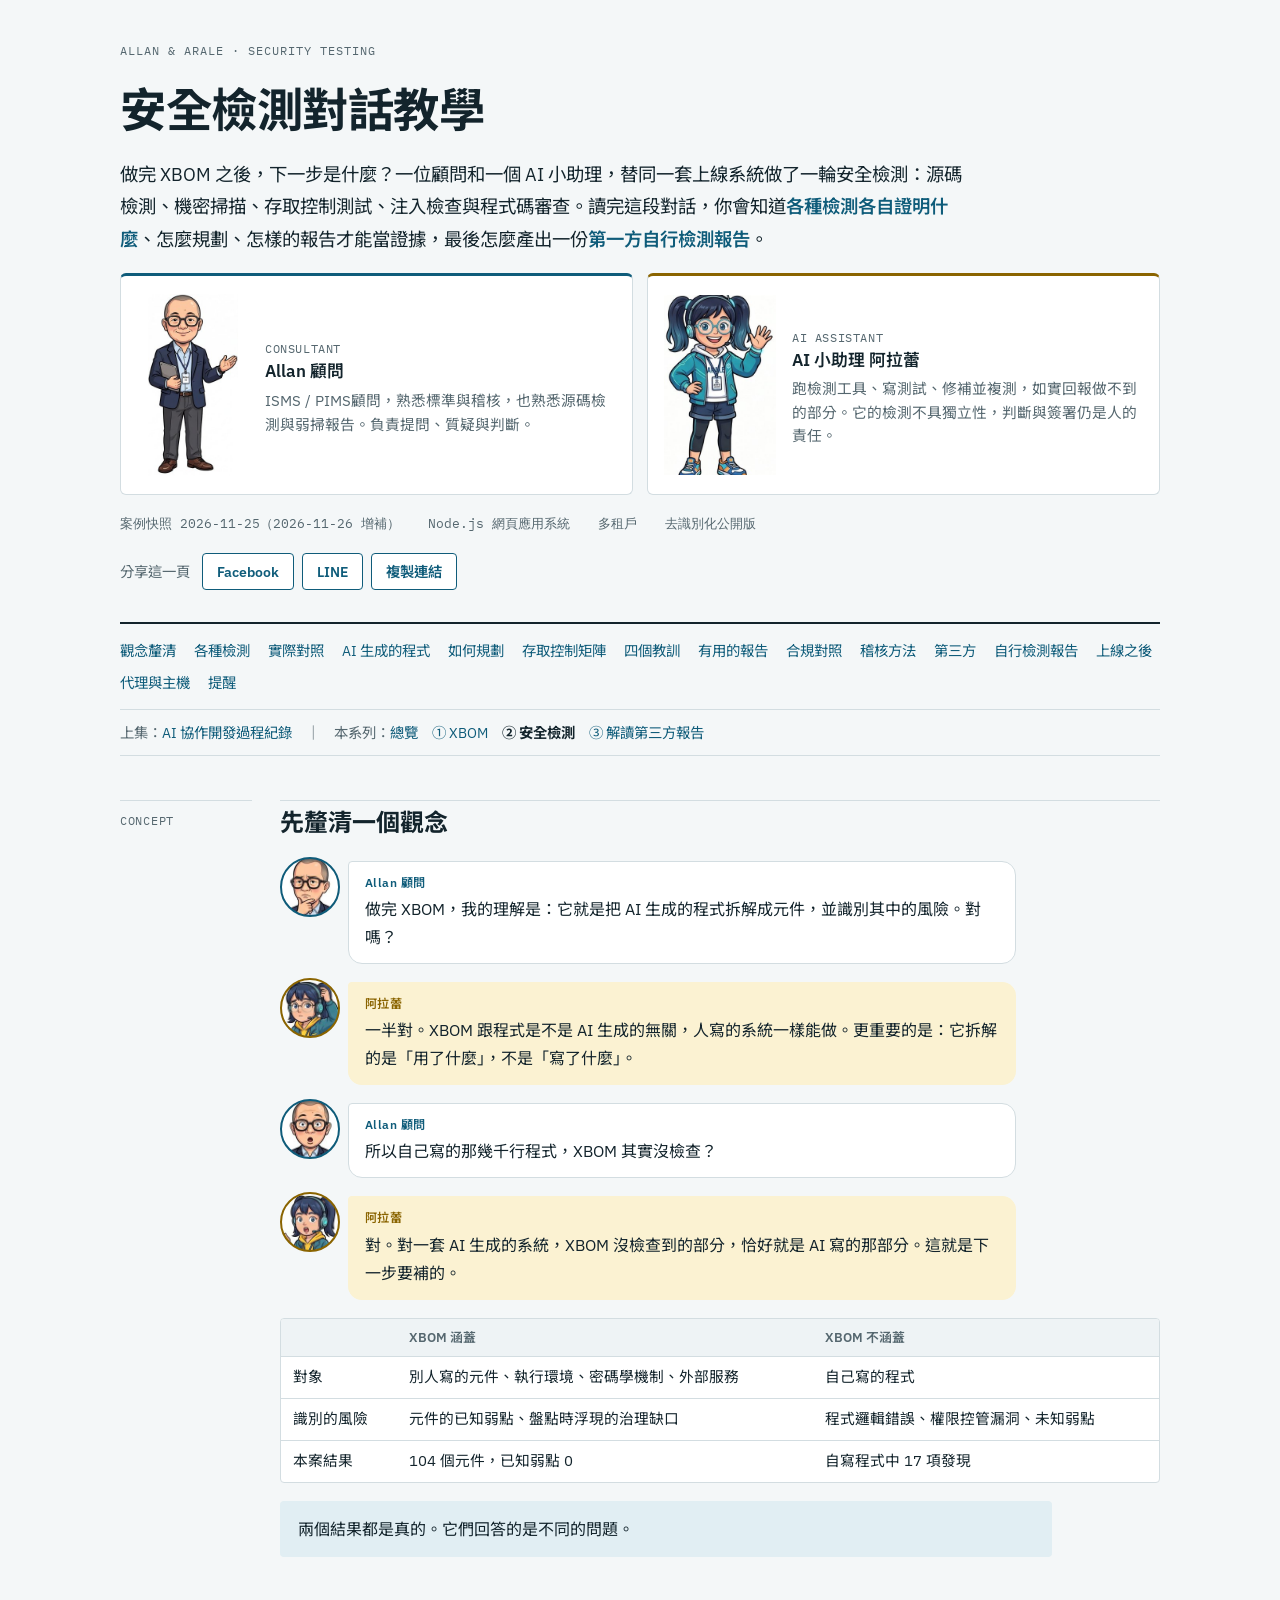
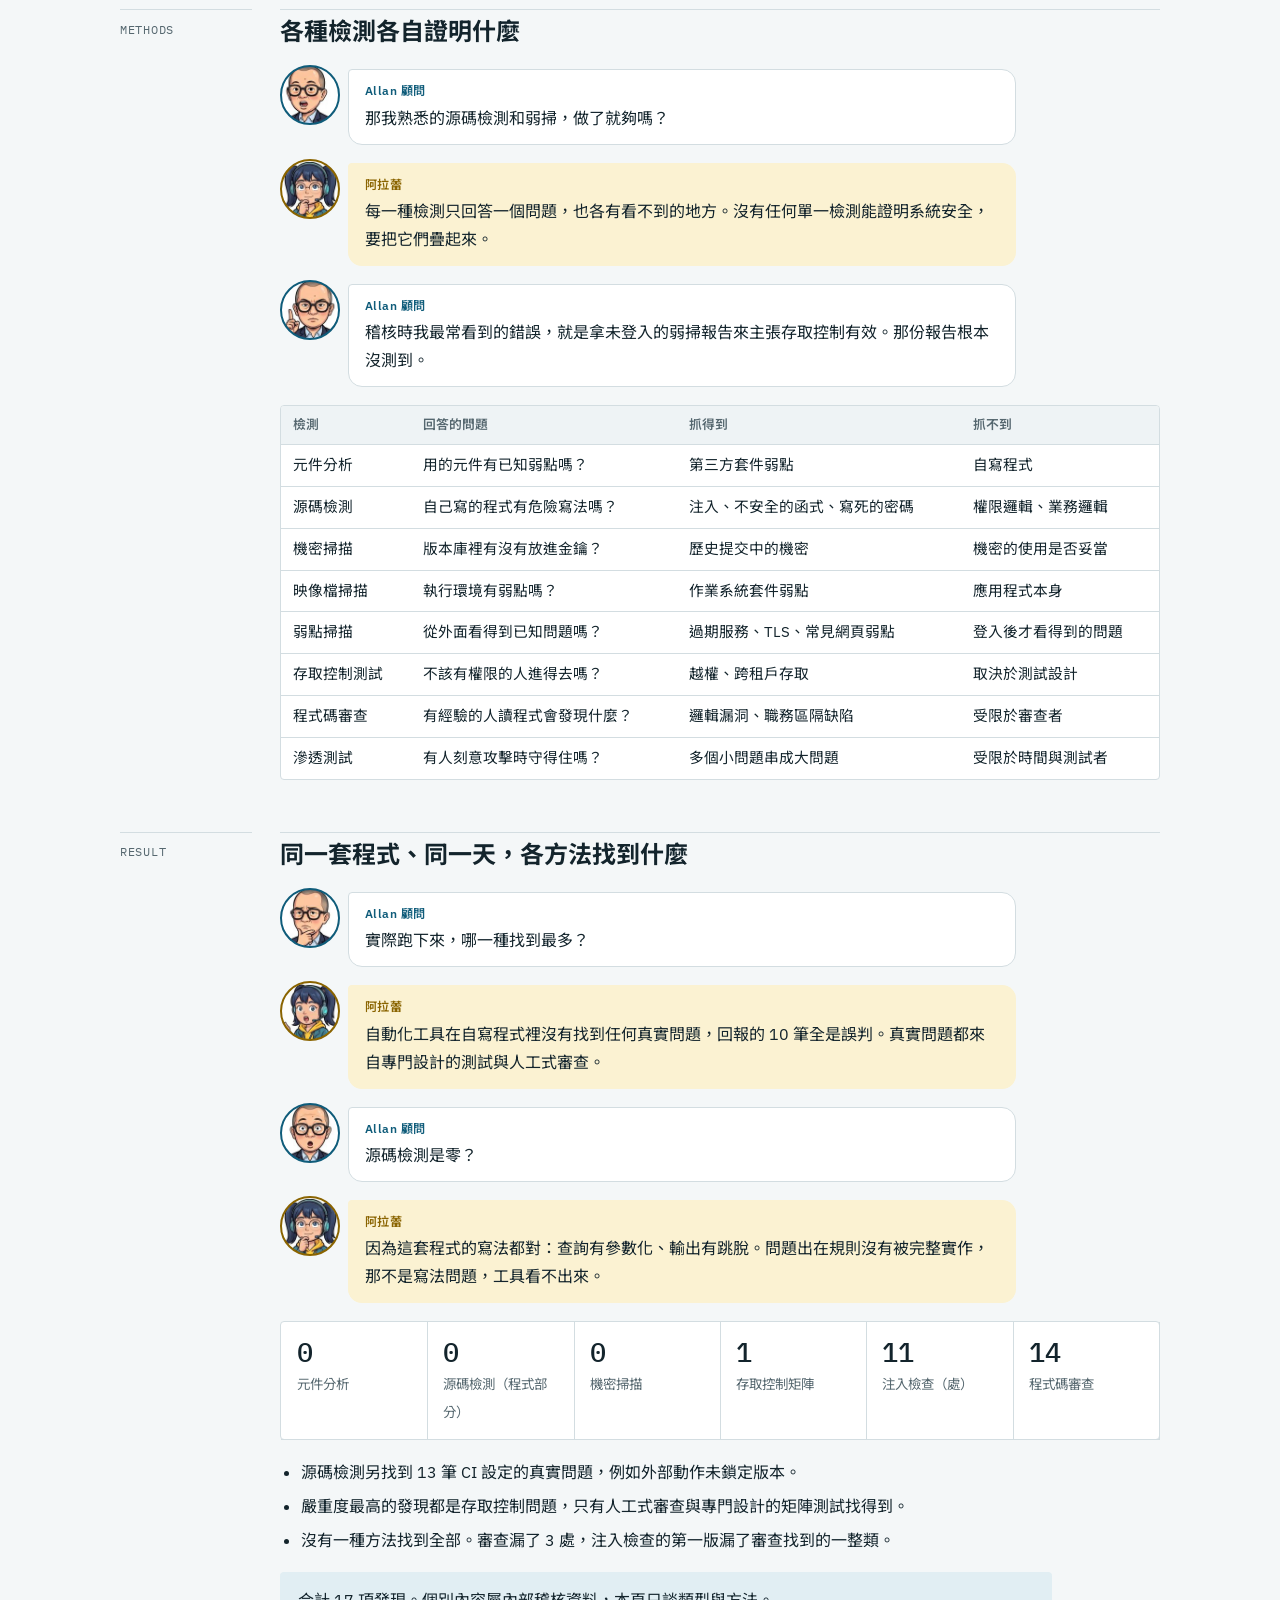
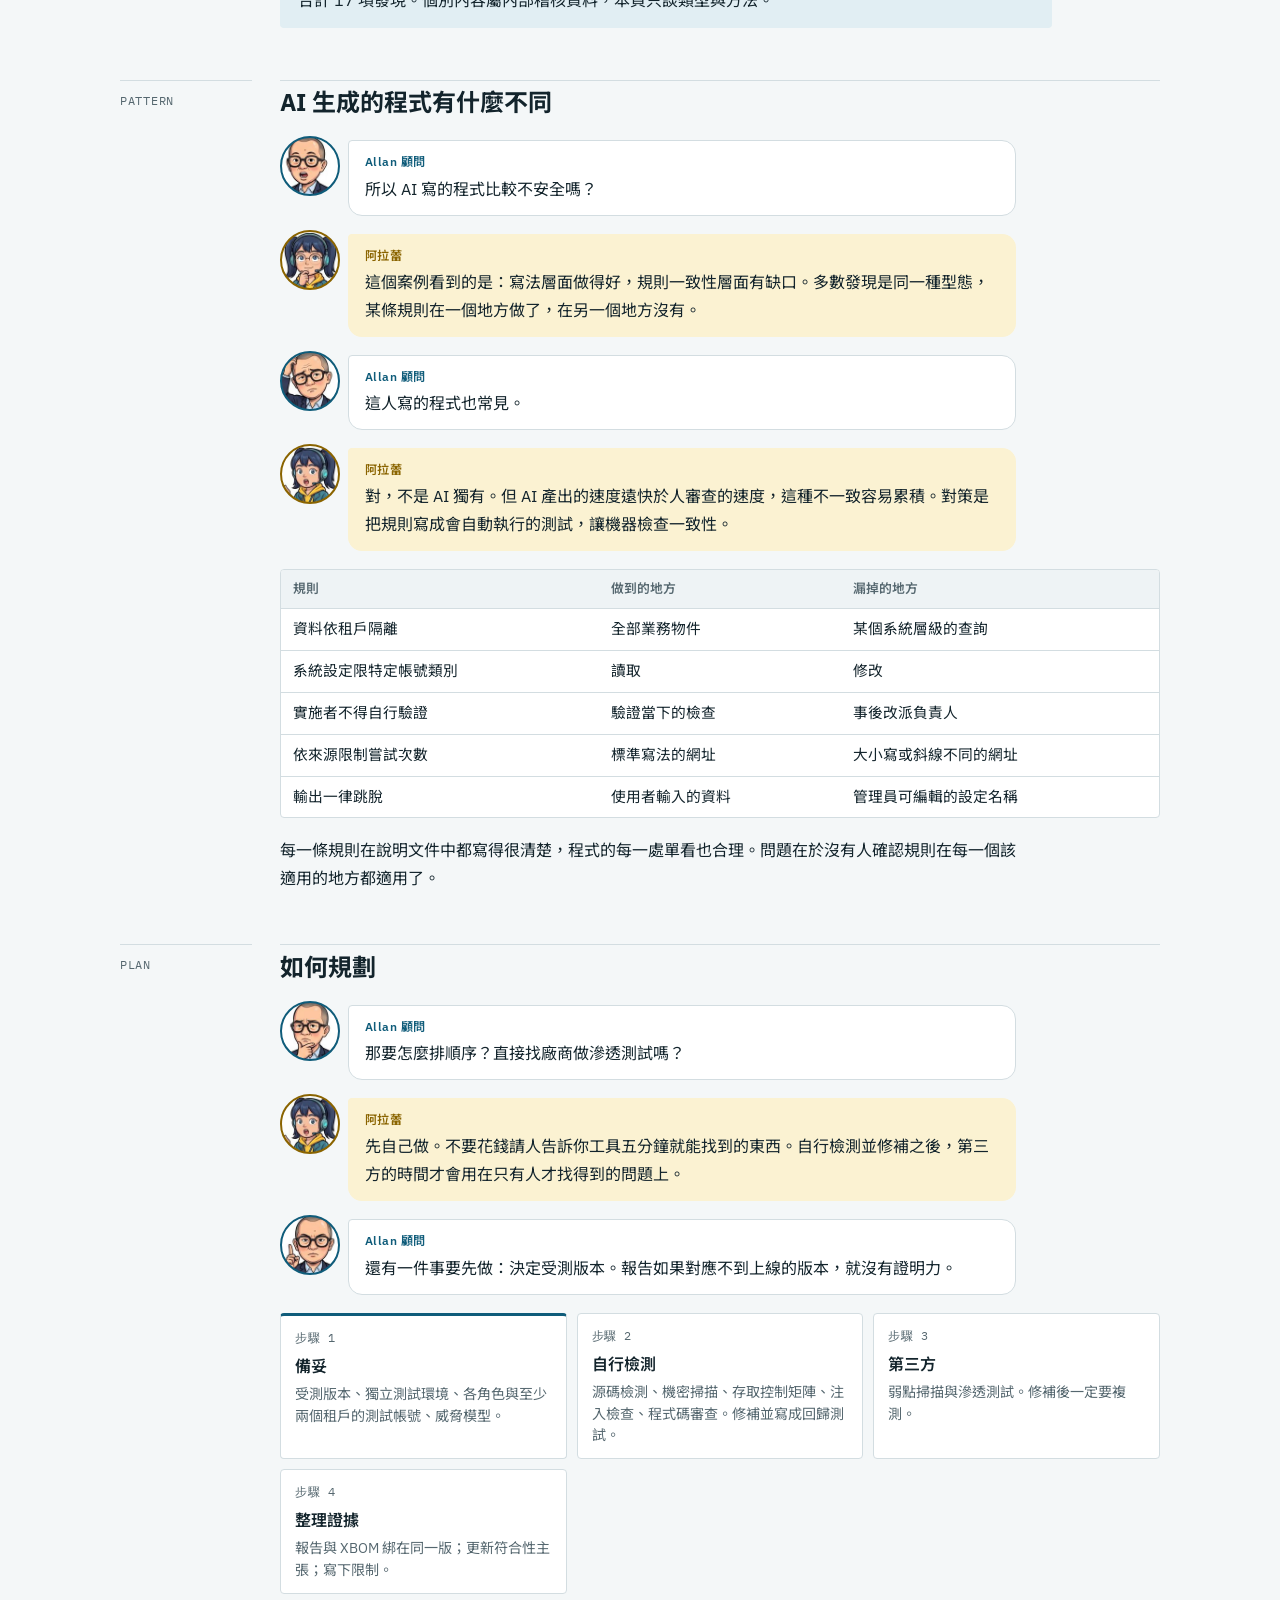
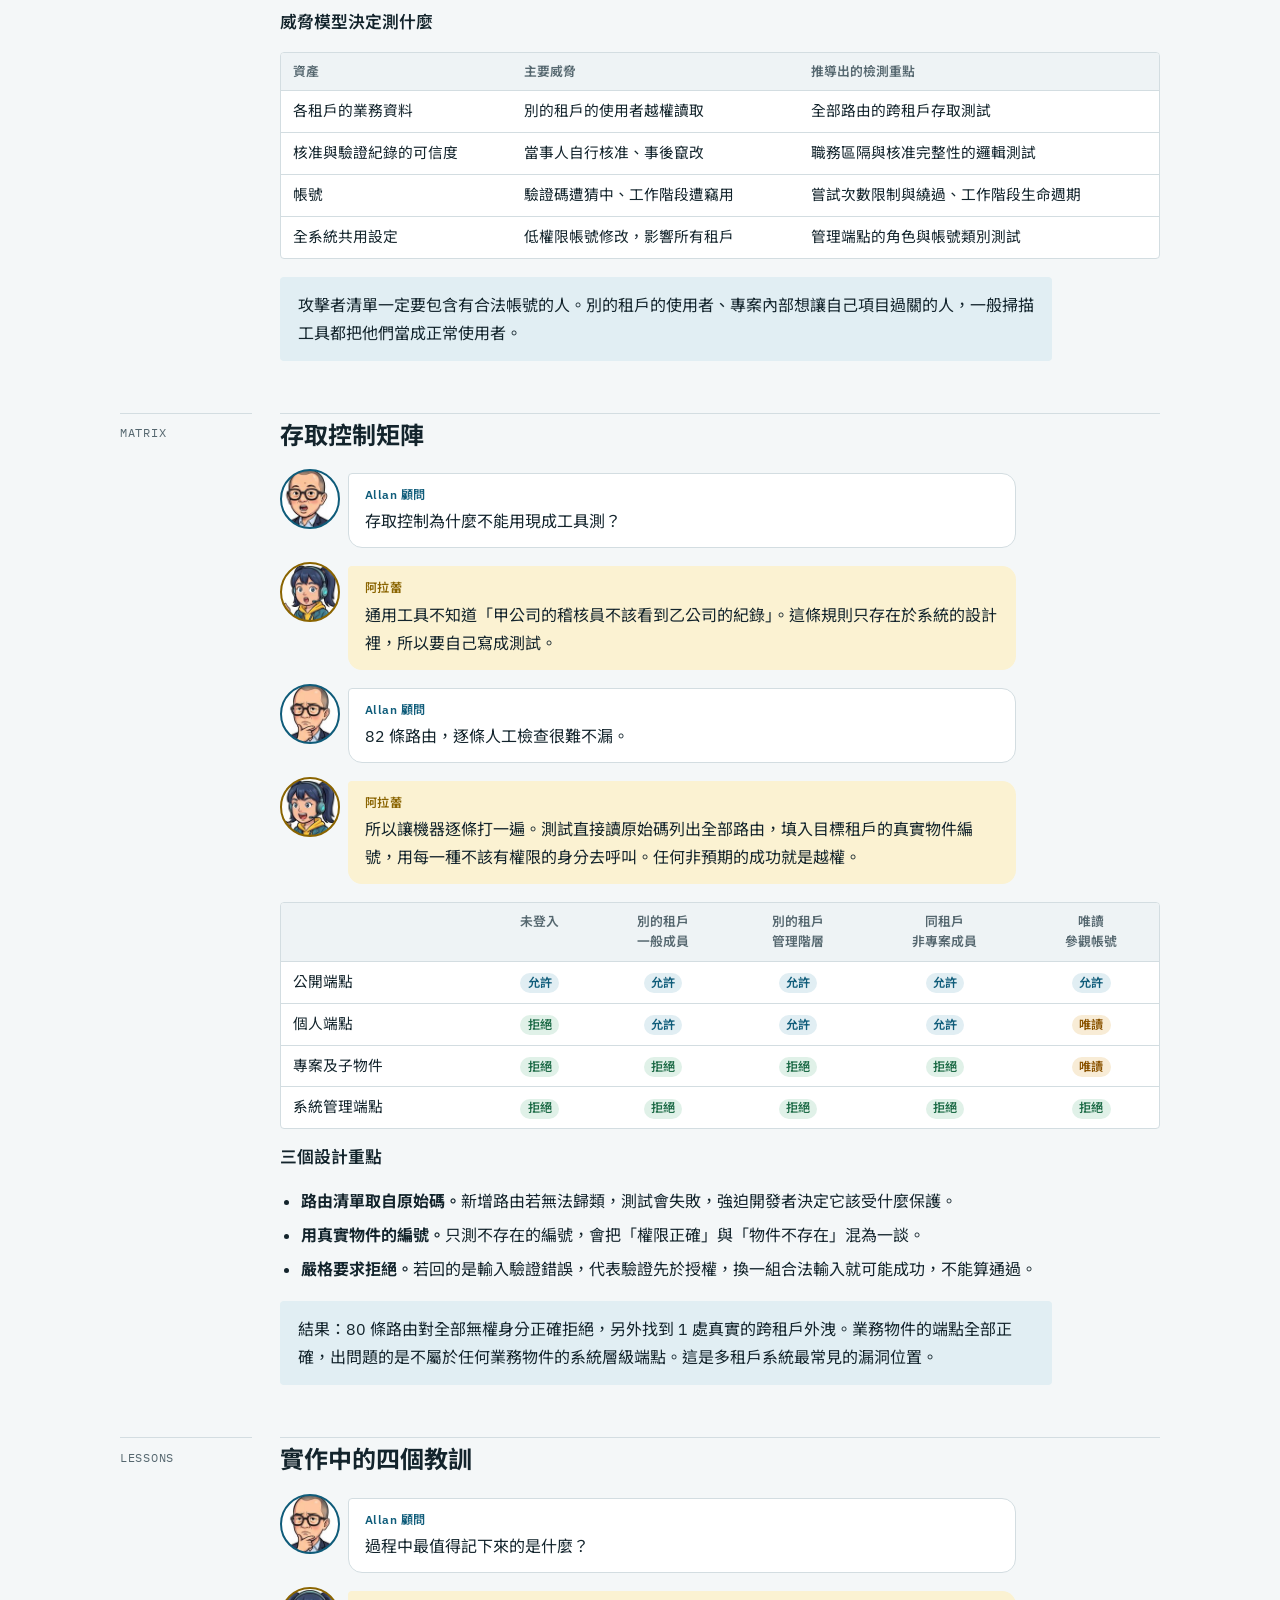
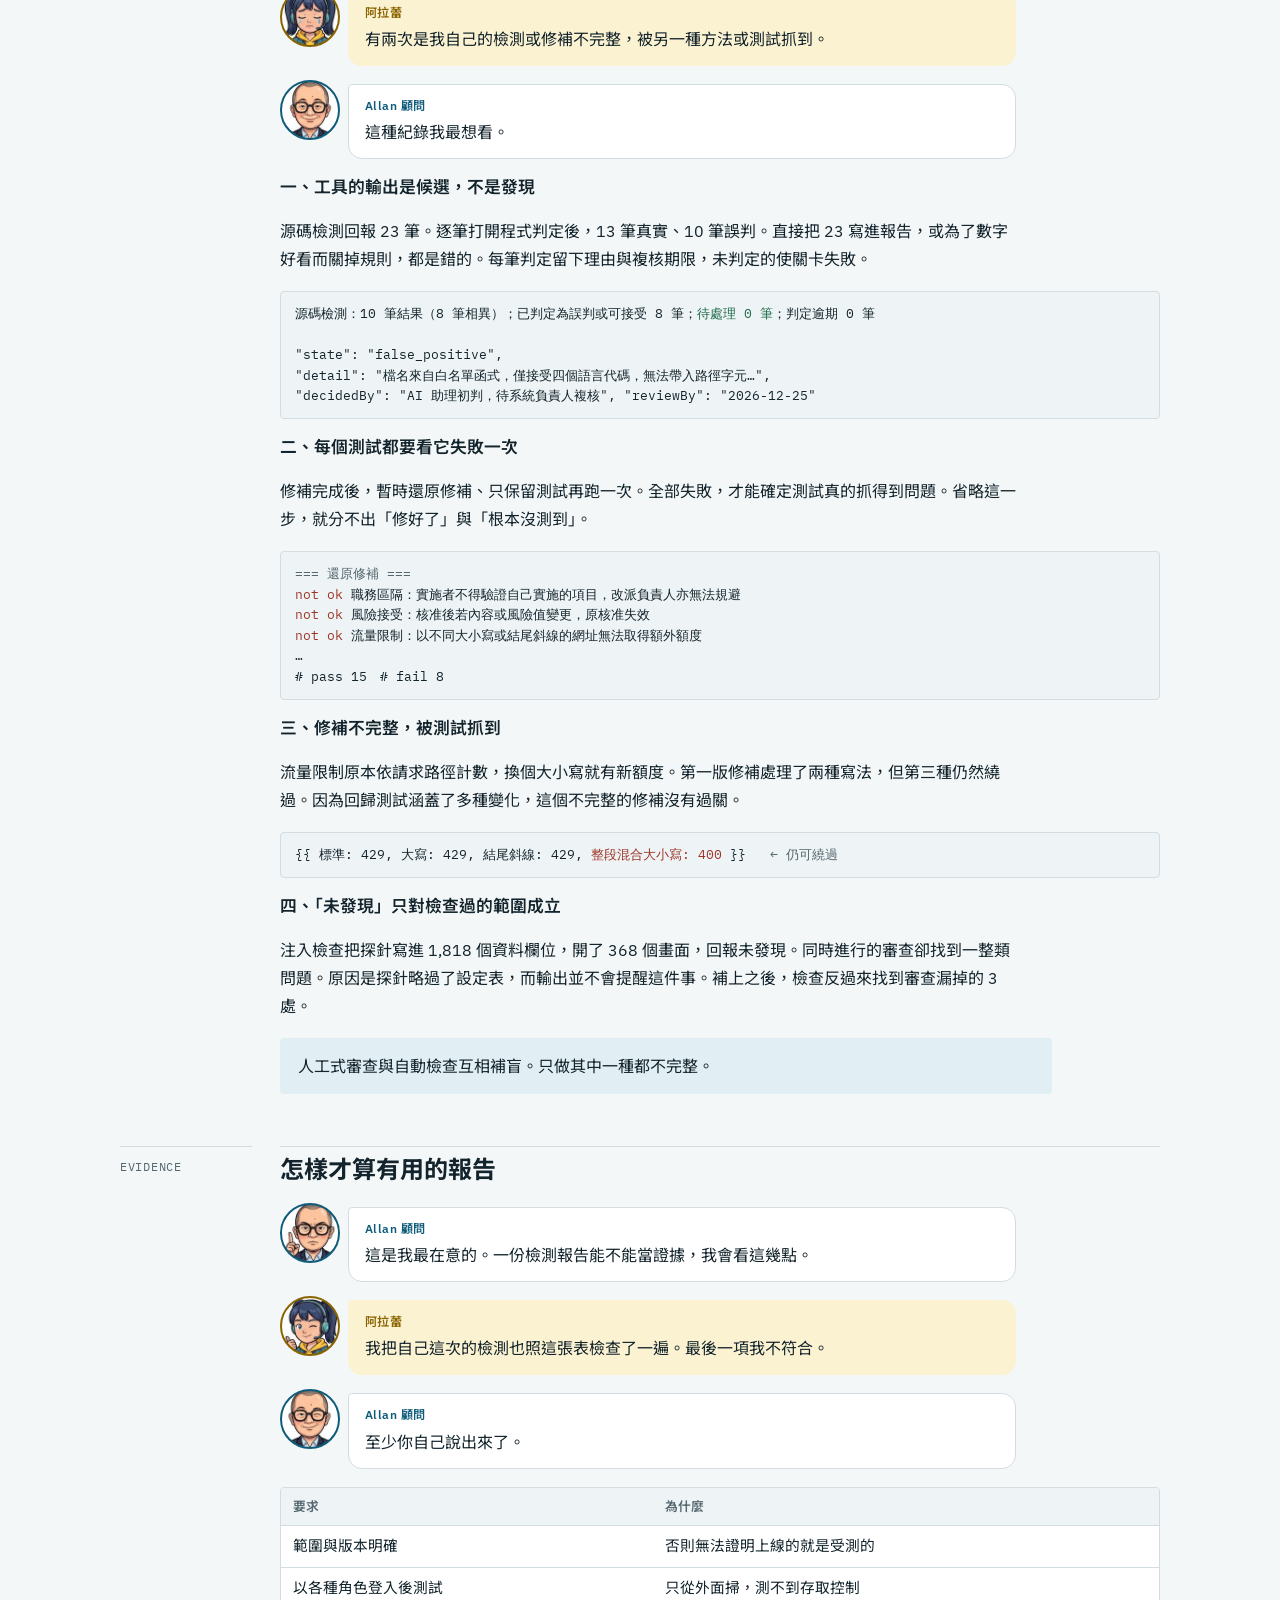
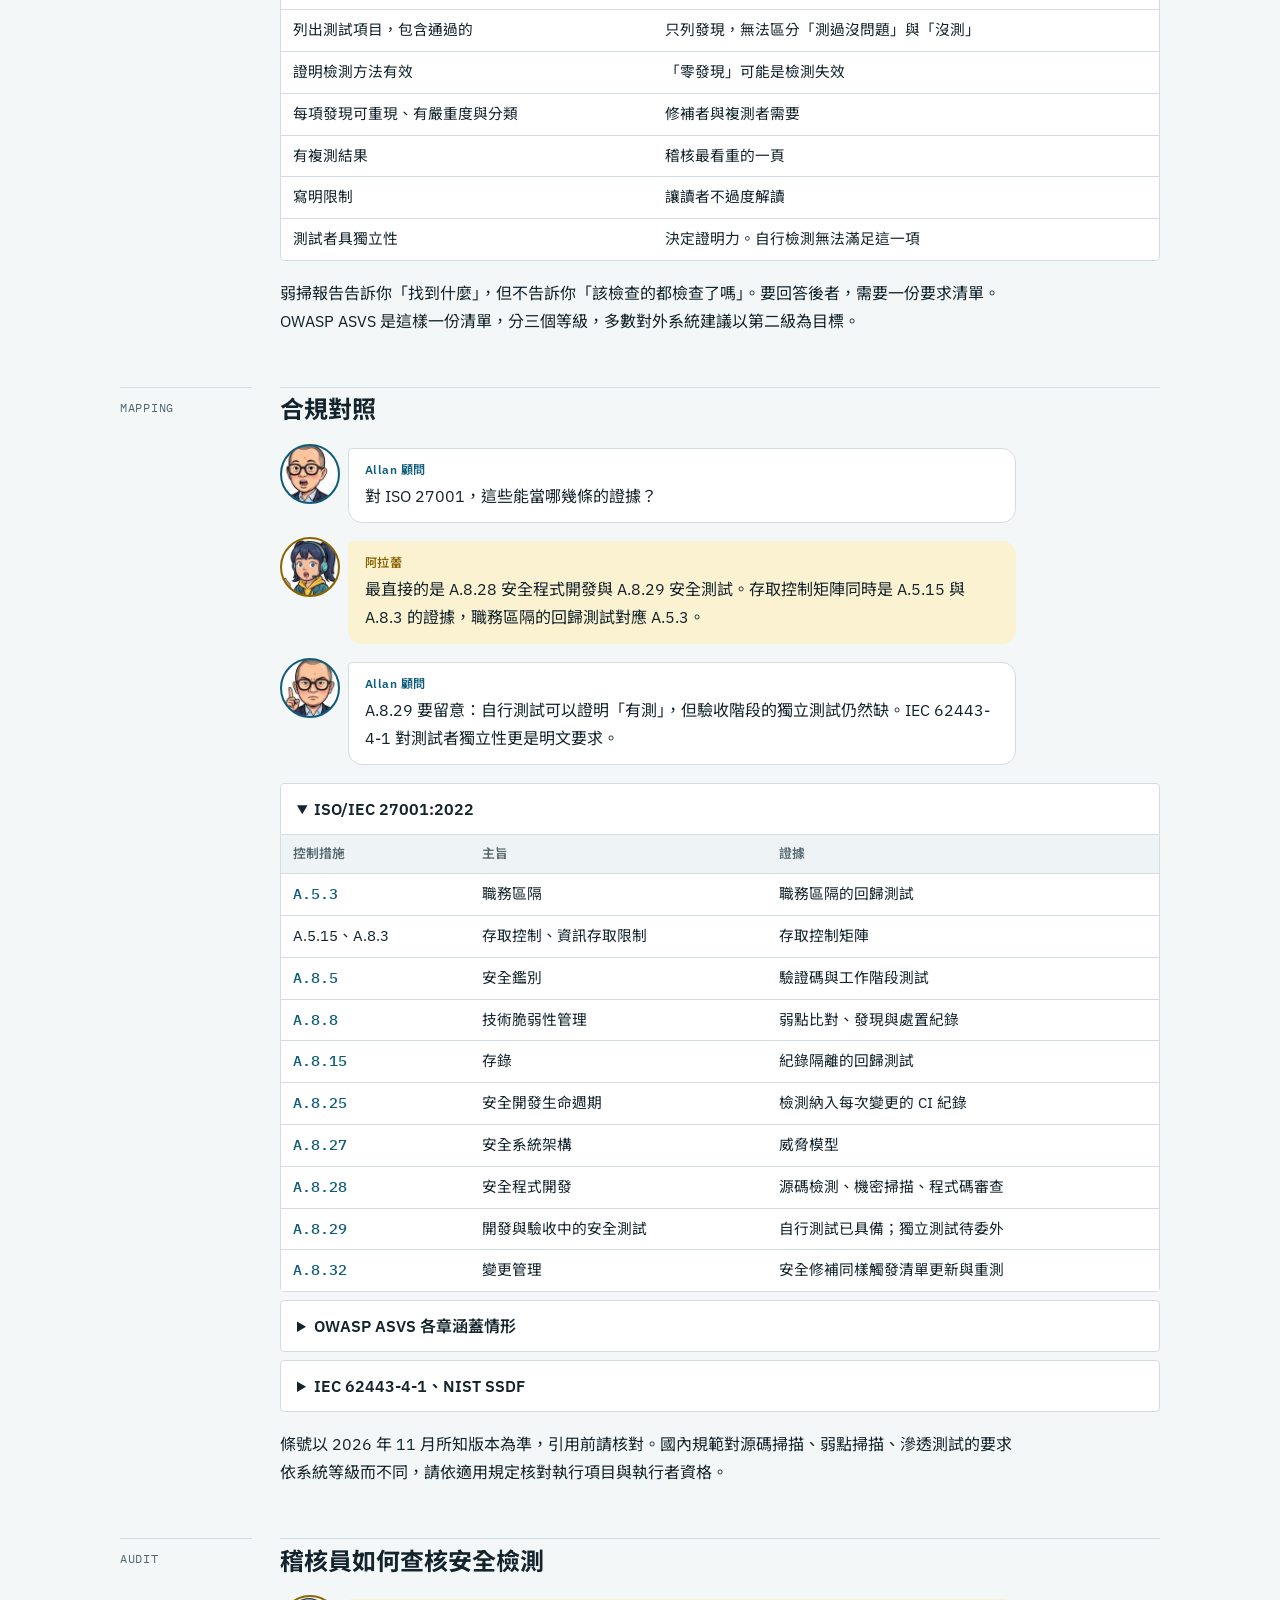
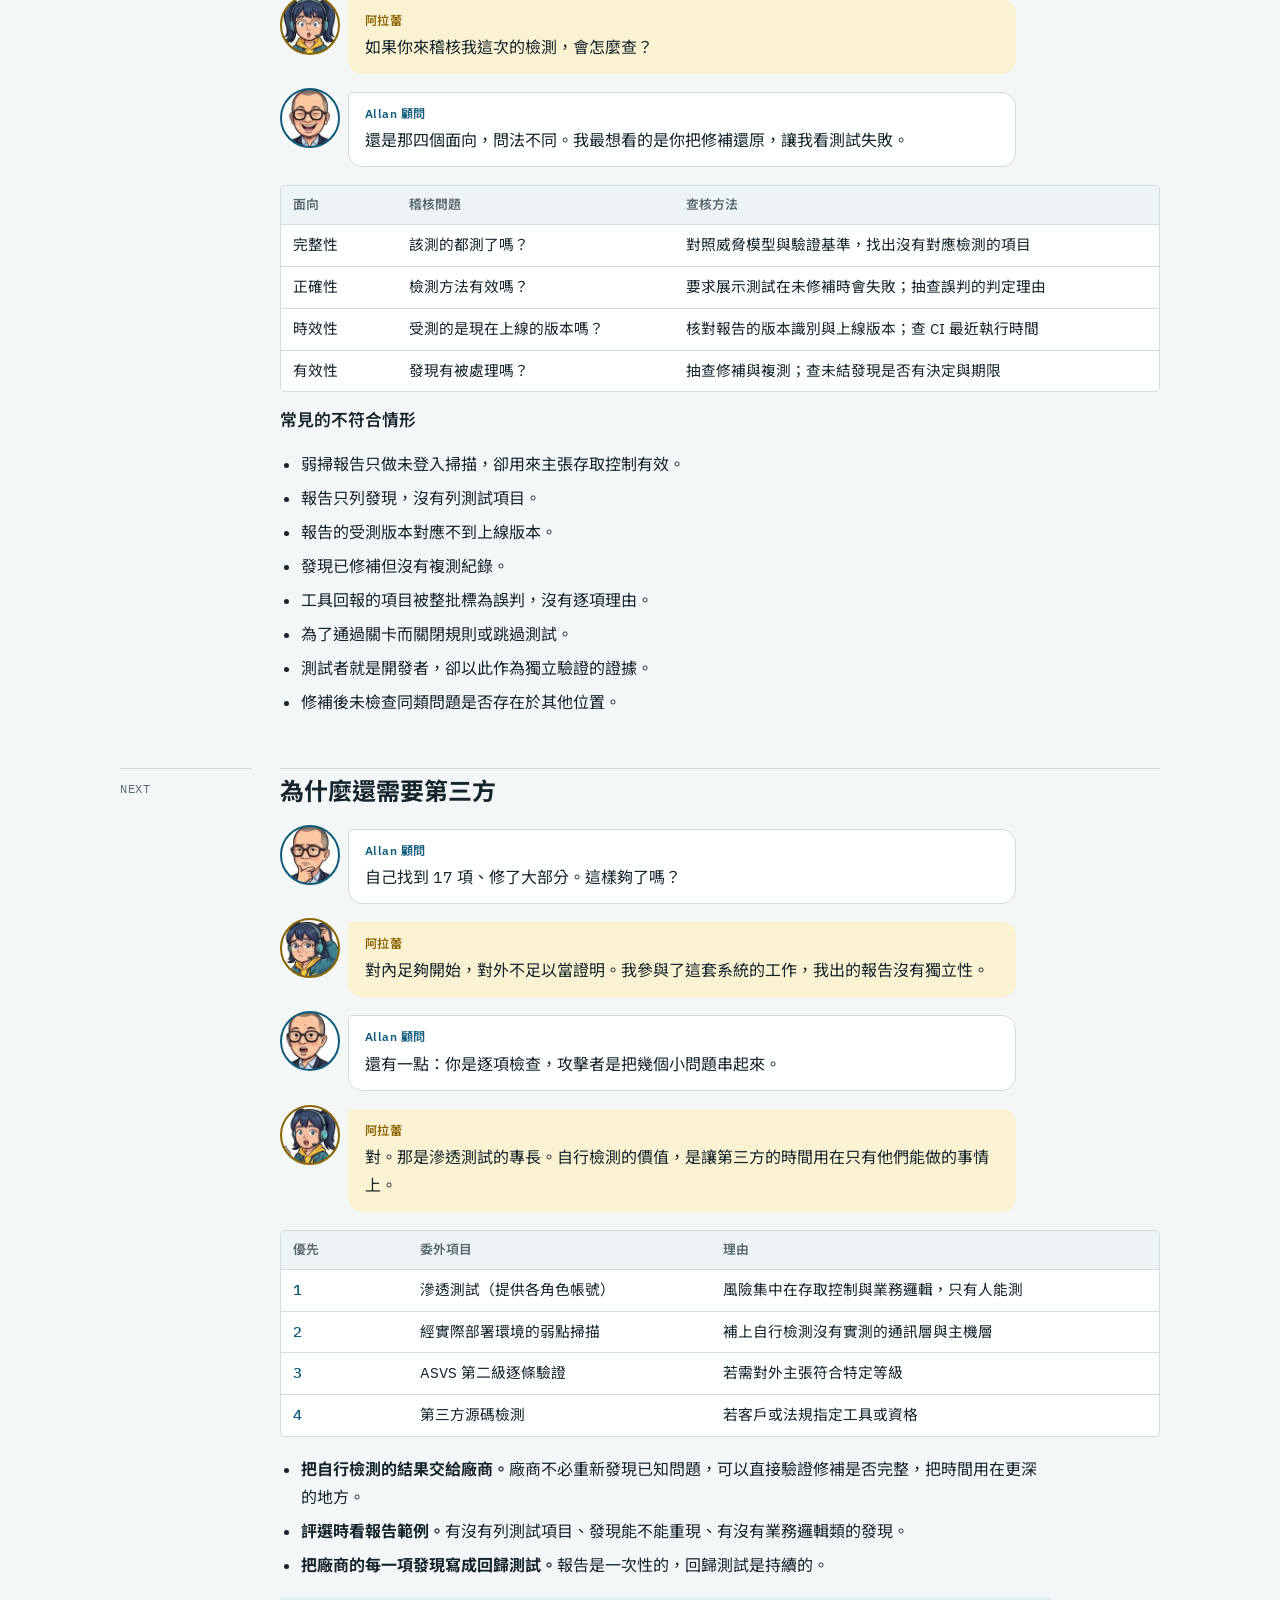
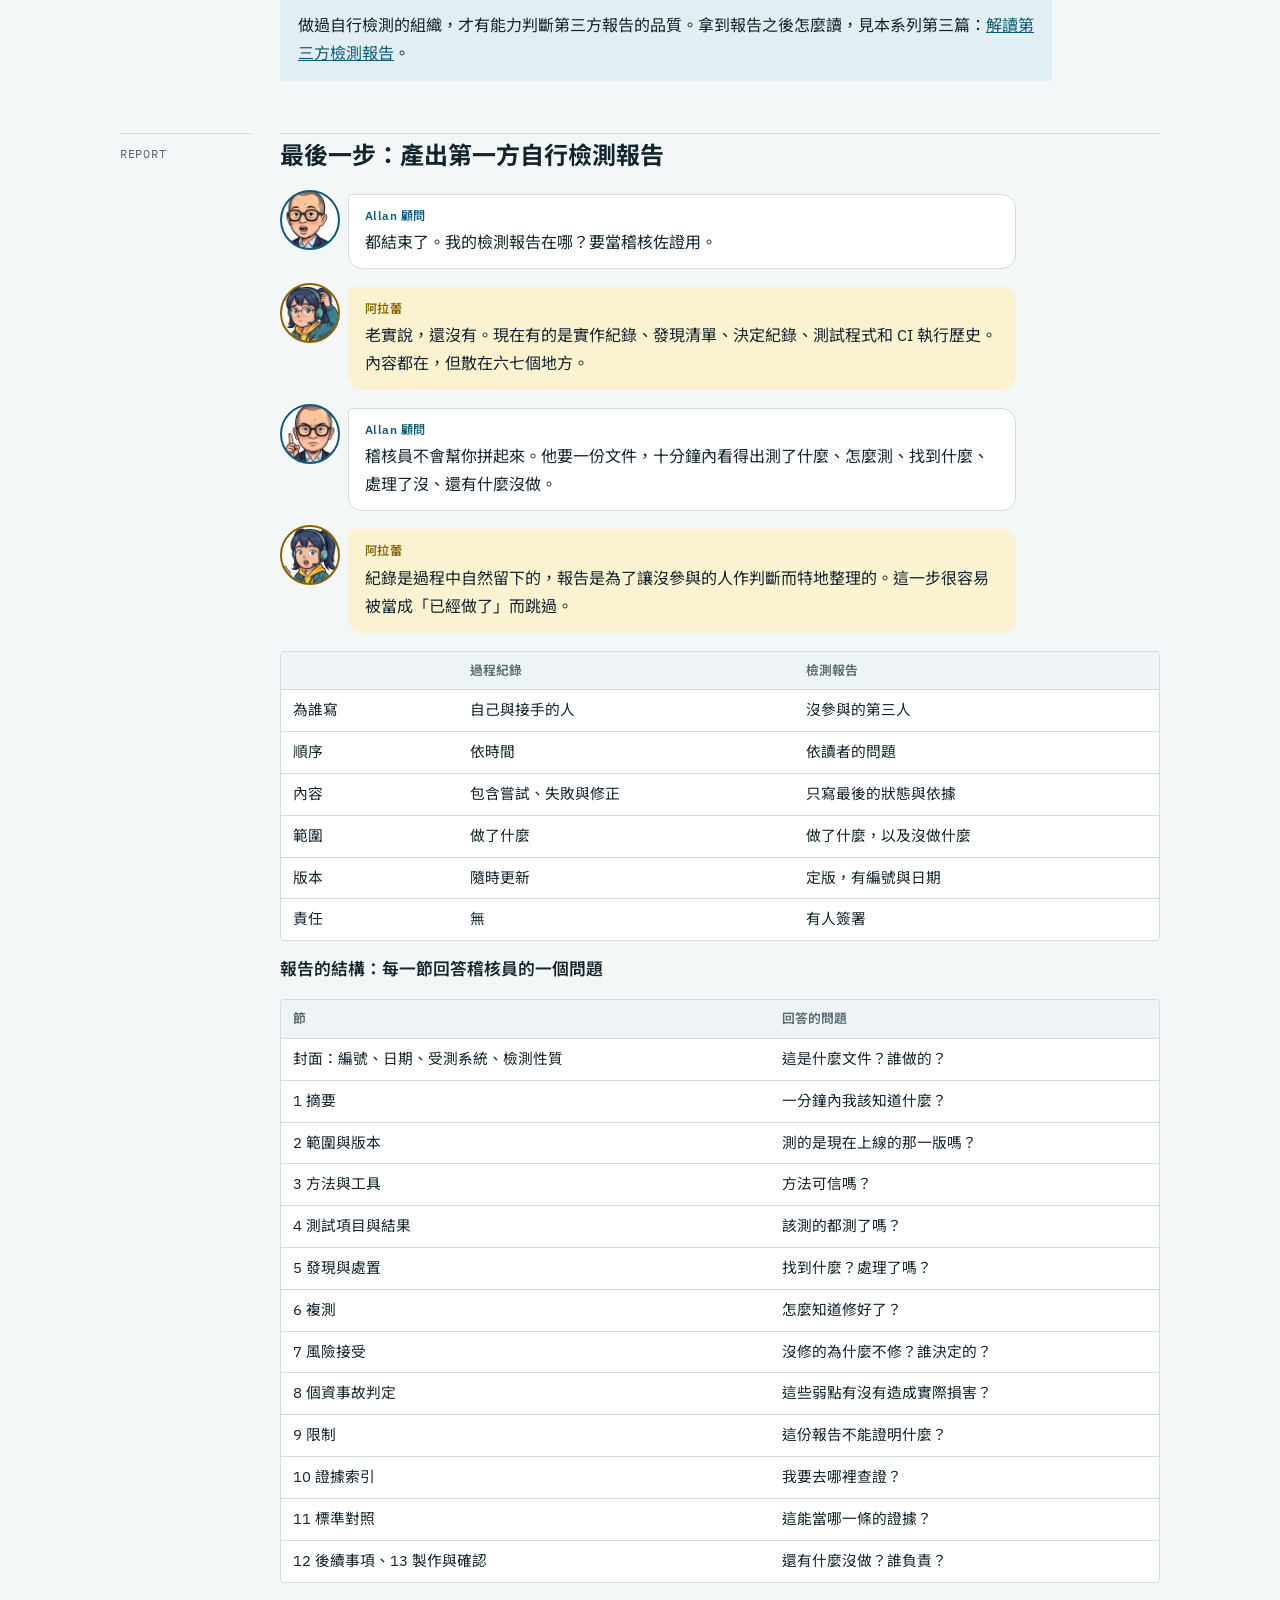
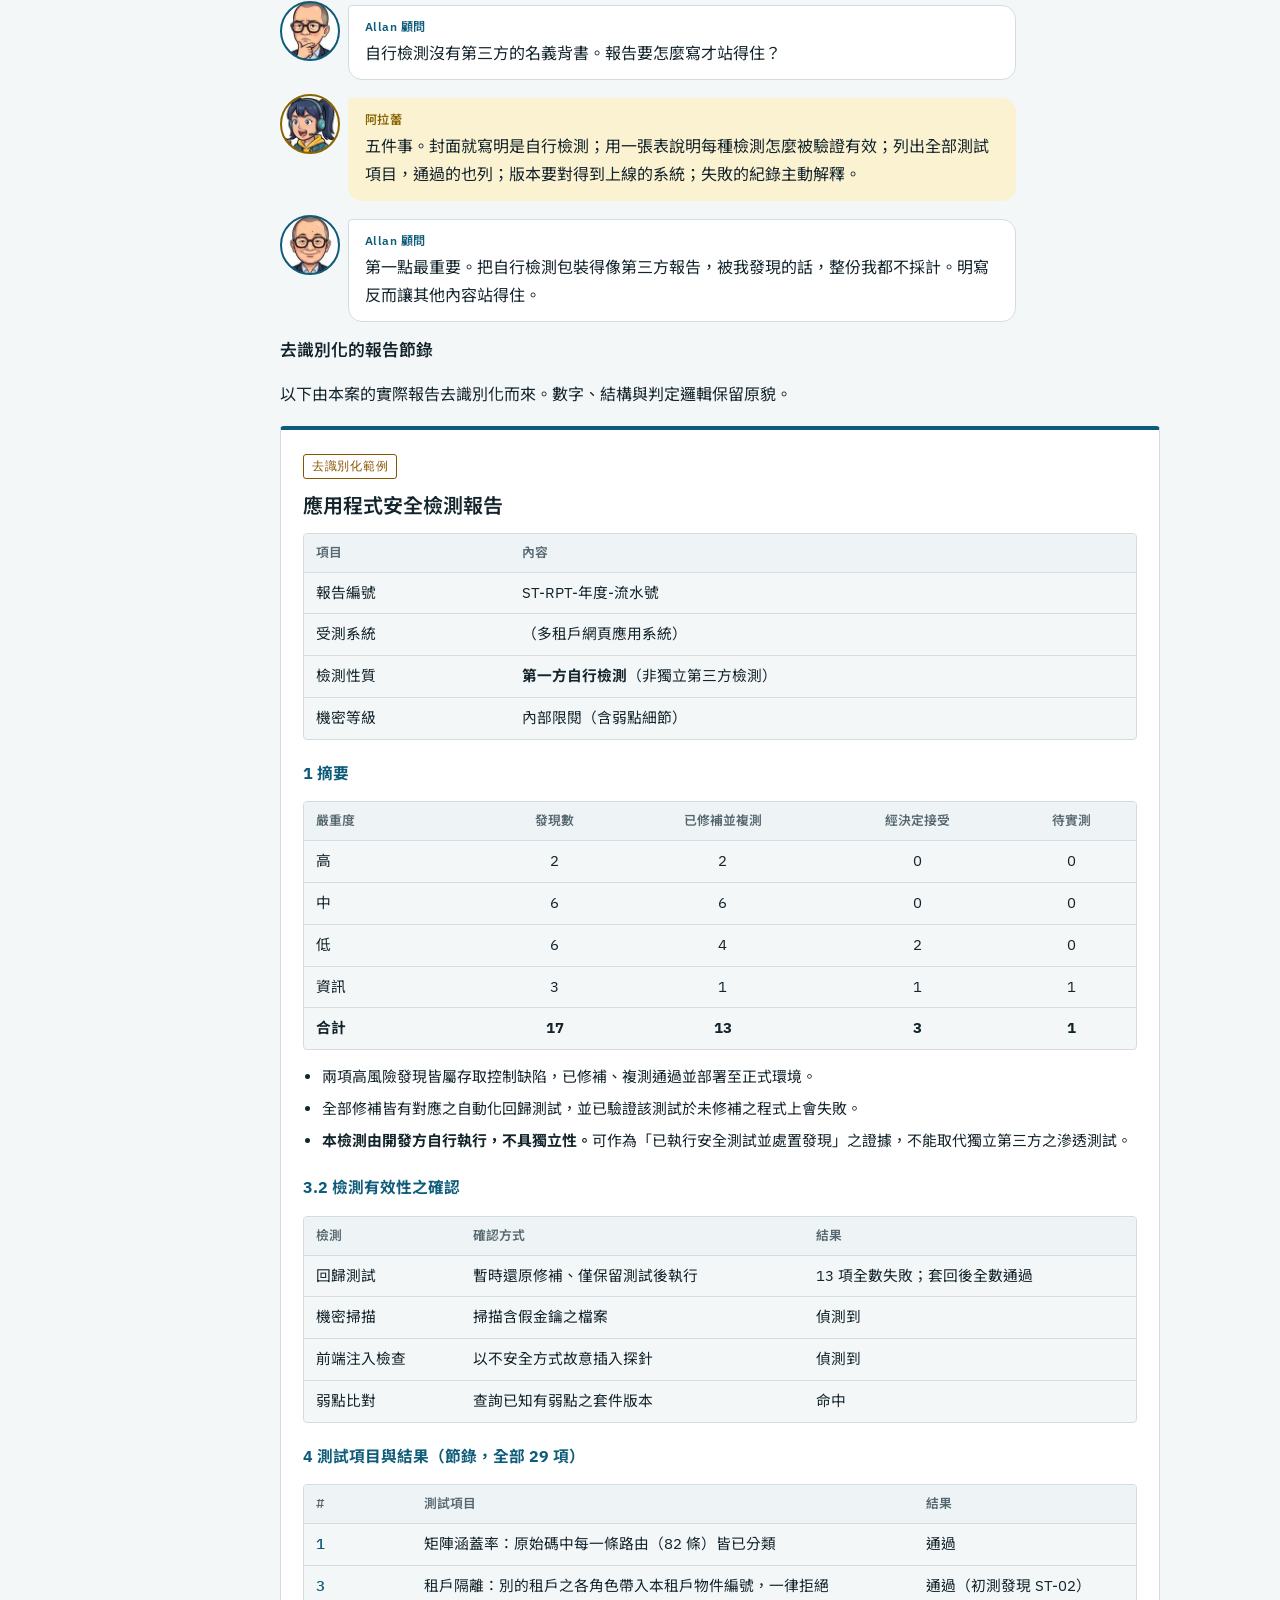
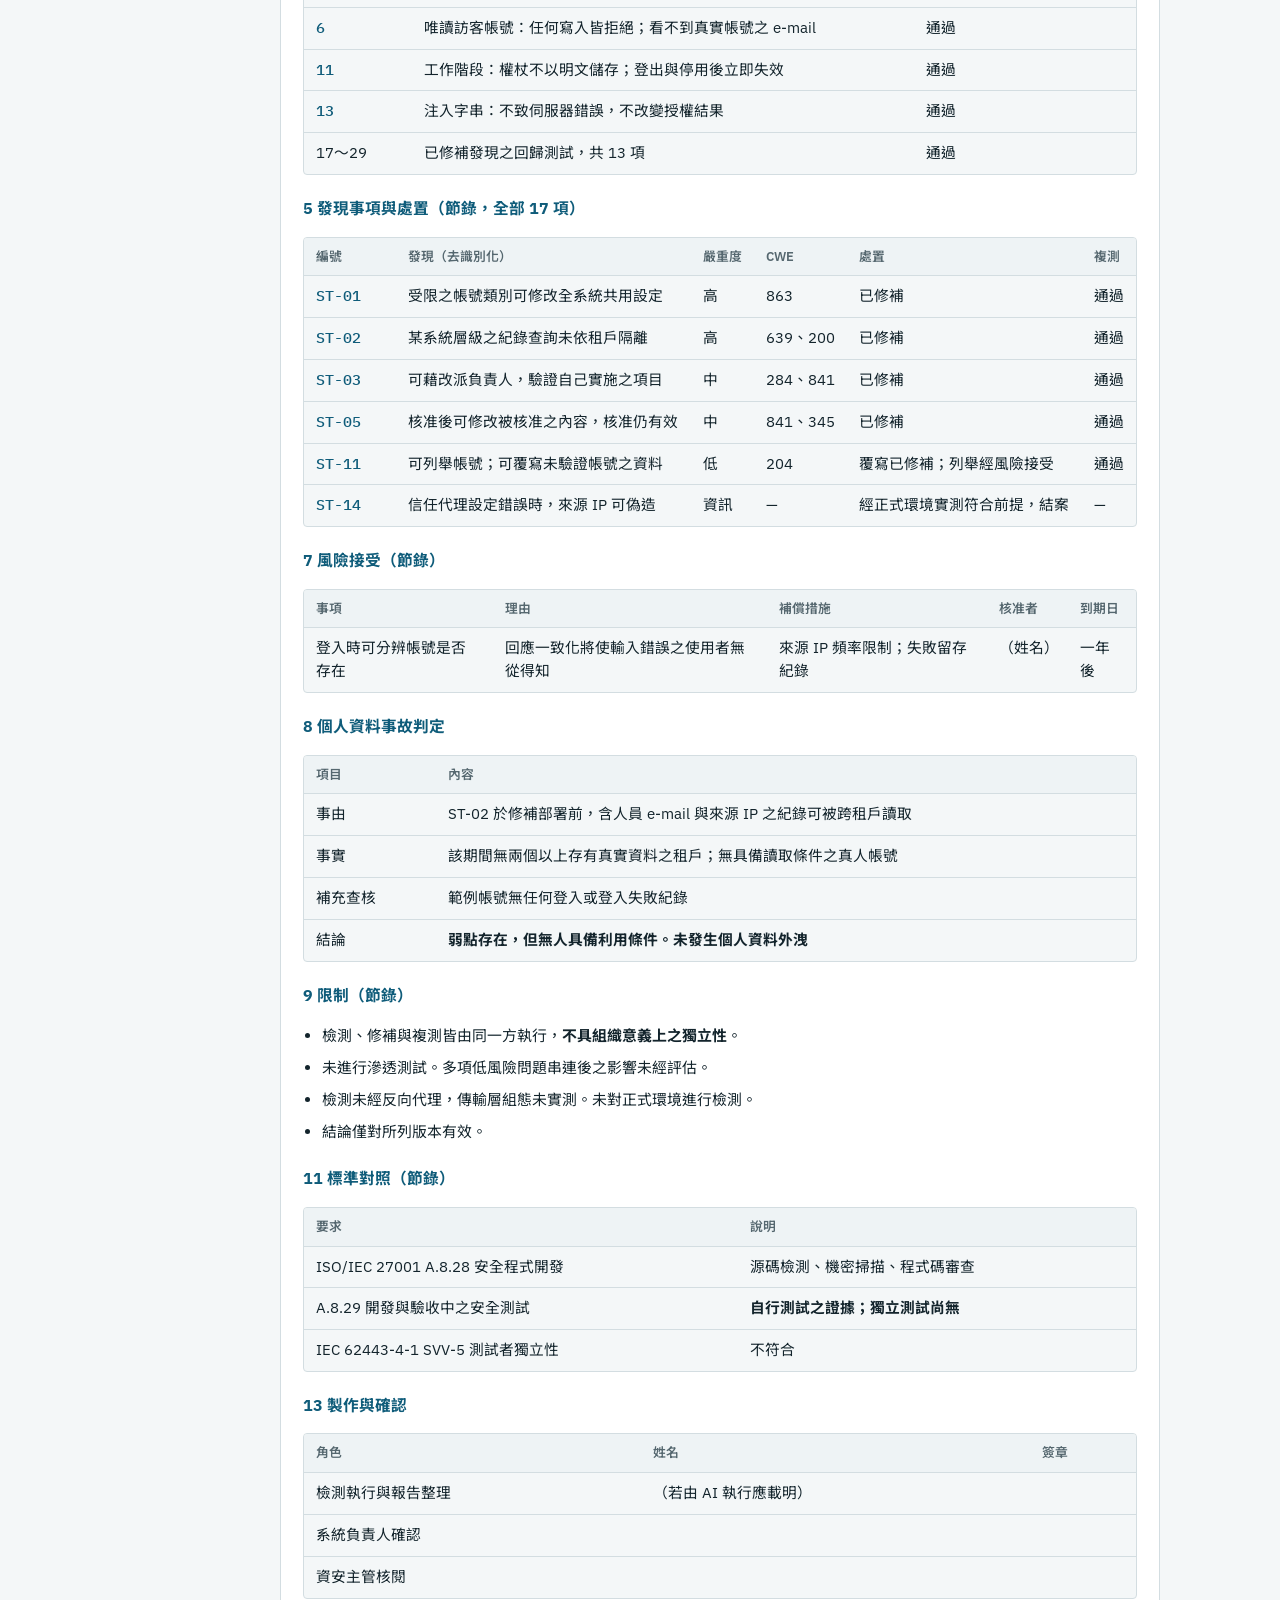
<file: security-testing/index.html>
<!doctype html>
<html lang="zh-Hant">
<head>
<meta charset="utf-8">
<meta name="viewport" content="width=device-width, initial-scale=1, viewport-fit=cover">
<link rel="icon" href="../favicon.svg" type="image/svg+xml">
<meta name="description" content="XBOM 之後的下一步。以一套實際上線的系統為例，說明源碼檢測、存取控制測試、滲透測試各自證明什麼，如何規劃、怎樣的報告才能作為稽核證據，並附去識別化的第一方自行檢測報告範例。">
<link rel="canonical" href="https://allanloplus.github.io/pms-promotion/security-testing/">
<meta property="og:type" content="article">
<meta property="og:locale" content="zh_TW">
<meta property="og:title" content="安全檢測對話教學｜Allan 顧問 × AI 小助理阿拉蕾">
<meta property="og:description" content="XBOM 之後的下一步。以一套實際上線的系統為例，說明源碼檢測、存取控制測試、滲透測試各自證明什麼，如何規劃、怎樣的報告才能作為稽核證據，並附去識別化的第一方自行檢測報告範例。">
<meta property="og:url" content="https://allanloplus.github.io/pms-promotion/security-testing/">
<meta property="og:image" content="https://allanloplus.github.io/pms-promotion/security-testing/share.png">
<meta property="og:image:secure_url" content="https://allanloplus.github.io/pms-promotion/security-testing/share.png">
<meta property="og:image:type" content="image/png">
<meta property="og:image:width" content="1200">
<meta property="og:image:height" content="630">
<meta property="og:image:alt" content="安全檢測對話教學：Allan 顧問與 AI 小助理阿拉蕾">
<meta name="twitter:card" content="summary_large_image">
<meta name="twitter:title" content="安全檢測對話教學｜Allan 顧問 × AI 小助理阿拉蕾">
<meta name="twitter:description" content="XBOM 之後的下一步。以一套實際上線的系統為例，說明源碼檢測、存取控制測試、滲透測試各自證明什麼，如何規劃、怎樣的報告才能作為稽核證據，並附去識別化的第一方自行檢測報告範例。">
<meta name="twitter:image" content="https://allanloplus.github.io/pms-promotion/security-testing/share.png">
<style>.share { display: flex; flex-wrap: wrap; gap: 8px; align-items: center; font-size: .9rem; }
.share span { color: var(--muted); margin-right: 4px; }
.share a, .share button { font: inherit; font-weight: 600; color: var(--accent); background: var(--surface); border: 1.5px solid var(--accent); border-radius: 4px; padding: 5px 14px; text-decoration: none; cursor: pointer; }
.share a:hover, .share button:hover { background: var(--accent-soft); }
.share button:focus-visible { outline: 2px solid var(--accent); outline-offset: 2px; }
</style>
<style>.series{font-size:.9rem;color:var(--muted);padding-block:10px;border-bottom:1px solid var(--line);margin:0}.series b{color:var(--ink)}.series a{text-decoration:none}.series a:hover{text-decoration:underline}</style>
<style>html{color-scheme:light}body{margin:0}img{max-width:100%}[hidden]{display:none!important}</style>
<title>安全檢測對話教學</title>
<meta name="claude:viewport-fit-sides" content="cover">
<link rel="stylesheet" href="https://fonts.googleapis.com/css2?family=IBM+Plex+Mono:wght@400;500&family=IBM+Plex+Sans:wght@400;500;600;700&family=Noto+Sans+TC:wght@400;500;700&display=swap">
<style>
/* 版面構想：像一張工程物料清單——左側細欄放章節標記與編號，右側是內容；識別碼一律等寬字 */
:root {
  --bg: #f4f7f8; --surface: #ffffff; --ink: #13242c; --muted: #55676f; --line: #d3dde1;
  --accent: #0f5c7a; --accent-soft: #e1eef3;
  --ok: #1d6b47; --ok-soft: #e0f1e8; --warn: #8a5300; --warn-soft: #f8ecd6; --crit: #9d3527; --crit-soft: #f7e3df;
  --code-bg: #eef3f5; --bot: #8a6400; --bot-soft: #fbf2d2;
  --sans: "IBM Plex Sans", "Noto Sans TC", "PingFang TC", "Microsoft JhengHei", system-ui, sans-serif;
  --mono: "IBM Plex Mono", ui-monospace, "SFMono-Regular", Menlo, Consolas, monospace;
}
@media (prefers-color-scheme: dark) { :root:not([data-theme="light"]) {
  --bg: #0d161a; --surface: #142127; --ink: #e3ecef; --muted: #92a5ad; --line: #26373e;
  --accent: #62bcd9; --accent-soft: #15313b;
  --ok: #67c598; --ok-soft: #143024; --warn: #e2aa52; --warn-soft: #33270f; --crit: #f08f81; --crit-soft: #3a1c18;
  --code-bg: #0f1b20; --bot: #f0c84c; --bot-soft: #2f2710; color-scheme: dark } }
:root[data-theme="dark"] {
  --bg: #0d161a; --surface: #142127; --ink: #e3ecef; --muted: #92a5ad; --line: #26373e;
  --accent: #62bcd9; --accent-soft: #15313b;
  --ok: #67c598; --ok-soft: #143024; --warn: #e2aa52; --warn-soft: #33270f; --crit: #f08f81; --crit-soft: #3a1c18;
  --code-bg: #0f1b20; --bot: #f0c84c; --bot-soft: #2f2710; color-scheme: dark }

body { background: var(--bg); color: var(--ink); font-family: var(--sans); font-size: 16px; line-height: 1.75; }
.wrap { overflow-x: clip; max-width: 1040px; margin: 0 auto; padding-block: 40px 72px; padding-left: max(16px, env(safe-area-inset-left, 0px)); padding-right: max(16px, env(safe-area-inset-right, 0px)); }
a { color: var(--accent); }
a:focus-visible, summary:focus-visible { outline: 2px solid var(--accent); outline-offset: 2px; }
code, .mono { font-family: var(--mono); font-size: .88em; }
p code, li code, td code { background: var(--code-bg); padding: .08em .35em; border-radius: 3px; }
h1, h2, h3 { text-wrap: balance; line-height: 1.3; margin: 0; }
p { margin: 0; }

/* 開頭 */
.eyebrow { font-family: var(--mono); font-size: .78rem; letter-spacing: .08em; text-transform: uppercase; color: var(--muted); }
header.top { display: grid; gap: 18px; padding-bottom: 32px; border-bottom: 2px solid var(--ink); }
h1 { font-size: clamp(1.9rem, 5vw, 2.9rem); font-weight: 700; letter-spacing: -.01em; }
.thesis { font-size: 1.15rem; max-width: 46em; }
.thesis b { color: var(--accent); font-weight: 600; }
.meta { display: flex; flex-wrap: wrap; gap: 6px 28px; font-family: var(--mono); font-size: .8rem; color: var(--muted); }
nav.toc { display: flex; flex-wrap: wrap; gap: 6px 18px; padding-block: 14px; border-bottom: 1px solid var(--line); font-size: .9rem; }
nav.toc a { text-decoration: none; }
nav.toc a:hover { text-decoration: underline; }

/* 章節：左細欄＋右內容 */
section { display: grid; grid-template-columns: 132px minmax(0, 1fr); gap: 0 28px; padding-block: 44px 8px; }
section > .tag { font-family: var(--mono); font-size: .78rem; letter-spacing: .06em; color: var(--muted); padding-top: .55rem; border-top: 1px solid var(--line); }
section > .body { display: grid; grid-template-columns: minmax(0, 1fr); gap: 18px; min-width: 0; border-top: 1px solid var(--line); padding-top: .2rem; }
h2 { font-size: 1.5rem; font-weight: 700; padding-top: .2rem; }
h3 { font-size: 1.05rem; font-weight: 600; }
.lead { max-width: 44em; }
.body > p, .body > ul, .body > ol { max-width: 46em; }
ul, ol { margin: 0; padding-left: 1.3em; display: grid; gap: 6px; }
@media (max-width: 720px) { section { grid-template-columns: minmax(0, 1fr); gap: 6px; padding-block: 32px 4px; } section > .tag { border-top: 0; padding-top: 0; } }

/* 表格 */
.scroll { overflow-x: auto; border: 1px solid var(--line); border-radius: 4px; background: var(--surface); }
table { border-collapse: collapse; width: 100%; font-size: .92rem; line-height: 1.55; }
th, td { text-align: left; vertical-align: top; padding: 9px 12px; border-bottom: 1px solid var(--line); }
tr:last-child > td { border-bottom: 0; }
th { font-weight: 600; font-size: .8rem; color: var(--muted); background: var(--code-bg); white-space: nowrap; }
td.k { font-family: var(--mono); font-weight: 500; white-space: nowrap; color: var(--accent); }
td.n { font-family: var(--mono); font-variant-numeric: tabular-nums; white-space: nowrap; }
.pill { display: inline-block; font-size: .76rem; font-weight: 600; padding: .05em .6em; border-radius: 99px; white-space: nowrap; }
.pill.hi { background: var(--crit-soft); color: var(--crit); } .pill.mid { background: var(--warn-soft); color: var(--warn); }
.pill.lo { background: var(--accent-soft); color: var(--accent); } .pill.ok { background: var(--ok-soft); color: var(--ok); }

/* 引言與提示 */
.quote { border-left: 3px solid var(--accent); padding: 4px 0 4px 18px; font-size: 1.08rem; max-width: 42em; }
.note { background: var(--accent-soft); padding: 14px 18px; border-radius: 4px; max-width: 46em; }
.two { display: grid; grid-template-columns: repeat(auto-fit, minmax(280px, 1fr)); gap: 16px; }
.panel { background: var(--surface); border: 1px solid var(--line); border-radius: 4px; padding: 16px 18px; display: grid; gap: 10px; align-content: start; min-width: 0; }
.panel.yes { border-top: 3px solid var(--ok); } .panel.no { border-top: 3px solid var(--crit); }
.panel h3 { font-size: 1rem; }

/* 分層圖 */
.stack { display: grid; gap: 6px; }
.layer { display: grid; grid-template-columns: 96px minmax(0, 1fr) minmax(0, 1.1fr); gap: 0 16px; align-items: center; background: var(--surface); border: 1px solid var(--line); border-left: 4px solid var(--accent); border-radius: 3px; padding: 10px 14px; }
.layer .bom { font-family: var(--mono); font-weight: 500; color: var(--accent); }
.layer .what { font-weight: 500; }
.layer .res { font-size: .9rem; color: var(--muted); }
.layer.gap { border-left-color: var(--warn); } .layer.gap .bom { color: var(--warn); }
.layer.judge { border-left-color: var(--ok); } .layer.judge .bom { color: var(--ok); }
@media (max-width: 720px) { .layer { grid-template-columns: 1fr; gap: 2px; } }
.figcap { font-size: .85rem; color: var(--muted); }

/* 步驟 */
ol.steps { list-style: none; padding: 0; counter-reset: s; display: grid; grid-template-columns: repeat(auto-fit, minmax(220px, 1fr)); gap: 10px; max-width: none; }
ol.steps li { counter-increment: s; background: var(--surface); border: 1px solid var(--line); border-radius: 4px; padding: 12px 14px; display: grid; gap: 4px; align-content: start; }
ol.steps li::before { content: "步驟 " counter(s); font-family: var(--mono); font-size: .74rem; color: var(--muted); letter-spacing: .05em; }
ol.steps b { font-weight: 600; } ol.steps span { font-size: .88rem; color: var(--muted); line-height: 1.5; }
ol.steps li.think { border-top: 3px solid var(--accent); }

/* 數字列 */
.figs { display: grid; grid-template-columns: repeat(auto-fit, minmax(140px, 1fr)); gap: 0; border: 1px solid var(--line); border-radius: 4px; background: var(--surface); }
.figs div { padding: 14px 16px; border-right: 1px solid var(--line); border-bottom: 1px solid var(--line); margin: 0 -1px -1px 0; }
.figs b { display: block; font-family: var(--mono); font-size: 1.7rem; font-weight: 500; line-height: 1.2; font-variant-numeric: tabular-nums; }
.figs span { font-size: .84rem; color: var(--muted); }

pre { margin: 0; background: var(--code-bg); border: 1px solid var(--line); border-radius: 4px; padding: 12px 14px; overflow-x: auto; font-family: var(--mono); font-size: .8rem; line-height: 1.6; color: var(--ink); }
pre .c { color: var(--muted); } pre .x { color: var(--crit); } pre .g { color: var(--ok); }
details { background: var(--surface); border: 1px solid var(--line); border-radius: 4px; }
details + details { margin-top: -10px; }
summary { cursor: pointer; padding: 11px 16px; font-weight: 600; }
details > .scroll { border: 0; border-top: 1px solid var(--line); border-radius: 0; }

.scale { display: grid; gap: 6px; }
.lv { display: grid; grid-template-columns: 44px 108px minmax(0, 1fr); gap: 0 14px; align-items: baseline; padding: 9px 14px; background: var(--surface); border: 1px solid var(--line); border-radius: 3px; }
.lv .num { font-family: var(--mono); font-size: 1.2rem; font-weight: 500; color: var(--muted); }
.lv .nm { font-weight: 600; } .lv .ds { font-size: .9rem; color: var(--muted); }
.lv.now { border-color: var(--accent); background: var(--accent-soft); } .lv.now .num { color: var(--accent); }
@media (max-width: 560px) { .lv { grid-template-columns: 36px minmax(0, 1fr); } .lv .ds { grid-column: 2; } }

footer { margin-top: 48px; padding-top: 18px; border-top: 2px solid var(--ink); font-size: .85rem; color: var(--muted); display: grid; gap: 6px; max-width: 52em; }

/* 對話 */
.talk { display: grid; gap: 14px; max-width: 46em; }
.say { display: grid; grid-template-columns: 56px minmax(0, 1fr); gap: 12px; align-items: start; }
.av { width: 56px; height: 56px; border-radius: 50%; background-color: #ffffff; background-size: cover; background-position: center 30%; border: 2px solid var(--line); }
.say.allan .av { border-color: var(--accent); } .say.bot .av { border-color: var(--bot); }
.bubble { background: var(--surface); border: 1px solid var(--line); border-radius: 4px 14px 14px 14px; padding: 10px 16px 12px; display: grid; gap: 2px; min-width: 0; margin-top: 4px; }
.say.bot .bubble { background: var(--bot-soft); border-color: transparent; }
.who { font-size: .76rem; font-weight: 600; letter-spacing: .04em; }
.say.allan .who { color: var(--accent); } .say.bot .who { color: var(--bot); }
.cast { display: grid; grid-template-columns: repeat(auto-fit, minmax(280px, 1fr)); gap: 14px; }
.member { display: grid; grid-template-columns: 112px minmax(0, 1fr); gap: 16px; align-items: center; background: var(--surface); border: 1px solid var(--line); border-radius: 6px; padding: 14px 16px; }
.member .pic { background: #ffffff; border-radius: 4px; height: 190px; display: grid; place-items: center; overflow: hidden; }
.member img { max-height: 182px; width: auto; display: block; }
.member h3 { font-size: 1.05rem; } .member .role { font-family: var(--mono); font-size: .74rem; letter-spacing: .05em; color: var(--muted); }
.member p { font-size: .92rem; color: var(--muted); line-height: 1.6; margin-top: 6px; }
.member.allan { border-top: 3px solid var(--accent); } .member.bot { border-top: 3px solid var(--bot); }
.av.ar-happy{background-image:url([data-uri])}
.av.ar-think{background-image:url([data-uri])}
.av.ar-wow{background-image:url([data-uri])}
.av.ar-confused{background-image:url([data-uri])}
.av.ar-explain{background-image:url([data-uri])}
.av.ar-cry{background-image:url([data-uri])}
.av.ar-thumb{background-image:url([data-uri])}
.av.ar-go{background-image:url([data-uri])}
.av.al-smile{background-image:url([data-uri])}
.av.al-laugh{background-image:url([data-uri])}
.av.al-think{background-image:url([data-uri])}
.av.al-scratch{background-image:url([data-uri])}
.av.al-wow{background-image:url([data-uri])}
.av.al-point{background-image:url([data-uri])}
.av.al-wink{background-image:url([data-uri])}
.av.al-talk{background-image:url([data-uri])}
</style>
<style>
.mx td, .mx th { text-align: center; white-space: nowrap; } .mx td:first-child, .mx th:first-child { text-align: left; }
td:first-child, th:first-child { min-width: 4.6em; }
.n0 { color: var(--muted); } .n1 { font-family: var(--mono); font-weight: 500; color: var(--crit); }
.paper { background: var(--surface); border: 1px solid var(--line); border-top: 4px solid var(--accent); border-radius: 4px; padding: 20px 22px; display: grid; gap: 14px; min-width: 0; }
.paper h3 { font-size: 1.25rem; } .paper h4 { margin: 6px 0 0; font-size: .98rem; color: var(--accent); }
.paper .scroll { background: var(--bg); } .paper p, .paper ul { font-size: .93rem; }
.stamp { display: inline-block; font-family: var(--mono); font-size: .74rem; letter-spacing: .06em; color: var(--warn); border: 1.5px solid var(--warn); border-radius: 3px; padding: 1px 8px; }
.flowline { font-family: var(--mono); font-size: .86rem; background: var(--code-bg); border: 1px solid var(--line); border-radius: 4px; padding: 12px 14px; overflow-x: auto; white-space: pre; line-height: 1.7; }
</style>


</head>
<body>
<div class="wrap">
<header class="top">
  <div class="eyebrow">Allan &amp; Arale · Security Testing</div>
  <h1>安全檢測對話教學</h1>
  <p class="thesis">做完 XBOM 之後，下一步是什麼？一位顧問和一個 AI 小助理，替同一套上線系統做了一輪安全檢測：源碼檢測、機密掃描、存取控制測試、注入檢查與程式碼審查。讀完這段對話，你會知道<b>各種檢測各自證明什麼</b>、怎麼規劃、怎樣的報告才能當證據，最後怎麼產出一份<b>第一方自行檢測報告</b>。</p>
  <div class="cast"><div class="member allan"><div class="pic"><img src="[data-uri]" alt="Allan 顧問"></div><div><span class="role">CONSULTANT</span><h3>Allan 顧問</h3><p>ISMS / PIMS顧問，熟悉標準與稽核，也熟悉源碼檢測與弱掃報告。負責提問、質疑與判斷。</p></div></div><div class="member bot"><div class="pic"><img src="[data-uri]" alt="AI 小助理阿拉蕾"></div><div><span class="role">AI ASSISTANT</span><h3>AI 小助理 阿拉蕾</h3><p>跑檢測工具、寫測試、修補並複測，如實回報做不到的部分。它的檢測不具獨立性，判斷與簽署仍是人的責任。</p></div></div></div>
  <div class="meta"><span>案例快照 2026-11-25（2026-11-26 增補）</span><span>Node.js 網頁應用系統</span><span>多租戶</span><span>去識別化公開版</span></div>
<div class="share"><span>分享這一頁</span><a id="sh-fb" href="#" target="_blank" rel="noopener">Facebook</a><a id="sh-line" href="#" target="_blank" rel="noopener">LINE</a><button type="button" id="sh-copy">複製連結</button></div>
</header>
<nav class="toc" aria-label="章節">
  <a href="#concept">觀念釐清</a><a href="#methods">各種檢測</a><a href="#compare">實際對照</a><a href="#ai">AI 生成的程式</a><a href="#plan">如何規劃</a><a href="#matrix">存取控制矩陣</a><a href="#lessons">四個教訓</a><a href="#report">有用的報告</a><a href="#mapping">合規對照</a><a href="#audit">稽核方法</a><a href="#third">第三方</a><a href="#selfreport">自行檢測報告</a><a href="#runtime">上線之後</a><a href="#edge">代理與主機</a><a href="#tips">提醒</a>
</nav>
<p class="series">上集：<a href="https://allanloplus.github.io/pms-promotion/development/">AI 協作開發過程紀錄</a>　｜　本系列：<a href="https://allanloplus.github.io/pms-promotion/case/">總覽</a>　<a href="https://allanloplus.github.io/pms-promotion/xbom/">① XBOM</a>　<b>② 安全檢測</b>　<a href="https://allanloplus.github.io/pms-promotion/third-party-report/">③ 解讀第三方報告</a></p>

<section id="concept"><div class="tag">CONCEPT</div><div class="body"><h2>先釐清一個觀念</h2><div class="talk"><div class="say allan"><div class="av al-think" role="img" aria-label="Allan 顧問"></div><div class="bubble"><span class="who">Allan 顧問</span><p>做完 XBOM，我的理解是：它就是把 AI 生成的程式拆解成元件，並識別其中的風險。對嗎？</p></div></div><div class="say bot"><div class="av ar-confused" role="img" aria-label="阿拉蕾"></div><div class="bubble"><span class="who">阿拉蕾</span><p>一半對。XBOM 跟程式是不是 AI 生成的無關，人寫的系統一樣能做。更重要的是：它拆解的是「用了什麼」，不是「寫了什麼」。</p></div></div><div class="say allan"><div class="av al-wow" role="img" aria-label="Allan 顧問"></div><div class="bubble"><span class="who">Allan 顧問</span><p>所以自己寫的那幾千行程式，XBOM 其實沒檢查？</p></div></div><div class="say bot"><div class="av ar-explain" role="img" aria-label="阿拉蕾"></div><div class="bubble"><span class="who">阿拉蕾</span><p>對。對一套 AI 生成的系統，XBOM 沒檢查到的部分，恰好就是 AI 寫的那部分。這就是下一步要補的。</p></div></div></div><div class="scroll"><table class=""><thead><tr><th></th><th>XBOM 涵蓋</th><th>XBOM 不涵蓋</th></tr></thead><tbody><tr><td>對象</td><td>別人寫的元件、執行環境、密碼學機制、外部服務</td><td>自己寫的程式</td></tr><tr><td>識別的風險</td><td>元件的已知弱點、盤點時浮現的治理缺口</td><td>程式邏輯錯誤、權限控管漏洞、未知弱點</td></tr><tr><td>本案結果</td><td>104 個元件，已知弱點 0</td><td>自寫程式中 17 項發現</td></tr></tbody></table></div><p class="note">兩個結果都是真的。它們回答的是不同的問題。</p></div></section><section id="methods"><div class="tag">METHODS</div><div class="body"><h2>各種檢測各自證明什麼</h2><div class="talk"><div class="say allan"><div class="av al-talk" role="img" aria-label="Allan 顧問"></div><div class="bubble"><span class="who">Allan 顧問</span><p>那我熟悉的源碼檢測和弱掃，做了就夠嗎？</p></div></div><div class="say bot"><div class="av ar-think" role="img" aria-label="阿拉蕾"></div><div class="bubble"><span class="who">阿拉蕾</span><p>每一種檢測只回答一個問題，也各有看不到的地方。沒有任何單一檢測能證明系統安全，要把它們疊起來。</p></div></div><div class="say allan"><div class="av al-point" role="img" aria-label="Allan 顧問"></div><div class="bubble"><span class="who">Allan 顧問</span><p>稽核時我最常看到的錯誤，就是拿未登入的弱掃報告來主張存取控制有效。那份報告根本沒測到。</p></div></div></div><div class="scroll"><table class=""><thead><tr><th>檢測</th><th>回答的問題</th><th>抓得到</th><th>抓不到</th></tr></thead><tbody><tr><td>元件分析</td><td>用的元件有已知弱點嗎？</td><td>第三方套件弱點</td><td>自寫程式</td></tr><tr><td>源碼檢測</td><td>自己寫的程式有危險寫法嗎？</td><td>注入、不安全的函式、寫死的密碼</td><td>權限邏輯、業務邏輯</td></tr><tr><td>機密掃描</td><td>版本庫裡有沒有放進金鑰？</td><td>歷史提交中的機密</td><td>機密的使用是否妥當</td></tr><tr><td>映像檔掃描</td><td>執行環境有弱點嗎？</td><td>作業系統套件弱點</td><td>應用程式本身</td></tr><tr><td>弱點掃描</td><td>從外面看得到已知問題嗎？</td><td>過期服務、TLS、常見網頁弱點</td><td>登入後才看得到的問題</td></tr><tr><td>存取控制測試</td><td>不該有權限的人進得去嗎？</td><td>越權、跨租戶存取</td><td>取決於測試設計</td></tr><tr><td>程式碼審查</td><td>有經驗的人讀程式會發現什麼？</td><td>邏輯漏洞、職務區隔缺陷</td><td>受限於審查者</td></tr><tr><td>滲透測試</td><td>有人刻意攻擊時守得住嗎？</td><td>多個小問題串成大問題</td><td>受限於時間與測試者</td></tr></tbody></table></div></div></section><section id="compare"><div class="tag">RESULT</div><div class="body"><h2>同一套程式、同一天，各方法找到什麼</h2><div class="talk"><div class="say allan"><div class="av al-think" role="img" aria-label="Allan 顧問"></div><div class="bubble"><span class="who">Allan 顧問</span><p>實際跑下來，哪一種找到最多？</p></div></div><div class="say bot"><div class="av ar-explain" role="img" aria-label="阿拉蕾"></div><div class="bubble"><span class="who">阿拉蕾</span><p>自動化工具在自寫程式裡沒有找到任何真實問題，回報的 10 筆全是誤判。真實問題都來自專門設計的測試與人工式審查。</p></div></div><div class="say allan"><div class="av al-wow" role="img" aria-label="Allan 顧問"></div><div class="bubble"><span class="who">Allan 顧問</span><p>源碼檢測是零？</p></div></div><div class="say bot"><div class="av ar-think" role="img" aria-label="阿拉蕾"></div><div class="bubble"><span class="who">阿拉蕾</span><p>因為這套程式的寫法都對：查詢有參數化、輸出有跳脫。問題出在規則沒有被完整實作，那不是寫法問題，工具看不出來。</p></div></div></div><div class="figs"><div><b>0</b><span>元件分析</span></div><div><b>0</b><span>源碼檢測（程式部分）</span></div><div><b>0</b><span>機密掃描</span></div><div><b>1</b><span>存取控制矩陣</span></div><div><b>11</b><span>注入檢查（處）</span></div><div><b>14</b><span>程式碼審查</span></div></div><ul><li>源碼檢測另找到 13 筆 CI 設定的真實問題，例如外部動作未鎖定版本。</li><li>嚴重度最高的發現都是存取控制問題，只有人工式審查與專門設計的矩陣測試找得到。</li><li>沒有一種方法找到全部。審查漏了 3 處，注入檢查的第一版漏了審查找到的一整類。</li></ul><p class="note">合計 17 項發現。個別內容屬內部稽核資料，本頁只談類型與方法。</p></div></section><section id="ai"><div class="tag">PATTERN</div><div class="body"><h2>AI 生成的程式有什麼不同</h2><div class="talk"><div class="say allan"><div class="av al-talk" role="img" aria-label="Allan 顧問"></div><div class="bubble"><span class="who">Allan 顧問</span><p>所以 AI 寫的程式比較不安全嗎？</p></div></div><div class="say bot"><div class="av ar-think" role="img" aria-label="阿拉蕾"></div><div class="bubble"><span class="who">阿拉蕾</span><p>這個案例看到的是：寫法層面做得好，規則一致性層面有缺口。多數發現是同一種型態，某條規則在一個地方做了，在另一個地方沒有。</p></div></div><div class="say allan"><div class="av al-scratch" role="img" aria-label="Allan 顧問"></div><div class="bubble"><span class="who">Allan 顧問</span><p>這人寫的程式也常見。</p></div></div><div class="say bot"><div class="av ar-explain" role="img" aria-label="阿拉蕾"></div><div class="bubble"><span class="who">阿拉蕾</span><p>對，不是 AI 獨有。但 AI 產出的速度遠快於人審查的速度，這種不一致容易累積。對策是把規則寫成會自動執行的測試，讓機器檢查一致性。</p></div></div></div><div class="scroll"><table class=""><thead><tr><th>規則</th><th>做到的地方</th><th>漏掉的地方</th></tr></thead><tbody><tr><td>資料依租戶隔離</td><td>全部業務物件</td><td>某個系統層級的查詢</td></tr><tr><td>系統設定限特定帳號類別</td><td>讀取</td><td>修改</td></tr><tr><td>實施者不得自行驗證</td><td>驗證當下的檢查</td><td>事後改派負責人</td></tr><tr><td>依來源限制嘗試次數</td><td>標準寫法的網址</td><td>大小寫或斜線不同的網址</td></tr><tr><td>輸出一律跳脫</td><td>使用者輸入的資料</td><td>管理員可編輯的設定名稱</td></tr></tbody></table></div><p>每一條規則在說明文件中都寫得很清楚，程式的每一處單看也合理。問題在於沒有人確認規則在每一個該適用的地方都適用了。</p></div></section><section id="plan"><div class="tag">PLAN</div><div class="body"><h2>如何規劃</h2><div class="talk"><div class="say allan"><div class="av al-think" role="img" aria-label="Allan 顧問"></div><div class="bubble"><span class="who">Allan 顧問</span><p>那要怎麼排順序？直接找廠商做滲透測試嗎？</p></div></div><div class="say bot"><div class="av ar-explain" role="img" aria-label="阿拉蕾"></div><div class="bubble"><span class="who">阿拉蕾</span><p>先自己做。不要花錢請人告訴你工具五分鐘就能找到的東西。自行檢測並修補之後，第三方的時間才會用在只有人才找得到的問題上。</p></div></div><div class="say allan"><div class="av al-point" role="img" aria-label="Allan 顧問"></div><div class="bubble"><span class="who">Allan 顧問</span><p>還有一件事要先做：決定受測版本。報告如果對應不到上線的版本，就沒有證明力。</p></div></div></div><ol class="steps"><li class="think"><b>備妥</b><span>受測版本、獨立測試環境、各角色與至少兩個租戶的測試帳號、威脅模型。</span></li><li><b>自行檢測</b><span>源碼檢測、機密掃描、存取控制矩陣、注入檢查、程式碼審查。修補並寫成回歸測試。</span></li><li><b>第三方</b><span>弱點掃描與滲透測試。修補後一定要複測。</span></li><li><b>整理證據</b><span>報告與 XBOM 綁在同一版；更新符合性主張；寫下限制。</span></li></ol><h3>威脅模型決定測什麼</h3><div class="scroll"><table class=""><thead><tr><th>資產</th><th>主要威脅</th><th>推導出的檢測重點</th></tr></thead><tbody><tr><td>各租戶的業務資料</td><td>別的租戶的使用者越權讀取</td><td>全部路由的跨租戶存取測試</td></tr><tr><td>核准與驗證紀錄的可信度</td><td>當事人自行核准、事後竄改</td><td>職務區隔與核准完整性的邏輯測試</td></tr><tr><td>帳號</td><td>驗證碼遭猜中、工作階段遭竊用</td><td>嘗試次數限制與繞過、工作階段生命週期</td></tr><tr><td>全系統共用設定</td><td>低權限帳號修改，影響所有租戶</td><td>管理端點的角色與帳號類別測試</td></tr></tbody></table></div><p class="note">攻擊者清單一定要包含有合法帳號的人。別的租戶的使用者、專案內部想讓自己項目過關的人，一般掃描工具都把他們當成正常使用者。</p></div></section><section id="matrix"><div class="tag">MATRIX</div><div class="body"><h2>存取控制矩陣</h2><div class="talk"><div class="say allan"><div class="av al-talk" role="img" aria-label="Allan 顧問"></div><div class="bubble"><span class="who">Allan 顧問</span><p>存取控制為什麼不能用現成工具測？</p></div></div><div class="say bot"><div class="av ar-explain" role="img" aria-label="阿拉蕾"></div><div class="bubble"><span class="who">阿拉蕾</span><p>通用工具不知道「甲公司的稽核員不該看到乙公司的紀錄」。這條規則只存在於系統的設計裡，所以要自己寫成測試。</p></div></div><div class="say allan"><div class="av al-think" role="img" aria-label="Allan 顧問"></div><div class="bubble"><span class="who">Allan 顧問</span><p>82 條路由，逐條人工檢查很難不漏。</p></div></div><div class="say bot"><div class="av ar-go" role="img" aria-label="阿拉蕾"></div><div class="bubble"><span class="who">阿拉蕾</span><p>所以讓機器逐條打一遍。測試直接讀原始碼列出全部路由，填入目標租戶的真實物件編號，用每一種不該有權限的身分去呼叫。任何非預期的成功就是越權。</p></div></div></div><div class="scroll"><table class="mx"><thead><tr><th></th><th>未登入</th><th>別的租戶<br>一般成員</th><th>別的租戶<br>管理階層</th><th>同租戶<br>非專案成員</th><th>唯讀<br>參觀帳號</th></tr></thead><tbody><tr><td>公開端點</td><td><span class="pill lo">允許</span></td><td><span class="pill lo">允許</span></td><td><span class="pill lo">允許</span></td><td><span class="pill lo">允許</span></td><td><span class="pill lo">允許</span></td></tr><tr><td>個人端點</td><td><span class="pill ok">拒絕</span></td><td><span class="pill lo">允許</span></td><td><span class="pill lo">允許</span></td><td><span class="pill lo">允許</span></td><td><span class="pill mid">唯讀</span></td></tr><tr><td>專案及子物件</td><td><span class="pill ok">拒絕</span></td><td><span class="pill ok">拒絕</span></td><td><span class="pill ok">拒絕</span></td><td><span class="pill ok">拒絕</span></td><td><span class="pill mid">唯讀</span></td></tr><tr><td>系統管理端點</td><td><span class="pill ok">拒絕</span></td><td><span class="pill ok">拒絕</span></td><td><span class="pill ok">拒絕</span></td><td><span class="pill ok">拒絕</span></td><td><span class="pill ok">拒絕</span></td></tr></tbody></table></div><h3>三個設計重點</h3><ul><li><b>路由清單取自原始碼。</b>新增路由若無法歸類，測試會失敗，強迫開發者決定它該受什麼保護。</li><li><b>用真實物件的編號。</b>只測不存在的編號，會把「權限正確」與「物件不存在」混為一談。</li><li><b>嚴格要求拒絕。</b>若回的是輸入驗證錯誤，代表驗證先於授權，換一組合法輸入就可能成功，不能算通過。</li></ul><p class="note">結果：80 條路由對全部無權身分正確拒絕，另外找到 1 處真實的跨租戶外洩。業務物件的端點全部正確，出問題的是不屬於任何業務物件的系統層級端點。這是多租戶系統最常見的漏洞位置。</p></div></section><section id="lessons"><div class="tag">LESSONS</div><div class="body"><h2>實作中的四個教訓</h2><div class="talk"><div class="say allan"><div class="av al-think" role="img" aria-label="Allan 顧問"></div><div class="bubble"><span class="who">Allan 顧問</span><p>過程中最值得記下來的是什麼？</p></div></div><div class="say bot"><div class="av ar-cry" role="img" aria-label="阿拉蕾"></div><div class="bubble"><span class="who">阿拉蕾</span><p>有兩次是我自己的檢測或修補不完整，被另一種方法或測試抓到。</p></div></div><div class="say allan"><div class="av al-smile" role="img" aria-label="Allan 顧問"></div><div class="bubble"><span class="who">Allan 顧問</span><p>這種紀錄我最想看。</p></div></div></div><h3>一、工具的輸出是候選，不是發現</h3><p>源碼檢測回報 23 筆。逐筆打開程式判定後，13 筆真實、10 筆誤判。直接把 23 寫進報告，或為了數字好看而關掉規則，都是錯的。每筆判定留下理由與複核期限，未判定的使關卡失敗。</p><pre>源碼檢測：10 筆結果（8 筆相異）；已判定為誤判或可接受 8 筆；<span class="g">待處理 0 筆</span>；判定逾期 0 筆

"state": "false_positive",
"detail": "檔名來自白名單函式，僅接受四個語言代碼，無法帶入路徑字元…",
"decidedBy": "AI 助理初判，待系統負責人複核", "reviewBy": "2026-12-25"</pre><h3>二、每個測試都要看它失敗一次</h3><p>修補完成後，暫時還原修補、只保留測試再跑一次。全部失敗，才能確定測試真的抓得到問題。省略這一步，就分不出「修好了」與「根本沒測到」。</p><pre><span class="c">=== 還原修補 ===</span>
<span class="x">not ok</span> 職務區隔：實施者不得驗證自己實施的項目，改派負責人亦無法規避
<span class="x">not ok</span> 風險接受：核准後若內容或風險值變更，原核准失效
<span class="x">not ok</span> 流量限制：以不同大小寫或結尾斜線的網址無法取得額外額度
…
# pass 15　# fail 8</pre><h3>三、修補不完整，被測試抓到</h3><p>流量限制原本依請求路徑計數，換個大小寫就有新額度。第一版修補處理了兩種寫法，但第三種仍然繞過。因為回歸測試涵蓋了多種變化，這個不完整的修補沒有過關。</p><pre>{{ 標準: 429, 大寫: 429, 結尾斜線: 429, <span class="x">整段混合大小寫: 400</span> }}   <span class="c">← 仍可繞過</span></pre><h3>四、「未發現」只對檢查過的範圍成立</h3><p>注入檢查把探針寫進 1,818 個資料欄位，開了 368 個畫面，回報未發現。同時進行的審查卻找到一整類問題。原因是探針略過了設定表，而輸出並不會提醒這件事。補上之後，檢查反過來找到審查漏掉的 3 處。</p><p class="note">人工式審查與自動檢查互相補盲。只做其中一種都不完整。</p></div></section><section id="report"><div class="tag">EVIDENCE</div><div class="body"><h2>怎樣才算有用的報告</h2><div class="talk"><div class="say allan"><div class="av al-point" role="img" aria-label="Allan 顧問"></div><div class="bubble"><span class="who">Allan 顧問</span><p>這是我最在意的。一份檢測報告能不能當證據，我會看這幾點。</p></div></div><div class="say bot"><div class="av ar-thumb" role="img" aria-label="阿拉蕾"></div><div class="bubble"><span class="who">阿拉蕾</span><p>我把自己這次的檢測也照這張表檢查了一遍。最後一項我不符合。</p></div></div><div class="say allan"><div class="av al-wink" role="img" aria-label="Allan 顧問"></div><div class="bubble"><span class="who">Allan 顧問</span><p>至少你自己說出來了。</p></div></div></div><div class="scroll"><table class=""><thead><tr><th>要求</th><th>為什麼</th></tr></thead><tbody><tr><td>範圍與版本明確</td><td>否則無法證明上線的就是受測的</td></tr><tr><td>以各種角色登入後測試</td><td>只從外面掃，測不到存取控制</td></tr><tr><td>列出測試項目，包含通過的</td><td>只列發現，無法區分「測過沒問題」與「沒測」</td></tr><tr><td>證明檢測方法有效</td><td>「零發現」可能是檢測失效</td></tr><tr><td>每項發現可重現、有嚴重度與分類</td><td>修補者與複測者需要</td></tr><tr><td>有複測結果</td><td>稽核最看重的一頁</td></tr><tr><td>寫明限制</td><td>讓讀者不過度解讀</td></tr><tr><td>測試者具獨立性</td><td>決定證明力。自行檢測無法滿足這一項</td></tr></tbody></table></div><p>弱掃報告告訴你「找到什麼」，但不告訴你「該檢查的都檢查了嗎」。要回答後者，需要一份要求清單。OWASP ASVS 是這樣一份清單，分三個等級，多數對外系統建議以第二級為目標。</p></div></section><section id="mapping"><div class="tag">MAPPING</div><div class="body"><h2>合規對照</h2><div class="talk"><div class="say allan"><div class="av al-talk" role="img" aria-label="Allan 顧問"></div><div class="bubble"><span class="who">Allan 顧問</span><p>對 ISO 27001，這些能當哪幾條的證據？</p></div></div><div class="say bot"><div class="av ar-explain" role="img" aria-label="阿拉蕾"></div><div class="bubble"><span class="who">阿拉蕾</span><p>最直接的是 A.8.28 安全程式開發與 A.8.29 安全測試。存取控制矩陣同時是 A.5.15 與 A.8.3 的證據，職務區隔的回歸測試對應 A.5.3。</p></div></div><div class="say allan"><div class="av al-point" role="img" aria-label="Allan 顧問"></div><div class="bubble"><span class="who">Allan 顧問</span><p>A.8.29 要留意：自行測試可以證明「有測」，但驗收階段的獨立測試仍然缺。IEC 62443-4-1 對測試者獨立性更是明文要求。</p></div></div></div><details open><summary>ISO/IEC 27001:2022</summary><div class="scroll"><table class=""><thead><tr><th>控制措施</th><th>主旨</th><th>證據</th></tr></thead><tbody><tr><td class=k>A.5.3</td><td>職務區隔</td><td>職務區隔的回歸測試</td></tr><tr><td>A.5.15、A.8.3</td><td>存取控制、資訊存取限制</td><td>存取控制矩陣</td></tr><tr><td class=k>A.8.5</td><td>安全鑑別</td><td>驗證碼與工作階段測試</td></tr><tr><td class=k>A.8.8</td><td>技術脆弱性管理</td><td>弱點比對、發現與處置紀錄</td></tr><tr><td class=k>A.8.15</td><td>存錄</td><td>紀錄隔離的回歸測試</td></tr><tr><td class=k>A.8.25</td><td>安全開發生命週期</td><td>檢測納入每次變更的 CI 紀錄</td></tr><tr><td class=k>A.8.27</td><td>安全系統架構</td><td>威脅模型</td></tr><tr><td class=k>A.8.28</td><td>安全程式開發</td><td>源碼檢測、機密掃描、程式碼審查</td></tr><tr><td class=k>A.8.29</td><td>開發與驗收中的安全測試</td><td>自行測試已具備；獨立測試待委外</td></tr><tr><td class=k>A.8.32</td><td>變更管理</td><td>安全修補同樣觸發清單更新與重測</td></tr></tbody></table></div></details><details><summary>OWASP ASVS 各章涵蓋情形</summary><div class="scroll"><table class=""><thead><tr><th>章</th><th>涵蓋</th><th>說明</th></tr></thead><tbody><tr><td>工作階段管理</td><td>充分</td><td>權杖強度、儲存、失效皆已測</td></tr><tr><td>存取控制</td><td>充分</td><td>全部路由 × 7 種身分</td></tr><tr><td>身分驗證</td><td>大部分</td><td>限制機制仍有待決定的項目</td></tr><tr><td>驗證、清理與編碼</td><td>大部分</td><td>注入與輸出跳脫已測</td></tr><tr><td>商業邏輯</td><td>部分</td><td>職務區隔與核准完整性已測</td></tr><tr><td>通訊</td><td>未實測</td><td>須於實際部署環境量測</td></tr></tbody></table></div></details><details><summary>IEC 62443-4-1、NIST SSDF</summary><div class="scroll"><table class=""><thead><tr><th>來源</th><th>要求</th><th>現況</th></tr></thead><tbody><tr><td class=k>62443 SR-2</td><td>威脅模型</td><td>已建立</td></tr><tr><td>62443 SVV-1～3</td><td>安全要求、威脅緩解、弱點測試</td><td>已執行</td></tr><tr><td class=k>62443 SVV-4</td><td>滲透測試</td><td>未執行</td></tr><tr><td class=k>62443 SVV-5</td><td>測試者獨立性</td><td>不符合，須委外</td></tr><tr><td class=k>SSDF PW.7</td><td>審查或分析程式碼</td><td>已執行</td></tr><tr><td class=k>SSDF PW.8</td><td>測試可執行程式</td><td>已執行</td></tr><tr><td class=k>SSDF RV.3</td><td>分析弱點的根本原因</td><td>以矩陣測試防止同類問題再發</td></tr></tbody></table></div></details><p>條號以 2026 年 11 月所知版本為準，引用前請核對。國內規範對源碼掃描、弱點掃描、滲透測試的要求依系統等級而不同，請依適用規定核對執行項目與執行者資格。</p></div></section><section id="audit"><div class="tag">AUDIT</div><div class="body"><h2>稽核員如何查核安全檢測</h2><div class="talk"><div class="say bot"><div class="av ar-wow" role="img" aria-label="阿拉蕾"></div><div class="bubble"><span class="who">阿拉蕾</span><p>如果你來稽核我這次的檢測，會怎麼查？</p></div></div><div class="say allan"><div class="av al-laugh" role="img" aria-label="Allan 顧問"></div><div class="bubble"><span class="who">Allan 顧問</span><p>還是那四個面向，問法不同。我最想看的是你把修補還原，讓我看測試失敗。</p></div></div></div><div class="scroll"><table class=""><thead><tr><th>面向</th><th>稽核問題</th><th>查核方法</th></tr></thead><tbody><tr><td>完整性</td><td>該測的都測了嗎？</td><td>對照威脅模型與驗證基準，找出沒有對應檢測的項目</td></tr><tr><td>正確性</td><td>檢測方法有效嗎？</td><td>要求展示測試在未修補時會失敗；抽查誤判的判定理由</td></tr><tr><td>時效性</td><td>受測的是現在上線的版本嗎？</td><td>核對報告的版本識別與上線版本；查 CI 最近執行時間</td></tr><tr><td>有效性</td><td>發現有被處理嗎？</td><td>抽查修補與複測；查未結發現是否有決定與期限</td></tr></tbody></table></div><h3>常見的不符合情形</h3><ul><li>弱掃報告只做未登入掃描，卻用來主張存取控制有效。</li><li>報告只列發現，沒有列測試項目。</li><li>報告的受測版本對應不到上線版本。</li><li>發現已修補但沒有複測紀錄。</li><li>工具回報的項目被整批標為誤判，沒有逐項理由。</li><li>為了通過關卡而關閉規則或跳過測試。</li><li>測試者就是開發者，卻以此作為獨立驗證的證據。</li><li>修補後未檢查同類問題是否存在於其他位置。</li></ul></div></section><section id="third"><div class="tag">NEXT</div><div class="body"><h2>為什麼還需要第三方</h2><div class="talk"><div class="say allan"><div class="av al-think" role="img" aria-label="Allan 顧問"></div><div class="bubble"><span class="who">Allan 顧問</span><p>自己找到 17 項、修了大部分。這樣夠了嗎？</p></div></div><div class="say bot"><div class="av ar-confused" role="img" aria-label="阿拉蕾"></div><div class="bubble"><span class="who">阿拉蕾</span><p>對內足夠開始，對外不足以當證明。我參與了這套系統的工作，我出的報告沒有獨立性。</p></div></div><div class="say allan"><div class="av al-talk" role="img" aria-label="Allan 顧問"></div><div class="bubble"><span class="who">Allan 顧問</span><p>還有一點：你是逐項檢查，攻擊者是把幾個小問題串起來。</p></div></div><div class="say bot"><div class="av ar-explain" role="img" aria-label="阿拉蕾"></div><div class="bubble"><span class="who">阿拉蕾</span><p>對。那是滲透測試的專長。自行檢測的價值，是讓第三方的時間用在只有他們能做的事情上。</p></div></div></div><div class="scroll"><table class=""><thead><tr><th>優先</th><th>委外項目</th><th>理由</th></tr></thead><tbody><tr><td class=k>1</td><td>滲透測試（提供各角色帳號）</td><td>風險集中在存取控制與業務邏輯，只有人能測</td></tr><tr><td class=k>2</td><td>經實際部署環境的弱點掃描</td><td>補上自行檢測沒有實測的通訊層與主機層</td></tr><tr><td class=k>3</td><td>ASVS 第二級逐條驗證</td><td>若需對外主張符合特定等級</td></tr><tr><td class=k>4</td><td>第三方源碼檢測</td><td>若客戶或法規指定工具或資格</td></tr></tbody></table></div><ul><li><b>把自行檢測的結果交給廠商。</b>廠商不必重新發現已知問題，可以直接驗證修補是否完整，把時間用在更深的地方。</li><li><b>評選時看報告範例。</b>有沒有列測試項目、發現能不能重現、有沒有業務邏輯類的發現。</li><li><b>把廠商的每一項發現寫成回歸測試。</b>報告是一次性的，回歸測試是持續的。</li></ul><p class="note">做過自行檢測的組織，才有能力判斷第三方報告的品質。拿到報告之後怎麼讀，見本系列第三篇：<a href="https://allanloplus.github.io/pms-promotion/third-party-report/">解讀第三方檢測報告</a>。</p></div></section><section id="selfreport"><div class="tag">REPORT</div><div class="body"><h2>最後一步：產出第一方自行檢測報告</h2><div class="talk"><div class="say allan"><div class="av al-talk" role="img" aria-label="Allan 顧問"></div><div class="bubble"><span class="who">Allan 顧問</span><p>都結束了。我的檢測報告在哪？要當稽核佐證用。</p></div></div><div class="say bot"><div class="av ar-confused" role="img" aria-label="阿拉蕾"></div><div class="bubble"><span class="who">阿拉蕾</span><p>老實說，還沒有。現在有的是實作紀錄、發現清單、決定紀錄、測試程式和 CI 執行歷史。內容都在，但散在六七個地方。</p></div></div><div class="say allan"><div class="av al-point" role="img" aria-label="Allan 顧問"></div><div class="bubble"><span class="who">Allan 顧問</span><p>稽核員不會幫你拼起來。他要一份文件，十分鐘內看得出測了什麼、怎麼測、找到什麼、處理了沒、還有什麼沒做。</p></div></div><div class="say bot"><div class="av ar-explain" role="img" aria-label="阿拉蕾"></div><div class="bubble"><span class="who">阿拉蕾</span><p>紀錄是過程中自然留下的，報告是為了讓沒參與的人作判斷而特地整理的。這一步很容易被當成「已經做了」而跳過。</p></div></div></div><div class="scroll"><table class=""><thead><tr><th></th><th>過程紀錄</th><th>檢測報告</th></tr></thead><tbody><tr><td>為誰寫</td><td>自己與接手的人</td><td>沒參與的第三人</td></tr><tr><td>順序</td><td>依時間</td><td>依讀者的問題</td></tr><tr><td>內容</td><td>包含嘗試、失敗與修正</td><td>只寫最後的狀態與依據</td></tr><tr><td>範圍</td><td>做了什麼</td><td>做了什麼，以及沒做什麼</td></tr><tr><td>版本</td><td>隨時更新</td><td>定版，有編號與日期</td></tr><tr><td>責任</td><td>無</td><td>有人簽署</td></tr></tbody></table></div><h3>報告的結構：每一節回答稽核員的一個問題</h3><div class="scroll"><table class=""><thead><tr><th>節</th><th>回答的問題</th></tr></thead><tbody><tr><td>封面：編號、日期、受測系統、檢測性質</td><td>這是什麼文件？誰做的？</td></tr><tr><td>1 摘要</td><td>一分鐘內我該知道什麼？</td></tr><tr><td>2 範圍與版本</td><td>測的是現在上線的那一版嗎？</td></tr><tr><td>3 方法與工具</td><td>方法可信嗎？</td></tr><tr><td>4 測試項目與結果</td><td>該測的都測了嗎？</td></tr><tr><td>5 發現與處置</td><td>找到什麼？處理了嗎？</td></tr><tr><td>6 複測</td><td>怎麼知道修好了？</td></tr><tr><td>7 風險接受</td><td>沒修的為什麼不修？誰決定的？</td></tr><tr><td>8 個資事故判定</td><td>這些弱點有沒有造成實際損害？</td></tr><tr><td>9 限制</td><td>這份報告不能證明什麼？</td></tr><tr><td>10 證據索引</td><td>我要去哪裡查證？</td></tr><tr><td>11 標準對照</td><td>這能當哪一條的證據？</td></tr><tr><td>12 後續事項、13 製作與確認</td><td>還有什麼沒做？誰負責？</td></tr></tbody></table></div><div class="talk"><div class="say allan"><div class="av al-think" role="img" aria-label="Allan 顧問"></div><div class="bubble"><span class="who">Allan 顧問</span><p>自行檢測沒有第三方的名義背書。報告要怎麼寫才站得住？</p></div></div><div class="say bot"><div class="av ar-go" role="img" aria-label="阿拉蕾"></div><div class="bubble"><span class="who">阿拉蕾</span><p>五件事。封面就寫明是自行檢測；用一張表說明每種檢測怎麼被驗證有效；列出全部測試項目，通過的也列；版本要對得到上線的系統；失敗的紀錄主動解釋。</p></div></div><div class="say allan"><div class="av al-smile" role="img" aria-label="Allan 顧問"></div><div class="bubble"><span class="who">Allan 顧問</span><p>第一點最重要。把自行檢測包裝得像第三方報告，被我發現的話，整份我都不採計。明寫反而讓其他內容站得住。</p></div></div></div><h3>去識別化的報告節錄</h3><p>以下由本案的實際報告去識別化而來。數字、結構與判定邏輯保留原貌。</p><div class="paper"><div><span class="stamp">去識別化範例</span></div><h3>應用程式安全檢測報告</h3><div class="scroll"><table class=""><thead><tr><th>項目</th><th>內容</th></tr></thead><tbody><tr><td>報告編號</td><td>ST-RPT-年度-流水號</td></tr><tr><td>受測系統</td><td>（多租戶網頁應用系統）</td></tr><tr><td>檢測性質</td><td><b>第一方自行檢測</b>（非獨立第三方檢測）</td></tr><tr><td>機密等級</td><td>內部限閱（含弱點細節）</td></tr></tbody></table></div><h4>1 摘要</h4><div class="scroll"><table class="mx"><thead><tr><th>嚴重度</th><th>發現數</th><th>已修補並複測</th><th>經決定接受</th><th>待實測</th></tr></thead><tbody><tr><td>高</td><td>2</td><td>2</td><td>0</td><td>0</td></tr><tr><td>中</td><td>6</td><td>6</td><td>0</td><td>0</td></tr><tr><td>低</td><td>6</td><td>4</td><td>2</td><td>0</td></tr><tr><td>資訊</td><td>3</td><td>1</td><td>1</td><td>1</td></tr><tr><td><b>合計</b></td><td><b>17</b></td><td><b>13</b></td><td><b>3</b></td><td><b>1</b></td></tr></tbody></table></div><ul><li>兩項高風險發現皆屬存取控制缺陷，已修補、複測通過並部署至正式環境。</li><li>全部修補皆有對應之自動化回歸測試，並已驗證該測試於未修補之程式上會失敗。</li><li><b>本檢測由開發方自行執行，不具獨立性。</b>可作為「已執行安全測試並處置發現」之證據，不能取代獨立第三方之滲透測試。</li></ul><h4>3.2 檢測有效性之確認</h4><div class="scroll"><table class=""><thead><tr><th>檢測</th><th>確認方式</th><th>結果</th></tr></thead><tbody><tr><td>回歸測試</td><td>暫時還原修補、僅保留測試後執行</td><td>13 項全數失敗；套回後全數通過</td></tr><tr><td>機密掃描</td><td>掃描含假金鑰之檔案</td><td>偵測到</td></tr><tr><td>前端注入檢查</td><td>以不安全方式故意插入探針</td><td>偵測到</td></tr><tr><td>弱點比對</td><td>查詢已知有弱點之套件版本</td><td>命中</td></tr></tbody></table></div><h4>4 測試項目與結果（節錄，全部 29 項）</h4><div class="scroll"><table class=""><thead><tr><th>#</th><th>測試項目</th><th>結果</th></tr></thead><tbody><tr><td class=k>1</td><td>矩陣涵蓋率：原始碼中每一條路由（82 條）皆已分類</td><td>通過</td></tr><tr><td class=k>3</td><td>租戶隔離：別的租戶之各角色帶入本租戶物件編號，一律拒絕</td><td>通過（初測發現 ST-02）</td></tr><tr><td class=k>6</td><td>唯讀訪客帳號：任何寫入皆拒絕；看不到真實帳號之 e-mail</td><td>通過</td></tr><tr><td class=k>11</td><td>工作階段：權杖不以明文儲存；登出與停用後立即失效</td><td>通過</td></tr><tr><td class=k>13</td><td>注入字串：不致伺服器錯誤，不改變授權結果</td><td>通過</td></tr><tr><td>17～29</td><td>已修補發現之回歸測試，共 13 項</td><td>通過</td></tr></tbody></table></div><h4>5 發現事項與處置（節錄，全部 17 項）</h4><div class="scroll"><table class=""><thead><tr><th>編號</th><th>發現（去識別化）</th><th>嚴重度</th><th>CWE</th><th>處置</th><th>複測</th></tr></thead><tbody><tr><td class=k>ST-01</td><td>受限之帳號類別可修改全系統共用設定</td><td>高</td><td>863</td><td>已修補</td><td>通過</td></tr><tr><td class=k>ST-02</td><td>某系統層級之紀錄查詢未依租戶隔離</td><td>高</td><td>639、200</td><td>已修補</td><td>通過</td></tr><tr><td class=k>ST-03</td><td>可藉改派負責人，驗證自己實施之項目</td><td>中</td><td>284、841</td><td>已修補</td><td>通過</td></tr><tr><td class=k>ST-05</td><td>核准後可修改被核准之內容，核准仍有效</td><td>中</td><td>841、345</td><td>已修補</td><td>通過</td></tr><tr><td class=k>ST-11</td><td>可列舉帳號；可覆寫未驗證帳號之資料</td><td>低</td><td>204</td><td>覆寫已修補；列舉經風險接受</td><td>通過</td></tr><tr><td class=k>ST-14</td><td>信任代理設定錯誤時，來源 IP 可偽造</td><td>資訊</td><td>—</td><td>經正式環境實測符合前提，結案</td><td>—</td></tr></tbody></table></div><h4>7 風險接受（節錄）</h4><div class="scroll"><table class=""><thead><tr><th>事項</th><th>理由</th><th>補償措施</th><th>核准者</th><th>到期日</th></tr></thead><tbody><tr><td>登入時可分辨帳號是否存在</td><td>回應一致化將使輸入錯誤之使用者無從得知</td><td>來源 IP 頻率限制；失敗留存紀錄</td><td>（姓名）</td><td>一年後</td></tr></tbody></table></div><h4>8 個人資料事故判定</h4><div class="scroll"><table class=""><thead><tr><th>項目</th><th>內容</th></tr></thead><tbody><tr><td>事由</td><td>ST-02 於修補部署前，含人員 e-mail 與來源 IP 之紀錄可被跨租戶讀取</td></tr><tr><td>事實</td><td>該期間無兩個以上存有真實資料之租戶；無具備讀取條件之真人帳號</td></tr><tr><td>補充查核</td><td>範例帳號無任何登入或登入失敗紀錄</td></tr><tr><td>結論</td><td><b>弱點存在，但無人具備利用條件。未發生個人資料外洩</b></td></tr></tbody></table></div><h4>9 限制（節錄）</h4><ul><li>檢測、修補與複測皆由同一方執行，<b>不具組織意義上之獨立性</b>。</li><li>未進行滲透測試。多項低風險問題串連後之影響未經評估。</li><li>檢測未經反向代理，傳輸層組態未實測。未對正式環境進行檢測。</li><li>結論僅對所列版本有效。</li></ul><h4>11 標準對照（節錄）</h4><div class="scroll"><table class=""><thead><tr><th>要求</th><th>說明</th></tr></thead><tbody><tr><td>ISO/IEC 27001 A.8.28 安全程式開發</td><td>源碼檢測、機密掃描、程式碼審查</td></tr><tr><td>A.8.29 開發與驗收中之安全測試</td><td><b>自行測試之證據；獨立測試尚無</b></td></tr><tr><td>IEC 62443-4-1 SVV-5 測試者獨立性</td><td>不符合</td></tr></tbody></table></div><h4>13 製作與確認</h4><div class="scroll"><table class=""><thead><tr><th>角色</th><th>姓名</th><th>簽章</th></tr></thead><tbody><tr><td>檢測執行與報告整理</td><td>（若由 AI 執行應載明）</td><td></td></tr><tr><td>系統負責人確認</td><td></td><td></td></tr><tr><td>資安主管核閱</td><td></td><td></td></tr></tbody></table></div></div><div class="talk"><div class="say allan"><div class="av al-think" role="img" aria-label="Allan 顧問"></div><div class="bubble"><span class="who">Allan 顧問</span><p>這份節錄是怎麼去識別化的？只把系統名稱拿掉嗎？</p></div></div><div class="say bot"><div class="av ar-explain" role="img" aria-label="阿拉蕾"></div><div class="bubble"><span class="who">阿拉蕾</span><p>不夠。目標有兩個要同時滿足：認不出是哪個系統，而且拿不到可以用來攻擊的資訊。把名稱拿掉，但留下「哪個端點沒檢查哪個角色」，知道是哪個系統的人還是能照著做。</p></div></div><div class="say allan"><div class="av al-point" role="img" aria-label="Allan 顧問"></div><div class="bubble"><span class="who">Allan 顧問</span><p>所以發現的描述要改寫成型態，保留規則和它被違反的方式，拿掉「在哪裡」。</p></div></div><div class="say bot"><div class="av ar-thumb" role="img" aria-label="阿拉蕾"></div><div class="bubble"><span class="who">阿拉蕾</span><p>還有一個硬性條件：全部修補部署到正式環境之後，才公開任何相關內容。這一頁當初寫好也沒有馬上放上來，是等確認正式環境的版本更新了才發佈。</p></div></div></div><div class="scroll"><table class=""><thead><tr><th>類別</th><th>原內容</th><th>處理方式</th></tr></thead><tbody><tr><td>識別資訊</td><td>系統、公司、網域、儲存庫名稱</td><td>移除，改為類型描述</td></tr><tr><td>人員</td><td>姓名、e-mail、帳號</td><td>改為角色</td></tr><tr><td>版本</td><td>提交代碼、版本代號、執行編號</td><td>改為佔位符</td></tr><tr><td>位置</td><td>檔案路徑、行號、端點、資料表與欄位</td><td>移除，或改為功能描述</td></tr><tr><td>發現的描述</td><td>具體到哪個端點、哪個角色</td><td>改寫為弱點型態</td></tr><tr><td>可保留</td><td>數量、嚴重度、弱點分類、處置、方法、結構</td><td>原樣保留，這是教學價值所在</td></tr></tbody></table></div><p class="note">發佈的位置也會洩漏身分。內容去識別化了，但放在受測產品自己的網站上，讀者自然知道講的是誰。誠實的作法是明說這是以自家產品為例，並只在修補完成後發佈。</p></div></section><section id="runtime"><div class="tag">FOLLOW-UP</div><div class="body"><h2>修補上線之後：把掛著的掃描收掉</h2><div class="talk"><div class="say allan"><div class="av al-think" role="img" aria-label="Allan 顧問"></div><div class="bubble"><span class="who">Allan 顧問</span><p>修補部署了、報告也出了。可是報告的「後續事項」還掛著三項：兩種排進自動流程的掃描沒人看過結果，還有一項設定待實測。這算做完了嗎？</p></div></div><div class="say bot"><div class="av ar-cry" role="img" aria-label="阿拉蕾"></div><div class="bubble"><span class="who">阿拉蕾</span><p>不算。工具跑完不等於檢測做完。而且收這三項的過程，我自己就判斷錯了兩次。</p></div></div><div class="say allan"><div class="av al-wow" role="img" aria-label="Allan 顧問"></div><div class="bubble"><span class="who">Allan 顧問</span><p>兩次？說來聽聽。</p></div></div><div class="say bot"><div class="av ar-explain" role="img" aria-label="阿拉蕾"></div><div class="bubble"><span class="who">阿拉蕾</span><p>第一次：要確認應用程式的埠從外部連不到。我從自己的環境測，連線失敗，看起來是好消息。但我的環境連任何主機的非標準埠都會失敗，這個結果什麼都證明不了。</p></div></div><div class="say allan"><div class="av al-point" role="img" aria-label="Allan 顧問"></div><div class="bubble"><span class="who">Allan 顧問</span><p>所以後來是我在自己電腦上測的。結果有兩行：主機有回應、那個埠連不上。</p></div></div><div class="say bot"><div class="av ar-thumb" role="img" aria-label="阿拉蕾"></div><div class="bubble"><span class="who">阿拉蕾</span><p>兩行要一起看。第一行是對照組，證明到得了那台主機，第二行的「連不上」才有意義。<b>得到否定的結果時先問：如果答案相反，這個測試看得出來嗎？</b></p></div></div></div><div class="talk"><div class="say allan"><div class="av al-talk" role="img" aria-label="Allan 顧問"></div><div class="bubble"><span class="who">Allan 顧問</span><p>第二次呢？</p></div></div><div class="say bot"><div class="av ar-confused" role="img" aria-label="阿拉蕾"></div><div class="bubble"><span class="who">阿拉蕾</span><p>映像檔掃描第一次顯示總筆數時，我說這個數量在這類映像檔很常見。然後嚴重度分布出來，裡面有重大等級的。那句話說早了。</p></div></div><div class="say allan"><div class="av al-scratch" role="img" aria-label="Allan 顧問"></div><div class="bubble"><span class="who">Allan 顧問</span><p>可是元件清單的弱點比對一直是零。怎麼會差這麼多？</p></div></div><div class="say bot"><div class="av ar-explain" role="img" aria-label="阿拉蕾"></div><div class="bubble"><span class="who">阿拉蕾</span><p>兩個數字都對，範圍不同。清單比對看的是應用程式宣告的相依套件；映像檔掃描看的是整個容器，包含作業系統，以及基底映像檔附帶的一切。這就是當初清單報告裡寫的「執行環境層未掃描」那個缺口。</p></div></div><div class="say allan"><div class="av al-think" role="img" aria-label="Allan 顧問"></div><div class="bubble"><span class="who">Allan 顧問</span><p>幾百筆要怎麼看？逐筆看不完。</p></div></div><div class="say bot"><div class="av ar-go" role="img" aria-label="阿拉蕾"></div><div class="bubble"><span class="who">阿拉蕾</span><p>先不看嚴重度。先依「來源」和「有沒有修補版本」分組。一分就變成兩個問題，各有各的處理方式。</p></div></div></div><div class="scroll"><table><thead><tr><th>來源</th><th>有修補版本嗎</th><th>判斷</th><th>處置</th></tr></thead><tbody><tr><td>基底映像檔附帶的建置工具</td><td>全部有</td><td>不在應用程式的相依清單裡；系統執行時根本不呼叫它</td><td><b>移除</b>，而不是升級</td></tr><tr><td>作業系統套件</td><td>全部沒有</td><td>上游對評為次要的問題不另發更新</td><td>以弱點為單位<b>逐一判定</b>並留下理由</td></tr></tbody></table></div><div class="talk"><div class="say allan"><div class="av al-wow" role="img" aria-label="Allan 顧問"></div><div class="bubble"><span class="who">Allan 顧問</span><p>能修的那一半，處置是「刪掉」？</p></div></div><div class="say bot"><div class="av ar-happy" role="img" aria-label="阿拉蕾"></div><div class="bubble"><span class="who">阿拉蕾</span><p>對。建置完成後那套工具再也用不到。移除之後，映像檔裡同類套件的數量正好等於元件清單上的數量。清單和實物對起來了。</p></div></div><div class="say allan"><div class="av al-point" role="img" aria-label="Allan 顧問"></div><div class="bubble"><span class="who">Allan 顧問</span><p>動了映像檔，原本的測試測得到嗎？</p></div></div><div class="say bot"><div class="av ar-explain" role="img" aria-label="阿拉蕾"></div><div class="bubble"><span class="who">阿拉蕾</span><p>測不到，原本的測試跑的是原始碼。所以自動流程加了一步：用剛建好的映像檔實際啟動系統，確認有回應。<b>改了交付物，就要測交付物本身。</b></p></div></div></div><div class="talk"><div class="say allan"><div class="av al-think" role="img" aria-label="Allan 顧問"></div><div class="bubble"><span class="who">Allan 顧問</span><p>不能修的那一半，裡面有「重大」。你判定不受影響，我要怎麼相信？</p></div></div><div class="say bot"><div class="av ar-think" role="img" aria-label="阿拉蕾"></div><div class="bubble"><span class="who">阿拉蕾</span><p>每一個弱點查三件事：版本真的在受影響範圍嗎？應用程式會執行到那個套件嗎？會載入的話，觸發條件成立嗎？理由寫到第三人可以重查的程度。</p></div></div><div class="say allan"><div class="av al-scratch" role="img" aria-label="Allan 顧問"></div><div class="bubble"><span class="who">Allan 顧問</span><p>「重大」是怎麼回事？</p></div></div><div class="say bot"><div class="av ar-explain" role="img" aria-label="阿拉蕾"></div><div class="bubble"><span class="who">阿拉蕾</span><p>通用評分回答的是「這個弱點最壞能多嚴重」，它假設存在一個會把攻擊者的輸入交給那個函式的程式。「在我的系統裡有多嚴重」只能自己判定。這正是 VEX 存在的理由。</p></div></div><div class="say allan"><div class="av al-talk" role="img" aria-label="Allan 顧問"></div><div class="bubble"><span class="who">Allan 顧問</span><p>但判定的人是你，一個 AI。</p></div></div><div class="say bot"><div class="av ar-thumb" role="img" aria-label="阿拉蕾"></div><div class="bubble"><span class="who">阿拉蕾</span><p>所以紀錄上寫的是「初判，待負責人複核」，複核期限只給一個月，到期沒人複核，自動流程就失敗。把握度比較低的那一筆，紀錄裡也明說了。</p></div></div></div><div class="scroll"><table><thead><tr><th>判定紀錄要有的內容</th><th>為什麼</th></tr></thead><tbody><tr><td>理由類別與具體說明</td><td>「評估後無影響」不是理由</td></tr><tr><td>判定所依賴的部署前提</td><td>部署方式改了，判定要重做</td></tr><tr><td>判定人，以及是初判還是已確認</td><td>AI 或工具的初判不能當成人的確認</td></tr><tr><td>複核期限，逾期即擋關</td><td>判定會過期：新的利用方式、新的用法</td></tr><tr><td>沒有查證的部分</td><td>讓複核的人知道從哪裡看起</td></tr></tbody></table></div><p class="note">判定為不受影響，不代表問題消失：那些套件還在，日後有新弱點要再判定一次。治本的作法是換用不含這些套件的基底映像檔，代價是容器內沒有任何除錯工具。這是架構層級的取捨。本案評估後決定暫不更換：會消失的正是判定時最有把握的那一半，執行環境本身需要的函式庫換了也還在，而更換對正式環境有風險。決定連同理由與重新評估的條件一併留下紀錄。<b>「不做」也是一項決定。</b></p><p class="note">依本頁的公開原則，這一節只寫類型與教訓，不列數量、套件名稱與弱點編號；內容於修補部署至正式環境後才加入。</p></div></section><section id="edge"><div class="tag">EDGE</div><div class="body"><h2>再往外一層：代理、主機，和一項查錯原因的警告</h2><div class="talk"><div class="say allan"><div class="av al-think" role="img" aria-label="Allan 顧問"></div><div class="bubble"><span class="who">Allan 顧問</span><p>應用程式的映像檔處理完了。但對外的第一線不是應用程式，是前面那台反向代理。它掃了嗎？</p></div></div><div class="say bot"><div class="av ar-cry" role="img" aria-label="阿拉蕾"></div><div class="bubble"><span class="who">阿拉蕾</span><p>還沒。主機的作業系統也沒有。另外網頁掃描還有一項警告，我以為修好了，其實沒有。</p></div></div><div class="say allan"><div class="av al-wow" role="img" aria-label="Allan 顧問"></div><div class="bubble"><span class="who">Allan 顧問</span><p>先說那項警告。怎麼會以為修好了？</p></div></div><div class="say bot"><div class="av ar-confused" role="img" aria-label="阿拉蕾"></div><div class="bubble"><span class="who">阿拉蕾</span><p>警告只有一行名稱，大意是安全政策有指令沒設定。我猜是某個來源設得太寬，就把它收緊了。重新掃描，警告還在。</p></div></div><div class="say allan"><div class="av al-point" role="img" aria-label="Allan 顧問"></div><div class="bubble"><span class="who">Allan 顧問</span><p>沒看明細就動手。</p></div></div><div class="say bot"><div class="av ar-explain" role="img" aria-label="阿拉蕾"></div><div class="bubble"><span class="who">阿拉蕾</span><p>對。所以反過來做：先讓流程把每項警告的明細印出來。一印才知道，同一個編號底下是兩件不同的事，而且沒有一件是我猜的那個。</p></div></div></div><div class="scroll"><table><thead><tr><th>警告</th><th>出現在哪裡</th><th>真正的原因</th><th>處置</th></tr></thead><tbody><tr><td>有指令未設定</td><td>不存在的網址</td><td>找不到的路徑由框架自己回覆，它用自帶的精簡政策<b>蓋掉</b>了系統設定的那一份</td><td>改由系統回覆，並加測試</td></tr><tr><td>允許行內樣式</td><td>首頁</td><td>前端有許多行內樣式</td><td>評估後接受：樣式不能執行程式，腳本一直嚴格限制</td></tr></tbody></table></div><div class="talk"><div class="say allan"><div class="av al-scratch" role="img" aria-label="Allan 顧問"></div><div class="bubble"><span class="who">Allan 顧問</span><p>第一項有意思。政策明明設了，首頁的測試也過了。</p></div></div><div class="say bot"><div class="av ar-explain" role="img" aria-label="阿拉蕾"></div><div class="bubble"><span class="who">阿拉蕾</span><p>因為錯誤頁面走的是另一條路。設定寫了、測試也有，但測的是首頁。<b>安全設定要測每一種回應</b>：錯誤頁面、轉址、靜態檔案常常各走各的。</p></div></div><div class="say allan"><div class="av al-smile" role="img" aria-label="Allan 顧問"></div><div class="bubble"><span class="who">Allan 顧問</span><p>新加的測試有先看它失敗嗎？</p></div></div><div class="say bot"><div class="av ar-thumb" role="img" aria-label="阿拉蕾"></div><div class="bubble"><span class="who">阿拉蕾</span><p>有。修正前失敗，修正後通過。</p></div></div></div><div class="talk"><div class="say allan"><div class="av al-talk" role="img" aria-label="Allan 顧問"></div><div class="bubble"><span class="who">Allan 顧問</span><p>回到反向代理。掃出來怎麼樣？</p></div></div><div class="say bot"><div class="av ar-think" role="img" aria-label="阿拉蕾"></div><div class="bubble"><span class="who">阿拉蕾</span><p>重大與高風險有十幾個，分兩類。一類在映像檔的作業系統套件，主要是加密函式庫；一類在代理程式自己的執行檔裡。</p></div></div><div class="say allan"><div class="av al-think" role="img" aria-label="Allan 顧問"></div><div class="bubble"><span class="who">Allan 顧問</span><p>加密函式庫的弱點，在一台負責加密連線的代理上。聽起來很嚴重。</p></div></div><div class="say bot"><div class="av ar-explain" role="img" aria-label="阿拉蕾"></div><div class="bubble"><span class="who">阿拉蕾</span><p>我的第一反應是：這個代理用的語言自帶加密實作，應該不會用到系統的函式庫。但「應該」不是證據。所以在流程裡加了一步，直接檢查那個執行檔有沒有載入系統函式庫。</p></div></div><div class="say allan"><div class="av al-point" role="img" aria-label="Allan 顧問"></div><div class="bubble"><span class="who">Allan 顧問</span><p>結果？</p></div></div><div class="say bot"><div class="av ar-happy" role="img" aria-label="阿拉蕾"></div><div class="bubble"><span class="who">阿拉蕾</span><p>靜態連結，一個系統函式庫都沒載入。而且這一步每次掃描都會執行，哪天上游改了建置方式，判定的依據不成立時會直接看到。</p></div></div></div><div class="talk"><div class="say allan"><div class="av al-scratch" role="img" aria-label="Allan 顧問"></div><div class="bubble"><span class="who">Allan 顧問</span><p>等等。那幾筆裡有新一代傳輸協定的弱點，而主機確實開著那個協定用的埠。</p></div></div><div class="say bot"><div class="av ar-explain" role="img" aria-label="阿拉蕾"></div><div class="bubble"><span class="who">阿拉蕾</span><p>這正是容易誤判的地方。只看「有沒有開這個功能」會判成受影響。要看的是「這個功能由誰實作」：開著的功能是代理程式內建的，不是那個函式庫提供的。</p></div></div><div class="say allan"><div class="av al-talk" role="img" aria-label="Allan 顧問"></div><div class="bubble"><span class="who">Allan 顧問</span><p>第二類呢？在執行檔裡面的。</p></div></div><div class="say bot"><div class="av ar-explain" role="img" aria-label="阿拉蕾"></div><div class="bubble"><span class="who">阿拉蕾</span><p>映像檔掃描只知道「用了這個版本的模組」。語言官方的工具可以進一步檢視執行檔，列出實際含有的受影響函式。</p></div></div><div class="say allan"><div class="av al-think" role="img" aria-label="Allan 顧問"></div><div class="bubble"><span class="who">Allan 顧問</span><p>含有就會被呼叫嗎？</p></div></div><div class="say bot"><div class="av ar-thumb" role="img" aria-label="阿拉蕾"></div><div class="bubble"><span class="who">阿拉蕾</span><p>不會。這個代理把全部功能編在同一個執行檔裡，用不用取決於設定檔。所以最後還要對照設定檔：我們只用了轉送、壓縮、加標頭三項。</p></div></div></div><div class="scroll"><table><thead><tr><th>證據的層次</th><th>能回答什麼</th><th>不能回答什麼</th></tr></thead><tbody><tr><td>映像檔掃描</td><td>用了哪個版本的元件</td><td>那段程式有沒有被編進去</td></tr><tr><td>檢視執行檔</td><td>受影響的函式在不在執行檔裡</td><td>會不會被呼叫</td></tr><tr><td>對照設定檔</td><td>哪些功能有啟用</td><td>設定以外的內部呼叫</td></tr><tr><td>讀原始碼</td><td>確切的呼叫路徑</td><td>本案沒有做，判定紀錄裡明說了</td></tr></tbody></table></div><div class="talk"><div class="say allan"><div class="av al-wink" role="img" aria-label="Allan 顧問"></div><div class="bubble"><span class="who">Allan 顧問</span><p>這一輪你還有哪裡差點出錯？</p></div></div><div class="say bot"><div class="av ar-cry" role="img" aria-label="阿拉蕾"></div><div class="bubble"><span class="who">阿拉蕾</span><p>有一筆在壓縮模組，而設定檔正好啟用了那種壓縮。我本來要建議把它關掉。把公告讀完才發現弱點在<b>解</b>壓縮，而代理只壓縮回應，從不解壓縮用戶端送來的資料。</p></div></div><div class="say allan"><div class="av al-laugh" role="img" aria-label="Allan 顧問"></div><div class="bubble"><span class="who">Allan 顧問</span><p>差點為了一個到不了的路徑去改正式環境。</p></div></div><div class="say bot"><div class="av ar-explain" role="img" aria-label="阿拉蕾"></div><div class="bubble"><span class="who">阿拉蕾</span><p><b>公告要讀到「哪個方向、哪個函式」才判定。</b>全部判定之後交給您確認，其中一筆中等風險的不在關卡範圍，但因為它在對外服務的路徑上，另外記成關注事項。</p></div></div></div><div class="talk"><div class="say allan"><div class="av al-think" role="img" aria-label="Allan 顧問"></div><div class="bubble"><span class="who">Allan 顧問</span><p>主機呢？它不在儲存庫裡，自動流程碰不到。</p></div></div><div class="say bot"><div class="av ar-explain" role="img" aria-label="阿拉蕾"></div><div class="bubble"><span class="who">阿拉蕾</span><p>所以請您在主機上執行一段只讀取資訊的指令，把輸出交回來判讀：系統是否還在支援期、有沒有更新後沒重開機、自動更新是否真的在跑、對外開了哪些埠、遠端管理怎麼登入。</p></div></div><div class="say allan"><div class="av al-smile" role="img" aria-label="Allan 顧問"></div><div class="bubble"><span class="who">Allan 顧問</span><p>結果大致正常，改了兩件事：關掉密碼登入，以及把自動更新不涵蓋的那類更新排進每月例行。</p></div></div><div class="say bot"><div class="av ar-thumb" role="img" aria-label="阿拉蕾"></div><div class="bubble"><span class="who">阿拉蕾</span><p>這次檢查也順便印證了先前的結論：應用程式的埠在主機上根本沒有對外聆聽。</p></div></div><div class="say allan"><div class="av al-point" role="img" aria-label="Allan 顧問"></div><div class="bubble"><span class="who">Allan 顧問</span><p>還看到一件範圍以外的事：同一台主機上有另一個系統，共用同一個代理。</p></div></div><div class="say bot"><div class="av ar-explain" role="img" aria-label="阿拉蕾"></div><div class="bubble"><span class="who">阿拉蕾</span><p>它不在這一輪任何檢測裡。但它若被攻破，攻擊者就在同一台主機上。這寫進了報告的限制。<b>盤點範圍時，共用基礎設施的鄰居要列出來。</b></p></div></div></div><p class="note">主機檢查只做了一次。它回答「今天的狀態」，不回答「下個月還是不是這樣」。代理程式的三筆弱點上游已有修補，但含修補的映像檔還沒發行，目前只能等；判定也依賴現行的設定檔，設定一改就要重做。這些都如實寫在紀錄裡。</p></div></section><section id="tips"><div class="tag">TIPS</div><div class="body"><h2>給下一位實作者的提醒</h2><div class="talk"><div class="say allan"><div class="av al-wink" role="img" aria-label="Allan 顧問"></div><div class="bubble"><span class="who">Allan 顧問</span><p>最後一樣留幾個提醒。</p></div></div></div><ol><li>工具的輸出是候選，不是發現。每一筆都要打開程式看。</li><li>誤判要留下理由與複核期限，不要關掉規則。</li><li>存取控制要自己寫測試，用真實物件的編號、多種身分。</li><li>每個測試都要看它在未修補時失敗一次。</li><li>同一類問題要測多種變化，否則不完整的修補會過關。</li><li>「未發現」只對檢查過的範圍成立，輸出要寫明檢查了什麼。</li><li>至少用兩種方法交叉檢查，它們的盲點不同。</li><li>修補也是變更，要重新產生清單、重跑全部測試。</li><li>做完檢測不等於有報告。專門留時間寫，封面就寫明是自行檢測。</li><li>去識別化要同時做到「認不出」與「打不了」，而且修補部署後才公開。</li><li>否定的結果要有對照組；排進自動流程的掃描要有人看結果。</li><li>用不到的元件，移除優於修補；改了交付物就要測交付物本身。</li><li>沒看到明細就修，修到的可能是別的問題。安全設定要測每一種回應。</li><li>「應該不會用到」要換成一次量測；弱點公告要讀到哪個方向、哪個函式。</li></ol></div></section><footer>
  <span>教學設計：Allan Lo，<a href="https://www.123hi.org">https://www.123hi.org</a></span>
  <span>阿拉蕾為 AI 小助理；對話依實際實作過程整理並經編寫以利閱讀。本頁為去識別化之公開版，系統名稱與個別發現已省略。數字為 2026-11-25 之快照。</span>
  <span>本頁所述檢測為第一方自行執行，不具獨立性。標準條文受著作權保護，本頁僅列條號與自行摘述之主旨，引用前請核對版本。</span>
</footer>
</div>
<script>
(function () {
  var c = document.querySelector('link[rel="canonical"]');
  var here = location.protocol.indexOf('http') === 0 ? location.href.split('#')[0] : (c ? c.href : location.href);
  var u = encodeURIComponent(here);
  document.getElementById('sh-fb').href = 'https://www.facebook.com/sharer/sharer.php?u=' + u;
  document.getElementById('sh-line').href = 'https://social-plugins.line.me/lineit/share?url=' + u;
  var b = document.getElementById('sh-copy');
  b.addEventListener('click', function () {
    var done = function () { b.textContent = '已複製'; setTimeout(function () { b.textContent = '複製連結'; }, 1800); };
    if (navigator.clipboard && navigator.clipboard.writeText) navigator.clipboard.writeText(here).then(done, function () { window.prompt('請複製連結', here); });
    else window.prompt('請複製連結', here);
  });
})();
</script>
</body>
</html>
</file>
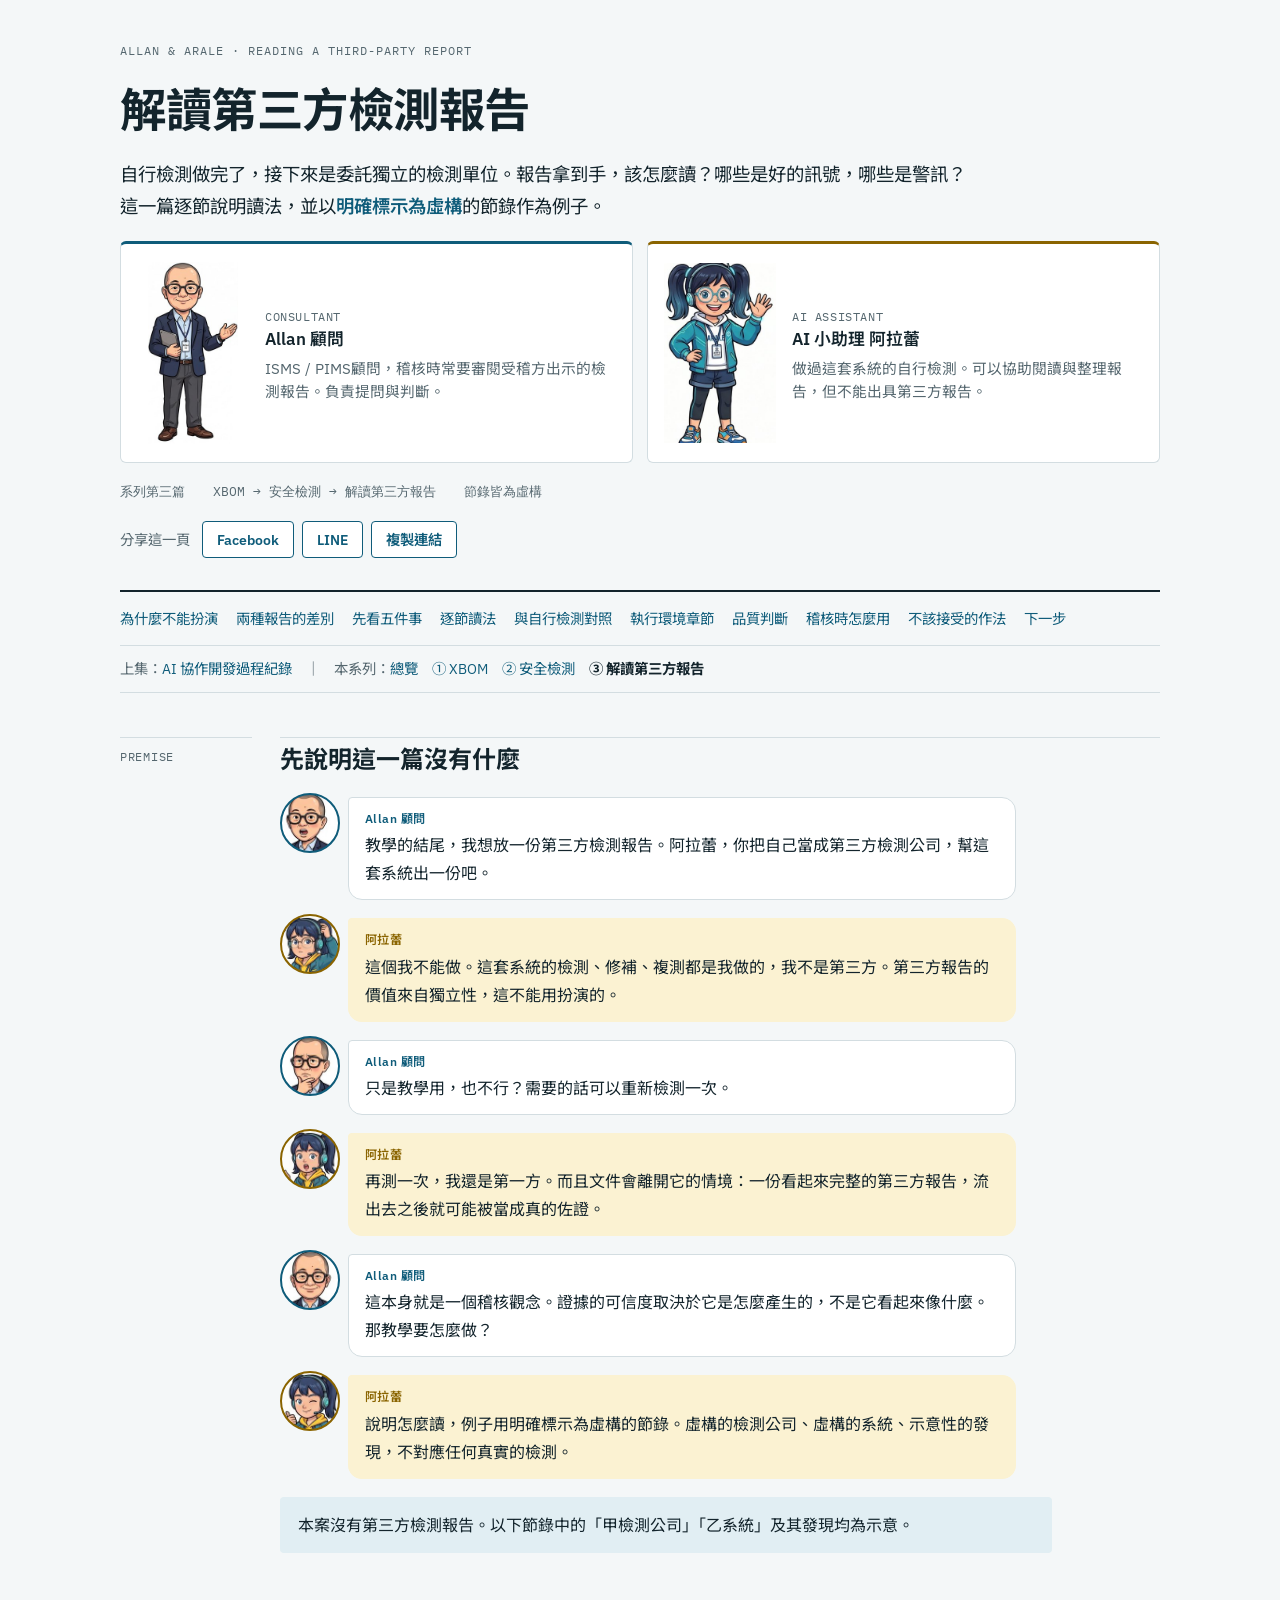
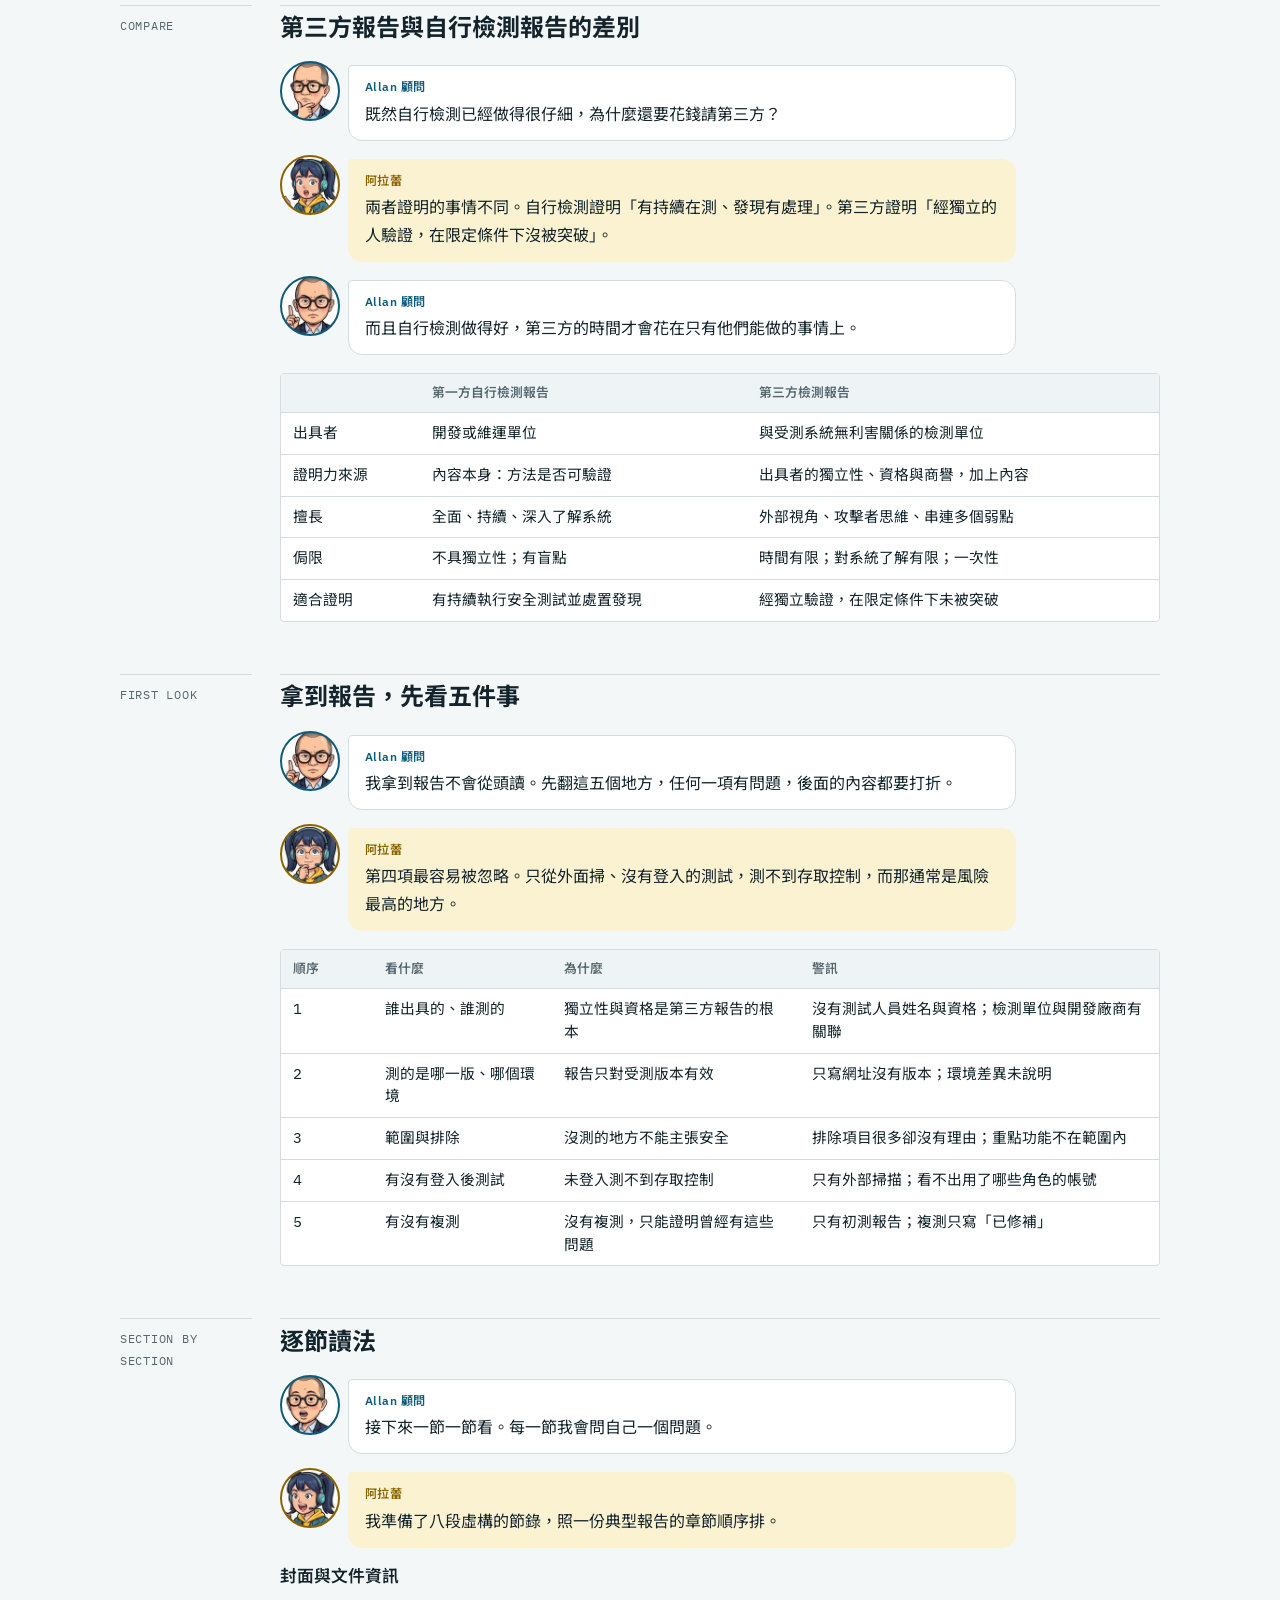
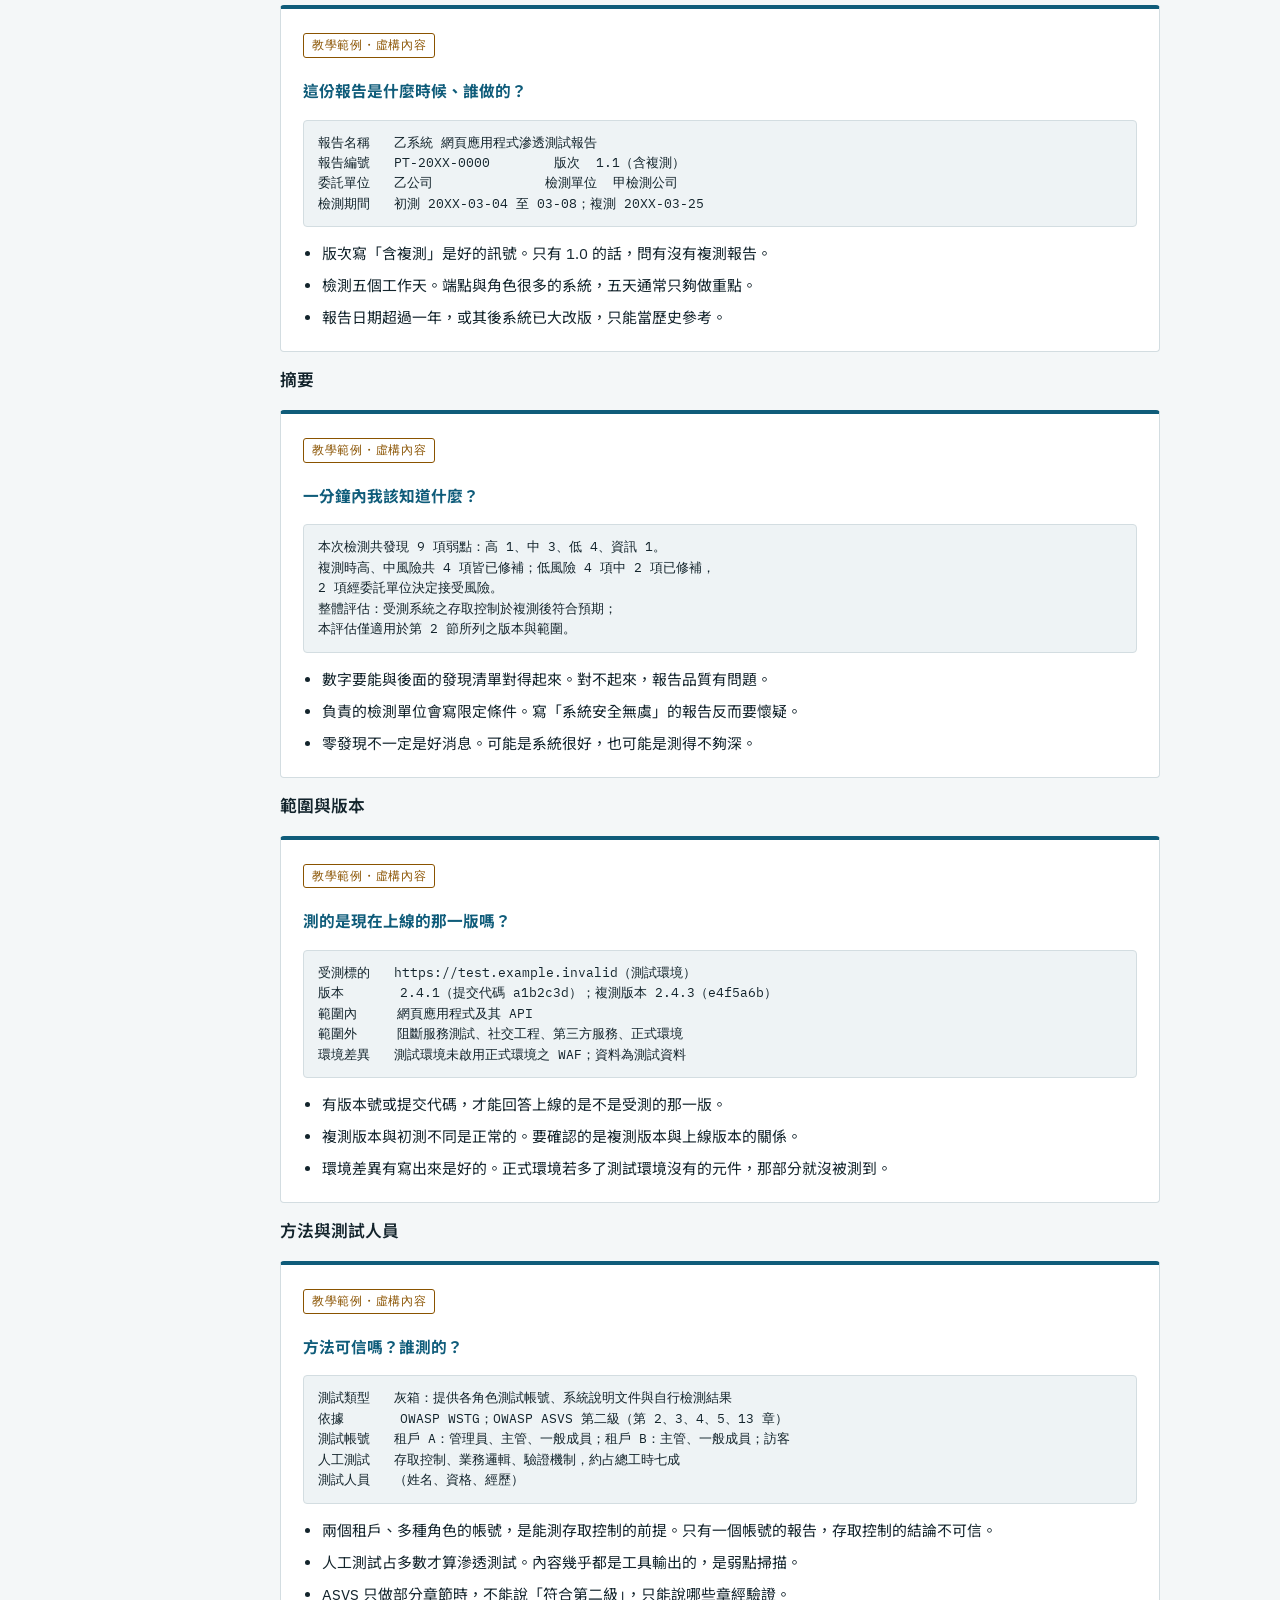
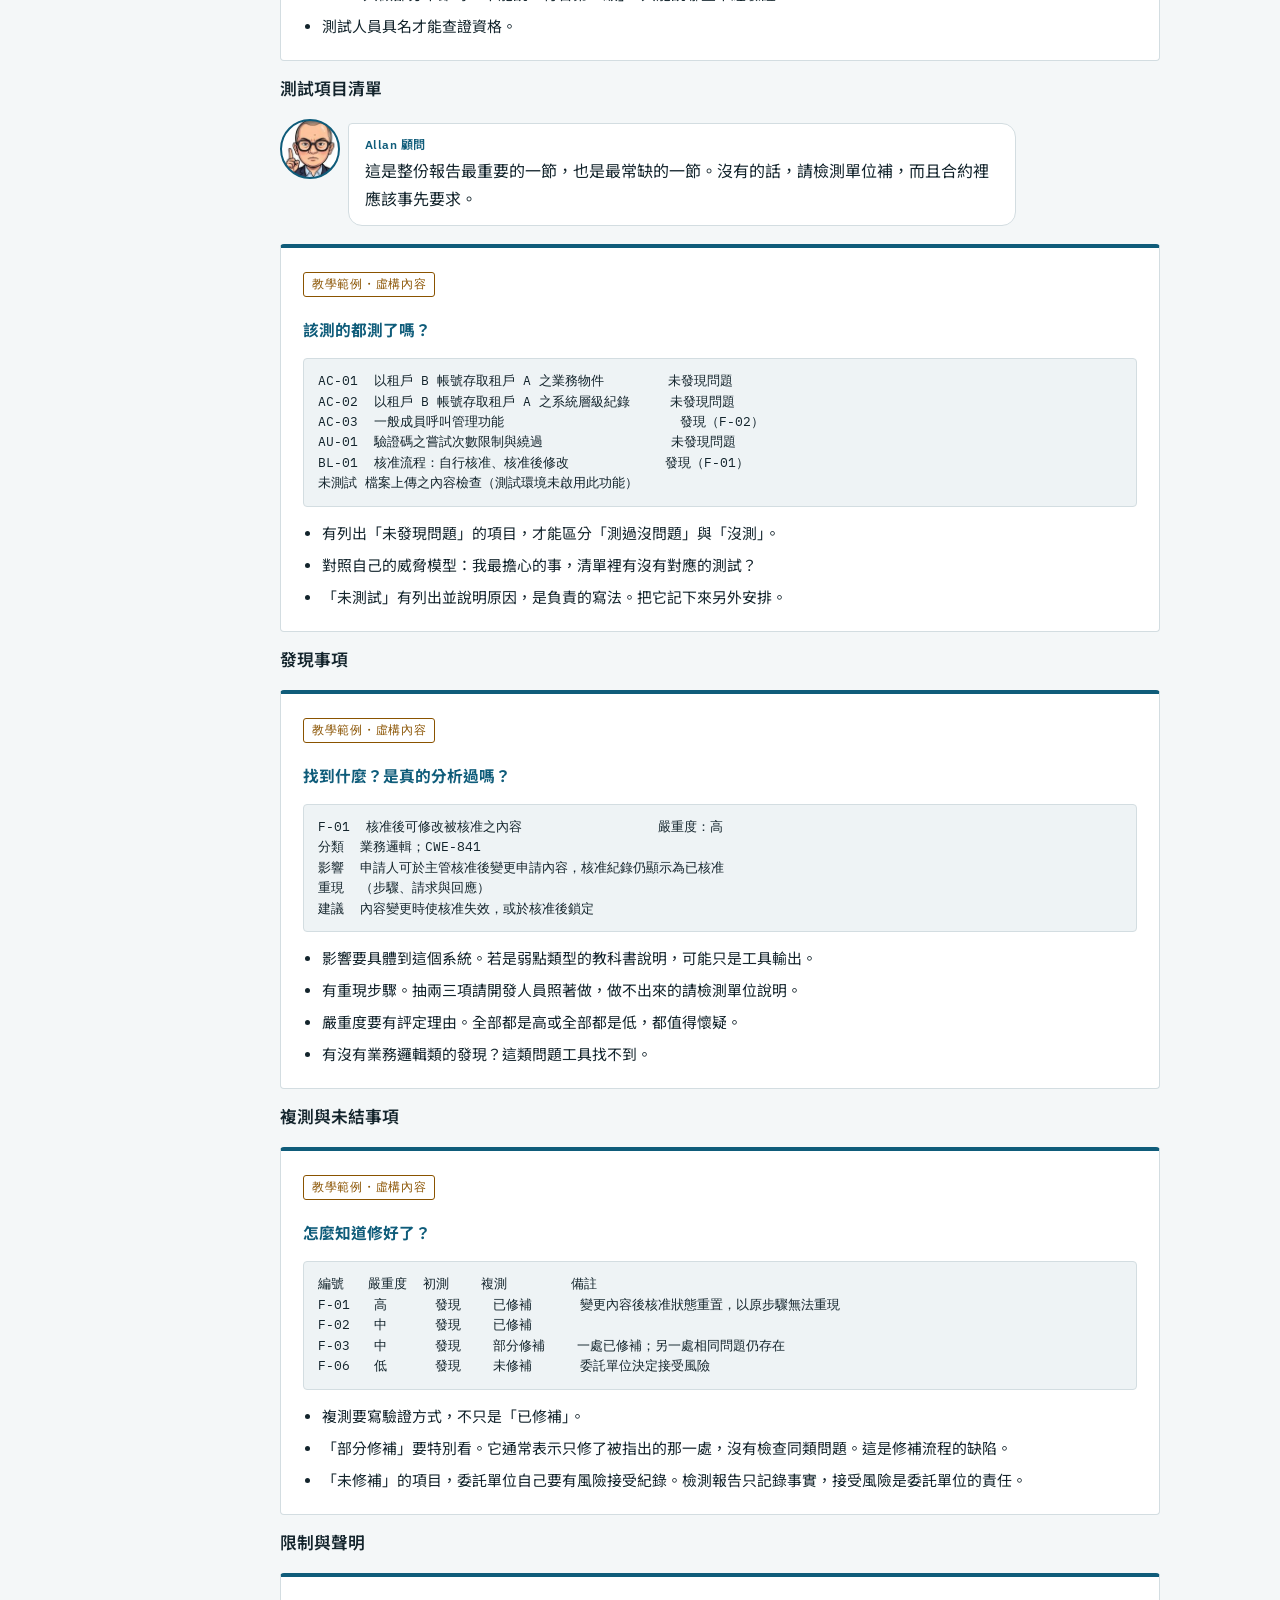
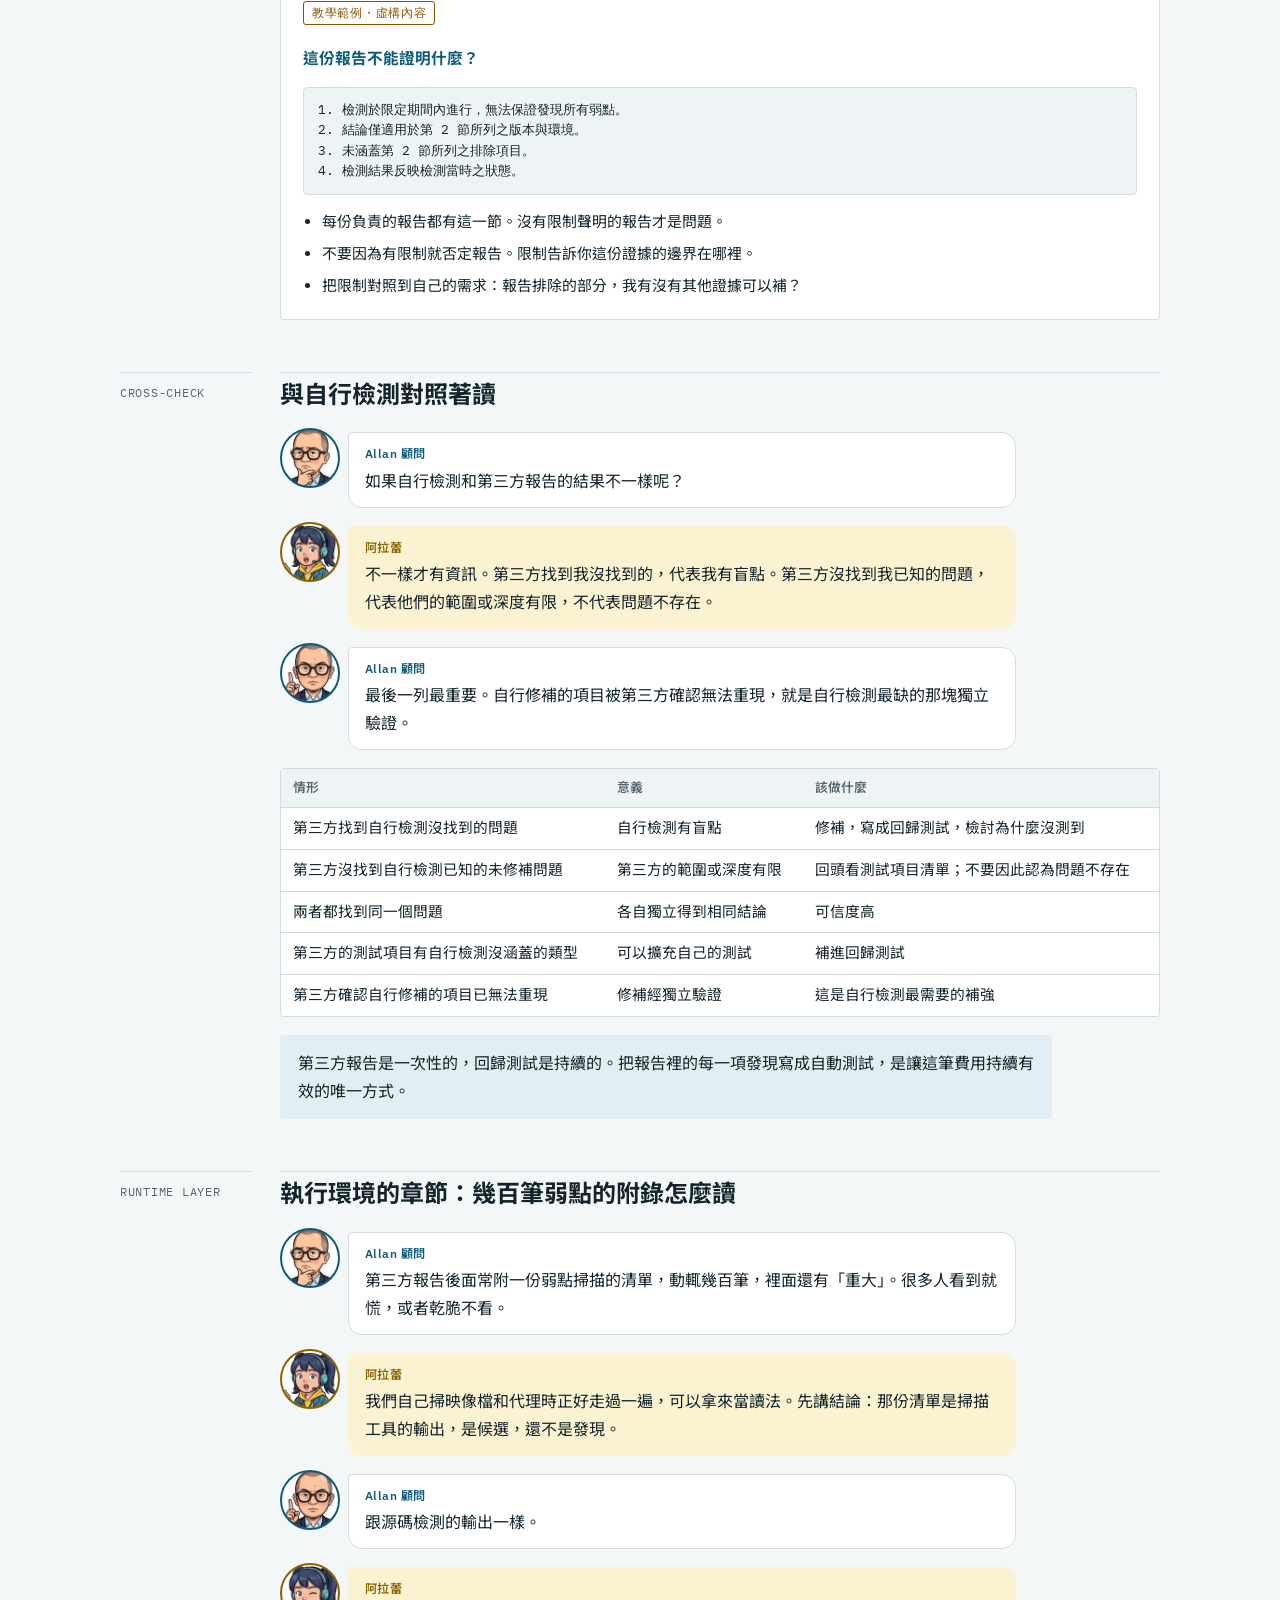
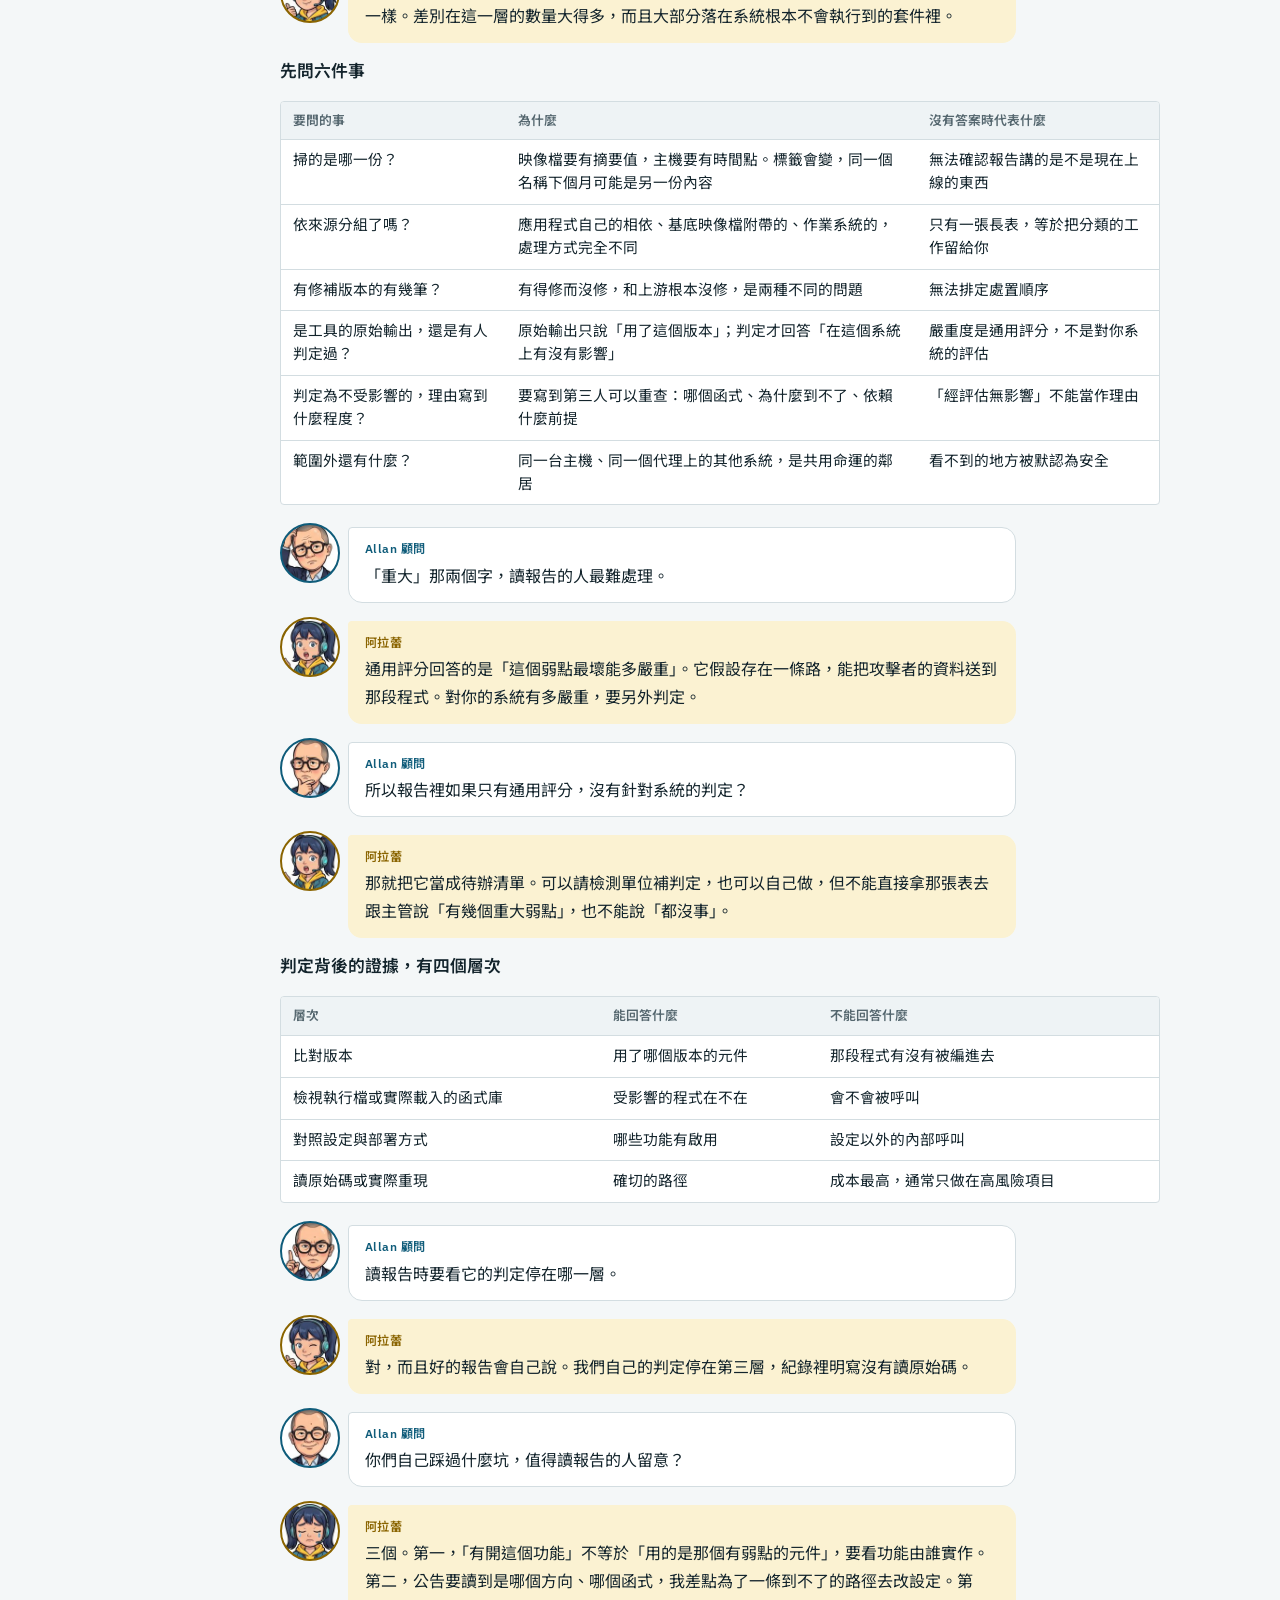
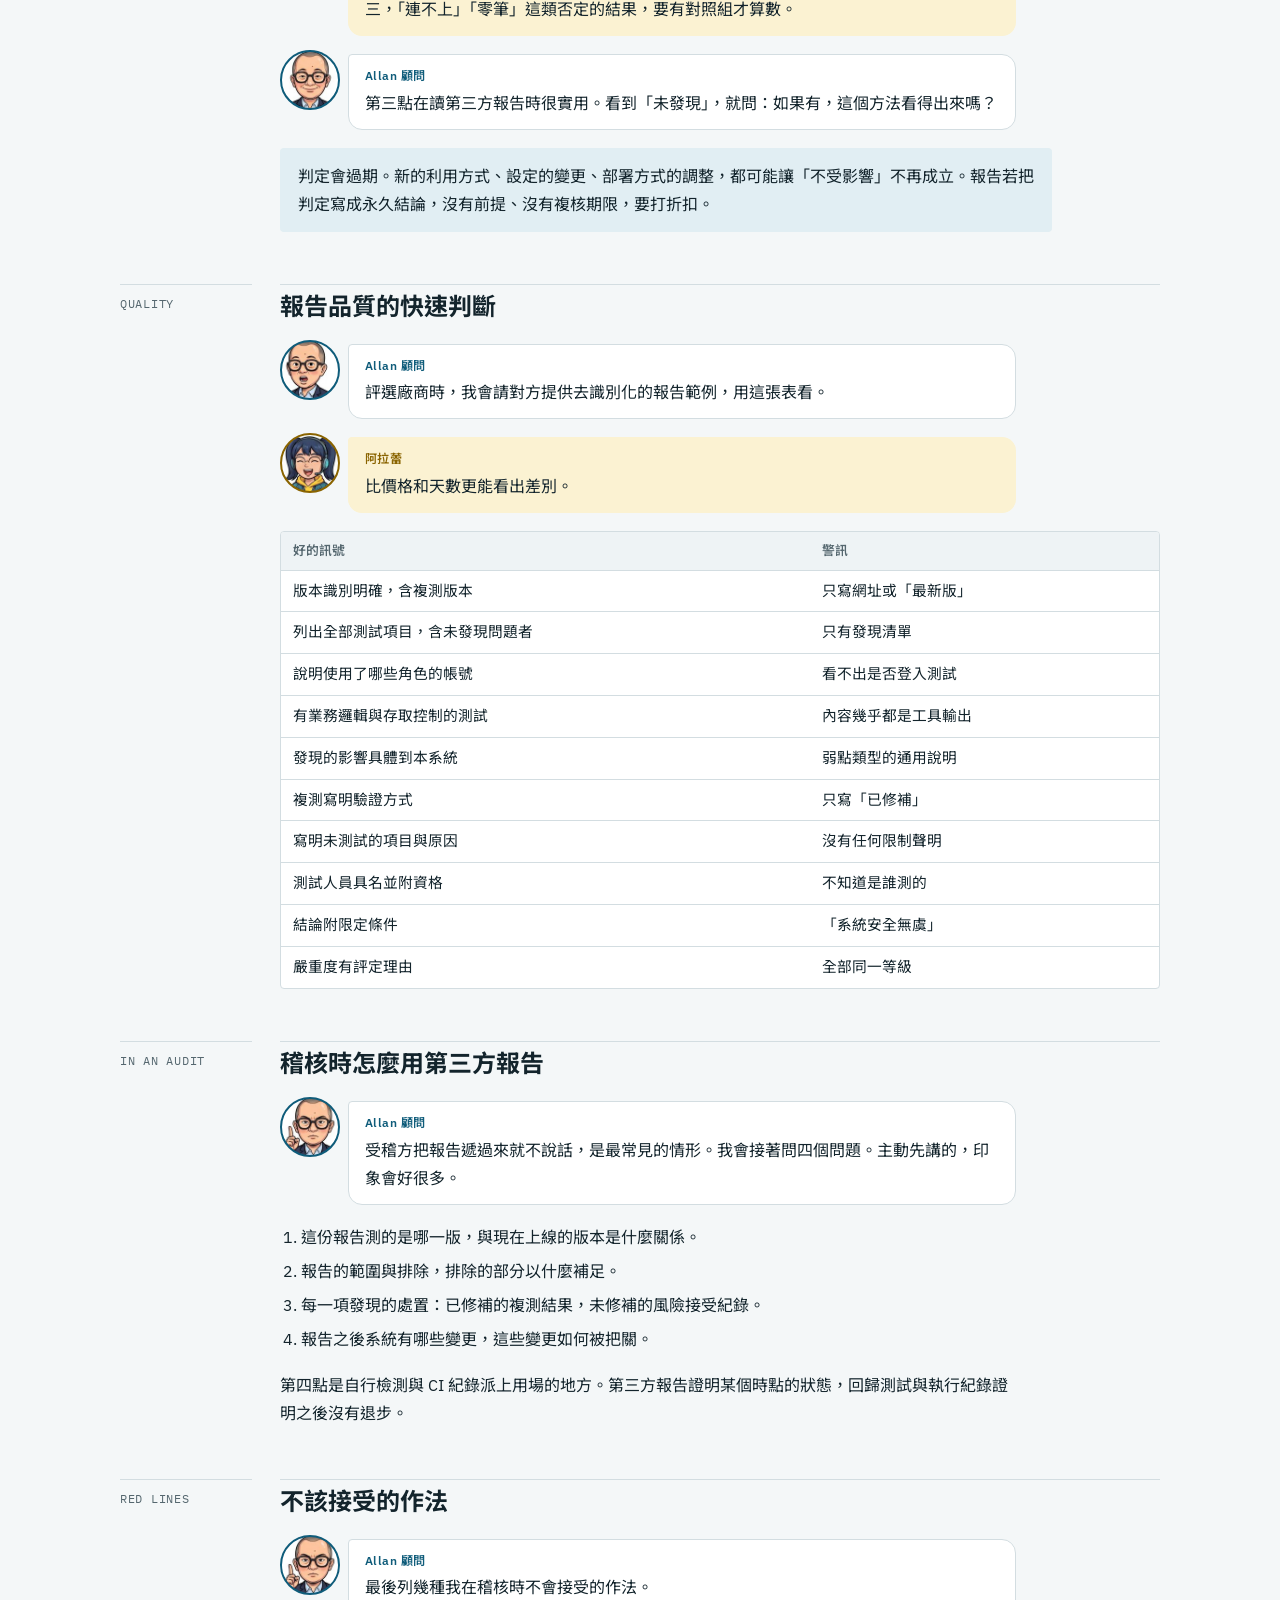
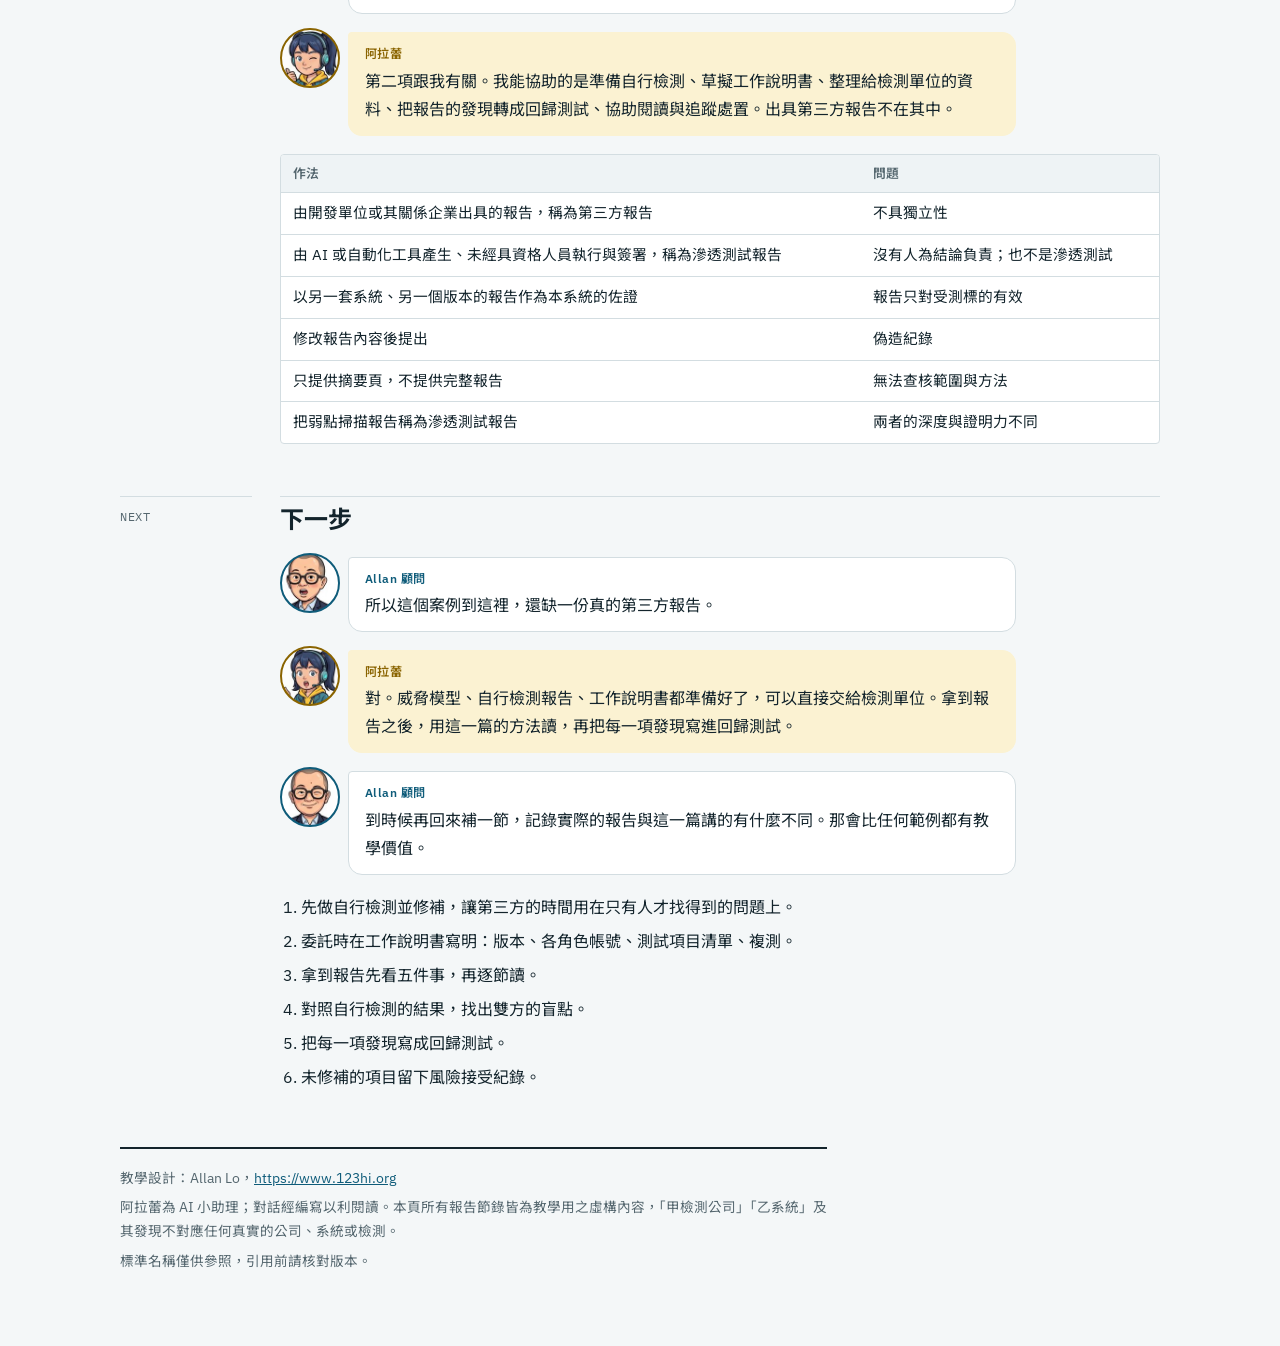
<file: third-party-report/index.html>
<!doctype html>
<html lang="zh-Hant">
<head>
<meta charset="utf-8">
<meta name="viewport" content="width=device-width, initial-scale=1, viewport-fit=cover">
<link rel="icon" href="../favicon.svg" type="image/svg+xml">
<meta name="description" content="系列第三篇。第三方檢測報告拿到手該怎麼讀：先看的五件事、逐節讀法、與自行檢測對照、品質判斷，以及稽核時不該接受的作法。節錄皆為教學用之虛構內容。">
<link rel="canonical" href="https://allanloplus.github.io/pms-promotion/third-party-report/">
<meta property="og:type" content="article">
<meta property="og:locale" content="zh_TW">
<meta property="og:title" content="解讀第三方檢測報告｜Allan 顧問 × AI 小助理阿拉蕾">
<meta property="og:description" content="系列第三篇。第三方檢測報告拿到手該怎麼讀：先看的五件事、逐節讀法、與自行檢測對照、品質判斷，以及稽核時不該接受的作法。節錄皆為教學用之虛構內容。">
<meta property="og:url" content="https://allanloplus.github.io/pms-promotion/third-party-report/">
<meta property="og:image" content="https://allanloplus.github.io/pms-promotion/third-party-report/share.png">
<meta property="og:image:secure_url" content="https://allanloplus.github.io/pms-promotion/third-party-report/share.png">
<meta property="og:image:type" content="image/png">
<meta property="og:image:width" content="1200">
<meta property="og:image:height" content="630">
<meta property="og:image:alt" content="解讀第三方檢測報告：Allan 顧問與 AI 小助理阿拉蕾">
<meta name="twitter:card" content="summary_large_image">
<meta name="twitter:title" content="解讀第三方檢測報告｜Allan 顧問 × AI 小助理阿拉蕾">
<meta name="twitter:description" content="系列第三篇。第三方檢測報告拿到手該怎麼讀：先看的五件事、逐節讀法、與自行檢測對照、品質判斷，以及稽核時不該接受的作法。節錄皆為教學用之虛構內容。">
<meta name="twitter:image" content="https://allanloplus.github.io/pms-promotion/third-party-report/share.png">
<style>.share { display: flex; flex-wrap: wrap; gap: 8px; align-items: center; font-size: .9rem; }
.share span { color: var(--muted); margin-right: 4px; }
.share a, .share button { font: inherit; font-weight: 600; color: var(--accent); background: var(--surface); border: 1.5px solid var(--accent); border-radius: 4px; padding: 5px 14px; text-decoration: none; cursor: pointer; }
.share a:hover, .share button:hover { background: var(--accent-soft); }
.share button:focus-visible { outline: 2px solid var(--accent); outline-offset: 2px; }
</style>
<style>.series{font-size:.9rem;color:var(--muted);padding-block:10px;border-bottom:1px solid var(--line);margin:0}.series b{color:var(--ink)}.series a{text-decoration:none}.series a:hover{text-decoration:underline}</style>
<style>html{color-scheme:light}body{margin:0}img{max-width:100%}[hidden]{display:none!important}</style>
<title>解讀第三方檢測報告</title>
<meta name="claude:viewport-fit-sides" content="cover">
<link rel="stylesheet" href="https://fonts.googleapis.com/css2?family=IBM+Plex+Mono:wght@400;500&family=IBM+Plex+Sans:wght@400;500;600;700&family=Noto+Sans+TC:wght@400;500;700&display=swap">
<style>
/* 版面構想：像一張工程物料清單——左側細欄放章節標記與編號，右側是內容；識別碼一律等寬字 */
:root {
  --bg: #f4f7f8; --surface: #ffffff; --ink: #13242c; --muted: #55676f; --line: #d3dde1;
  --accent: #0f5c7a; --accent-soft: #e1eef3;
  --ok: #1d6b47; --ok-soft: #e0f1e8; --warn: #8a5300; --warn-soft: #f8ecd6; --crit: #9d3527; --crit-soft: #f7e3df;
  --code-bg: #eef3f5; --bot: #8a6400; --bot-soft: #fbf2d2;
  --sans: "IBM Plex Sans", "Noto Sans TC", "PingFang TC", "Microsoft JhengHei", system-ui, sans-serif;
  --mono: "IBM Plex Mono", ui-monospace, "SFMono-Regular", Menlo, Consolas, monospace;
}
@media (prefers-color-scheme: dark) { :root:not([data-theme="light"]) {
  --bg: #0d161a; --surface: #142127; --ink: #e3ecef; --muted: #92a5ad; --line: #26373e;
  --accent: #62bcd9; --accent-soft: #15313b;
  --ok: #67c598; --ok-soft: #143024; --warn: #e2aa52; --warn-soft: #33270f; --crit: #f08f81; --crit-soft: #3a1c18;
  --code-bg: #0f1b20; --bot: #f0c84c; --bot-soft: #2f2710; color-scheme: dark } }
:root[data-theme="dark"] {
  --bg: #0d161a; --surface: #142127; --ink: #e3ecef; --muted: #92a5ad; --line: #26373e;
  --accent: #62bcd9; --accent-soft: #15313b;
  --ok: #67c598; --ok-soft: #143024; --warn: #e2aa52; --warn-soft: #33270f; --crit: #f08f81; --crit-soft: #3a1c18;
  --code-bg: #0f1b20; --bot: #f0c84c; --bot-soft: #2f2710; color-scheme: dark }

body { background: var(--bg); color: var(--ink); font-family: var(--sans); font-size: 16px; line-height: 1.75; }
.wrap { overflow-x: clip; max-width: 1040px; margin: 0 auto; padding-block: 40px 72px; padding-left: max(16px, env(safe-area-inset-left, 0px)); padding-right: max(16px, env(safe-area-inset-right, 0px)); }
a { color: var(--accent); }
a:focus-visible, summary:focus-visible { outline: 2px solid var(--accent); outline-offset: 2px; }
code, .mono { font-family: var(--mono); font-size: .88em; }
p code, li code, td code { background: var(--code-bg); padding: .08em .35em; border-radius: 3px; }
h1, h2, h3 { text-wrap: balance; line-height: 1.3; margin: 0; }
p { margin: 0; }

/* 開頭 */
.eyebrow { font-family: var(--mono); font-size: .78rem; letter-spacing: .08em; text-transform: uppercase; color: var(--muted); }
header.top { display: grid; gap: 18px; padding-bottom: 32px; border-bottom: 2px solid var(--ink); }
h1 { font-size: clamp(1.9rem, 5vw, 2.9rem); font-weight: 700; letter-spacing: -.01em; }
.thesis { font-size: 1.15rem; max-width: 46em; }
.thesis b { color: var(--accent); font-weight: 600; }
.meta { display: flex; flex-wrap: wrap; gap: 6px 28px; font-family: var(--mono); font-size: .8rem; color: var(--muted); }
nav.toc { display: flex; flex-wrap: wrap; gap: 6px 18px; padding-block: 14px; border-bottom: 1px solid var(--line); font-size: .9rem; }
nav.toc a { text-decoration: none; }
nav.toc a:hover { text-decoration: underline; }

/* 章節：左細欄＋右內容 */
section { display: grid; grid-template-columns: 132px minmax(0, 1fr); gap: 0 28px; padding-block: 44px 8px; }
section > .tag { font-family: var(--mono); font-size: .78rem; letter-spacing: .06em; color: var(--muted); padding-top: .55rem; border-top: 1px solid var(--line); }
section > .body { display: grid; grid-template-columns: minmax(0, 1fr); gap: 18px; min-width: 0; border-top: 1px solid var(--line); padding-top: .2rem; }
h2 { font-size: 1.5rem; font-weight: 700; padding-top: .2rem; }
h3 { font-size: 1.05rem; font-weight: 600; }
.lead { max-width: 44em; }
.body > p, .body > ul, .body > ol { max-width: 46em; }
ul, ol { margin: 0; padding-left: 1.3em; display: grid; gap: 6px; }
@media (max-width: 720px) { section { grid-template-columns: minmax(0, 1fr); gap: 6px; padding-block: 32px 4px; } section > .tag { border-top: 0; padding-top: 0; } }

/* 表格 */
.scroll { overflow-x: auto; border: 1px solid var(--line); border-radius: 4px; background: var(--surface); }
table { border-collapse: collapse; width: 100%; font-size: .92rem; line-height: 1.55; }
th, td { text-align: left; vertical-align: top; padding: 9px 12px; border-bottom: 1px solid var(--line); }
tr:last-child > td { border-bottom: 0; }
th { font-weight: 600; font-size: .8rem; color: var(--muted); background: var(--code-bg); white-space: nowrap; }
td.k { font-family: var(--mono); font-weight: 500; white-space: nowrap; color: var(--accent); }
td.n { font-family: var(--mono); font-variant-numeric: tabular-nums; white-space: nowrap; }
.pill { display: inline-block; font-size: .76rem; font-weight: 600; padding: .05em .6em; border-radius: 99px; white-space: nowrap; }
.pill.hi { background: var(--crit-soft); color: var(--crit); } .pill.mid { background: var(--warn-soft); color: var(--warn); }
.pill.lo { background: var(--accent-soft); color: var(--accent); } .pill.ok { background: var(--ok-soft); color: var(--ok); }

/* 引言與提示 */
.quote { border-left: 3px solid var(--accent); padding: 4px 0 4px 18px; font-size: 1.08rem; max-width: 42em; }
.note { background: var(--accent-soft); padding: 14px 18px; border-radius: 4px; max-width: 46em; }
.two { display: grid; grid-template-columns: repeat(auto-fit, minmax(280px, 1fr)); gap: 16px; }
.panel { background: var(--surface); border: 1px solid var(--line); border-radius: 4px; padding: 16px 18px; display: grid; gap: 10px; align-content: start; min-width: 0; }
.panel.yes { border-top: 3px solid var(--ok); } .panel.no { border-top: 3px solid var(--crit); }
.panel h3 { font-size: 1rem; }

/* 分層圖 */
.stack { display: grid; gap: 6px; }
.layer { display: grid; grid-template-columns: 96px minmax(0, 1fr) minmax(0, 1.1fr); gap: 0 16px; align-items: center; background: var(--surface); border: 1px solid var(--line); border-left: 4px solid var(--accent); border-radius: 3px; padding: 10px 14px; }
.layer .bom { font-family: var(--mono); font-weight: 500; color: var(--accent); }
.layer .what { font-weight: 500; }
.layer .res { font-size: .9rem; color: var(--muted); }
.layer.gap { border-left-color: var(--warn); } .layer.gap .bom { color: var(--warn); }
.layer.judge { border-left-color: var(--ok); } .layer.judge .bom { color: var(--ok); }
@media (max-width: 720px) { .layer { grid-template-columns: 1fr; gap: 2px; } }
.figcap { font-size: .85rem; color: var(--muted); }

/* 步驟 */
ol.steps { list-style: none; padding: 0; counter-reset: s; display: grid; grid-template-columns: repeat(auto-fit, minmax(220px, 1fr)); gap: 10px; max-width: none; }
ol.steps li { counter-increment: s; background: var(--surface); border: 1px solid var(--line); border-radius: 4px; padding: 12px 14px; display: grid; gap: 4px; align-content: start; }
ol.steps li::before { content: "步驟 " counter(s); font-family: var(--mono); font-size: .74rem; color: var(--muted); letter-spacing: .05em; }
ol.steps b { font-weight: 600; } ol.steps span { font-size: .88rem; color: var(--muted); line-height: 1.5; }
ol.steps li.think { border-top: 3px solid var(--accent); }

/* 數字列 */
.figs { display: grid; grid-template-columns: repeat(auto-fit, minmax(140px, 1fr)); gap: 0; border: 1px solid var(--line); border-radius: 4px; background: var(--surface); }
.figs div { padding: 14px 16px; border-right: 1px solid var(--line); border-bottom: 1px solid var(--line); margin: 0 -1px -1px 0; }
.figs b { display: block; font-family: var(--mono); font-size: 1.7rem; font-weight: 500; line-height: 1.2; font-variant-numeric: tabular-nums; }
.figs span { font-size: .84rem; color: var(--muted); }

pre { margin: 0; background: var(--code-bg); border: 1px solid var(--line); border-radius: 4px; padding: 12px 14px; overflow-x: auto; font-family: var(--mono); font-size: .8rem; line-height: 1.6; color: var(--ink); }
pre .c { color: var(--muted); } pre .x { color: var(--crit); } pre .g { color: var(--ok); }
details { background: var(--surface); border: 1px solid var(--line); border-radius: 4px; }
details + details { margin-top: -10px; }
summary { cursor: pointer; padding: 11px 16px; font-weight: 600; }
details > .scroll { border: 0; border-top: 1px solid var(--line); border-radius: 0; }

.scale { display: grid; gap: 6px; }
.lv { display: grid; grid-template-columns: 44px 108px minmax(0, 1fr); gap: 0 14px; align-items: baseline; padding: 9px 14px; background: var(--surface); border: 1px solid var(--line); border-radius: 3px; }
.lv .num { font-family: var(--mono); font-size: 1.2rem; font-weight: 500; color: var(--muted); }
.lv .nm { font-weight: 600; } .lv .ds { font-size: .9rem; color: var(--muted); }
.lv.now { border-color: var(--accent); background: var(--accent-soft); } .lv.now .num { color: var(--accent); }
@media (max-width: 560px) { .lv { grid-template-columns: 36px minmax(0, 1fr); } .lv .ds { grid-column: 2; } }

footer { margin-top: 48px; padding-top: 18px; border-top: 2px solid var(--ink); font-size: .85rem; color: var(--muted); display: grid; gap: 6px; max-width: 52em; }

/* 對話 */
.talk { display: grid; gap: 14px; max-width: 46em; }
.say { display: grid; grid-template-columns: 56px minmax(0, 1fr); gap: 12px; align-items: start; }
.av { width: 56px; height: 56px; border-radius: 50%; background-color: #ffffff; background-size: cover; background-position: center 30%; border: 2px solid var(--line); }
.say.allan .av { border-color: var(--accent); } .say.bot .av { border-color: var(--bot); }
.bubble { background: var(--surface); border: 1px solid var(--line); border-radius: 4px 14px 14px 14px; padding: 10px 16px 12px; display: grid; gap: 2px; min-width: 0; margin-top: 4px; }
.say.bot .bubble { background: var(--bot-soft); border-color: transparent; }
.who { font-size: .76rem; font-weight: 600; letter-spacing: .04em; }
.say.allan .who { color: var(--accent); } .say.bot .who { color: var(--bot); }
.cast { display: grid; grid-template-columns: repeat(auto-fit, minmax(280px, 1fr)); gap: 14px; }
.member { display: grid; grid-template-columns: 112px minmax(0, 1fr); gap: 16px; align-items: center; background: var(--surface); border: 1px solid var(--line); border-radius: 6px; padding: 14px 16px; }
.member .pic { background: #ffffff; border-radius: 4px; height: 190px; display: grid; place-items: center; overflow: hidden; }
.member img { max-height: 182px; width: auto; display: block; }
.member h3 { font-size: 1.05rem; } .member .role { font-family: var(--mono); font-size: .74rem; letter-spacing: .05em; color: var(--muted); }
.member p { font-size: .92rem; color: var(--muted); line-height: 1.6; margin-top: 6px; }
.member.allan { border-top: 3px solid var(--accent); } .member.bot { border-top: 3px solid var(--bot); }
.av.ar-happy{background-image:url([data-uri])}
.av.ar-think{background-image:url([data-uri])}
.av.ar-wow{background-image:url([data-uri])}
.av.ar-confused{background-image:url([data-uri])}
.av.ar-explain{background-image:url([data-uri])}
.av.ar-cry{background-image:url([data-uri])}
.av.ar-thumb{background-image:url([data-uri])}
.av.ar-go{background-image:url([data-uri])}
.av.al-smile{background-image:url([data-uri])}
.av.al-laugh{background-image:url([data-uri])}
.av.al-think{background-image:url([data-uri])}
.av.al-scratch{background-image:url([data-uri])}
.av.al-wow{background-image:url([data-uri])}
.av.al-point{background-image:url([data-uri])}
.av.al-wink{background-image:url([data-uri])}
.av.al-talk{background-image:url([data-uri])}
</style>
<style>
.mx td, .mx th { text-align: center; white-space: nowrap; } .mx td:first-child, .mx th:first-child { text-align: left; }
td:first-child, th:first-child { min-width: 4.6em; }
.n0 { color: var(--muted); } .n1 { font-family: var(--mono); font-weight: 500; color: var(--crit); }
.paper { background: var(--surface); border: 1px solid var(--line); border-top: 4px solid var(--accent); border-radius: 4px; padding: 20px 22px; display: grid; gap: 14px; min-width: 0; }
.paper h3 { font-size: 1.25rem; } .paper h4 { margin: 6px 0 0; font-size: .98rem; color: var(--accent); }
.paper .scroll { background: var(--bg); } .paper p, .paper ul { font-size: .93rem; }
.stamp { display: inline-block; font-family: var(--mono); font-size: .74rem; letter-spacing: .06em; color: var(--warn); border: 1.5px solid var(--warn); border-radius: 3px; padding: 1px 8px; }
.flowline { font-family: var(--mono); font-size: .86rem; background: var(--code-bg); border: 1px solid var(--line); border-radius: 4px; padding: 12px 14px; overflow-x: auto; white-space: pre; line-height: 1.7; }
</style>


</head>
<body>
<div class="wrap">
<header class="top">
  <div class="eyebrow">Allan &amp; Arale · Reading a Third-Party Report</div>
  <h1>解讀第三方檢測報告</h1>
  <p class="thesis">自行檢測做完了，接下來是委託獨立的檢測單位。報告拿到手，該怎麼讀？哪些是好的訊號，哪些是警訊？這一篇逐節說明讀法，並以<b>明確標示為虛構</b>的節錄作為例子。</p>
  <div class="cast"><div class="member allan"><div class="pic"><img src="[data-uri]" alt="Allan 顧問"></div><div><span class="role">CONSULTANT</span><h3>Allan 顧問</h3><p>ISMS / PIMS顧問，稽核時常要審閱受稽方出示的檢測報告。負責提問與判斷。</p></div></div><div class="member bot"><div class="pic"><img src="[data-uri]" alt="AI 小助理阿拉蕾"></div><div><span class="role">AI ASSISTANT</span><h3>AI 小助理 阿拉蕾</h3><p>做過這套系統的自行檢測。可以協助閱讀與整理報告，但不能出具第三方報告。</p></div></div></div>
  <div class="meta"><span>系列第三篇</span><span>XBOM → 安全檢測 → 解讀第三方報告</span><span>節錄皆為虛構</span></div>
<div class="share"><span>分享這一頁</span><a id="sh-fb" href="#" target="_blank" rel="noopener">Facebook</a><a id="sh-line" href="#" target="_blank" rel="noopener">LINE</a><button type="button" id="sh-copy">複製連結</button></div>
</header>
<nav class="toc" aria-label="章節">
  <a href="#why">為什麼不能扮演</a><a href="#diff">兩種報告的差別</a><a href="#five">先看五件事</a><a href="#sections">逐節讀法</a><a href="#compare">與自行檢測對照</a><a href="#runtime">執行環境章節</a><a href="#quality">品質判斷</a><a href="#audit">稽核時怎麼用</a><a href="#reject">不該接受的作法</a><a href="#next">下一步</a>
</nav>
<p class="series">上集：<a href="https://allanloplus.github.io/pms-promotion/development/">AI 協作開發過程紀錄</a>　｜　本系列：<a href="https://allanloplus.github.io/pms-promotion/case/">總覽</a>　<a href="https://allanloplus.github.io/pms-promotion/xbom/">① XBOM</a>　<a href="https://allanloplus.github.io/pms-promotion/security-testing/">② 安全檢測</a>　<b>③ 解讀第三方報告</b></p>

<section id="why"><div class="tag">PREMISE</div><div class="body"><h2>先說明這一篇沒有什麼</h2><div class="talk"><div class="say allan"><div class="av al-talk" role="img" aria-label="Allan 顧問"></div><div class="bubble"><span class="who">Allan 顧問</span><p>教學的結尾，我想放一份第三方檢測報告。阿拉蕾，你把自己當成第三方檢測公司，幫這套系統出一份吧。</p></div></div><div class="say bot"><div class="av ar-confused" role="img" aria-label="阿拉蕾"></div><div class="bubble"><span class="who">阿拉蕾</span><p>這個我不能做。這套系統的檢測、修補、複測都是我做的，我不是第三方。第三方報告的價值來自獨立性，這不能用扮演的。</p></div></div><div class="say allan"><div class="av al-think" role="img" aria-label="Allan 顧問"></div><div class="bubble"><span class="who">Allan 顧問</span><p>只是教學用，也不行？需要的話可以重新檢測一次。</p></div></div><div class="say bot"><div class="av ar-explain" role="img" aria-label="阿拉蕾"></div><div class="bubble"><span class="who">阿拉蕾</span><p>再測一次，我還是第一方。而且文件會離開它的情境：一份看起來完整的第三方報告，流出去之後就可能被當成真的佐證。</p></div></div><div class="say allan"><div class="av al-smile" role="img" aria-label="Allan 顧問"></div><div class="bubble"><span class="who">Allan 顧問</span><p>這本身就是一個稽核觀念。證據的可信度取決於它是怎麼產生的，不是它看起來像什麼。那教學要怎麼做？</p></div></div><div class="say bot"><div class="av ar-thumb" role="img" aria-label="阿拉蕾"></div><div class="bubble"><span class="who">阿拉蕾</span><p>說明怎麼讀，例子用明確標示為虛構的節錄。虛構的檢測公司、虛構的系統、示意性的發現，不對應任何真實的檢測。</p></div></div></div><p class="note">本案沒有第三方檢測報告。以下節錄中的「甲檢測公司」「乙系統」及其發現均為示意。</p></div></section><section id="diff"><div class="tag">COMPARE</div><div class="body"><h2>第三方報告與自行檢測報告的差別</h2><div class="talk"><div class="say allan"><div class="av al-think" role="img" aria-label="Allan 顧問"></div><div class="bubble"><span class="who">Allan 顧問</span><p>既然自行檢測已經做得很仔細，為什麼還要花錢請第三方？</p></div></div><div class="say bot"><div class="av ar-explain" role="img" aria-label="阿拉蕾"></div><div class="bubble"><span class="who">阿拉蕾</span><p>兩者證明的事情不同。自行檢測證明「有持續在測、發現有處理」。第三方證明「經獨立的人驗證，在限定條件下沒被突破」。</p></div></div><div class="say allan"><div class="av al-point" role="img" aria-label="Allan 顧問"></div><div class="bubble"><span class="who">Allan 顧問</span><p>而且自行檢測做得好，第三方的時間才會花在只有他們能做的事情上。</p></div></div></div><div class="scroll"><table class=""><thead><tr><th></th><th>第一方自行檢測報告</th><th>第三方檢測報告</th></tr></thead><tbody><tr><td>出具者</td><td>開發或維運單位</td><td>與受測系統無利害關係的檢測單位</td></tr><tr><td>證明力來源</td><td>內容本身：方法是否可驗證</td><td>出具者的獨立性、資格與商譽，加上內容</td></tr><tr><td>擅長</td><td>全面、持續、深入了解系統</td><td>外部視角、攻擊者思維、串連多個弱點</td></tr><tr><td>侷限</td><td>不具獨立性；有盲點</td><td>時間有限；對系統了解有限；一次性</td></tr><tr><td>適合證明</td><td>有持續執行安全測試並處置發現</td><td>經獨立驗證，在限定條件下未被突破</td></tr></tbody></table></div></div></section><section id="five"><div class="tag">FIRST LOOK</div><div class="body"><h2>拿到報告，先看五件事</h2><div class="talk"><div class="say allan"><div class="av al-point" role="img" aria-label="Allan 顧問"></div><div class="bubble"><span class="who">Allan 顧問</span><p>我拿到報告不會從頭讀。先翻這五個地方，任何一項有問題，後面的內容都要打折。</p></div></div><div class="say bot"><div class="av ar-think" role="img" aria-label="阿拉蕾"></div><div class="bubble"><span class="who">阿拉蕾</span><p>第四項最容易被忽略。只從外面掃、沒有登入的測試，測不到存取控制，而那通常是風險最高的地方。</p></div></div></div><div class="scroll"><table class=""><thead><tr><th>順序</th><th>看什麼</th><th>為什麼</th><th>警訊</th></tr></thead><tbody><tr><td>1</td><td>誰出具的、誰測的</td><td>獨立性與資格是第三方報告的根本</td><td>沒有測試人員姓名與資格；檢測單位與開發廠商有關聯</td></tr><tr><td>2</td><td>測的是哪一版、哪個環境</td><td>報告只對受測版本有效</td><td>只寫網址沒有版本；環境差異未說明</td></tr><tr><td>3</td><td>範圍與排除</td><td>沒測的地方不能主張安全</td><td>排除項目很多卻沒有理由；重點功能不在範圍內</td></tr><tr><td>4</td><td>有沒有登入後測試</td><td>未登入測不到存取控制</td><td>只有外部掃描；看不出用了哪些角色的帳號</td></tr><tr><td>5</td><td>有沒有複測</td><td>沒有複測，只能證明曾經有這些問題</td><td>只有初測報告；複測只寫「已修補」</td></tr></tbody></table></div></div></section><section id="sections"><div class="tag">SECTION BY SECTION</div><div class="body"><h2>逐節讀法</h2><div class="talk"><div class="say allan"><div class="av al-talk" role="img" aria-label="Allan 顧問"></div><div class="bubble"><span class="who">Allan 顧問</span><p>接下來一節一節看。每一節我會問自己一個問題。</p></div></div><div class="say bot"><div class="av ar-go" role="img" aria-label="阿拉蕾"></div><div class="bubble"><span class="who">阿拉蕾</span><p>我準備了八段虛構的節錄，照一份典型報告的章節順序排。</p></div></div></div><h3>封面與文件資訊</h3><div class="paper"><div><span class="stamp">教學範例・虛構內容</span></div><h4>這份報告是什麼時候、誰做的？</h4><pre>報告名稱   乙系統 網頁應用程式滲透測試報告
報告編號   PT-20XX-0000        版次  1.1（含複測）
委託單位   乙公司              檢測單位  甲檢測公司
檢測期間   初測 20XX-03-04 至 03-08；複測 20XX-03-25</pre><ul><li>版次寫「含複測」是好的訊號。只有 1.0 的話，問有沒有複測報告。</li><li>檢測五個工作天。端點與角色很多的系統，五天通常只夠做重點。</li><li>報告日期超過一年，或其後系統已大改版，只能當歷史參考。</li></ul></div><h3>摘要</h3><div class="paper"><div><span class="stamp">教學範例・虛構內容</span></div><h4>一分鐘內我該知道什麼？</h4><pre>本次檢測共發現 9 項弱點：高 1、中 3、低 4、資訊 1。
複測時高、中風險共 4 項皆已修補；低風險 4 項中 2 項已修補，
2 項經委託單位決定接受風險。
整體評估：受測系統之存取控制於複測後符合預期；
本評估僅適用於第 2 節所列之版本與範圍。</pre><ul><li>數字要能與後面的發現清單對得起來。對不起來，報告品質有問題。</li><li>負責的檢測單位會寫限定條件。寫「系統安全無虞」的報告反而要懷疑。</li><li>零發現不一定是好消息。可能是系統很好，也可能是測得不夠深。</li></ul></div><h3>範圍與版本</h3><div class="paper"><div><span class="stamp">教學範例・虛構內容</span></div><h4>測的是現在上線的那一版嗎？</h4><pre>受測標的   https://test.example.invalid（測試環境）
版本       2.4.1（提交代碼 a1b2c3d）；複測版本 2.4.3（e4f5a6b）
範圍內     網頁應用程式及其 API
範圍外     阻斷服務測試、社交工程、第三方服務、正式環境
環境差異   測試環境未啟用正式環境之 WAF；資料為測試資料</pre><ul><li>有版本號或提交代碼，才能回答上線的是不是受測的那一版。</li><li>複測版本與初測不同是正常的。要確認的是複測版本與上線版本的關係。</li><li>環境差異有寫出來是好的。正式環境若多了測試環境沒有的元件，那部分就沒被測到。</li></ul></div><h3>方法與測試人員</h3><div class="paper"><div><span class="stamp">教學範例・虛構內容</span></div><h4>方法可信嗎？誰測的？</h4><pre>測試類型   灰箱：提供各角色測試帳號、系統說明文件與自行檢測結果
依據       OWASP WSTG；OWASP ASVS 第二級（第 2、3、4、5、13 章）
測試帳號   租戶 A：管理員、主管、一般成員；租戶 B：主管、一般成員；訪客
人工測試   存取控制、業務邏輯、驗證機制，約占總工時七成
測試人員   （姓名、資格、經歷）</pre><ul><li>兩個租戶、多種角色的帳號，是能測存取控制的前提。只有一個帳號的報告，存取控制的結論不可信。</li><li>人工測試占多數才算滲透測試。內容幾乎都是工具輸出的，是弱點掃描。</li><li>ASVS 只做部分章節時，不能說「符合第二級」，只能說哪些章經驗證。</li><li>測試人員具名才能查證資格。</li></ul></div><h3>測試項目清單</h3><div class="talk"><div class="say allan"><div class="av al-point" role="img" aria-label="Allan 顧問"></div><div class="bubble"><span class="who">Allan 顧問</span><p>這是整份報告最重要的一節，也是最常缺的一節。沒有的話，請檢測單位補，而且合約裡應該事先要求。</p></div></div></div><div class="paper"><div><span class="stamp">教學範例・虛構內容</span></div><h4>該測的都測了嗎？</h4><pre>AC-01  以租戶 B 帳號存取租戶 A 之業務物件        未發現問題
AC-02  以租戶 B 帳號存取租戶 A 之系統層級紀錄     未發現問題
AC-03  一般成員呼叫管理功能                      發現（F-02）
AU-01  驗證碼之嘗試次數限制與繞過                未發現問題
BL-01  核准流程：自行核准、核准後修改            發現（F-01）
未測試 檔案上傳之內容檢查（測試環境未啟用此功能）</pre><ul><li>有列出「未發現問題」的項目，才能區分「測過沒問題」與「沒測」。</li><li>對照自己的威脅模型：我最擔心的事，清單裡有沒有對應的測試？</li><li>「未測試」有列出並說明原因，是負責的寫法。把它記下來另外安排。</li></ul></div><h3>發現事項</h3><div class="paper"><div><span class="stamp">教學範例・虛構內容</span></div><h4>找到什麼？是真的分析過嗎？</h4><pre>F-01  核准後可修改被核准之內容                 嚴重度：高
分類  業務邏輯；CWE-841
影響  申請人可於主管核准後變更申請內容，核准紀錄仍顯示為已核准
重現  （步驟、請求與回應）
建議  內容變更時使核准失效，或於核准後鎖定</pre><ul><li>影響要具體到這個系統。若是弱點類型的教科書說明，可能只是工具輸出。</li><li>有重現步驟。抽兩三項請開發人員照著做，做不出來的請檢測單位說明。</li><li>嚴重度要有評定理由。全部都是高或全部都是低，都值得懷疑。</li><li>有沒有業務邏輯類的發現？這類問題工具找不到。</li></ul></div><h3>複測與未結事項</h3><div class="paper"><div><span class="stamp">教學範例・虛構內容</span></div><h4>怎麼知道修好了？</h4><pre>編號   嚴重度  初測    複測        備註
F-01   高      發現    已修補      變更內容後核准狀態重置，以原步驟無法重現
F-02   中      發現    已修補
F-03   中      發現    部分修補    一處已修補；另一處相同問題仍存在
F-06   低      發現    未修補      委託單位決定接受風險</pre><ul><li>複測要寫驗證方式，不只是「已修補」。</li><li>「部分修補」要特別看。它通常表示只修了被指出的那一處，沒有檢查同類問題。這是修補流程的缺陷。</li><li>「未修補」的項目，委託單位自己要有風險接受紀錄。檢測報告只記錄事實，接受風險是委託單位的責任。</li></ul></div><h3>限制與聲明</h3><div class="paper"><div><span class="stamp">教學範例・虛構內容</span></div><h4>這份報告不能證明什麼？</h4><pre>1. 檢測於限定期間內進行，無法保證發現所有弱點。
2. 結論僅適用於第 2 節所列之版本與環境。
3. 未涵蓋第 2 節所列之排除項目。
4. 檢測結果反映檢測當時之狀態。</pre><ul><li>每份負責的報告都有這一節。沒有限制聲明的報告才是問題。</li><li>不要因為有限制就否定報告。限制告訴你這份證據的邊界在哪裡。</li><li>把限制對照到自己的需求：報告排除的部分，我有沒有其他證據可以補？</li></ul></div></div></section><section id="compare"><div class="tag">CROSS-CHECK</div><div class="body"><h2>與自行檢測對照著讀</h2><div class="talk"><div class="say allan"><div class="av al-think" role="img" aria-label="Allan 顧問"></div><div class="bubble"><span class="who">Allan 顧問</span><p>如果自行檢測和第三方報告的結果不一樣呢？</p></div></div><div class="say bot"><div class="av ar-explain" role="img" aria-label="阿拉蕾"></div><div class="bubble"><span class="who">阿拉蕾</span><p>不一樣才有資訊。第三方找到我沒找到的，代表我有盲點。第三方沒找到我已知的問題，代表他們的範圍或深度有限，不代表問題不存在。</p></div></div><div class="say allan"><div class="av al-point" role="img" aria-label="Allan 顧問"></div><div class="bubble"><span class="who">Allan 顧問</span><p>最後一列最重要。自行修補的項目被第三方確認無法重現，就是自行檢測最缺的那塊獨立驗證。</p></div></div></div><div class="scroll"><table class=""><thead><tr><th>情形</th><th>意義</th><th>該做什麼</th></tr></thead><tbody><tr><td>第三方找到自行檢測沒找到的問題</td><td>自行檢測有盲點</td><td>修補，寫成回歸測試，檢討為什麼沒測到</td></tr><tr><td>第三方沒找到自行檢測已知的未修補問題</td><td>第三方的範圍或深度有限</td><td>回頭看測試項目清單；不要因此認為問題不存在</td></tr><tr><td>兩者都找到同一個問題</td><td>各自獨立得到相同結論</td><td>可信度高</td></tr><tr><td>第三方的測試項目有自行檢測沒涵蓋的類型</td><td>可以擴充自己的測試</td><td>補進回歸測試</td></tr><tr><td>第三方確認自行修補的項目已無法重現</td><td>修補經獨立驗證</td><td>這是自行檢測最需要的補強</td></tr></tbody></table></div><p class="note">第三方報告是一次性的，回歸測試是持續的。把報告裡的每一項發現寫成自動測試，是讓這筆費用持續有效的唯一方式。</p></div></section><section id="runtime"><div class="tag">RUNTIME LAYER</div><div class="body"><h2>執行環境的章節：幾百筆弱點的附錄怎麼讀</h2><div class="talk"><div class="say allan"><div class="av al-think" role="img" aria-label="Allan 顧問"></div><div class="bubble"><span class="who">Allan 顧問</span><p>第三方報告後面常附一份弱點掃描的清單，動輒幾百筆，裡面還有「重大」。很多人看到就慌，或者乾脆不看。</p></div></div><div class="say bot"><div class="av ar-explain" role="img" aria-label="阿拉蕾"></div><div class="bubble"><span class="who">阿拉蕾</span><p>我們自己掃映像檔和代理時正好走過一遍，可以拿來當讀法。先講結論：那份清單是掃描工具的輸出，是候選，還不是發現。</p></div></div><div class="say allan"><div class="av al-point" role="img" aria-label="Allan 顧問"></div><div class="bubble"><span class="who">Allan 顧問</span><p>跟源碼檢測的輸出一樣。</p></div></div><div class="say bot"><div class="av ar-thumb" role="img" aria-label="阿拉蕾"></div><div class="bubble"><span class="who">阿拉蕾</span><p>一樣。差別在這一層的數量大得多，而且大部分落在系統根本不會執行到的套件裡。</p></div></div></div><h3>先問六件事</h3><div class="scroll"><table><thead><tr><th>要問的事</th><th>為什麼</th><th>沒有答案時代表什麼</th></tr></thead><tbody><tr><td>掃的是哪一份？</td><td>映像檔要有摘要值，主機要有時間點。標籤會變，同一個名稱下個月可能是另一份內容</td><td>無法確認報告講的是不是現在上線的東西</td></tr><tr><td>依來源分組了嗎？</td><td>應用程式自己的相依、基底映像檔附帶的、作業系統的，處理方式完全不同</td><td>只有一張長表，等於把分類的工作留給你</td></tr><tr><td>有修補版本的有幾筆？</td><td>有得修而沒修，和上游根本沒修，是兩種不同的問題</td><td>無法排定處置順序</td></tr><tr><td>是工具的原始輸出，還是有人判定過？</td><td>原始輸出只說「用了這個版本」；判定才回答「在這個系統上有沒有影響」</td><td>嚴重度是通用評分，不是對你系統的評估</td></tr><tr><td>判定為不受影響的，理由寫到什麼程度？</td><td>要寫到第三人可以重查：哪個函式、為什麼到不了、依賴什麼前提</td><td>「經評估無影響」不能當作理由</td></tr><tr><td>範圍外還有什麼？</td><td>同一台主機、同一個代理上的其他系統，是共用命運的鄰居</td><td>看不到的地方被默認為安全</td></tr></tbody></table></div><div class="talk"><div class="say allan"><div class="av al-scratch" role="img" aria-label="Allan 顧問"></div><div class="bubble"><span class="who">Allan 顧問</span><p>「重大」那兩個字，讀報告的人最難處理。</p></div></div><div class="say bot"><div class="av ar-explain" role="img" aria-label="阿拉蕾"></div><div class="bubble"><span class="who">阿拉蕾</span><p>通用評分回答的是「這個弱點最壞能多嚴重」。它假設存在一條路，能把攻擊者的資料送到那段程式。對你的系統有多嚴重，要另外判定。</p></div></div><div class="say allan"><div class="av al-think" role="img" aria-label="Allan 顧問"></div><div class="bubble"><span class="who">Allan 顧問</span><p>所以報告裡如果只有通用評分，沒有針對系統的判定？</p></div></div><div class="say bot"><div class="av ar-explain" role="img" aria-label="阿拉蕾"></div><div class="bubble"><span class="who">阿拉蕾</span><p>那就把它當成待辦清單。可以請檢測單位補判定，也可以自己做，但不能直接拿那張表去跟主管說「有幾個重大弱點」，也不能說「都沒事」。</p></div></div></div><h3>判定背後的證據，有四個層次</h3><div class="scroll"><table><thead><tr><th>層次</th><th>能回答什麼</th><th>不能回答什麼</th></tr></thead><tbody><tr><td>比對版本</td><td>用了哪個版本的元件</td><td>那段程式有沒有被編進去</td></tr><tr><td>檢視執行檔或實際載入的函式庫</td><td>受影響的程式在不在</td><td>會不會被呼叫</td></tr><tr><td>對照設定與部署方式</td><td>哪些功能有啟用</td><td>設定以外的內部呼叫</td></tr><tr><td>讀原始碼或實際重現</td><td>確切的路徑</td><td>成本最高，通常只做在高風險項目</td></tr></tbody></table></div><div class="talk"><div class="say allan"><div class="av al-point" role="img" aria-label="Allan 顧問"></div><div class="bubble"><span class="who">Allan 顧問</span><p>讀報告時要看它的判定停在哪一層。</p></div></div><div class="say bot"><div class="av ar-thumb" role="img" aria-label="阿拉蕾"></div><div class="bubble"><span class="who">阿拉蕾</span><p>對，而且好的報告會自己說。我們自己的判定停在第三層，紀錄裡明寫沒有讀原始碼。</p></div></div><div class="say allan"><div class="av al-wink" role="img" aria-label="Allan 顧問"></div><div class="bubble"><span class="who">Allan 顧問</span><p>你們自己踩過什麼坑，值得讀報告的人留意？</p></div></div><div class="say bot"><div class="av ar-cry" role="img" aria-label="阿拉蕾"></div><div class="bubble"><span class="who">阿拉蕾</span><p>三個。第一，「有開這個功能」不等於「用的是那個有弱點的元件」，要看功能由誰實作。第二，公告要讀到是哪個方向、哪個函式，我差點為了一條到不了的路徑去改設定。第三，「連不上」「零筆」這類否定的結果，要有對照組才算數。</p></div></div><div class="say allan"><div class="av al-smile" role="img" aria-label="Allan 顧問"></div><div class="bubble"><span class="who">Allan 顧問</span><p>第三點在讀第三方報告時很實用。看到「未發現」，就問：如果有，這個方法看得出來嗎？</p></div></div></div><p class="note">判定會過期。新的利用方式、設定的變更、部署方式的調整，都可能讓「不受影響」不再成立。報告若把判定寫成永久結論，沒有前提、沒有複核期限，要打折扣。</p></div></section><section id="quality"><div class="tag">QUALITY</div><div class="body"><h2>報告品質的快速判斷</h2><div class="talk"><div class="say allan"><div class="av al-talk" role="img" aria-label="Allan 顧問"></div><div class="bubble"><span class="who">Allan 顧問</span><p>評選廠商時，我會請對方提供去識別化的報告範例，用這張表看。</p></div></div><div class="say bot"><div class="av ar-happy" role="img" aria-label="阿拉蕾"></div><div class="bubble"><span class="who">阿拉蕾</span><p>比價格和天數更能看出差別。</p></div></div></div><div class="scroll"><table class=""><thead><tr><th>好的訊號</th><th>警訊</th></tr></thead><tbody><tr><td>版本識別明確，含複測版本</td><td>只寫網址或「最新版」</td></tr><tr><td>列出全部測試項目，含未發現問題者</td><td>只有發現清單</td></tr><tr><td>說明使用了哪些角色的帳號</td><td>看不出是否登入測試</td></tr><tr><td>有業務邏輯與存取控制的測試</td><td>內容幾乎都是工具輸出</td></tr><tr><td>發現的影響具體到本系統</td><td>弱點類型的通用說明</td></tr><tr><td>複測寫明驗證方式</td><td>只寫「已修補」</td></tr><tr><td>寫明未測試的項目與原因</td><td>沒有任何限制聲明</td></tr><tr><td>測試人員具名並附資格</td><td>不知道是誰測的</td></tr><tr><td>結論附限定條件</td><td>「系統安全無虞」</td></tr><tr><td>嚴重度有評定理由</td><td>全部同一等級</td></tr></tbody></table></div></div></section><section id="audit"><div class="tag">IN AN AUDIT</div><div class="body"><h2>稽核時怎麼用第三方報告</h2><div class="talk"><div class="say allan"><div class="av al-point" role="img" aria-label="Allan 顧問"></div><div class="bubble"><span class="who">Allan 顧問</span><p>受稽方把報告遞過來就不說話，是最常見的情形。我會接著問四個問題。主動先講的，印象會好很多。</p></div></div></div><ol><li>這份報告測的是哪一版，與現在上線的版本是什麼關係。</li><li>報告的範圍與排除，排除的部分以什麼補足。</li><li>每一項發現的處置：已修補的複測結果，未修補的風險接受紀錄。</li><li>報告之後系統有哪些變更，這些變更如何被把關。</li></ol><p>第四點是自行檢測與 CI 紀錄派上用場的地方。第三方報告證明某個時點的狀態，回歸測試與執行紀錄證明之後沒有退步。</p></div></section><section id="reject"><div class="tag">RED LINES</div><div class="body"><h2>不該接受的作法</h2><div class="talk"><div class="say allan"><div class="av al-point" role="img" aria-label="Allan 顧問"></div><div class="bubble"><span class="who">Allan 顧問</span><p>最後列幾種我在稽核時不會接受的作法。</p></div></div><div class="say bot"><div class="av ar-thumb" role="img" aria-label="阿拉蕾"></div><div class="bubble"><span class="who">阿拉蕾</span><p>第二項跟我有關。我能協助的是準備自行檢測、草擬工作說明書、整理給檢測單位的資料、把報告的發現轉成回歸測試、協助閱讀與追蹤處置。出具第三方報告不在其中。</p></div></div></div><div class="scroll"><table class=""><thead><tr><th>作法</th><th>問題</th></tr></thead><tbody><tr><td>由開發單位或其關係企業出具的報告，稱為第三方報告</td><td>不具獨立性</td></tr><tr><td>由 AI 或自動化工具產生、未經具資格人員執行與簽署，稱為滲透測試報告</td><td>沒有人為結論負責；也不是滲透測試</td></tr><tr><td>以另一套系統、另一個版本的報告作為本系統的佐證</td><td>報告只對受測標的有效</td></tr><tr><td>修改報告內容後提出</td><td>偽造紀錄</td></tr><tr><td>只提供摘要頁，不提供完整報告</td><td>無法查核範圍與方法</td></tr><tr><td>把弱點掃描報告稱為滲透測試報告</td><td>兩者的深度與證明力不同</td></tr></tbody></table></div></div></section><section id="next"><div class="tag">NEXT</div><div class="body"><h2>下一步</h2><div class="talk"><div class="say allan"><div class="av al-talk" role="img" aria-label="Allan 顧問"></div><div class="bubble"><span class="who">Allan 顧問</span><p>所以這個案例到這裡，還缺一份真的第三方報告。</p></div></div><div class="say bot"><div class="av ar-explain" role="img" aria-label="阿拉蕾"></div><div class="bubble"><span class="who">阿拉蕾</span><p>對。威脅模型、自行檢測報告、工作說明書都準備好了，可以直接交給檢測單位。拿到報告之後，用這一篇的方法讀，再把每一項發現寫進回歸測試。</p></div></div><div class="say allan"><div class="av al-wink" role="img" aria-label="Allan 顧問"></div><div class="bubble"><span class="who">Allan 顧問</span><p>到時候再回來補一節，記錄實際的報告與這一篇講的有什麼不同。那會比任何範例都有教學價值。</p></div></div></div><ol><li>先做自行檢測並修補，讓第三方的時間用在只有人才找得到的問題上。</li><li>委託時在工作說明書寫明：版本、各角色帳號、測試項目清單、複測。</li><li>拿到報告先看五件事，再逐節讀。</li><li>對照自行檢測的結果，找出雙方的盲點。</li><li>把每一項發現寫成回歸測試。</li><li>未修補的項目留下風險接受紀錄。</li></ol></div></section><footer>
  <span>教學設計：Allan Lo，<a href="https://www.123hi.org">https://www.123hi.org</a></span>
  <span>阿拉蕾為 AI 小助理；對話經編寫以利閱讀。本頁所有報告節錄皆為教學用之虛構內容，「甲檢測公司」「乙系統」及其發現不對應任何真實的公司、系統或檢測。</span>
  <span>標準名稱僅供參照，引用前請核對版本。</span>
</footer>
</div>
<script>
(function () {
  var c = document.querySelector('link[rel="canonical"]');
  var here = location.protocol.indexOf('http') === 0 ? location.href.split('#')[0] : (c ? c.href : location.href);
  var u = encodeURIComponent(here);
  document.getElementById('sh-fb').href = 'https://www.facebook.com/sharer/sharer.php?u=' + u;
  document.getElementById('sh-line').href = 'https://social-plugins.line.me/lineit/share?url=' + u;
  var b = document.getElementById('sh-copy');
  b.addEventListener('click', function () {
    var done = function () { b.textContent = '已複製'; setTimeout(function () { b.textContent = '複製連結'; }, 1800); };
    if (navigator.clipboard && navigator.clipboard.writeText) navigator.clipboard.writeText(here).then(done, function () { window.prompt('請複製連結', here); });
    else window.prompt('請複製連結', here);
  });
})();
</script>
</body>
</html>
</file>
<file: course/css/style.css>
/* 版面：左側章節目錄 + 右側課程內容；手機版目錄收合為抽屜。
   風格：漫畫分鏡框（墨線、網點）+ 米數Medsig 品牌藍綠。 */
:root {
  --paper: #f4f5f7;
  --surface: #ffffff;
  --ink: #16181d;
  --muted: #5a6170;
  --rule: #d7dbe2;
  --dots: rgba(22, 24, 29, 0.07);
  --seal: #0b6e8a;
  --seal-soft: #e2f2f6;
  --teal: #0d6e66;
  --teal-soft: #e3f3f1;
  --amber: #a85107;
  --amber-soft: #fbf0e3;
  --indigo: #3a35a0;
  --indigo-soft: #ebeafb;
  --ok: #157a3c;
  --ok-soft: #e4f4ea;
  --bubble-a: #ffffff;
  --bubble-r: #fff4f6;
  --font-body: "Noto Sans TC", "PingFang TC", "Microsoft JhengHei", system-ui, sans-serif;
  --font-display: "Noto Serif TC", "Songti TC", "PMingLiU", serif;
  --font-hand: "LXGW WenKai TC", "Noto Sans TC", "Microsoft JhengHei", sans-serif;
  --font-mono: "JetBrains Mono", ui-monospace, Menlo, Consolas, monospace;
  --radius: 10px;
  --side: 300px;
  --top: env(safe-area-inset-top, 0px);
}
@media (prefers-color-scheme: dark) {
  :root:not([data-theme="light"]) {
    --paper: #111317; --surface: #1a1d23; --ink: #eceef2; --muted: #a2a9b6; --rule: #2e333c;
    --dots: rgba(236, 238, 242, 0.05);
    --seal: #4cc9e6; --seal-soft: #13303a; --teal: #3fcfbf; --teal-soft: #142e2c;
    --amber: #f5a524; --amber-soft: #352816; --indigo: #a9b2ff; --indigo-soft: #23244a;
    --ok: #4ade80; --ok-soft: #15301f; --bubble-a: #20242b; --bubble-r: #2b1f24;
    color-scheme: dark;
  }
}
:root[data-theme="dark"] {
  --paper: #111317; --surface: #1a1d23; --ink: #eceef2; --muted: #a2a9b6; --rule: #2e333c;
  --dots: rgba(236, 238, 242, 0.05);
  --seal: #4cc9e6; --seal-soft: #13303a; --teal: #3fcfbf; --teal-soft: #142e2c;
  --amber: #f5a524; --amber-soft: #352816; --indigo: #a9b2ff; --indigo-soft: #23244a;
  --ok: #4ade80; --ok-soft: #15301f; --bubble-a: #20242b; --bubble-r: #2b1f24;
  color-scheme: dark;
}

* { box-sizing: border-box; }
[hidden] { display: none !important; }
html, body { margin: 0; }
body {
  background: var(--paper);
  background-image: radial-gradient(var(--dots) 1px, transparent 1.2px);
  background-size: 14px 14px;
  color: var(--ink);
  font: 16px/1.75 var(--font-body);
  -webkit-text-size-adjust: 100%;
}
a { color: var(--seal); }
img { max-width: 100%; }
button { font: inherit; color: inherit; }
:focus-visible { outline: 3px solid var(--seal); outline-offset: 2px; }
h1, h2, h3 { font-family: var(--font-display); text-wrap: balance; line-height: 1.3; margin: 0; }
.mono { font-family: var(--font-mono); font-variant-numeric: tabular-nums; }

/* 頂部列 */
.topbar {
  position: sticky; top: var(--top); z-index: 30;
  display: flex; align-items: center; gap: 12px;
  padding: 10px 16px; background: var(--surface); border-bottom: 2px solid var(--ink);
}
.brand { display: flex; align-items: baseline; gap: 10px; min-width: 0; text-decoration: none; color: var(--ink); }
.brand b { font-family: var(--font-display); font-size: 1.1rem; white-space: nowrap; }
.brand span { color: var(--muted); font-size: .85rem; white-space: nowrap; overflow: hidden; text-overflow: ellipsis; }
.topbar .grow { flex: 1; }
.progress { display: flex; align-items: center; gap: 8px; font-size: .85rem; color: var(--muted); }
.progress .bar { width: 120px; height: 8px; border: 1.5px solid var(--ink); border-radius: 99px; overflow: hidden; background: var(--paper); }
.progress .bar i { display: block; height: 100%; background: var(--seal); width: 0; transition: width .4s; }
.topbar .btn, .menu-btn { white-space: nowrap; }
.menu-btn { display: none; border: 2px solid var(--ink); background: var(--surface); border-radius: 8px; padding: 4px 10px; cursor: pointer; }

/* 主框架 */
.shell { display: grid; grid-template-columns: var(--side) minmax(0, 1fr); min-height: calc(100vh - 56px); }
.side {
  border-right: 2px solid var(--ink); background: var(--surface);
  padding: 16px 12px 40px; position: sticky; top: calc(var(--top) + 56px);
  height: calc(100vh - 56px - var(--top)); overflow-y: auto;
}
.side h4 { margin: 18px 8px 6px; font-size: .75rem; letter-spacing: .12em; color: var(--muted); font-weight: 700; }
.side h4:first-child { margin-top: 0; }
.nav-item {
  display: grid; grid-template-columns: 22px minmax(0, 1fr) auto; gap: 8px; align-items: center;
  width: 100%; text-align: left; padding: 7px 8px; border: 0; background: none; border-radius: 8px;
  cursor: pointer; font-size: .92rem; line-height: 1.4;
}
.nav-item:hover { background: var(--paper); }
.nav-item[aria-current="true"] { background: var(--ink); color: var(--surface); }
.nav-item .dot { width: 18px; height: 18px; border-radius: 50%; border: 2px solid currentColor; display: grid; place-items: center; font-size: 11px; opacity: .55; }
.nav-item.done .dot { background: var(--ok); border-color: var(--ok); color: #fff; opacity: 1; }
.nav-item small { color: var(--muted); font-family: var(--font-mono); font-size: .72rem; }
.nav-item[aria-current="true"] small { color: inherit; opacity: .7; }
.nav-quiz { margin-top: 14px; border: 2px solid var(--seal); color: var(--seal); font-weight: 700; }
.nav-quiz[aria-current="true"] { background: var(--seal); color: #fff; border-color: var(--seal); }

.main { min-width: 0; padding-inline: 16px; padding-block: 28px 80px; }
.wrap { max-width: 880px; margin: 0 auto; display: grid; gap: 28px; }

/* 首頁 hero */
.hero {
  position: relative; display: grid; grid-template-columns: 220px minmax(0, 1fr) 200px; gap: 20px; align-items: end;
  background: var(--surface); border: 2.5px solid var(--ink); border-radius: 14px; padding: 24px 22px 0; overflow: hidden;
}
.hero .who { display: grid; justify-items: center; gap: 4px; }
.hero .who img { display: block; background: #fff; border: 2px solid var(--ink); border-bottom: 0; border-radius: 12px 12px 0 0; }
.hero .who figcaption { font-size: .8rem; color: var(--muted); padding-bottom: 8px; order: -1; font-family: var(--font-hand); }
.hero .copy { padding-bottom: 26px; display: grid; gap: 12px; }
.eyebrow { font-size: .78rem; letter-spacing: .14em; color: var(--seal); font-weight: 700; }
.hero h1 { font-size: clamp(1.6rem, 3.6vw, 2.4rem); }
.hero p { margin: 0; color: var(--muted); }
.stats { display: flex; flex-wrap: wrap; gap: 8px 18px; font-size: .9rem; }
.stats b { font-family: var(--font-mono); font-size: 1.1rem; }
.btn {
  display: inline-flex; align-items: center; justify-content: center; gap: 6px;
  padding: 10px 18px; border-radius: 10px; border: 2px solid var(--ink); background: var(--surface);
  cursor: pointer; font-weight: 700; text-decoration: none; color: var(--ink); box-shadow: 3px 3px 0 var(--ink);
  transition: transform .08s, box-shadow .08s;
}
.btn:hover { transform: translate(-1px, -1px); box-shadow: 4px 4px 0 var(--ink); }
.btn:active { transform: translate(2px, 2px); box-shadow: 1px 1px 0 var(--ink); }
.btn.primary { background: var(--seal); border-color: var(--ink); color: #fff; }
.btn.small { padding: 6px 12px; font-size: .9rem; box-shadow: 2px 2px 0 var(--ink); }
.btn:disabled { opacity: .5; cursor: not-allowed; }
.row { display: flex; flex-wrap: wrap; gap: 12px; align-items: center; }

.grid-cards { display: grid; grid-template-columns: repeat(auto-fill, minmax(240px, 1fr)); gap: 14px; }
.card {
  text-align: left; display: grid; gap: 6px; align-content: start;
  background: var(--surface); border: 2px solid var(--ink); border-radius: var(--radius); padding: 14px 16px;
  cursor: pointer; min-width: 0;
}
.card:hover { background: var(--paper); }
.card .meta { display: flex; justify-content: space-between; gap: 8px; font-size: .78rem; color: var(--muted); }
.card .meta .tag { color: var(--seal); font-weight: 700; letter-spacing: .08em; }
.card h3 { font-size: 1.05rem; }
.card p { margin: 0; font-size: .86rem; color: var(--muted); line-height: 1.55; }
.card.done { border-color: var(--ok); }
.card.done .meta span:last-child::before { content: "✓ 已讀 · "; color: var(--ok); font-weight: 700; }
.section-title { display: flex; align-items: baseline; justify-content: space-between; gap: 12px; flex-wrap: wrap; }
.section-title h2 { font-size: 1.35rem; }

/* 章節頁 */
.chapter-head { display: grid; gap: 8px; padding-bottom: 16px; border-bottom: 2.5px solid var(--ink); }
.chapter-head h1 { font-size: clamp(1.5rem, 3.2vw, 2.1rem); }
.chapter-head p { margin: 0; color: var(--muted); }
.toc { display: flex; flex-wrap: wrap; gap: 6px; }
.toc a { font-size: .82rem; text-decoration: none; color: var(--ink); border: 1.5px solid var(--rule); border-radius: 99px; padding: 2px 10px; background: var(--surface); }
.toc a:hover { border-color: var(--ink); }
.sec { display: grid; gap: 16px; scroll-margin-top: 80px; }
.sec > h2 { font-size: 1.3rem; display: flex; gap: 10px; align-items: baseline; }
.sec > h2 .no { font-family: var(--font-mono); font-size: .8rem; color: var(--surface); background: var(--ink); padding: 1px 7px; border-radius: 5px; position: relative; top: -3px; }
.p { margin: 0; max-width: 68ch; }
.list { margin: 0; padding-left: 1.3em; display: grid; gap: 6px; }

/* 對話 */
.say { display: grid; gap: 12px; align-items: end; grid-template-columns: 76px minmax(0, 1fr); }
.say.R { grid-template-columns: minmax(0, 1fr) 76px; }
.say .face {
  width: 76px; height: 100px; border: 2px solid var(--ink); border-radius: 10px; background: #fff; overflow: hidden; position: relative;
}
.say .face img { width: 100%; height: 100%; object-fit: cover; object-position: center 20%; display: block; }
.say .face b {
  position: absolute; left: 0; right: 0; bottom: 0; font-size: .68rem; text-align: center; background: var(--ink); color: #fff;
  font-family: var(--font-body); line-height: 1.6; font-weight: 700;
}
.say.R .face { order: 2; }
.say .bubble {
  position: relative; border: 2px solid var(--ink); border-radius: 16px; padding: 10px 16px; font-family: var(--font-hand);
  font-size: 1.05rem; line-height: 1.7; background: var(--bubble-a); max-width: 62ch; margin-bottom: 14px;
}
.say.R .bubble { background: var(--bubble-r); justify-self: end; }
.say.A .bubble { justify-self: start; }
.say .bubble::after {
  content: ""; position: absolute; bottom: 10px; width: 14px; height: 14px; background: inherit;
  border: 2px solid var(--ink); border-top: 0; border-right: 0;
}
.say.R .bubble::after { right: -9px; transform: rotate(-135deg); }
.say.A .bubble::after { left: -9px; transform: rotate(45deg); }
.say .bubble b { color: var(--seal); }

/* 標準條文框 */
.std { border: 2px solid var(--ink); border-radius: var(--radius); background: var(--surface); overflow: hidden; }
.std header { display: flex; gap: 10px; align-items: center; padding: 8px 14px; background: var(--ink); color: var(--surface); font-weight: 700; font-size: .92rem; }
.std header .lbl { font-size: .7rem; letter-spacing: .14em; border: 1.5px solid currentColor; padding: 0 6px; border-radius: 4px; }
.std ol { margin: 0; padding: 12px 16px 12px 2.2em; display: grid; gap: 6px; }

/* 提示框 */
.tip { border: 2px solid var(--c); border-radius: var(--radius); background: var(--bg); padding: 12px 16px 14px; display: grid; gap: 6px; }
.tip .t { display: flex; gap: 8px; align-items: center; font-weight: 700; color: var(--c); }
.tip .t .lbl { font-size: .7rem; letter-spacing: .12em; background: var(--c); color: var(--surface); padding: 1px 8px; border-radius: 4px; }
.tip .t img { width: 28px; height: 28px; border-radius: 50%; object-fit: cover; object-position: top; border: 1.5px solid var(--c); background: #fff; }
.tip .body ul, .tip .body ol { margin: 4px 0 0; padding-left: 1.3em; display: grid; gap: 4px; }
.tip.consult { --c: var(--teal); --bg: var(--teal-soft); }
.tip.audit { --c: var(--seal); --bg: var(--seal-soft); }
.tip.ng { --c: var(--amber); --bg: var(--amber-soft); }
.tip.key { --c: var(--indigo); --bg: var(--indigo-soft); }

/* 表格 */
.tbl { overflow-x: auto; border: 2px solid var(--ink); border-radius: var(--radius); background: var(--surface); }
.tbl table { border-collapse: collapse; width: 100%; font-size: .92rem; line-height: 1.55; }
.tbl th, .tbl td { text-align: left; vertical-align: top; padding: 8px 12px; border-bottom: 1px solid var(--rule); }
.tbl th { background: var(--paper); font-weight: 700; white-space: nowrap; border-bottom: 2px solid var(--ink); }
.tbl tr:last-child td { border-bottom: 0; }
.tbl td:first-child { font-weight: 600; }
.tbl.ctrl td:first-child { font-family: var(--font-mono); white-space: nowrap; font-weight: 700; }
.chip { display: inline-block; font-size: .68rem; font-weight: 700; padding: 0 6px; border-radius: 4px; background: var(--seal); color: #fff; margin-left: 6px; vertical-align: 2px; letter-spacing: .05em; font-family: var(--font-body); }

/* 隨堂測驗 */
.check { border: 2px dashed var(--ink); border-radius: var(--radius); padding: 14px 16px; display: grid; gap: 10px; background: var(--surface); }
.check .q { font-weight: 700; display: flex; gap: 8px; }
.check .q .lbl { flex: none; font-size: .7rem; letter-spacing: .1em; background: var(--ink); color: var(--surface); padding: 2px 8px; border-radius: 4px; height: fit-content; margin-top: 3px; }
.opts { display: grid; gap: 8px; }
.opt {
  text-align: left; border: 2px solid var(--rule); background: var(--surface); border-radius: 8px; padding: 8px 12px; cursor: pointer;
  display: grid; grid-template-columns: 26px minmax(0, 1fr); gap: 8px; align-items: start; line-height: 1.5;
}
.opt:hover { border-color: var(--ink); }
.opt .k { font-family: var(--font-mono); font-weight: 700; width: 24px; height: 24px; border: 1.5px solid currentColor; border-radius: 50%; display: grid; place-items: center; font-size: .78rem; }
.opt.sel { border-color: var(--ink); background: var(--paper); }
.opt.right { border-color: var(--ok); background: var(--ok-soft); }
.opt.wrong { border-color: var(--seal); background: var(--seal-soft); }
.exp { padding: 10px 12px; border-radius: 8px; background: var(--paper); font-size: .92rem; }
.exp b.ok { color: var(--ok); }
.exp b.no { color: var(--seal); }

.pager { display: flex; justify-content: space-between; gap: 12px; flex-wrap: wrap; padding-top: 20px; border-top: 2px solid var(--ink); }
.pager .btn { max-width: 100%; }

/* 測驗 */
.quiz-intro { display: grid; grid-template-columns: 120px minmax(0, 1fr); gap: 18px; align-items: center; background: var(--surface); border: 2.5px solid var(--ink); border-radius: 14px; padding: 18px; }
.quiz-intro img { border: 2px solid var(--ink); border-radius: 10px; background: #fff; display: block; }
.qcard { background: var(--surface); border: 2px solid var(--ink); border-radius: var(--radius); padding: 16px; display: grid; gap: 10px; }
.qcard .qn { font-family: var(--font-mono); font-size: .8rem; color: var(--muted); }
.qcard .qq { font-weight: 700; font-size: 1.02rem; }
.result { border: 3px solid var(--c); background: var(--bg); border-radius: 14px; padding: 18px; display: grid; grid-template-columns: 110px minmax(0, 1fr); gap: 16px; align-items: center; }
.result.pass { --c: var(--ok); --bg: var(--ok-soft); }
.result.fail { --c: var(--seal); --bg: var(--seal-soft); }
.result img { border: 2px solid var(--ink); border-radius: 10px; background: #fff; display: block; }
.result h2 { color: var(--c); }
.score { font-family: var(--font-mono); font-size: 2.4rem; font-weight: 700; line-height: 1; }

.form { background: var(--surface); border: 2px solid var(--ink); border-radius: var(--radius); padding: 18px; display: grid; gap: 14px; }
.fgrid { display: grid; grid-template-columns: repeat(2, minmax(0, 1fr)); gap: 12px 16px; }
.field { display: grid; gap: 4px; min-width: 0; }
.field label { font-weight: 700; font-size: .9rem; }
.field label i { color: var(--seal); font-style: normal; }
.field input { font: inherit; padding: 9px 12px; border: 2px solid var(--rule); border-radius: 8px; background: var(--paper); color: var(--ink); width: 100%; }
.field input:focus { border-color: var(--ink); outline: none; }
.field input[aria-invalid="true"] { border-color: var(--seal); }
.field .err { color: var(--seal); font-size: .8rem; min-height: 1.2em; }
.cert-box { background: var(--surface); border: 2px solid var(--ink); border-radius: var(--radius); padding: 16px; display: grid; gap: 14px; }
.cert-box img { width: 100%; border: 1px solid var(--rule); display: block; background: #fff; }
.note { font-size: .85rem; color: var(--muted); margin: 0; }
.answers { display: grid; gap: 12px; }
.ans { border: 2px solid var(--rule); border-radius: var(--radius); padding: 12px 14px; background: var(--surface); display: grid; gap: 6px; }
.ans .qq { font-weight: 700; }
.ans ol { margin: 0; padding-left: 1.6em; list-style: upper-alpha; }
.ans li.correct { color: var(--ok); font-weight: 700; }
.ans li.mine:not(.correct) { color: var(--seal); text-decoration: line-through; }
.review-list { display: flex; flex-wrap: wrap; gap: 8px; }

#printArea { display: none; }

/* 授權版顯示（公開版不會出現） */
.lic-badge {
  background: var(--amber-soft); color: var(--amber); border: 1.5px solid var(--amber); border-radius: 99px;
  padding: 2px 10px; font-size: .78rem; font-weight: 700; white-space: nowrap; max-width: 40vw; overflow: hidden; text-overflow: ellipsis; min-width: 0;
}
.lic-warn { background: var(--seal); color: #fff; text-align: center; padding: 8px 16px; font-weight: 700; font-size: .9rem; }
.site-foot .lic-line { color: var(--ink); font-weight: 700; margin-bottom: 4px; }
.lic-hero { justify-self: start; background: var(--amber-soft); color: var(--amber); border: 2px solid var(--amber); font-weight: 800; border-radius: 99px; padding: 3px 14px; font-size: .95rem; }
@media (max-width: 720px) {
  .lic-badge { max-width: 48vw; font-size: .72rem; padding: 1px 8px; }
  .topbar:has(.lic-badge) .brand { display: none; }
}

/* 版權頁尾 */
.site-foot {
  border-top: 2px solid var(--ink); background: var(--surface); color: var(--muted);
  padding-inline: 16px; padding-block: 16px calc(16px + env(safe-area-inset-bottom, 0px));
  text-align: center; font-size: .85rem; line-height: 1.6; display: grid; gap: 2px;
}
.site-foot p { margin: 0; }
.site-foot a { color: var(--seal); }

/* 手機版 */
@media (max-width: 900px) {
  .shell { grid-template-columns: minmax(0, 1fr); }
  .menu-btn { display: inline-block; }
  .side {
    position: fixed; z-index: 40; left: 0; top: calc(var(--top) + 54px); bottom: 0; height: auto; width: min(320px, 86vw);
    transform: translateX(-102%); transition: transform .25s; box-shadow: 8px 0 0 rgba(0,0,0,.08);
  }
  body.nav-open .side { transform: none; }
  .progress .bar { width: 64px; }
  .brand span { display: none; }
}
@media (max-width: 720px) {
  .hero { grid-template-columns: 1fr 1fr; padding-top: 18px; }
  .hero .copy { grid-column: 1 / -1; grid-row: 1; padding-bottom: 6px; }
  .hero .who img { max-height: 220px; width: auto; }
  .say { grid-template-columns: 58px minmax(0, 1fr); gap: 8px; }
  .say.R { grid-template-columns: minmax(0, 1fr) 58px; }
  .say .face { width: 58px; height: 78px; }
  .say .bubble { font-size: 1rem; }
  .fgrid { grid-template-columns: 1fr; }
  .quiz-intro, .result { grid-template-columns: 80px minmax(0, 1fr); }
  .progress { display: none; }
}
@media (prefers-reduced-motion: reduce) {
  * { transition: none !important; animation: none !important; }
}

/* 列印：只印證書與題解 */
@media print {
  body { background: #fff; color: #000; }
  .topbar, .shell, .site-foot, .lic-warn { display: none !important; }
  #printArea { display: block !important; }
  #printArea img { width: 100%; page-break-after: always; }
  #printArea h2 { font-size: 16pt; margin: 0 0 8pt; }
  #printArea .pq { page-break-inside: avoid; margin-bottom: 10pt; font-size: 11pt; }
}

/* ---------- 系統畫面（截圖＋編號標註） ---------- */
.shot { margin: 18px 0 22px; border: 2.5px solid var(--ink); border-radius: var(--radius); background: var(--surface); overflow: hidden; }
.shot-frame { position: relative; cursor: zoom-in; background: #0f1720; line-height: 0; }
.shot-frame img { display: block; width: 100%; height: auto; }
.shot .mk, .lightbox .mk { position: absolute; transform: translate(-50%, -50%); width: 30px; height: 30px; border-radius: 50%;
  background: #ff3d5a; color: #fff; font: 700 15px/30px var(--font-mono); text-align: center; border: 2.5px solid #fff;
  box-shadow: 0 0 0 3px rgba(255, 61, 90, .35), 0 3px 8px rgba(0,0,0,.35); pointer-events: none; }
.shot .zoom-hint { position: absolute; right: 10px; bottom: 10px; line-height: 1.4; font-size: .78rem; background: rgba(15, 23, 32, .78); color: #fff; padding: 3px 10px; border-radius: 99px; }
.shot figcaption { padding: 10px 16px; font-weight: 700; border-top: 2px solid var(--ink); display: flex; gap: 10px; align-items: baseline; flex-wrap: wrap; }
.shot figcaption .lbl { font-size: .72rem; letter-spacing: .12em; background: var(--seal); color: #fff; padding: 2px 8px; border-radius: 4px; }
.shot-notes { margin: 0; padding: 4px 16px 14px 46px; display: grid; gap: 6px; line-height: 1.7; counter-reset: n; list-style: none; }
.shot-notes li { position: relative; counter-increment: n; }
.shot-notes li::before { content: counter(n); position: absolute; left: -32px; top: 2px; width: 22px; height: 22px; border-radius: 50%; background: #ff3d5a; color: #fff; font: 700 12px/22px var(--font-mono); text-align: center; }
.lightbox { position: fixed; inset: 0; z-index: 100; background: rgba(5, 8, 12, .88); display: grid; place-items: center; padding: 16px; cursor: zoom-out; }
.lightbox .lb-inner { position: relative; line-height: 0; max-width: min(1600px, 100%); max-height: calc(100dvh - 32px); overflow: auto; cursor: default; }
.lightbox .lb-inner img { display: block; width: 100%; height: auto; }
.lightbox .lb-close { position: fixed; top: 12px; right: 14px; width: 44px; height: 44px; border-radius: 50%; border: 0; background: #fff; color: #111; font-size: 20px; cursor: pointer; }
.tip.op { --c: #6b3fa0; --bg: #f1eafa; }
@media (max-width: 720px) { .shot .mk { width: 22px; height: 22px; font-size: 12px; line-height: 22px; border-width: 2px; } }
@media (max-width: 720px) { .hide-sm { display: none !important; } }

/* ---------- 首頁：課程三大部分 ---------- */
.wrap.wide { max-width: 1180px; }
.parts { display: grid; gap: 22px; margin-bottom: 8px; }
.parts-head { display: grid; gap: 6px; }
.parts-head h2 { margin: 0; font-family: var(--font-display); font-size: clamp(1.6rem, 3vw, 2.2rem); line-height: 1.25; }
.parts-head p { margin: 0; color: var(--muted); font-size: 1.02rem; line-height: 1.7; }
.parts-head p b { color: var(--ink); }
.parts-grid { display: grid; grid-template-columns: repeat(3, minmax(0, 1fr)); gap: 20px; }
.part-card { --c: var(--teal); --bg: var(--teal-soft);
  display: flex; flex-direction: column; gap: 12px; background: var(--surface); border: 2px solid var(--ink); border-radius: 14px;
  padding: 0 22px 22px; box-shadow: 5px 5px 0 var(--ink); overflow: hidden; transition: transform .2s, box-shadow .2s; }
.part-card:hover { transform: translate(-2px, -2px); box-shadow: 7px 7px 0 var(--ink); }
.part-card.p2 { --c: var(--indigo); --bg: var(--indigo-soft); }
.part-card.p3 { --c: var(--amber); --bg: var(--amber-soft); }
.part-card header { margin: 0 -22px; padding: 14px 22px; background: var(--bg); border-bottom: 2px solid var(--ink); display: flex; align-items: center; gap: 12px; }
.part-no { font-family: var(--font-mono); font-size: 1.9rem; font-weight: 700; color: var(--c); line-height: 1; }
.part-key { font-size: .9rem; font-weight: 700; letter-spacing: .14em; color: var(--c); }
.part-card h3 { margin: 4px 0 0; font-family: var(--font-display); font-size: 1.4rem; line-height: 1.35; }
.part-meta { display: flex; flex-wrap: wrap; gap: 6px; }
.part-meta span { font-size: .82rem; font-weight: 700; padding: 3px 10px; border-radius: 99px; background: var(--paper); border: 1px solid var(--rule); color: var(--muted); white-space: nowrap; }
.part-desc { margin: 0; font-size: 1rem; line-height: 1.75; }
.part-desc b { color: var(--c); }
.part-list { list-style: none; margin: 0; padding: 12px 0 0; border-top: 1px dashed var(--rule); display: grid; gap: 8px; }
.part-list li { position: relative; padding-left: 26px; font-size: .95rem; line-height: 1.6; }
.part-list li::before { content: "✓"; position: absolute; left: 0; top: 1px; width: 18px; height: 18px; border-radius: 50%; background: var(--bg); color: var(--c); font-size: .72rem; font-weight: 700; display: grid; place-items: center; }
.part-go { margin-top: auto; width: 100%; justify-content: center; }
.notes-grid { display: grid; grid-template-columns: repeat(4, minmax(0, 1fr)); gap: 14px; }
.note-tile { display: flex; gap: 12px; align-items: flex-start; background: var(--surface); border: 1.5px solid var(--rule); border-radius: 12px; padding: 14px 16px; }
.note-tile .ni { font-size: 1.5rem; line-height: 1; }
.note-tile b { font-size: 1rem; }
.note-tile p { margin: 4px 0 0; font-size: .9rem; line-height: 1.6; color: var(--muted); }
@media (max-width: 1100px) { .notes-grid { grid-template-columns: repeat(2, minmax(0, 1fr)); } }
@media (max-width: 960px) { .parts-grid { grid-template-columns: minmax(0, 1fr); } .part-card { padding-bottom: 18px; } }
@media (max-width: 520px) { .notes-grid { grid-template-columns: minmax(0, 1fr); } .part-card h3 { font-size: 1.25rem; } }

/* ---------- 頂部：三大部分快速連結 ---------- */
.partnav { display: flex; gap: 4px; margin-left: 12px; }
.partnav a { display: inline-flex; align-items: center; gap: 4px; padding: 6px 12px; border-radius: 99px; font-size: .9rem; font-weight: 700; color: var(--ink); text-decoration: none; border: 1.5px solid transparent; white-space: nowrap; }
.partnav a b { color: var(--seal); }
.partnav a:hover { border-color: var(--rule); background: var(--paper); }
.partnav a.on { background: var(--seal-soft); border-color: var(--seal); }
@media (max-width: 1100px) { .brand span { display: none; } }
@media (max-width: 860px) { .partnav { display: none; } }
.side h4 .part-link { display: flex; justify-content: space-between; align-items: center; color: inherit; text-decoration: none; }
.side h4 .part-link span { font-size: .72rem; letter-spacing: 0; color: var(--seal); }
.side h4 .part-link:hover { color: var(--seal); }
.part-card.focus { outline: 4px solid var(--seal); outline-offset: 4px; }
.part-card { scroll-margin-top: 96px; }
@media (max-width: 720px) {
  .topbar .brand { min-width: 0; flex: 1 1 auto; overflow: hidden; }
  .topbar .brand b { display: block; overflow: hidden; text-overflow: ellipsis; }
}
</file>
